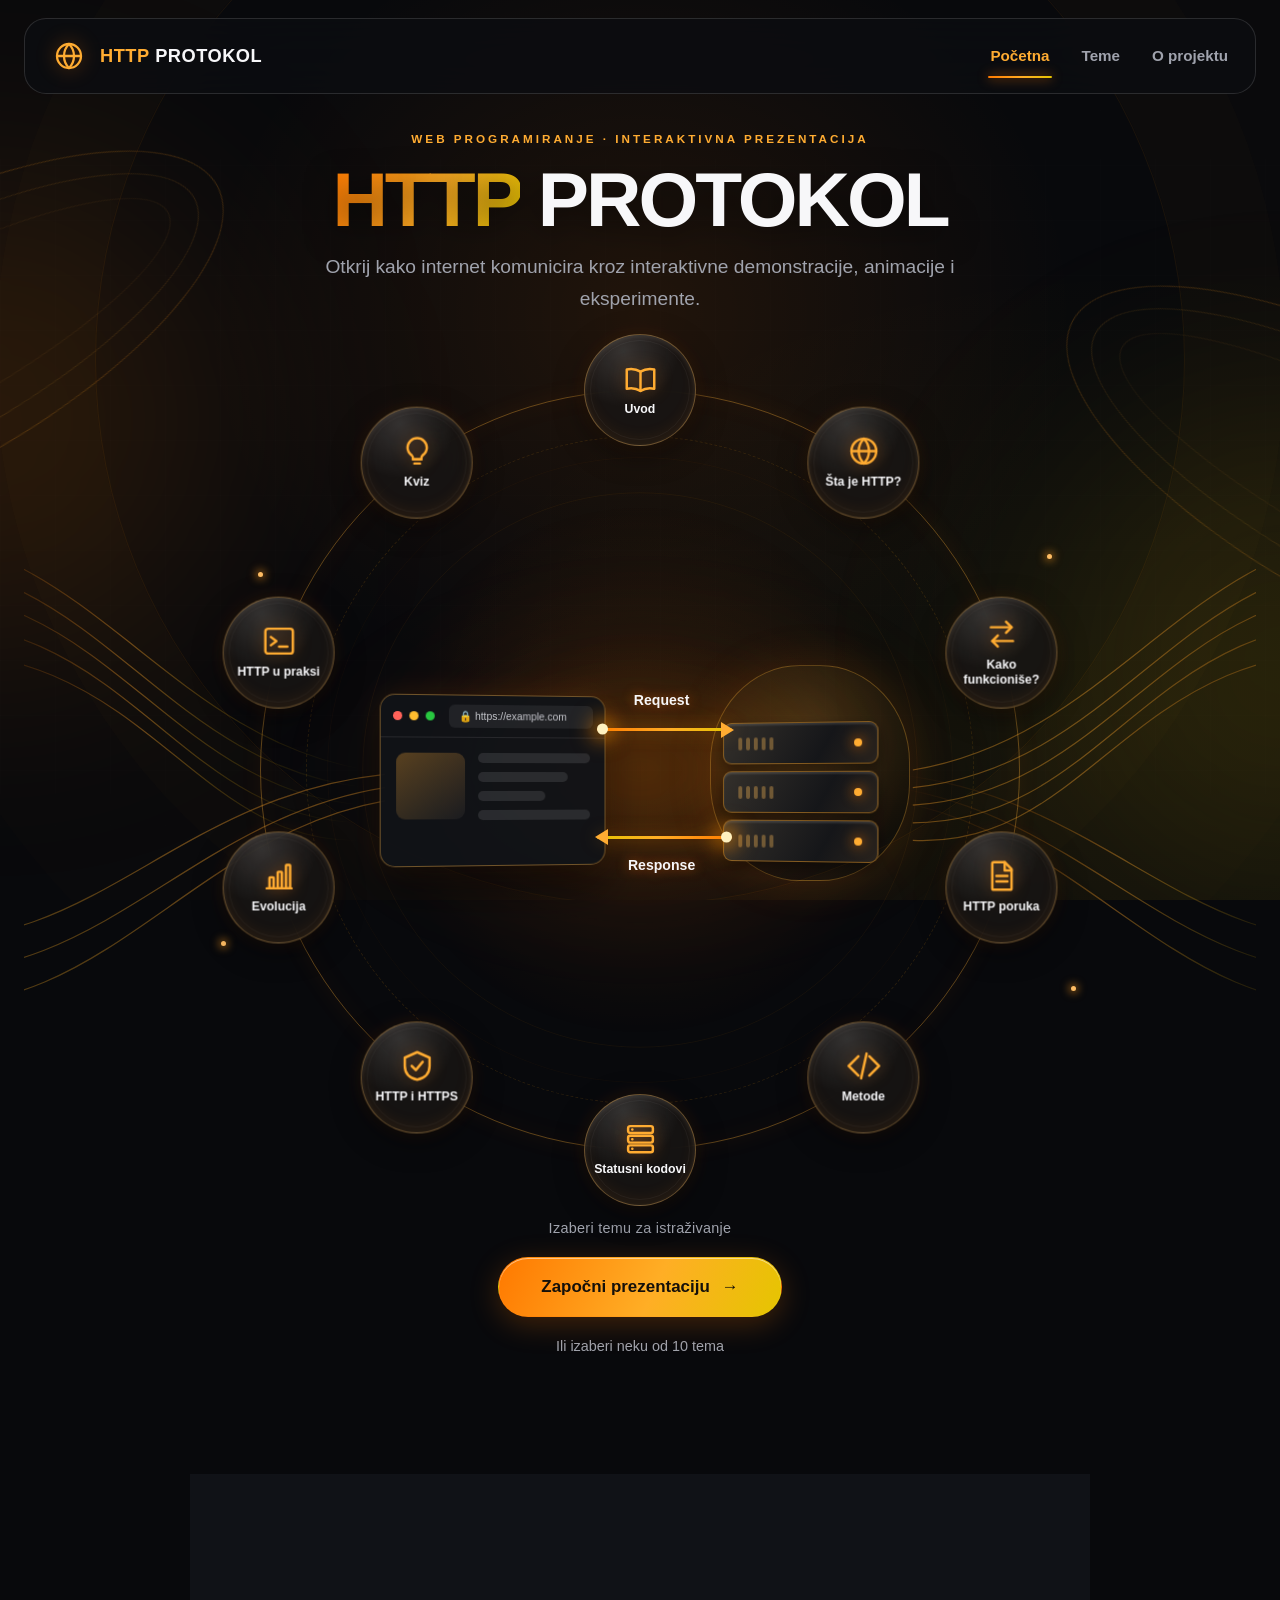
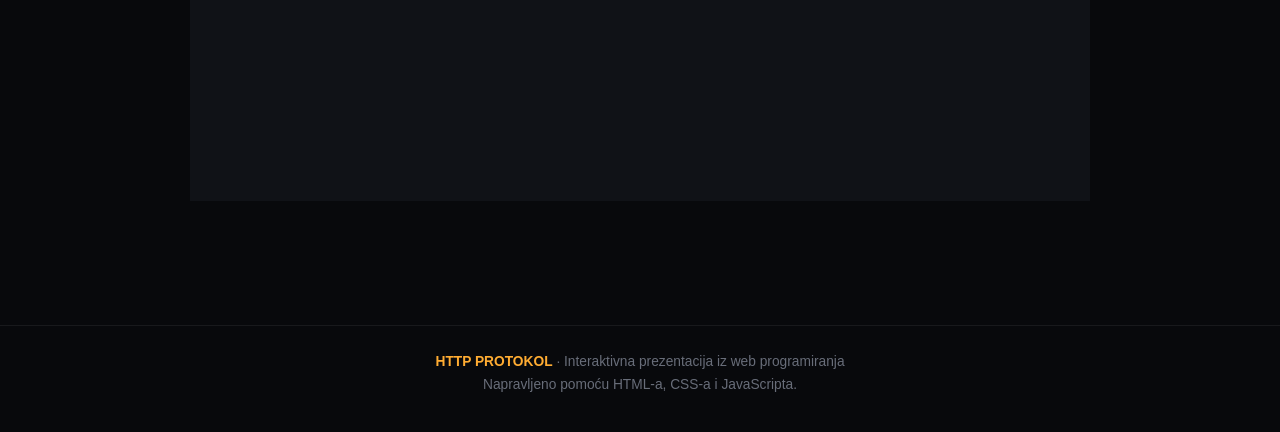
<file: index.html>
<!DOCTYPE html>
<html lang="sr">
<head>
  <meta charset="UTF-8">
  <meta name="viewport" content="width=device-width, initial-scale=1.0">
  <meta name="theme-color" content="#08090c">
  <meta name="description" content="Interaktivna prezentacija o HTTP protokolu, web komunikaciji, metodama, statusnim kodovima i HTTPS-u.">

  <title>HTTP Protokol | Interaktivna prezentacija</title>
  <link rel="icon" type="image/png" href="./slike/ikonica.png">
  

  <link rel="stylesheet" href="style.css">

  <style>
    /* Dodatni stilovi početne stranice */

    .home-main {
      position: relative;
      padding-bottom: 55px;
    }

    .home-hero {
      padding: 35px 0 5px;
    }

    .home-title {
      font-size: clamp(3rem, 6vw, 5.4rem);
    }

    .home-subtitle {
      margin-top: 12px;
    }

    .hero-eyebrow {
      margin-bottom: 12px;
      color: var(--orange-light);
      font-size: 0.73rem;
      font-weight: 750;
      letter-spacing: 3px;
      text-transform: uppercase;
    }

    .home-ambient-art {
      position: absolute;
      inset: 0;
      z-index: -1;
      width: 100%;
      height: 100%;
      pointer-events: none;
      opacity: 0.75;
    }

    .orbit-stage {
      height: calc(var(--orbit-size) + 140px);
      margin-top: 0;
      scroll-margin-top: 25px;
    }

    .orbit-node {
      text-decoration: none;
    }

    .orbit-node::after {
      content: "";
      position: absolute;
      inset: 5px;
      border-radius: inherit;
      border: 1px solid rgba(255,255,255,0.045);
      pointer-events: none;
    }

    .orbit-node:hover .node-icon,
    .orbit-node:focus-visible .node-icon {
      filter: drop-shadow(
        0 0 13px rgba(255,170,42,0.85)
      );
    }

    .orbit-caption {
      min-height: 24px;
      margin: -3px auto 16px;
      color: var(--muted);
      text-align: center;
      font-size: 0.9rem;
      letter-spacing: 0.3px;
    }

    .home-cta {
      text-align: center;
      margin-top: 0;
    }

    .home-cta .btn-primary {
      min-width: 280px;
    }

    .secondary-link {
      display: inline-block;
      margin-top: 18px;
      color: var(--muted);
      font-size: 0.9rem;
      transition: color 0.2s;
    }

    .secondary-link:hover {
      color: var(--orange-light);
    }

    .connection-core::before {
      content: "";
      position: absolute;
      inset: -65px -85px;
      z-index: -1;
      border-radius: 50%;
      background: radial-gradient(
        ellipse,
        rgba(255,121,0,0.085) 0%,
        rgba(255,121,0,0.025) 46%,
        transparent 72%
      );
      filter: blur(10px);
    }

    /* Dekorativne čestice */

    .orbit-spark {
      position: absolute;
      z-index: 0;
      width: 5px;
      height: 5px;
      border-radius: 50%;
      background: #ffbd64;
      box-shadow: 0 0 9px 2px rgba(255,155,30,0.6);
      animation: spark-pulse 3s ease-in-out infinite;
      pointer-events: none;
    }

    @keyframes spark-pulse {
      0%, 100% {
        opacity: 0.3;
        transform: scale(0.7);
      }

      50% {
        opacity: 1;
        transform: scale(1.35);
      }
    }

    /* Sekcija o projektu */

    .about-section {
      max-width: 900px;
      margin: 115px auto 35px;
      scroll-margin-top: 30px;
    }

    .about-panel {
      padding: 35px;
      text-align: center;
    }

    .about-panel h2 {
      margin: 14px 0;
      font-size: clamp(1.5rem,3vw,2.2rem);
    }

    .about-panel p {
      max-width: 650px;
      margin: auto;
      color: var(--muted);
    }

    .about-tech {
      display: flex;
      justify-content: center;
      flex-wrap: wrap;
      gap: 10px;
      margin-top: 24px;
    }

    .about-tech span {
      padding: 7px 16px;
      border-radius: 100px;
      border: 1px solid var(--glass-border);
      background: rgba(255,121,0,0.055);
      color: var(--orange-light);
      font-size: 0.82rem;
      font-weight: 650;
    }

    /* Mobilni prikaz */

    @media (max-width: 760px) {
      .home-hero {
        padding: 40px 0 15px;
      }

      .home-title {
        font-size: clamp(2.7rem,10vw,4.2rem);
      }

      .hero-eyebrow {
        font-size: 0.65rem;
        letter-spacing: 2px;
      }

      .orbit-stage {
        height: auto;
        margin-top: 25px;
      }

      .home-ambient-art,
      .orbit-spark {
        display: none;
      }

      .orbit-caption {
        margin-top: 20px;
      }

      .home-cta .btn-primary {
        width: min(100%,350px);
        min-width: 0;
      }

      .about-section {
        margin-top: 85px;
      }

      .about-panel {
        padding: 26px 18px;
      }
    }

    @media (prefers-reduced-motion: reduce) {
      .orbit-spark {
        animation: none;
      }
    }
  </style>

  <script src="script.js" defer></script>
</head>

<body>

  <!-- Globalna pozadina -->
  <div id="site-background" aria-hidden="true"></div>

  <!-- Navigacija iz script.js -->
  <div id="site-header"></div>

  <main class="page-shell home-main">

    <!-- =====================================
         HERO / NASLOV
         ===================================== -->

    <section class="home-hero fade-up"
             aria-labelledby="home-title">

      <p class="hero-eyebrow">
        Web programiranje · Interaktivna prezentacija
      </p>

      <h1 class="home-title" id="home-title">
        <span class="gradient-text">HTTP</span>
        PROTOKOL
      </h1>

      <p class="home-subtitle">
        Otkrij kako internet komunicira kroz
        interaktivne demonstracije, animacije i eksperimente.
      </p>

    </section>

    <!-- =====================================
         SVG DEFINICIJE IKONICA
         ===================================== -->

    <svg xmlns="http://www.w3.org/2000/svg"
         width="0" height="0"
         style="position:absolute;overflow:hidden"
         aria-hidden="true">

      <symbol id="icon-book" viewBox="0 0 24 24">
        <path d="M12 7c-3.2-2-6.5-2.4-10-1.6v14
                 c3.5-.8 6.8-.4 10 1.6
                 c3.2-2 6.5-2.4 10-1.6v-14
                 c-3.5-.8-6.8-.4-10 1.6Z"/>
        <path d="M12 7v14"/>
      </symbol>

      <symbol id="icon-globe" viewBox="0 0 24 24">
        <circle cx="12" cy="12" r="9"/>
        <path d="M3 12h18"/>
        <path d="M12 3c-5 5-5 13 0 18"/>
        <path d="M12 3c5 5 5 13 0 18"/>
      </symbol>

      <symbol id="icon-flow" viewBox="0 0 24 24">
        <path d="M4 7h15"/>
        <path d="m15 3 4 4-4 4"/>
        <path d="M20 17H5"/>
        <path d="m9 13-4 4 4 4"/>
      </symbol>

      <symbol id="icon-file" viewBox="0 0 24 24">
        <path d="M6 2h8l5 5v14
                 a1 1 0 0 1-1 1H6
                 a1 1 0 0 1-1-1V3
                 a1 1 0 0 1 1-1Z"/>
        <path d="M14 2v6h5"/>
        <path d="M8 12h8M8 16h8"/>
      </symbol>

      <symbol id="icon-code" viewBox="0 0 24 24">
        <path d="m8 5-7 7 7 7"/>
        <path d="m16 5 7 7-7 7"/>
        <path d="m14 3-4 18"/>
      </symbol>

      <symbol id="icon-status" viewBox="0 0 24 24">
        <rect x="3" y="3" width="18" height="5" rx="1.5"/>
        <rect x="3" y="10" width="18" height="5" rx="1.5"/>
        <rect x="3" y="17" width="18" height="5" rx="1.5"/>
        <path d="M6 5.5h.1M6 12.5h.1M6 19.5h.1"/>
      </symbol>

      <symbol id="icon-shield" viewBox="0 0 24 24">
        <path d="M12 2 21 6v6c0 6-4.1 9-9 10
                 -4.9-1-9-4-9-10V6Z"/>
        <path d="m8 12 3 3 5-6"/>
      </symbol>

      <symbol id="icon-chart" viewBox="0 0 24 24">
        <path d="M3 21h18"/>
        <rect x="5" y="13" width="3" height="8" rx="0.5"/>
        <rect x="11" y="9" width="3" height="12" rx="0.5"/>
        <rect x="17" y="4" width="3" height="17" rx="0.5"/>
      </symbol>

      <symbol id="icon-terminal" viewBox="0 0 24 24">
        <rect x="2" y="3" width="20" height="18" rx="2"/>
        <path d="m6 9 4 3-4 3"/>
        <path d="M12 16h6"/>
      </symbol>

      <symbol id="icon-lightbulb" viewBox="0 0 24 24">
        <path d="M9 18h6M10 21h4"/>
        <path d="M8 15c-1.8-1.3-3-3.2-3-5.5
                 a7 7 0 0 1 14 0
                 c0 2.3-1.2 4.2-3 5.5
                 -.8.6-1 1.2-1 3H9
                 c0-1.8-.2-2.4-1-3Z"/>
      </symbol>

    </svg>

    <!-- =====================================
         ORBITALNA MAPA TEMA
         ===================================== -->

    <nav class="orbit-stage"
         id="teme"
         aria-label="Izbor tema prezentacije">

      <!-- Pozadinske parametarske krive -->

      <svg class="home-ambient-art"
           viewBox="0 0 1400 600"
           preserveAspectRatio="xMidYMid meet"
           aria-hidden="true">

        <defs>

          <linearGradient id="parametricGradient"
                          x1="0" y1="0" x2="1" y2="1">
            <stop offset="0%" stop-color="#ff7900"
                  stop-opacity="0"/>
            <stop offset="50%" stop-color="#ffa72e"
                  stop-opacity="0.5"/>
            <stop offset="100%" stop-color="#e5c500"
                  stop-opacity="0"/>
          </linearGradient>

          <radialGradient id="centralGlow">
            <stop offset="0%" stop-color="#ff7900"
                  stop-opacity="0.15"/>
            <stop offset="100%" stop-color="#ff7900"
                  stop-opacity="0"/>
          </radialGradient>

        </defs>

        <circle cx="700" cy="300" r="310"
                fill="url(#centralGlow)"/>

        <!-- Leve parametarske linije -->

        <g fill="none"
           stroke="url(#parametricGradient)"
           stroke-width="1.4">

          <path d="M-180 30 C70 20 150 260 390 300"/>
          <path d="M-180 65 C80 40 145 295 390 320"/>
          <path d="M-180 100 C95 65 150 325 390 340"/>
          <path d="M-180 135 C120 95 160 360 390 360"/>
          <path d="M-180 170 C140 125 175 390 390 380"/>

          <path d="M-140 560 C80 600 185 375 410 335"/>
          <path d="M-140 525 C80 555 185 355 410 320"/>
          <path d="M-140 490 C75 515 170 330 410 305"/>

        </g>

        <!-- Desne parametarske linije -->

        <g fill="none"
           stroke="url(#parametricGradient)"
           stroke-width="1.4">

          <path d="M1580 30 C1330 20 1250 260 1010 300"/>
          <path d="M1580 65 C1320 40 1255 295 1010 320"/>
          <path d="M1580 100 C1305 65 1250 325 1010 340"/>
          <path d="M1580 135 C1280 95 1240 360 1010 360"/>
          <path d="M1580 170 C1260 125 1225 390 1010 380"/>

          <path d="M1540 560 C1320 600 1215 375 990 335"/>
          <path d="M1540 525 C1320 555 1215 355 990 320"/>
          <path d="M1540 490 C1325 515 1230 330 990 305"/>

        </g>

        <!-- Dekorativni kružni prstenovi -->

        <circle cx="700" cy="300" r="315"
                fill="none"
                stroke="#ff9b24"
                stroke-width="0.7"
                stroke-opacity="0.12"/>

        <circle cx="700" cy="300" r="355"
                fill="none"
                stroke="#ff9b24"
                stroke-width="0.7"
                stroke-opacity="0.08"/>

      </svg>

      <!-- Prava kružna orbitalna putanja -->

      <div class="orbit-path" aria-hidden="true"></div>

      <!-- Dekorativne čestice -->

      <span class="orbit-spark"
            style="left:19%;top:28%;"></span>

      <span class="orbit-spark"
            style="left:83%;top:26%;animation-delay:0.7s"></span>

      <span class="orbit-spark"
            style="left:16%;top:69%;animation-delay:1.3s"></span>

      <span class="orbit-spark"
            style="left:85%;top:74%;animation-delay:2s"></span>

      <span class="orbit-spark"
            style="left:48%;top:90%;animation-delay:0.4s"></span>

      <!-- =====================================
           CENTRALNA ILUSTRACIJA
           ===================================== -->

      <div class="connection-core"
           role="img"
           aria-label="Browser šalje HTTP zahtev serveru,
                       a server vraća HTTP odgovor.">

        <div class="connection-glow"></div>

        <!-- Browser -->

        <div class="browser-card">

          <div class="browser-topbar">

            <span class="browser-dot"></span>
            <span class="browser-dot"></span>
            <span class="browser-dot"></span>

            <span class="browser-url">
              &#128274; https://example.com
            </span>

          </div>

          <div class="browser-content">

            <div class="browser-image"></div>

            <div class="browser-lines">
              <span></span>
              <span></span>
              <span></span>
              <span></span>
            </div>

          </div>

        </div>

        <!-- Server -->

        <div class="server-cloud"></div>

        <div class="server-stack">

          <div class="server-unit">
            <div class="server-vents">
              <span></span><span></span><span></span>
              <span></span><span></span>
            </div>
            <span class="server-light"></span>
          </div>

          <div class="server-unit">
            <div class="server-vents">
              <span></span><span></span><span></span>
              <span></span><span></span>
            </div>
            <span class="server-light"
                  style="animation-delay:0.6s"></span>
          </div>

          <div class="server-unit">
            <div class="server-vents">
              <span></span><span></span><span></span>
              <span></span><span></span>
            </div>
            <span class="server-light"
                  style="animation-delay:1.2s"></span>
          </div>

        </div>

        <!-- HTTP zahtev -->

        <span class="flow-label request">
          Request
        </span>

        <div class="traffic-line request">
          <span class="traffic-particle"></span>
        </div>

        <!-- HTTP odgovor -->

        <span class="flow-label response">
          Response
        </span>

        <div class="traffic-line response">
          <span class="traffic-particle"
                style="animation-delay:1.2s"></span>
        </div>

      </div>

      <!-- =====================================
           KRUŽNA ORBITA — 10 TEMA
           ===================================== -->

      <div class="orbit-wheel">

        <!-- 01 — UVOD -->

        <a href="uvod.html"
           class="orbit-node"
           style="--angle:0deg;"
           data-title="01 — Uvod"
           aria-label="Otvori temu 1: Uvod">

          <span class="orbit-face">

            <span class="node-icon">
              <svg viewBox="0 0 24 24"
                   fill="none" stroke="currentColor"
                   stroke-width="1.8"
                   stroke-linecap="round"
                   stroke-linejoin="round">
                <use href="#icon-book"></use>
              </svg>
            </span>

            <span class="node-label">Uvod</span>

          </span>
        </a>

        <!-- 02 — ŠTA JE HTTP? -->

        <a href="sta_je_http.html"
           class="orbit-node"
           style="--angle:36deg;"
           data-title="02 — Šta je HTTP?"
           aria-label="Otvori temu 2: Šta je HTTP?">

          <span class="orbit-face">

            <span class="node-icon">
              <svg viewBox="0 0 24 24"
                   fill="none" stroke="currentColor"
                   stroke-width="1.8"
                   stroke-linecap="round"
                   stroke-linejoin="round">
                <use href="#icon-globe"></use>
              </svg>
            </span>

            <span class="node-label">Šta je HTTP?</span>

          </span>
        </a>

        <!-- 03 — KAKO FUNKCIONIŠE? -->

        <a href="kako_funkcionise.html"
           class="orbit-node"
           style="--angle:72deg;"
           data-title="03 — Kako HTTP funkcioniše?"
           aria-label="Otvori temu 3: Kako funkcioniše?">

          <span class="orbit-face">

            <span class="node-icon">
              <svg viewBox="0 0 24 24"
                   fill="none" stroke="currentColor"
                   stroke-width="1.8"
                   stroke-linecap="round"
                   stroke-linejoin="round">
                <use href="#icon-flow"></use>
              </svg>
            </span>

            <span class="node-label">
              Kako funkcioniše?
            </span>

          </span>
        </a>

        <!-- 04 — HTTP PORUKA -->

        <a href="http_poruka.html"
           class="orbit-node"
           style="--angle:108deg;"
           data-title="04 — Struktura HTTP poruke"
           aria-label="Otvori temu 4: HTTP poruka">

          <span class="orbit-face">

            <span class="node-icon">
              <svg viewBox="0 0 24 24"
                   fill="none" stroke="currentColor"
                   stroke-width="1.8"
                   stroke-linecap="round"
                   stroke-linejoin="round">
                <use href="#icon-file"></use>
              </svg>
            </span>

            <span class="node-label">HTTP poruka</span>

          </span>
        </a>

        <!-- 05 — HTTP METODE -->

        <a href="http_metode.html"
           class="orbit-node"
           style="--angle:144deg;"
           data-title="05 — HTTP metode"
           aria-label="Otvori temu 5: HTTP metode">

          <span class="orbit-face">

            <span class="node-icon">
              <svg viewBox="0 0 24 24"
                   fill="none" stroke="currentColor"
                   stroke-width="1.8"
                   stroke-linecap="round"
                   stroke-linejoin="round">
                <use href="#icon-code"></use>
              </svg>
            </span>

            <span class="node-label">Metode</span>

          </span>
        </a>

        <!-- 06 — STATUSNI KODOVI -->

        <a href="statusni_kodovi.html"
           class="orbit-node"
           style="--angle:180deg;"
           data-title="06 — HTTP statusni kodovi"
           aria-label="Otvori temu 6: Statusni kodovi">

          <span class="orbit-face">

            <span class="node-icon">
              <svg viewBox="0 0 24 24"
                   fill="none" stroke="currentColor"
                   stroke-width="1.8"
                   stroke-linecap="round"
                   stroke-linejoin="round">
                <use href="#icon-status"></use>
              </svg>
            </span>

            <span class="node-label">
              Statusni kodovi
            </span>

          </span>
        </a>

        <!-- 07 — HTTP I HTTPS -->

        <a href="http_https.html"
           class="orbit-node"
           style="--angle:216deg;"
           data-title="07 — HTTP i HTTPS"
           aria-label="Otvori temu 7: HTTP i HTTPS">

          <span class="orbit-face">

            <span class="node-icon">
              <svg viewBox="0 0 24 24"
                   fill="none" stroke="currentColor"
                   stroke-width="1.8"
                   stroke-linecap="round"
                   stroke-linejoin="round">
                <use href="#icon-shield"></use>
              </svg>
            </span>

            <span class="node-label">
              HTTP i HTTPS
            </span>

          </span>
        </a>

        <!-- 08 — EVOLUCIJA -->

        <a href="evolucija.html"
           class="orbit-node"
           style="--angle:252deg;"
           data-title="08 — Evolucija HTTP protokola"
           aria-label="Otvori temu 8: Evolucija HTTP-a">

          <span class="orbit-face">

            <span class="node-icon">
              <svg viewBox="0 0 24 24"
                   fill="none" stroke="currentColor"
                   stroke-width="1.8"
                   stroke-linecap="round"
                   stroke-linejoin="round">
                <use href="#icon-chart"></use>
              </svg>
            </span>

            <span class="node-label">Evolucija</span>

          </span>
        </a>

        <!-- 09 — HTTP U PRAKSI -->

        <a href="http_u_praksi.html"
           class="orbit-node"
           style="--angle:288deg;"
           data-title="09 — HTTP u praksi"
           aria-label="Otvori temu 9: HTTP u praksi">

          <span class="orbit-face">

            <span class="node-icon">
              <svg viewBox="0 0 24 24"
                   fill="none" stroke="currentColor"
                   stroke-width="1.8"
                   stroke-linecap="round"
                   stroke-linejoin="round">
                <use href="#icon-terminal"></use>
              </svg>
            </span>

            <span class="node-label">
              HTTP u praksi
            </span>

          </span>
        </a>

        <!-- 10 — KVIZ -->

        <a href="kviz.html"
           class="orbit-node"
           style="--angle:324deg;"
           data-title="10 — Kviz i zaključak"
           aria-label="Otvori temu 10: Kviz">

          <span class="orbit-face">

            <span class="node-icon">
              <svg viewBox="0 0 24 24"
                   fill="none" stroke="currentColor"
                   stroke-width="1.8"
                   stroke-linecap="round"
                   stroke-linejoin="round">
                <use href="#icon-lightbulb"></use>
              </svg>
            </span>

            <span class="node-label">Kviz</span>

          </span>
        </a>

      </div>

    </nav>

    <!-- =====================================
         POZIV NA AKCIJU
         ===================================== -->

    <p class="orbit-caption"
       id="orbit-caption"
       aria-live="polite">
      Izaberi temu za istraživanje
    </p>

    <div class="home-cta">

      <a href="uvod.html"
         class="btn btn-primary btn-large">
        Započni prezentaciju
        <span aria-hidden="true">→</span>
      </a>

      <div>
        <a href="#teme" class="secondary-link">
          Ili izaberi neku od 10 tema
        </a>
      </div>

    </div>

    <!-- =====================================
         O PROJEKTU
         ===================================== -->

    <section class="about-section"
             id="o-projektu"
             aria-labelledby="about-title">

      <div class="glass-card about-panel">

        <span class="section-label">
          O projektu
        </span>

        <h2 id="about-title">
          Internet počinje
          <span class="gradient-text">
            komunikacijom.
          </span>
        </h2>

        <p>
          Ovaj edukativni web sajt istražuje HTTP protokol
          kroz animacije, praktične primere i interaktivne
          demonstracije. Saznaj kako browser i server
          razmenjuju podatke i kako funkcioniše
          savremeni web.
        </p>

        <div class="about-tech">
          <span>HTML5</span>
          <span>CSS3</span>
          <span>JavaScript</span>
          <span>HTTP / HTTPS</span>
          <span>GitHub Pages</span>
        </div>

      </div>

    </section>

  </main>

  <!-- Footer iz script.js -->
  <div id="site-footer"></div>

</body>
</html>
</file>
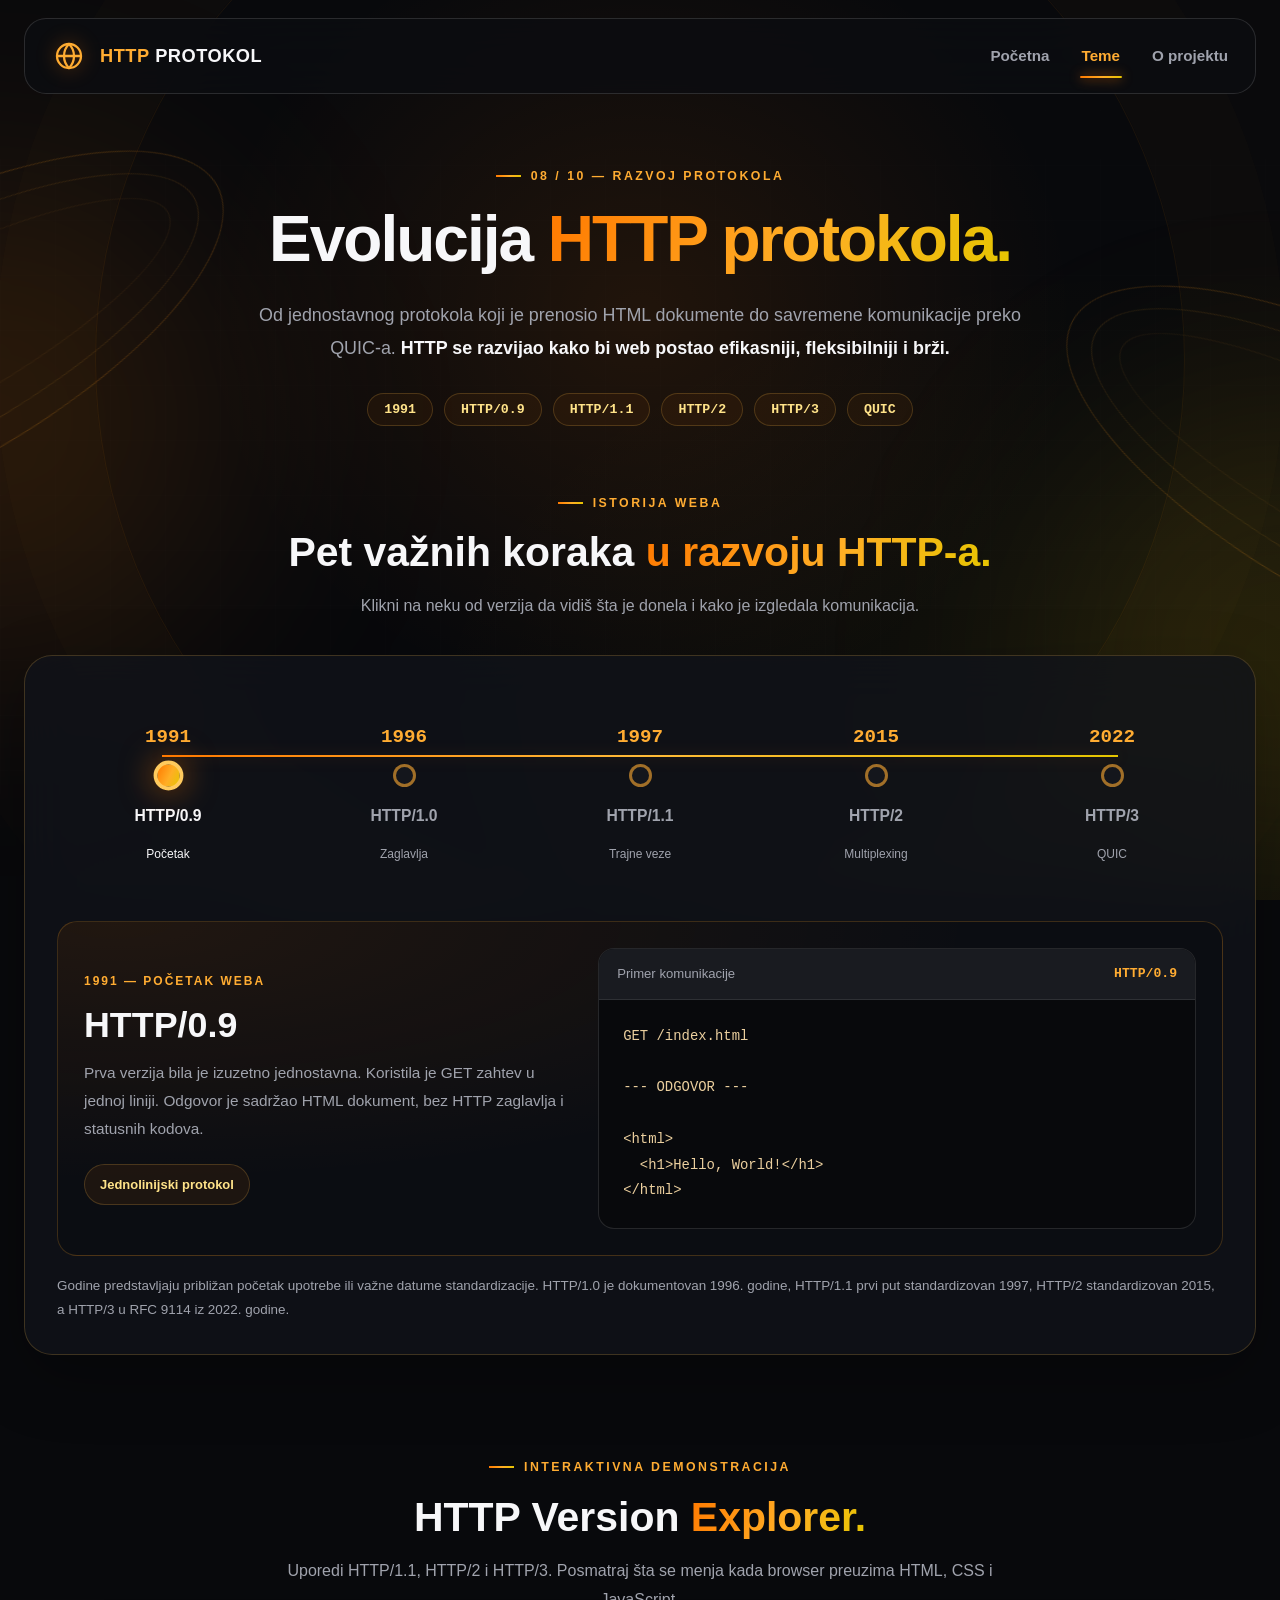
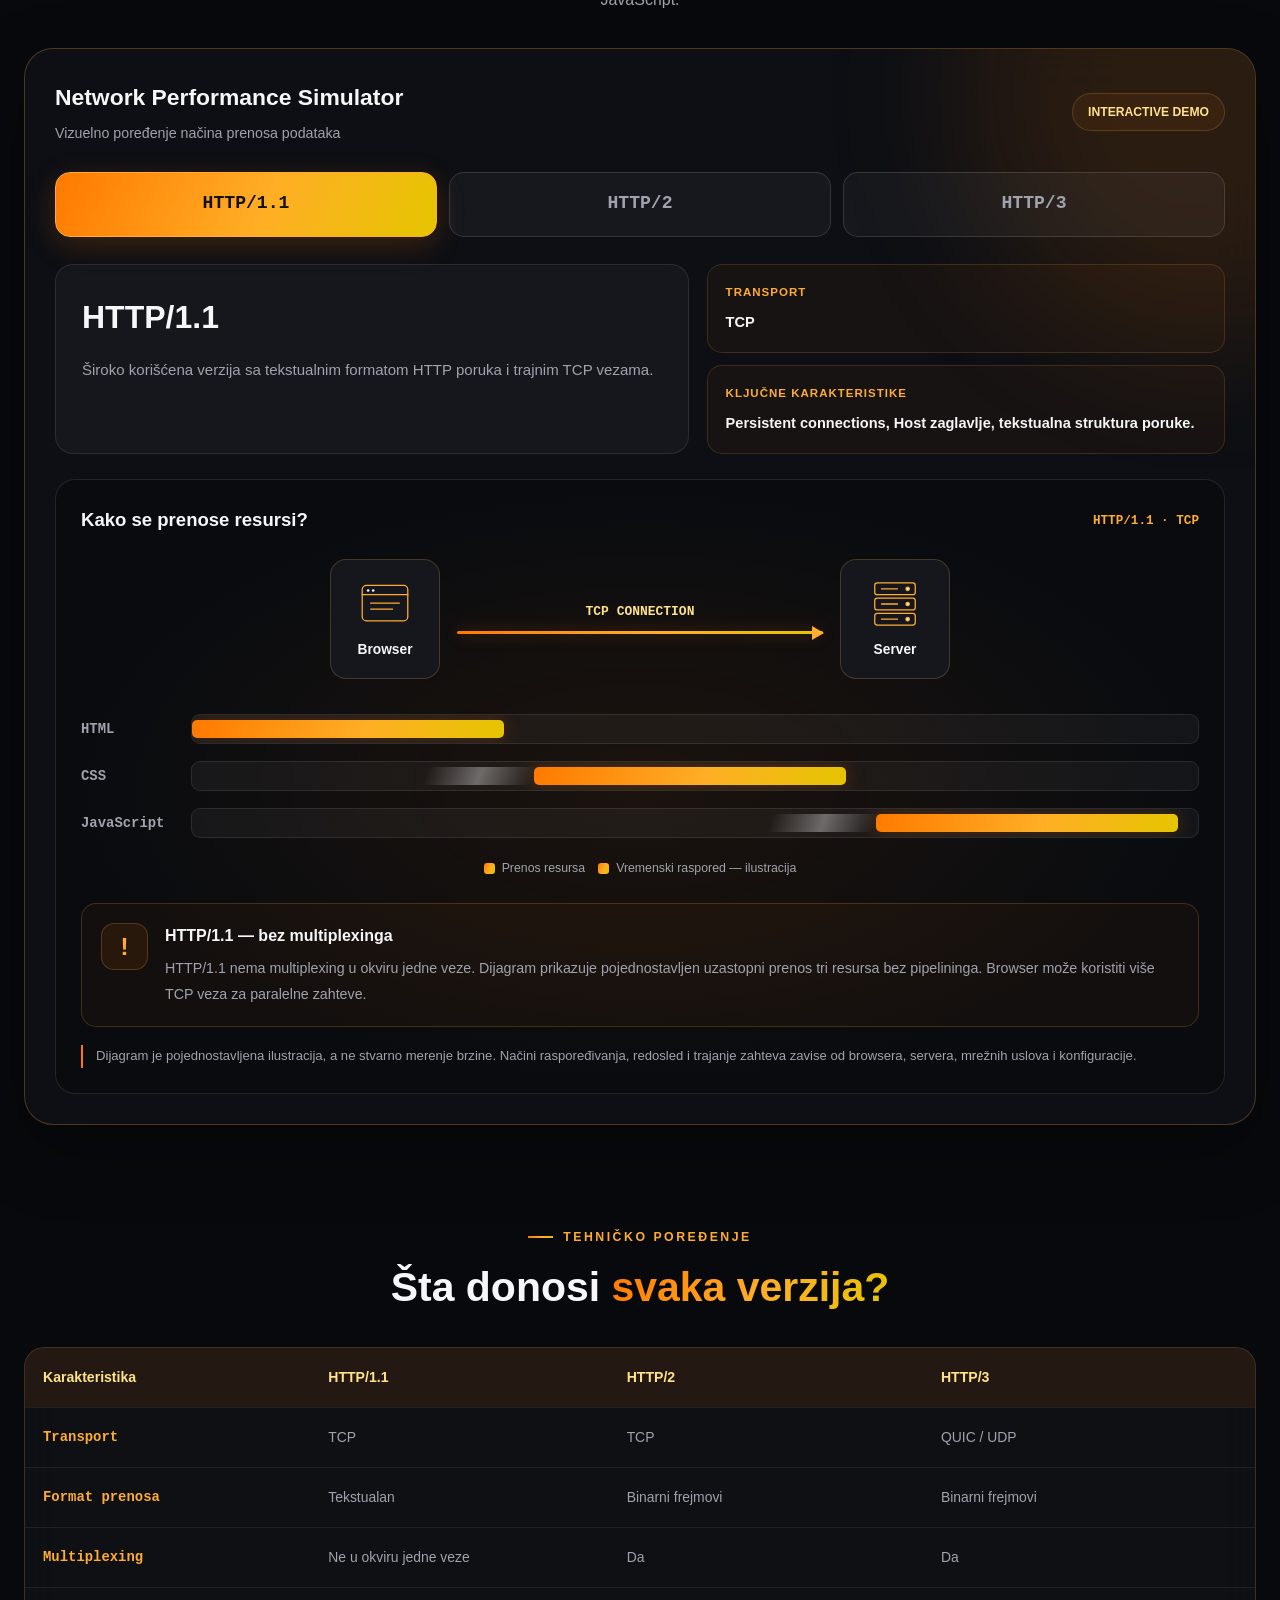
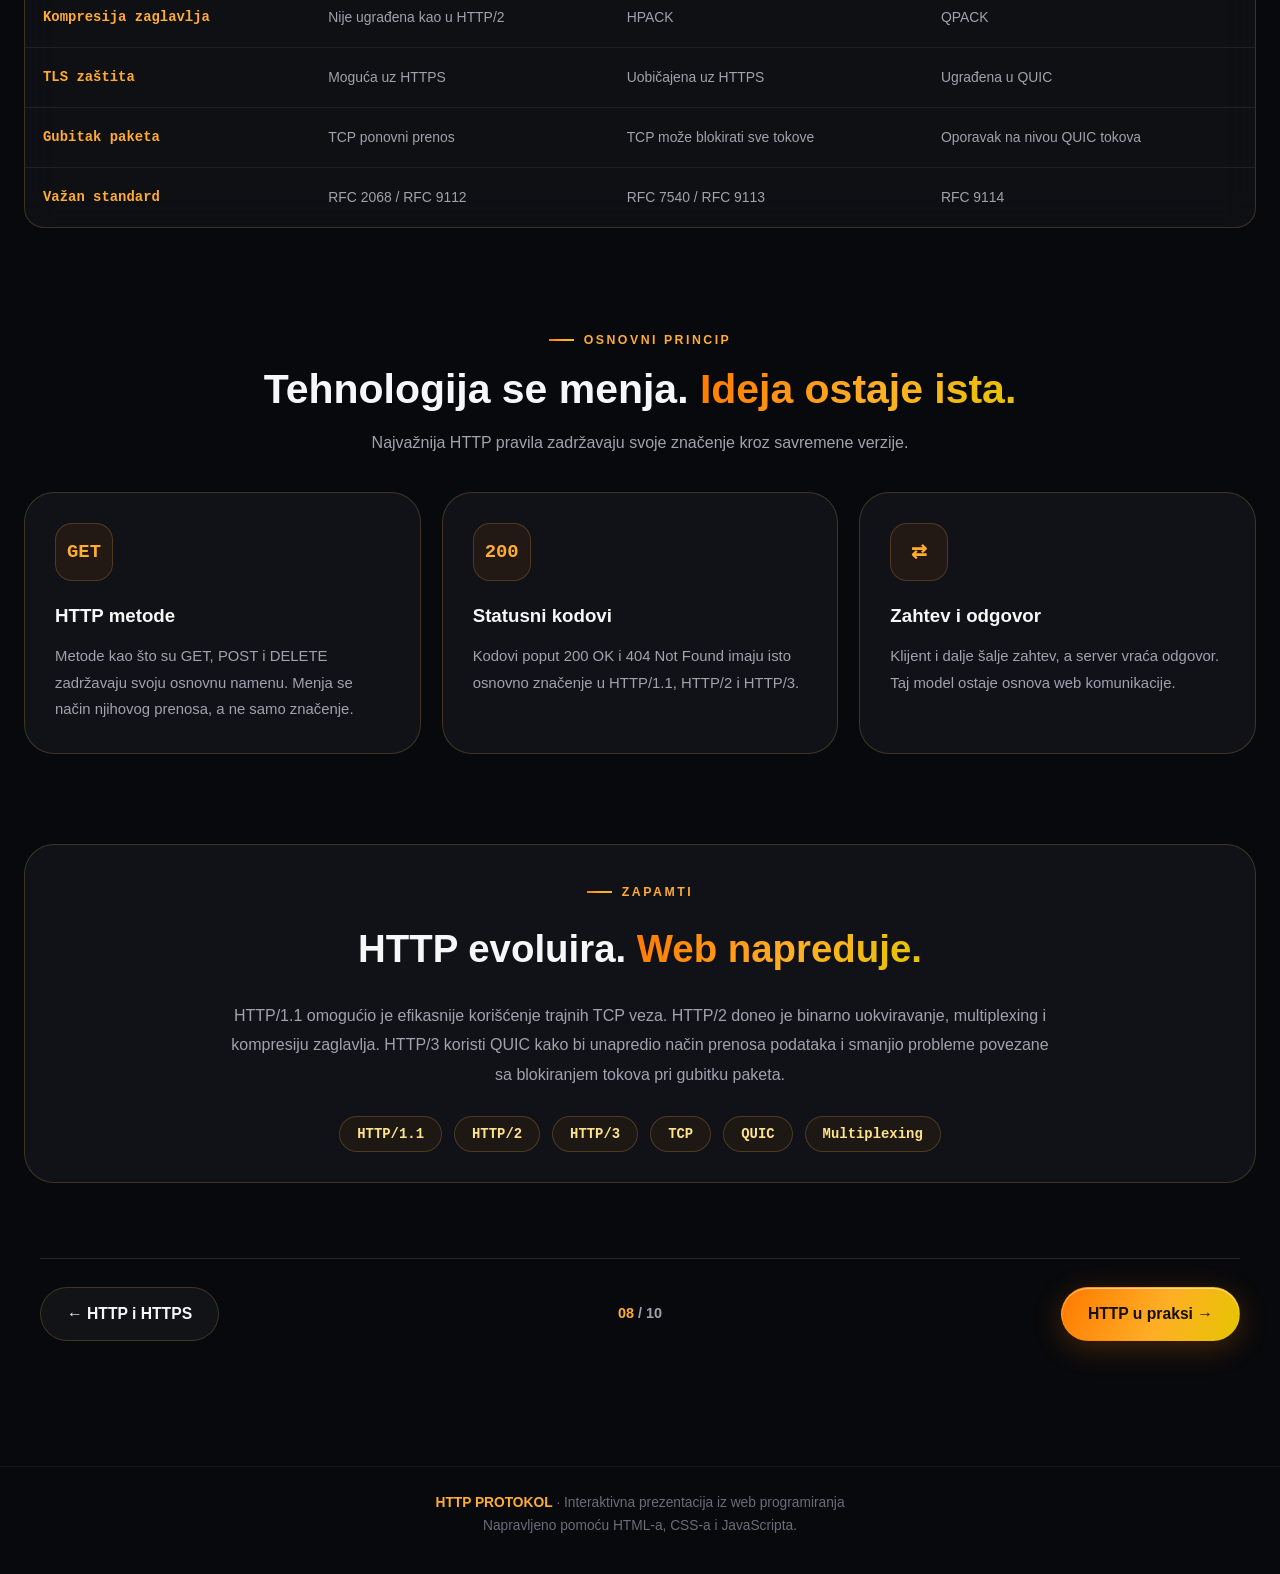
<file: evolucija.html>
<!DOCTYPE html>
<html lang="sr">
<head>
  <meta charset="UTF-8">
  <meta name="viewport"
        content="width=device-width, initial-scale=1.0">
  <meta name="theme-color" content="#08090c">

  <meta name="description"
        content="Interaktivna istorija HTTP protokola, od HTTP/0.9 do HTTP/3, sa animiranim poređenjem TCP i QUIC transporta.">

  <title>Evolucija HTTP-a | HTTP Protokol</title>
  <link rel="icon" type="image/png" href="./slike/ikonica.png">
  

  <link rel="stylesheet" href="style.css">

  <link rel="stylesheet" href="style.css">

  <style>

    /* =====================================
       01 — HERO
       ===================================== */

    .evolution-hero {
      max-width: 970px;
      margin: 0 auto 60px;
      text-align: center;
    }

    .evolution-hero h1 {
      margin: 18px 0 23px;
      font-size: clamp(2.8rem, 5vw, 5.1rem);
      font-weight: 900;
      line-height: 1.12;
      letter-spacing: -2px;
    }

    .evolution-hero p {
      max-width: 770px;
      margin: auto;
      color: var(--muted);
      font-size: 1.12rem;
      line-height: 1.85;
    }

    .evolution-hero strong {
      color: var(--white);
    }

    .evolution-labels {
      display: flex;
      justify-content: center;
      flex-wrap: wrap;
      gap: 11px;
      margin-top: 28px;
    }

    .evolution-labels span {
      padding: 8px 16px;
      border: 1px solid var(--glass-border);
      border-radius: 99px;
      background: rgba(255,121,0,0.06);
      color: var(--gold-light);
      font: 750 0.83rem Consolas, monospace;
    }

    /* =====================================
       02 — NASLOVI SEKCIJA
       ===================================== */

    .section-heading {
      text-align: center;
      margin-bottom: 34px;
    }

    .section-heading h2 {
      margin: 14px 0;
      font-size: clamp(1.9rem, 3.2vw, 2.8rem);
      line-height: 1.25;
    }

    .section-heading p {
      max-width: 750px;
      margin: auto;
      color: var(--muted);
      line-height: 1.8;
    }

    /* =====================================
       03 — INTERAKTIVNA VREMENSKA LINIJA
       ===================================== */

    .history-section {
      position: relative;
    }

    .history-panel {
      padding: 32px;
      border: 1px solid var(--glass-border);
      border-radius: 28px;
      background: rgba(17,19,25,0.80);
      backdrop-filter: blur(23px);
      box-shadow: 0 22px 65px rgba(0,0,0,0.28);
      overflow: hidden;
    }

    .history-timeline {
      position: relative;
      display: grid;
      grid-template-columns: repeat(5, minmax(0,1fr));
      gap: 14px;
      padding: 31px 0;
      margin-bottom: 20px;
    }

    .history-timeline::before {
      content: "";
      position: absolute;
      left: 9%;
      right: 9%;
      top: 67px;
      height: 2px;
      background: linear-gradient(
        90deg,
        #ff7900,
        #ffba38,
        #e5c500
      );
      box-shadow: 0 0 15px rgba(255,121,0,0.25);
      pointer-events: none;
    }

    .history-node {
      position: relative;
      z-index: 2;
      display: flex;
      flex-direction: column;
      align-items: center;
      gap: 16px;
      padding: 7px;
      border: 0;
      border-radius: 17px;
      color: var(--muted);
      background: transparent;
      text-align: center;
      transition: transform 0.25s, color 0.25s;
    }

    .history-node:hover {
      transform: translateY(-5px);
      color: var(--white);
    }

    .history-node.active {
      color: var(--white);
    }

    .history-year {
      color: var(--orange-light);
      font: 900 1.2rem Consolas, monospace;
    }

    .history-point {
      display: grid;
      place-items: center;
      width: 23px;
      height: 23px;
      background: #14161c;
      border: 3px solid rgba(255,171,49,0.60);
      border-radius: 50%;
      transition:
        background 0.3s,
        box-shadow 0.3s,
        transform 0.3s;
    }

    .history-node.active .history-point {
      background: var(--gradient);
      border-color: #ffca5d;
      transform: scale(1.3);
      box-shadow: 0 0 25px rgba(255,121,0,0.55);
    }

    .history-version {
      font-weight: 800;
      font-size: 0.98rem;
    }

    .history-small {
      font-size: 0.75rem;
      line-height: 1.5;
    }

    /* =====================================
       04 — INFORMACIJE O VERZIJI
       ===================================== */

    .history-details {
      display: grid;
      grid-template-columns: 0.9fr 1.1fr;
      gap: 25px;
      margin-top: 18px;
      padding: 26px;
      background:
        radial-gradient(
          ellipse at 5% 0%,
          rgba(255,121,0,0.09),
          transparent 55%
        ),
        #0b0d12;
      border-radius: 20px;
      border: 1px solid rgba(255,171,49,0.20);
    }

    .history-info {
      display: flex;
      flex-direction: column;
      justify-content: center;
      gap: 11px;
    }

    .history-eyebrow {
      color: var(--orange-light);
      font-size: 0.75rem;
      font-weight: 800;
      letter-spacing: 2px;
    }

    .history-info h3 {
      font-size: clamp(1.6rem, 2.8vw, 2.5rem);
      line-height: 1.25;
    }

    .history-info p {
      color: var(--muted);
      line-height: 1.85;
      font-size: 0.96rem;
    }

    .history-highlight {
      display: inline-flex;
      align-items: center;
      align-self: flex-start;
      margin-top: 9px;
      padding: 9px 15px;
      border-radius: 99px;
      border: 1px solid var(--glass-border);
      background: rgba(255,121,0,0.075);
      color: var(--gold-light);
      font-size: 0.81rem;
      font-weight: 750;
    }

    .history-example {
      min-width: 0;
      overflow: hidden;
      border: 1px solid rgba(255,255,255,0.12);
      border-radius: 16px;
      background: #08090c;
    }

    .history-example-header {
      display: flex;
      align-items: center;
      justify-content: space-between;
      flex-wrap: wrap;
      gap: 10px;
      padding: 14px 18px;
      background: #191b20;
      border-bottom: 1px solid rgba(255,255,255,0.09);
      color: var(--muted);
      font-size: 0.82rem;
    }

    .history-example-header strong {
      color: var(--orange-light);
      font-family: Consolas, monospace;
    }

    .history-example pre {
      min-height: 190px;
      padding: 24px;
      color: #ecd09f;
      font: 0.87rem/1.85 Consolas, monospace;
      white-space: pre-wrap;
      overflow-wrap: anywhere;
    }

    .history-note {
      margin-top: 18px;
      color: var(--muted);
      font-size: 0.84rem;
      line-height: 1.8;
    }

    /* =====================================
       05 — VERSION EXPLORER
       ===================================== */

    .explorer-section {
      margin-top: 95px;
    }

    .version-lab {
      position: relative;
      isolation: isolate;
      overflow: hidden;
      border-radius: 29px;
      border: 1px solid rgba(255,171,49,0.27);
      background: rgba(15,17,23,0.85);
      backdrop-filter: blur(24px);
      padding: 30px;
      box-shadow: 0 25px 70px rgba(0,0,0,0.30);
    }

    .version-lab::before {
      content: "";
      position: absolute;
      z-index: -1;
      top: -200px;
      right: -200px;
      width: 490px;
      height: 490px;
      border-radius: 50%;
      background: rgba(255,121,0,0.12);
      filter: blur(70px);
      pointer-events: none;
    }

    .lab-heading {
      display: flex;
      align-items: center;
      justify-content: space-between;
      flex-wrap: wrap;
      gap: 15px;
      margin-bottom: 26px;
    }

    .lab-heading h3 {
      font-size: 1.43rem;
      margin-bottom: 5px;
    }

    .lab-heading p {
      color: var(--muted);
      font-size: 0.89rem;
    }

    .lab-badge {
      display: inline-flex;
      align-items: center;
      gap: 8px;
      padding: 8px 15px;
      border: 1px solid var(--glass-border);
      border-radius: 99px;
      background: rgba(255,121,0,0.07);
      color: var(--gold-light);
      font-size: 0.76rem;
      font-weight: 800;
    }

    /* =====================================
       06 — VERZIJE
       ===================================== */

    .version-selector {
      display: grid;
      grid-template-columns: repeat(3,minmax(0,1fr));
      gap: 12px;
      margin-bottom: 27px;
    }

    .version-button {
      min-height: 65px;
      padding: 14px;
      background: rgba(255,255,255,0.04);
      border: 1px solid rgba(255,255,255,0.13);
      border-radius: 15px;
      color: var(--muted);
      font-family: Consolas, monospace;
      font-size: 1.13rem;
      font-weight: 850;
      transition:
        background 0.25s,
        color 0.25s,
        border-color 0.25s,
        transform 0.25s;
    }

    .version-button:hover {
      border-color: var(--orange-light);
      color: var(--white);
      transform: translateY(-2px);
    }

    .version-button.active {
      background: var(--gradient);
      border-color: var(--orange-light);
      color: #15100a;
      box-shadow: 0 8px 30px rgba(255,121,0,0.20);
    }

    /* =====================================
       07 — OPIS VERZIJE
       ===================================== */

    .version-details {
      display: grid;
      grid-template-columns: 1.1fr 0.9fr;
      gap: 18px;
      margin-bottom: 25px;
    }

    .version-info {
      padding: 26px;
      border-radius: 18px;
      background: rgba(255,255,255,0.035);
      border: 1px solid rgba(255,255,255,0.09);
    }

    .version-info h3 {
      margin-bottom: 13px;
      font-size: clamp(1.5rem,2.5vw,2rem);
    }

    .version-info p {
      color: var(--muted);
      line-height: 1.8;
      font-size: 0.94rem;
    }

    .version-properties {
      display: grid;
      gap: 12px;
    }

    .version-property {
      padding: 18px;
      border-radius: 15px;
      background: rgba(255,121,0,0.045);
      border: 1px solid rgba(255,171,49,0.16);
    }

    .version-property small {
      display: block;
      color: var(--orange-light);
      font-size: 0.72rem;
      font-weight: 800;
      letter-spacing: 1px;
      margin-bottom: 9px;
      text-transform: uppercase;
    }

    .version-property strong {
      display: block;
      color: var(--white);
      font-size: 0.91rem;
      line-height: 1.6;
    }

    /* =====================================
       08 — VIZUELNI STREAM SIMULATOR
       ===================================== */

    .stream-panel {
      padding: 25px;
      border-radius: 20px;
      background:
        radial-gradient(
          ellipse at 50% 50%,
          rgba(255,121,0,0.075),
          transparent 70%
        ),
        #090b0f;
      border: 1px solid rgba(255,255,255,0.10);
    }

    .stream-panel-title {
      display: flex;
      justify-content: space-between;
      align-items: center;
      flex-wrap: wrap;
      gap: 15px;
      margin-bottom: 23px;
    }

    .stream-panel-title h3 {
      font-size: 1.16rem;
    }

    .stream-panel-title span {
      color: var(--orange-light);
      font: 750 0.79rem Consolas,monospace;
    }

    .connection-illustration {
      display: flex;
      justify-content: space-between;
      align-items: center;
      gap: 17px;
      max-width: 620px;
      margin: 0 auto 35px;
    }

    .connection-device {
      display: flex;
      flex-direction: column;
      align-items: center;
      gap: 8px;
      padding: 17px;
      min-width: 110px;
      border-radius: 16px;
      border: 1px solid var(--glass-border);
      background: rgba(24,26,32,0.87);
      text-align: center;
    }

    .connection-device svg {
      width: 54px;
      height: 54px;
      fill: none;
      stroke: var(--orange-light);
      stroke-width: 1.5;
      stroke-linecap: round;
      stroke-linejoin: round;
    }

    .connection-device strong {
      font-size: 0.86rem;
    }

    .connection-middle {
      flex: 1;
      min-width: 55px;
      display: grid;
      gap: 12px;
      text-align: center;
    }

    .connection-middle span {
      color: var(--gold-light);
      font: 800 0.81rem Consolas,monospace;
    }

    .connection-middle .arrow {
      height: 3px;
      position: relative;
      background: var(--gradient);
      border-radius: 10px;
      box-shadow: 0 0 15px rgba(255,121,0,0.4);
    }

    .connection-middle .arrow::after {
      content: "";
      position: absolute;
      right: -1px;
      top: -5px;
      border-top: 7px solid transparent;
      border-bottom: 7px solid transparent;
      border-left: 12px solid var(--orange-light);
    }

    /* =====================================
       09 — TRI TOKA PODATAKA
       ===================================== */

    .stream-tracks {
      display: grid;
      gap: 17px;
    }

    .stream-row {
      display: grid;
      grid-template-columns: 95px minmax(0,1fr);
      align-items: center;
      gap: 15px;
    }

    .stream-name {
      color: var(--muted);
      font-family: Consolas,monospace;
      font-size: 0.87rem;
      font-weight: 750;
    }

    .stream-track {
      position: relative;
      height: 30px;
      border-radius: 9px;
      overflow: hidden;
      border: 1px solid rgba(255,255,255,0.09);
      background: rgba(255,255,255,0.045);
    }

    .stream-bar {
      position: absolute;
      top: 5px;
      bottom: 5px;
      left: 0;
      width: 30%;
      border-radius: 5px;
      background: var(--gradient);
      box-shadow: 0 0 18px rgba(255,121,0,0.25);
      transition:
        left 0.55s ease,
        width 0.55s ease;
    }

    .stream-bar::after {
      content: "";
      position: absolute;
      top: 0;
      bottom: 0;
      width: 35%;
      left: -35%;
      background: linear-gradient(
        90deg,
        transparent,
        rgba(255,255,255,0.35),
        transparent
      );
      transform: skewX(-20deg);
      animation: bar-shine 2.8s linear infinite;
    }

    @keyframes bar-shine {
      0% { left: -35%; }
      100% { left: 120%; }
    }

    /* HTTP/1.1 — pojednostavljeno uzastopno */

    .stream-panel[data-mode="1.1"]
    .stream-row:nth-child(1) .stream-bar {
      left: 0%;
      width: 31%;
    }

    .stream-panel[data-mode="1.1"]
    .stream-row:nth-child(2) .stream-bar {
      left: 34%;
      width: 31%;
    }

    .stream-panel[data-mode="1.1"]
    .stream-row:nth-child(3) .stream-bar {
      left: 68%;
      width: 30%;
    }

    /* HTTP/2 — paralelni logički tokovi */

    .stream-panel[data-mode="2"] .stream-bar {
      left: 2%;
      width: 95%;
    }

    /* HTTP/3 — nezavisni QUIC tokovi */

    .stream-panel[data-mode="3"] .stream-bar {
      left: 2%;
      width: 95%;
    }

    .stream-panel[data-mode="3"]
    .stream-row:nth-child(1) .stream-bar {
      background: linear-gradient(
        90deg,#ff7900,#ffbd39
      );
    }

    .stream-panel[data-mode="3"]
    .stream-row:nth-child(2) .stream-bar {
      background: linear-gradient(
        90deg,#d79600,#ffe389
      );
    }

    .stream-panel[data-mode="3"]
    .stream-row:nth-child(3) .stream-bar {
      background: linear-gradient(
        90deg,#c86c00,#e5c500
      );
    }

    .stream-legend {
      display: flex;
      flex-wrap: wrap;
      gap: 13px;
      justify-content: center;
      margin-top: 20px;
      font-size: 0.77rem;
      color: var(--muted);
    }

    .stream-legend span {
      display: inline-flex;
      align-items: center;
      gap: 7px;
    }

    .stream-legend span::before {
      content: "";
      width: 11px;
      height: 11px;
      border-radius: 3px;
      background: var(--gradient);
    }

    /* =====================================
       10 — PROBLEM GUBITKA PAKETA
       ===================================== */

    .loss-panel {
      display: grid;
      grid-template-columns: auto 1fr;
      gap: 17px;
      align-items: start;
      margin-top: 24px;
      padding: 19px;
      border-radius: 15px;
      border: 1px solid rgba(255,171,49,0.20);
      background: rgba(255,121,0,0.045);
    }

    .loss-icon {
      display: grid;
      place-items: center;
      width: 47px;
      height: 47px;
      border: 1px solid var(--glass-border);
      background: rgba(255,121,0,0.09);
      border-radius: 13px;
      color: var(--orange-light);
      font-size: 1.5rem;
      font-weight: 900;
    }

    .loss-panel h4 {
      margin-bottom: 7px;
      font-size: 1rem;
    }

    .loss-panel p {
      color: var(--muted);
      font-size: 0.89rem;
      line-height: 1.8;
    }

    .stream-disclaimer {
      margin-top: 18px;
      padding-left: 13px;
      border-left: 2px solid var(--orange);
      color: var(--muted);
      font-size: 0.82rem;
      line-height: 1.75;
    }

    /* =====================================
       11 — TEHNIČKO POREĐENJE
       ===================================== */

    .comparison-section {
      margin-top: 95px;
    }

    .comparison-wrapper {
      overflow-x: auto;
      border: 1px solid var(--glass-border);
      border-radius: 20px;
      background: rgba(17,19,24,0.78);
      backdrop-filter: blur(18px);
    }

    .version-table {
      width: 100%;
      min-width: 670px;
      border-collapse: collapse;
      text-align: left;
    }

    .version-table th {
      padding: 18px;
      background: rgba(255,121,0,0.09);
      color: var(--gold-light);
      font-size: 0.88rem;
    }

    .version-table td {
      padding: 18px;
      border-top: 1px solid rgba(255,255,255,0.075);
      color: var(--muted);
      font-size: 0.87rem;
    }

    .version-table td:first-child {
      color: var(--orange-light);
      font-family: Consolas,monospace;
      font-weight: 850;
    }

    .version-table tr:hover td {
      background: rgba(255,121,0,0.045);
    }

    /* =====================================
       12 — ŠTA SE NIJE PROMENILO?
       ===================================== */

    .constant-section {
      margin-top: 95px;
    }

    .constant-grid {
      display: grid;
      grid-template-columns: repeat(3,minmax(0,1fr));
      gap: 21px;
    }

    .constant-card {
      min-height: 235px;
    }

    .constant-icon {
      display: grid;
      place-items: center;
      width: 58px;
      height: 58px;
      margin-bottom: 20px;
      border: 1px solid var(--glass-border);
      border-radius: 17px;
      background: rgba(255,121,0,0.08);
      color: var(--orange-light);
      font: 900 1.18rem Consolas,monospace;
    }

    .constant-card h3 {
      margin-bottom: 11px;
      font-size: 1.17rem;
    }

    .constant-card p {
      color: var(--muted);
      font-size: 0.93rem;
      line-height: 1.8;
    }

    /* =====================================
       13 — ZAKLJUČAK
       ===================================== */

    .evolution-summary {
      margin-top: 90px;
      text-align: center;
    }

    .evolution-summary h2 {
      font-size: clamp(1.8rem,3vw,2.7rem);
      margin: 15px 0 20px;
    }

    .evolution-summary p {
      max-width: 820px;
      margin: auto;
      color: var(--muted);
      line-height: 1.85;
    }

    .summary-tags {
      display: flex;
      justify-content: center;
      flex-wrap: wrap;
      gap: 12px;
      margin-top: 27px;
    }

    .summary-tags span {
      padding: 9px 17px;
      border: 1px solid var(--glass-border);
      border-radius: 99px;
      background: rgba(255,121,0,0.06);
      color: var(--gold-light);
      font: 750 0.87rem Consolas,monospace;
    }

    /* =====================================
       14 — RESPONSIVE
       ===================================== */

    @media (max-width: 950px) {
      .history-details,
      .version-details {
        grid-template-columns: 1fr;
      }

      .constant-grid {
        grid-template-columns: repeat(2,minmax(0,1fr));
      }
    }

    @media (max-width: 700px) {
      .history-panel {
        padding: 17px;
      }

      .history-timeline {
        display: flex;
        overflow-x: auto;
        gap: 8px;
        padding: 18px 0;
        scroll-snap-type: x proximity;
      }

      .history-timeline::before {
        display: none;
      }

      .history-node {
        flex: 0 0 110px;
        padding: 12px 8px;
        border: 1px solid rgba(255,255,255,0.1);
        background: rgba(255,255,255,0.025);
        scroll-snap-align: center;
      }

      .history-node.active {
        border-color: var(--orange-light);
        background: rgba(255,121,0,0.09);
      }

      .history-details {
        padding: 19px;
      }

      .history-example pre {
        min-height: 150px;
        padding: 16px;
        font-size: 0.79rem;
      }

      .version-lab {
        padding: 17px;
        border-radius: 20px;
      }

      .version-selector {
        gap: 8px;
      }

      .version-button {
        font-size: 0.92rem;
        padding: 11px 5px;
        min-height: 55px;
      }

      .version-info,
      .stream-panel {
        padding: 18px;
      }

      .connection-device {
        min-width: 76px;
        padding: 11px 7px;
      }

      .connection-device svg {
        width: 38px;
        height: 38px;
      }

      .connection-device strong {
        font-size: 0.73rem;
      }

      .stream-row {
        grid-template-columns: 55px minmax(0,1fr);
        gap: 8px;
      }

      .stream-name {
        font-size: 0.72rem;
      }

      .loss-panel {
        grid-template-columns: 1fr;
      }

      .constant-grid {
        grid-template-columns: 1fr;
      }

      .explorer-section,
      .comparison-section,
      .constant-section,
      .evolution-summary {
        margin-top: 65px;
      }
    }

    @media (prefers-reduced-motion: reduce) {
      .stream-bar,
      .stream-bar::after {
        transition: none !important;
        animation: none !important;
      }
    }

  </style>

  <script src="script.js" defer></script>
</head>

<body>

  <div id="site-background" aria-hidden="true"></div>
  <div id="site-header"></div>

  <main class="page-shell lesson-page">

    <!-- ===================================
         01 — UVOD
         =================================== -->

    <section class="evolution-hero">

      <span class="section-label">
        08 / 10 — Razvoj protokola
      </span>

      <h1>
        Evolucija
        <span class="gradient-text">HTTP protokola.</span>
      </h1>

      <p>
        Od jednostavnog protokola koji je prenosio
        HTML dokumente do savremene komunikacije
        preko QUIC-a.

        <strong>HTTP se razvijao kako bi web postao
        efikasniji, fleksibilniji i brži.</strong>
      </p>

      <div class="evolution-labels">
        <span>1991</span>
        <span>HTTP/0.9</span>
        <span>HTTP/1.1</span>
        <span>HTTP/2</span>
        <span>HTTP/3</span>
        <span>QUIC</span>
      </div>

    </section>


    <!-- ===================================
         02 — VREMENSKA LINIJA
         =================================== -->

    <section class="history-section"
             aria-labelledby="history-title">

      <div class="section-heading">

        <span class="section-label">
          Istorija weba
        </span>

        <h2 id="history-title">
          Pet važnih koraka
          <span class="gradient-text">u razvoju HTTP-a.</span>
        </h2>

        <p>
          Klikni na neku od verzija da vidiš
          šta je donela i kako je izgledala komunikacija.
        </p>

      </div>


      <div class="history-panel">

        <div class="history-timeline"
             id="history-timeline"
             aria-label="Vremenska linija HTTP protokola">

          <!-- HTTP/0.9 -->

          <button type="button"
                  class="history-node active"
                  data-history="0.9"
                  aria-pressed="true">

            <span class="history-year">1991</span>
            <span class="history-point"></span>
            <span class="history-version">HTTP/0.9</span>
            <span class="history-small">
              Početak
            </span>

          </button>


          <!-- HTTP/1.0 -->

          <button type="button"
                  class="history-node"
                  data-history="1.0"
                  aria-pressed="false">

            <span class="history-year">1996</span>
            <span class="history-point"></span>
            <span class="history-version">HTTP/1.0</span>
            <span class="history-small">
              Zaglavlja
            </span>

          </button>


          <!-- HTTP/1.1 -->

          <button type="button"
                  class="history-node"
                  data-history="1.1"
                  aria-pressed="false">

            <span class="history-year">1997</span>
            <span class="history-point"></span>
            <span class="history-version">HTTP/1.1</span>
            <span class="history-small">
              Trajne veze
            </span>

          </button>


          <!-- HTTP/2 -->

          <button type="button"
                  class="history-node"
                  data-history="2"
                  aria-pressed="false">

            <span class="history-year">2015</span>
            <span class="history-point"></span>
            <span class="history-version">HTTP/2</span>
            <span class="history-small">
              Multiplexing
            </span>

          </button>


          <!-- HTTP/3 -->

          <button type="button"
                  class="history-node"
                  data-history="3"
                  aria-pressed="false">

            <span class="history-year">2022</span>
            <span class="history-point"></span>
            <span class="history-version">HTTP/3</span>
            <span class="history-small">
              QUIC
            </span>

          </button>

        </div>


        <!-- DETALJI ISTORIJSKE VERZIJE -->

        <div class="history-details">

          <div class="history-info"
               aria-live="polite">

            <span class="history-eyebrow"
                  id="history-year">
              1991 — POČETAK WEBA
            </span>

            <h3 id="history-title-detail">
              HTTP/0.9
            </h3>

            <p id="history-description">
              Prva verzija bila je izuzetno jednostavna.
              Koristila je GET zahtev u jednoj liniji.
              Odgovor je sadržao HTML dokument,
              bez HTTP zaglavlja i statusnih kodova.
            </p>

            <span class="history-highlight"
                  id="history-highlight">
              Jednolinijski protokol
            </span>

          </div>


          <!-- PRIMER PORUKE -->

          <div class="history-example">

            <div class="history-example-header">

              <span>Primer komunikacije</span>

              <strong id="history-example-version">
                HTTP/0.9
              </strong>

            </div>

            <pre id="history-example-code">GET /index.html

--- ODGOVOR ---

&lt;html&gt;
  &lt;h1&gt;Hello, World!&lt;/h1&gt;
&lt;/html&gt;</pre>

          </div>

        </div>

        <p class="history-note">
          Godine predstavljaju približan početak upotrebe
          ili važne datume standardizacije.
          HTTP/1.0 je dokumentovan 1996. godine,
          HTTP/1.1 prvi put standardizovan 1997,
          HTTP/2 standardizovan 2015,
          a HTTP/3 u RFC 9114 iz 2022. godine.
        </p>

      </div>

    </section>


    <!-- ===================================
         03 — VERSION EXPLORER
         =================================== -->

    <section class="explorer-section"
             aria-labelledby="explorer-title">

      <div class="section-heading">

        <span class="section-label">
          Interaktivna demonstracija
        </span>

        <h2 id="explorer-title">
          HTTP Version
          <span class="gradient-text">Explorer.</span>
        </h2>

        <p>
          Uporedi HTTP/1.1, HTTP/2 i HTTP/3.
          Posmatraj šta se menja kada browser
          preuzima HTML, CSS i JavaScript.
        </p>

      </div>


      <!-- ID aktivira postojeći script.js -->

      <div class="version-lab"
           id="version-demo">

        <div class="lab-heading">

          <div>
            <h3>Network Performance Simulator</h3>
            <p>
              Vizuelno poređenje načina prenosa podataka
            </p>
          </div>

          <span class="lab-badge">
            INTERACTIVE DEMO
          </span>

        </div>


        <!-- IZBOR VERZIJE -->

        <div class="version-selector"
             aria-label="Izaberi HTTP verziju">

          <button type="button"
                  class="version-button active"
                  data-version="1.1"
                  aria-pressed="true">
            HTTP/1.1
          </button>

          <button type="button"
                  class="version-button"
                  data-version="2"
                  aria-pressed="false">
            HTTP/2
          </button>

          <button type="button"
                  class="version-button"
                  data-version="3"
                  aria-pressed="false">
            HTTP/3
          </button>

        </div>


        <!-- OPIS I SVOJSTVA -->

        <div class="version-details">

          <div class="version-info"
               aria-live="polite">

            <h3 id="version-title">
              HTTP/1.1
            </h3>

            <p id="version-description">
              Široko korišćena verzija sa tekstualnim
              porukama i trajnim TCP vezama.
            </p>

          </div>


          <div class="version-properties">

            <div class="version-property">

              <small>Transport</small>

              <strong id="version-transport">
                TCP
              </strong>

            </div>


            <div class="version-property">

              <small>Ključne karakteristike</small>

              <strong id="version-features">
                Persistent connections, Host zaglavlje,
                tekstualni format.
              </strong>

            </div>

          </div>

        </div>


        <!-- =================================
             VIZUELNA SIMULACIJA
             ================================= -->

        <div class="stream-panel"
             id="stream-panel"
             data-mode="1.1">

          <div class="stream-panel-title">

            <h3>
              Kako se prenose resursi?
            </h3>

            <span id="stream-protocol-label">
              HTTP/1.1 · TCP
            </span>

          </div>


          <!-- BROWSER / SERVER -->

          <div class="connection-illustration">

            <div class="connection-device">

              <svg viewBox="0 0 64 64"
                   aria-hidden="true">

                <rect x="5" y="10"
                      width="54" height="42" rx="5"/>

                <path d="M5 21h54"/>

                <circle cx="12" cy="16" r="1.5"
                        fill="currentColor"
                        stroke="none"/>

                <circle cx="18" cy="16" r="1.5"
                        fill="currentColor"
                        stroke="none"/>

                <path d="M15 31h34M15 38h26"/>

              </svg>

              <strong>Browser</strong>

            </div>


            <div class="connection-middle">

              <span id="connection-transport">
                TCP CONNECTION
              </span>

              <div class="arrow"></div>

            </div>


            <div class="connection-device">

              <svg viewBox="0 0 64 64"
                   aria-hidden="true">

                <rect x="8" y="7"
                      width="48" height="14" rx="3"/>

                <rect x="8" y="25"
                      width="48" height="14" rx="3"/>

                <rect x="8" y="43"
                      width="48" height="14" rx="3"/>

                <path d="M16 14h19M16 32h19M16 50h19"/>

                <circle cx="47" cy="14" r="2"
                        fill="currentColor"/>

                <circle cx="47" cy="32" r="2"
                        fill="currentColor"/>

                <circle cx="47" cy="50" r="2"
                        fill="currentColor"/>

              </svg>

              <strong>Server</strong>

            </div>

          </div>


          <!-- TRI RESURSA -->

          <div class="stream-tracks">

            <div class="stream-row">

              <span class="stream-name">
                HTML
              </span>

              <div class="stream-track">
                <span class="stream-bar"></span>
              </div>

            </div>


            <div class="stream-row">

              <span class="stream-name">
                CSS
              </span>

              <div class="stream-track">
                <span class="stream-bar"></span>
              </div>

            </div>


            <div class="stream-row">

              <span class="stream-name">
                JavaScript
              </span>

              <div class="stream-track">
                <span class="stream-bar"></span>
              </div>

            </div>

          </div>


          <div class="stream-legend">

            <span>
              Prenos resursa
            </span>

            <span>
              Vremenski raspored — ilustracija
            </span>

          </div>


          <!-- GUBITAK PAKETA -->

          <div class="loss-panel">

            <div class="loss-icon"
                 aria-hidden="true">
              !
            </div>

            <div aria-live="polite">

              <h4 id="loss-title">
                HTTP/1.1 — bez multiplexinga
              </h4>

              <p id="loss-description">
                HTTP/1.1 podržava trajne TCP veze,
                ali ne omogućava multiplexing kao
                HTTP/2. Browser može koristiti
                više TCP veza za paralelne zahteve.
              </p>

            </div>

          </div>


          <p class="stream-disclaimer">
            Dijagram je pojednostavljena ilustracija,
            a ne stvarno merenje brzine.
            Načini raspoređivanja, redosled i trajanje
            zahteva zavise od browsera, servera,
            mrežnih uslova i konfiguracije.
          </p>

        </div>

      </div>

    </section>


    <!-- ===================================
         04 — UPOREDNA TABELA
         =================================== -->

    <section class="comparison-section"
             aria-labelledby="comparison-title">

      <div class="section-heading">

        <span class="section-label">
          Tehničko poređenje
        </span>

        <h2 id="comparison-title">
          Šta donosi
          <span class="gradient-text">svaka verzija?</span>
        </h2>

      </div>


      <div class="comparison-wrapper">

        <table class="version-table">

          <thead>
            <tr>
              <th>Karakteristika</th>
              <th>HTTP/1.1</th>
              <th>HTTP/2</th>
              <th>HTTP/3</th>
            </tr>
          </thead>

          <tbody>

            <tr>
              <td>Transport</td>
              <td>TCP</td>
              <td>TCP</td>
              <td>QUIC / UDP</td>
            </tr>

            <tr>
              <td>Format prenosa</td>
              <td>Tekstualan</td>
              <td>Binarni frejmovi</td>
              <td>Binarni frejmovi</td>
            </tr>

            <tr>
              <td>Multiplexing</td>
              <td>Ne u okviru jedne veze</td>
              <td>Da</td>
              <td>Da</td>
            </tr>

            <tr>
              <td>Kompresija zaglavlja</td>
              <td>Nije ugrađena kao u HTTP/2</td>
              <td>HPACK</td>
              <td>QPACK</td>
            </tr>

            <tr>
              <td>TLS zaštita</td>
              <td>Moguća uz HTTPS</td>
              <td>Uobičajena uz HTTPS</td>
              <td>Ugrađena u QUIC</td>
            </tr>

            <tr>
              <td>Gubitak paketa</td>
              <td>TCP ponovni prenos</td>
              <td>TCP može blokirati sve tokove</td>
              <td>Oporavak na nivou QUIC tokova</td>
            </tr>

            <tr>
              <td>Važan standard</td>
              <td>RFC 2068 / RFC 9112</td>
              <td>RFC 7540 / RFC 9113</td>
              <td>RFC 9114</td>
            </tr>

          </tbody>

        </table>

      </div>

    </section>


    <!-- ===================================
         05 — ŠTA JE OSTALO ISTO?
         =================================== -->

    <section class="constant-section"
             aria-labelledby="constant-title">

      <div class="section-heading">

        <span class="section-label">
          Osnovni princip
        </span>

        <h2 id="constant-title">
          Tehnologija se menja.
          <span class="gradient-text">Ideja ostaje ista.</span>
        </h2>

        <p>
          Najvažnija HTTP pravila zadržavaju
          svoje značenje kroz savremene verzije.
        </p>

      </div>


      <div class="constant-grid">

        <article class="glass-card constant-card">

          <div class="constant-icon">
            GET
          </div>

          <h3>HTTP metode</h3>

          <p>
            Metode kao što su GET, POST i DELETE
            zadržavaju svoju osnovnu namenu.
            Menja se način njihovog prenosa,
            a ne samo značenje.
          </p>

        </article>


        <article class="glass-card constant-card">

          <div class="constant-icon">
            200
          </div>

          <h3>Statusni kodovi</h3>

          <p>
            Kodovi poput 200 OK i 404 Not Found
            imaju isto osnovno značenje
            u HTTP/1.1, HTTP/2 i HTTP/3.
          </p>

        </article>


        <article class="glass-card constant-card">

          <div class="constant-icon">
            ⇄
          </div>

          <h3>Zahtev i odgovor</h3>

          <p>
            Klijent i dalje šalje zahtev,
            a server vraća odgovor.
            Taj model ostaje osnova web komunikacije.
          </p>

        </article>

      </div>

    </section>


    <!-- ===================================
         06 — ZAKLJUČAK
         =================================== -->

    <section class="evolution-summary">

      <div class="glass-card">

        <span class="section-label">
          Zapamti
        </span>

        <h2>
          HTTP evoluira.
          <span class="gradient-text">Web napreduje.</span>
        </h2>

        <p>
          HTTP/1.1 omogućio je efikasnije
          korišćenje trajnih TCP veza.

          HTTP/2 doneo je binarno uokviravanje,
          multiplexing i kompresiju zaglavlja.

          HTTP/3 koristi QUIC kako bi unapredio
          način prenosa podataka i smanjio
          probleme povezane sa blokiranjem tokova
          pri gubitku paketa.
        </p>

        <div class="summary-tags">
          <span>HTTP/1.1</span>
          <span>HTTP/2</span>
          <span>HTTP/3</span>
          <span>TCP</span>
          <span>QUIC</span>
          <span>Multiplexing</span>
        </div>

      </div>

    </section>


    <!-- NAVIGACIJA -->

    <div id="lesson-navigation"></div>

  </main>

  <div id="site-footer"></div>


  <!-- ===================================
       07 — JAVASCRIPT ZA STRANICU
       =================================== -->

  <script>
    (() => {
      "use strict";

      /*
       * Globalni script.js već obavlja:
       *
       * - izbor HTTP/1.1, HTTP/2 i HTTP/3
       * - promenu naziva i opisa verzije
       * - prikaz transporta i karakteristika
       *
       * Ovde dodajemo:
       * - interaktivnu istorijsku liniju
       * - primere starih HTTP poruka
       * - vizuelno poređenje tokova podataka
       * - objašnjenje gubitka paketa
       */

      /* =================================
         ISTORIJSKI PODACI
         ================================= */

      const history = {

        "0.9": {
          year: "1991 — POČETAK WEBA",
          title: "HTTP/0.9",
          description:
            "Prva verzija bila je izuzetno jednostavna. " +
            "Koristila je GET zahtev u jednoj liniji. " +
            "Odgovor je sadržao HTML dokument, " +
            "bez HTTP zaglavlja i statusnih kodova.",
          highlight: "Jednolinijski protokol",
          code:
            "GET /index.html\n\n" +
            "--- ODGOVOR ---\n\n" +
            "<html>\n" +
            "  <h1>Hello, World!</h1>\n" +
            "</html>"
        },

        "1.0": {
          year: "1996 — RFC 1945",
          title: "HTTP/1.0",
          description:
            "HTTP/1.0 uvodi verziju protokola, " +
            "zaglavlja i statusne kodove. " +
            "Omogućava prenos različitih tipova " +
            "sadržaja pomoću metapodataka.",
          highlight: "Statusi i zaglavlja",
          code:
            "GET /index.html HTTP/1.0\n" +
            "Host: example.com\n\n" +
            "--- ODGOVOR ---\n\n" +
            "HTTP/1.0 200 OK\n" +
            "Content-Type: text/html\n\n" +
            "<html>...</html>"
        },

        "1.1": {
          year: "1997 — RFC 2068",
          title: "HTTP/1.1",
          description:
            "HTTP/1.1 standardizuje značajna " +
            "poboljšanja, uključujući trajne veze " +
            "podrazumevano, Host zaglavlje " +
            "i chunked transfer encoding.",
          highlight: "Efikasnije korišćenje TCP veza",
          code:
            "GET /index.html HTTP/1.1\n" +
            "Host: example.com\n" +
            "Accept: text/html\n\n" +
            "--- ODGOVOR ---\n\n" +
            "HTTP/1.1 200 OK\n" +
            "Content-Type: text/html\n" +
            "Content-Length: 13\n\n" +
            "Hello, World!"
        },

        "2": {
          year: "2015 — RFC 7540",
          title: "HTTP/2",
          description:
            "HTTP/2 koristi binarno uokviravanje " +
            "i omogućava više istovremenih " +
            "tokova preko jedne TCP veze. " +
            "Zaglavlja se kompresuju pomoću HPACK-a.",
          highlight: "Multiplexing i binarni frejmovi",
          code:
            "HTTP/2 — SEMANTIČKI PRIKAZ\n\n" +
            ":method: GET\n" +
            ":scheme: https\n" +
            ":path: /index.html\n" +
            ":authority: example.com\n\n" +
            "Prenos: HEADERS i DATA frejmovi\n" +
            "Transport: TCP\n\n" +
            "(Nije doslovan žični format)"
        },

        "3": {
          year: "2022 — RFC 9114",
          title: "HTTP/3",
          description:
            "HTTP/3 koristi QUIC preko UDP-a " +
            "umesto TCP transporta. " +
            "QUIC pruža nezavisne tokove " +
            "i ugrađenu TLS 1.3 zaštitu.",
          highlight: "QUIC i nezavisni tokovi",
          code:
            "HTTP/3 — KONCEPTUALNI PRIKAZ\n\n" +
            "QUIC Connection\n" +
            "  Stream 0: HEADERS + DATA\n" +
            "  Stream 4: HEADERS + DATA\n" +
            "  Stream 8: HEADERS + DATA\n\n" +
            "Kompresija: QPACK\n" +
            "Transport: QUIC / UDP\n\n" +
            "(Nije doslovan žični format)"
        }

      };


      /* =================================
         ELEMENTI
         ================================= */

      const timeline = document.getElementById(
        "history-timeline"
      );

      const versionDemo = document.getElementById(
        "version-demo"
      );

      const streamPanel = document.getElementById(
        "stream-panel"
      );

      if (!timeline || !versionDemo || !streamPanel) {
        return;
      }


      function updateText(id, value) {

        const element = document.getElementById(id);

        if (element) {
          element.textContent = value;
        }

      }


      /* =================================
         PROMENA ISTORIJSKE VERZIJE
         ================================= */

      function selectHistory(version) {

        const data = history[version];

        if (!data) return;

        timeline.querySelectorAll(
          "[data-history]"
        ).forEach(button => {

          const active =
            button.dataset.history === version;

          button.classList.toggle("active", active);

          button.setAttribute(
            "aria-pressed",
            String(active)
          );

        });


        updateText(
          "history-year",
          data.year
        );

        updateText(
          "history-title-detail",
          data.title
        );

        updateText(
          "history-description",
          data.description
        );

        updateText(
          "history-highlight",
          data.highlight
        );

        updateText(
          "history-example-version",
          data.title
        );

        updateText(
          "history-example-code",
          data.code
        );

      }


      timeline.querySelectorAll(
        "[data-history]"
      ).forEach(button => {

        button.addEventListener("click", () => {

          selectHistory(
            button.dataset.history
          );

        });

      });


      /* =================================
         HTTP/1.1, HTTP/2 I HTTP/3
         ================================= */

      const streamModes = {

        "1.1": {
          label: "HTTP/1.1 · TCP",
          transport: "TCP CONNECTION",
          title: "HTTP/1.1 — bez multiplexinga",
          description:
            "HTTP/1.1 nema multiplexing u okviru " +
            "jedne veze. Dijagram prikazuje " +
            "pojednostavljen uzastopni prenos " +
            "tri resursa bez pipelininga. " +
            "Browser može koristiti više TCP veza " +
            "za paralelne zahteve."
        },

        "2": {
          label: "HTTP/2 · TCP",
          transport: "TCP + MULTIPLEXING",
          title: "HTTP/2 — više tokova, jedna TCP veza",
          description:
            "HTTP/2 istovremeno prenosi više " +
            "logičkih tokova pomoću binarnih frejmova. " +
            "Ipak, gubitak TCP paketa može privremeno " +
            "zaustaviti sve tokove unutar iste veze " +
            "dok se izgubljeni podaci ne oporave."
        },

        "3": {
          label: "HTTP/3 · QUIC",
          transport: "QUIC / UDP",
          title: "HTTP/3 — nezavisni QUIC tokovi",
          description:
            "HTTP/3 koristi QUIC, koji obezbeđuje " +
            "oporavak izgubljenih podataka po tokovima. " +
            "Gubitak u jednom toku ne zahteva " +
            "zaustavljanje isporuke podataka u drugim " +
            "tokovima. I dalje postoje zajednička " +
            "mrežna ograničenja."
        }

      };


      function updateStreamVisual(version) {

        const data = streamModes[version];

        if (!data) return;

        streamPanel.dataset.mode = version;

        updateText(
          "stream-protocol-label",
          data.label
        );

        updateText(
          "connection-transport",
          data.transport
        );

        updateText(
          "loss-title",
          data.title
        );

        updateText(
          "loss-description",
          data.description
        );

      }


      versionDemo.querySelectorAll(
        "[data-version]"
      ).forEach(button => {

        button.addEventListener("click", () => {

          updateStreamVisual(
            button.dataset.version
          );

        });

      });


      /* =================================
         POČETNO STANJE
         ================================= */

      selectHistory("0.9");
      updateStreamVisual("1.1");

    })();
  </script>

</body>
</html>
</file>
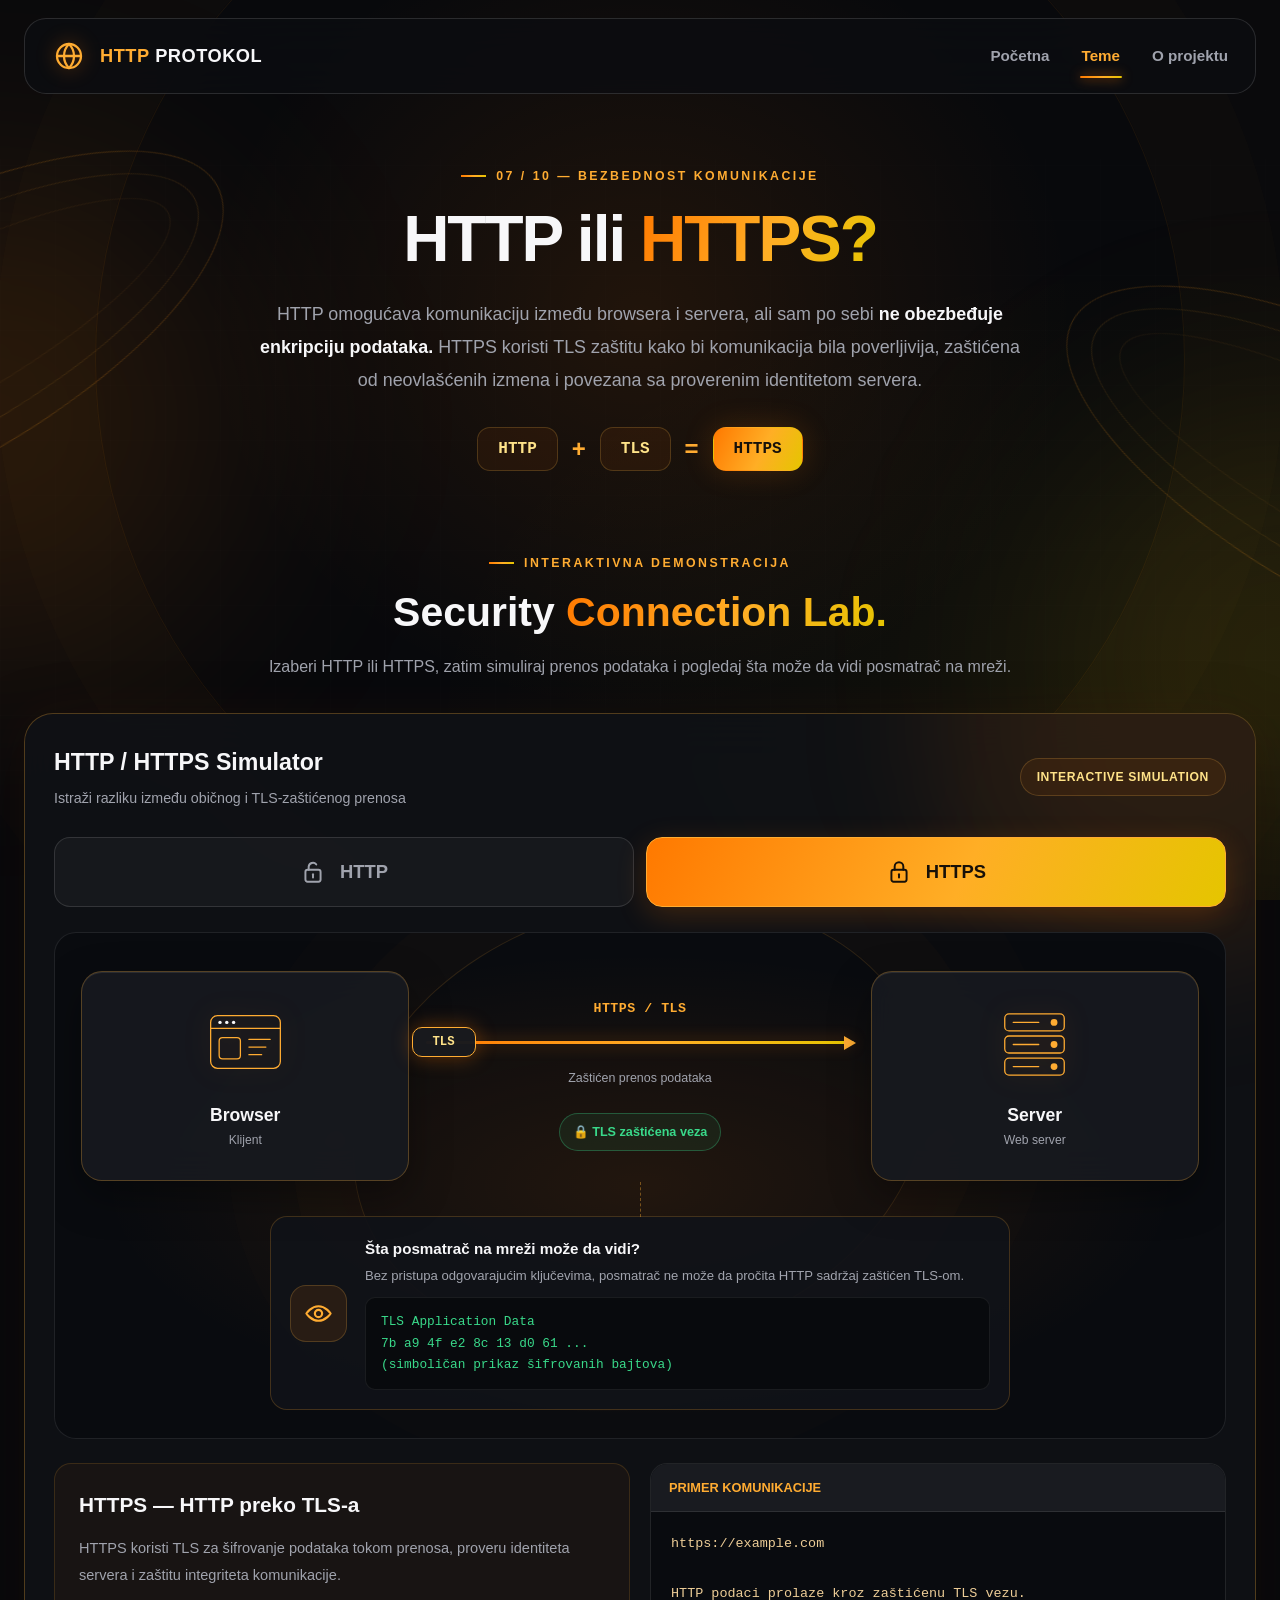
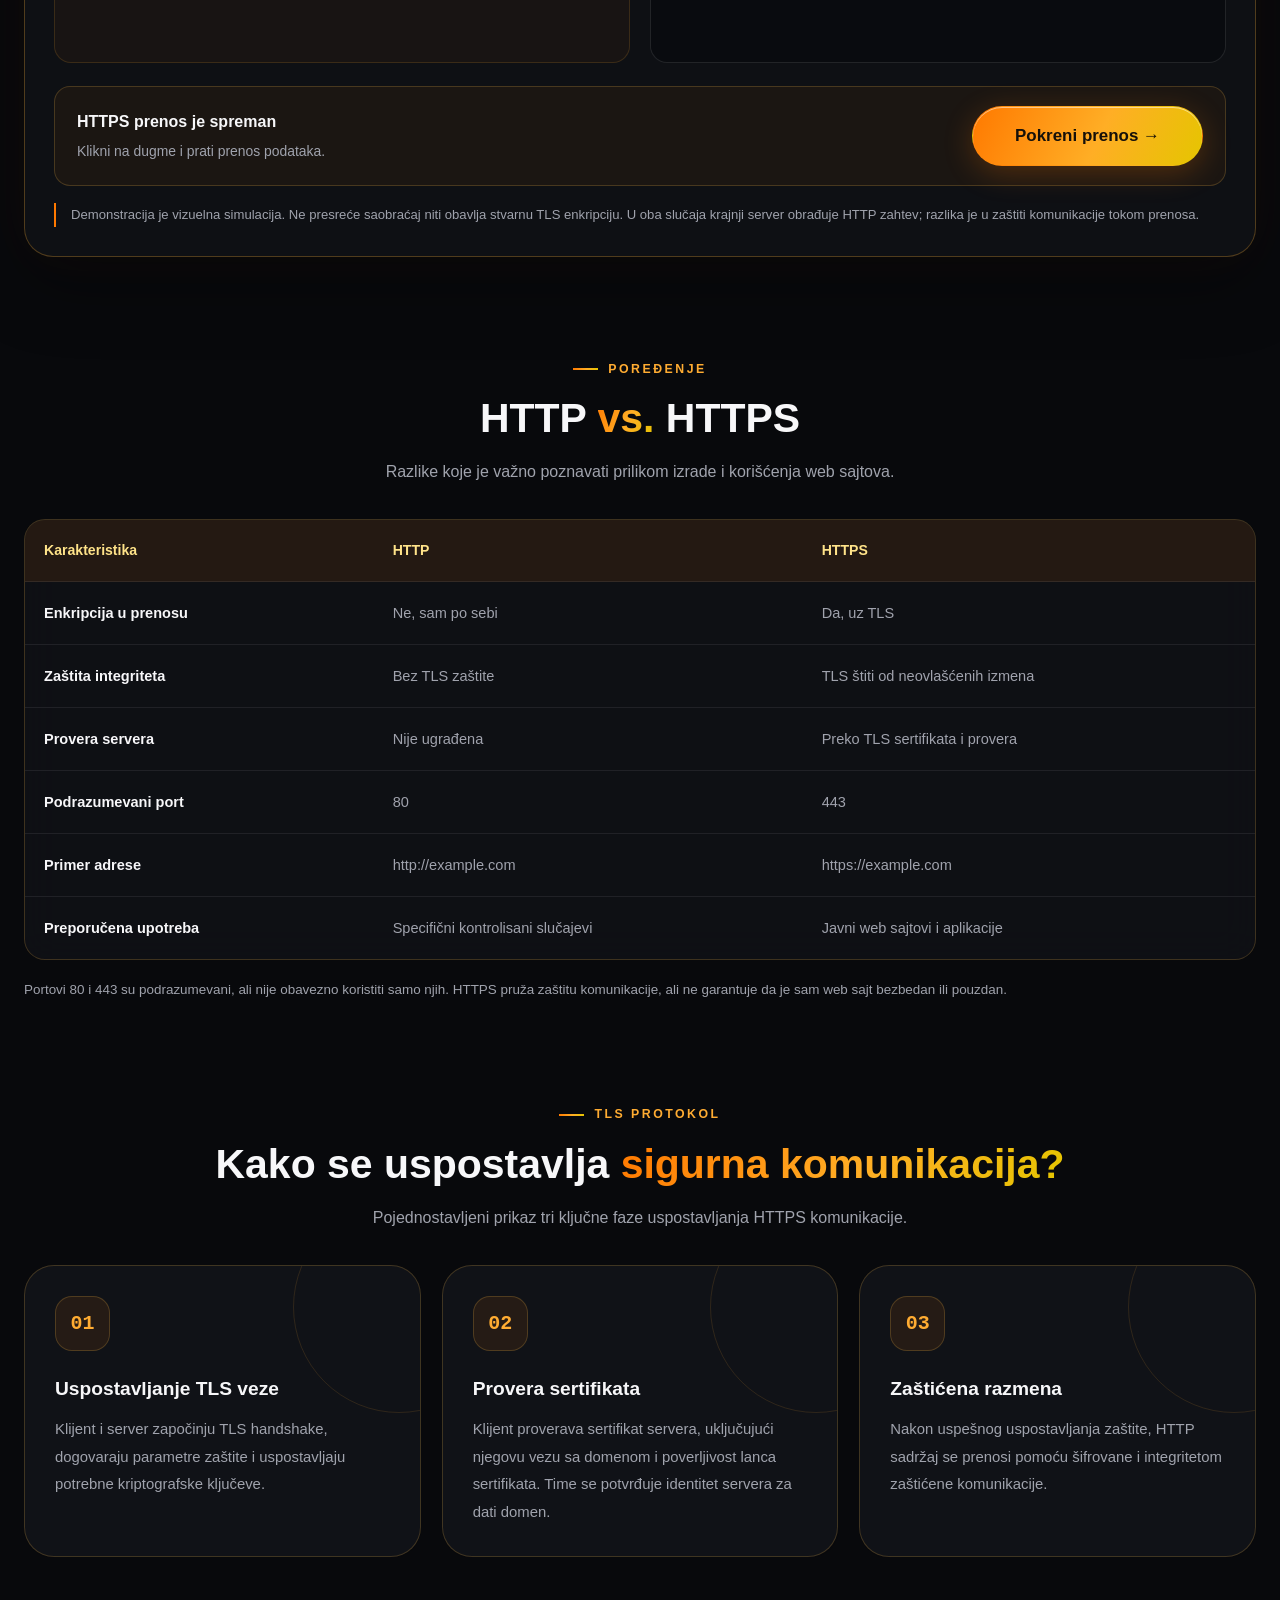
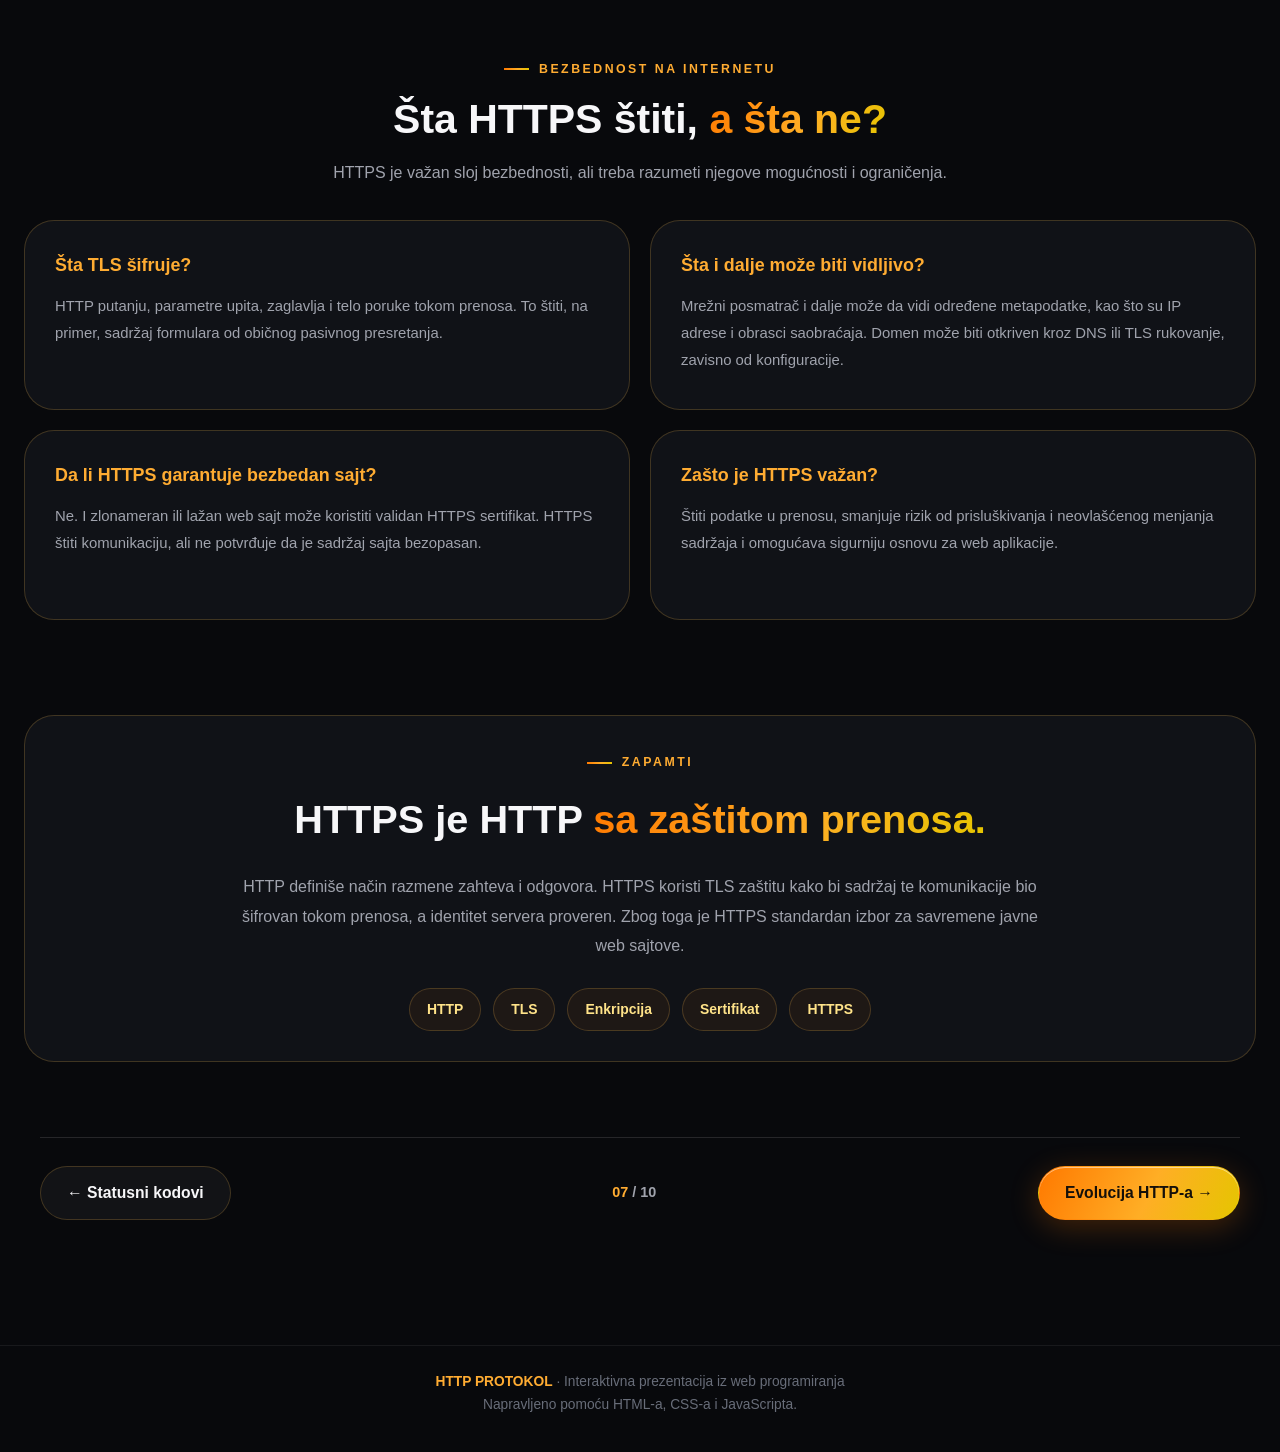
<file: http_https.html>
<!DOCTYPE html>
<html lang="sr">
<head>
  <meta charset="UTF-8">
  <meta name="viewport"
        content="width=device-width, initial-scale=1.0">
  <meta name="theme-color" content="#08090c">
  <meta name="description"
        content="Interaktivno poređenje HTTP i HTTPS protokola, TLS enkripcije i digitalnih sertifikata.">

  <title>HTTP i HTTPS | HTTP Protokol</title>
  <link rel="icon" type="image/png" href="./slike/ikonica.png">
  

  <link rel="stylesheet" href="style.css">

  <link rel="stylesheet" href="style.css">

  <style>

    /* =====================================
       01 — UVOD
       ===================================== */

    .security-hero {
      max-width: 980px;
      margin: 0 auto 55px;
      text-align: center;
    }

    .security-hero h1 {
      font-size: clamp(2.8rem, 5vw, 5.1rem);
      font-weight: 900;
      letter-spacing: -2px;
      line-height: 1.12;
      margin: 18px 0 22px;
    }

    .security-hero p {
      max-width: 760px;
      margin: auto;
      color: var(--muted);
      font-size: 1.12rem;
      line-height: 1.85;
    }

    .security-hero strong {
      color: var(--white);
    }

    .security-formula {
      display: flex;
      justify-content: center;
      align-items: center;
      flex-wrap: wrap;
      gap: 14px;
      margin-top: 30px;
    }

    .formula-block {
      padding: 12px 20px;
      border: 1px solid var(--glass-border);
      border-radius: 13px;
      background: rgba(255,121,0,0.07);
      color: var(--gold-light);
      font: 800 1rem Consolas, monospace;
    }

    .formula-operator {
      color: var(--orange-light);
      font-size: 1.5rem;
      font-weight: 900;
    }

    .formula-result {
      background: var(--gradient);
      color: #17110a;
      border-color: transparent;
      box-shadow: 0 0 30px rgba(255,121,0,0.18);
    }

    /* =====================================
       02 — NASLOVI SEKCIJA
       ===================================== */

    .section-heading {
      text-align: center;
      margin-bottom: 32px;
    }

    .section-heading h2 {
      margin: 14px 0;
      font-size: clamp(1.85rem,3.2vw,2.9rem);
      line-height: 1.25;
    }

    .section-heading p {
      max-width: 750px;
      margin: auto;
      color: var(--muted);
      line-height: 1.8;
    }

    /* =====================================
       03 — INTERAKTIVNA LABORATORIJA
       ===================================== */

    .security-section {
      margin-top: 75px;
    }

    .security-lab {
      position: relative;
      isolation: isolate;
      padding: 29px;
      overflow: hidden;
      border: 1px solid rgba(255,171,49,0.28);
      border-radius: 29px;
      background: rgba(16,18,23,0.84);
      backdrop-filter: blur(24px);
      box-shadow:
        0 25px 70px rgba(0,0,0,0.35),
        0 0 50px rgba(255,121,0,0.055);
    }

    .security-lab::before {
      content: "";
      position: absolute;
      z-index: -1;
      top: -230px;
      right: -160px;
      width: 480px;
      height: 480px;
      border-radius: 50%;
      background: rgba(255,121,0,0.10);
      filter: blur(70px);
      pointer-events: none;
    }

    .lab-header {
      display: flex;
      align-items: center;
      justify-content: space-between;
      flex-wrap: wrap;
      gap: 17px;
      margin-bottom: 27px;
    }

    .lab-header h3 {
      font-size: 1.45rem;
      margin-bottom: 5px;
    }

    .lab-header p {
      color: var(--muted);
      font-size: 0.89rem;
    }

    .lab-badge {
      padding: 8px 16px;
      border: 1px solid var(--glass-border);
      border-radius: 99px;
      background: rgba(255,121,0,0.07);
      color: var(--gold-light);
      font-size: 0.76rem;
      font-weight: 800;
      letter-spacing: 0.6px;
    }

    /* =====================================
       04 — PREKIDAČ HTTP / HTTPS
       ===================================== */

    .protocol-switch {
      display: grid;
      grid-template-columns: repeat(2,minmax(0,1fr));
      gap: 12px;
      margin-bottom: 25px;
    }

    .protocol-button {
      display: flex;
      align-items: center;
      justify-content: center;
      gap: 14px;
      min-height: 70px;
      padding: 15px;
      border-radius: 16px;
      background: rgba(255,255,255,0.035);
      border: 1px solid rgba(255,255,255,0.12);
      color: var(--muted);
      font-size: 1.15rem;
      font-weight: 850;
      transition:
        background 0.25s,
        border-color 0.25s,
        color 0.25s,
        transform 0.25s;
    }

    .protocol-button:hover {
      border-color: var(--orange-light);
      transform: translateY(-2px);
    }

    .protocol-button.active {
      color: #171008;
      background: var(--gradient);
      border-color: var(--orange-light);
      box-shadow: 0 8px 30px rgba(255,121,0,0.20);
    }

    .protocol-button svg {
      width: 26px;
      height: 26px;
      fill: none;
      stroke: currentColor;
      stroke-width: 1.8;
      stroke-linecap: round;
      stroke-linejoin: round;
    }

    /* =====================================
       05 — CENTRALNA MREŽNA ILUSTRACIJA
       ===================================== */

    .security-scene {
      position: relative;
      isolation: isolate;
      overflow: hidden;
      padding: 38px 26px 28px;
      border-radius: 22px;
      background:
        radial-gradient(
          ellipse at center,
          rgba(255,121,0,0.10),
          transparent 65%
        ),
        #090b0f;
      border: 1px solid rgba(255,255,255,0.095);
    }

    .security-scene::before {
      content: "";
      position: absolute;
      z-index: -1;
      left: 50%;
      top: 38%;
      width: 580px;
      height: 440px;
      transform: translate(-50%,-50%) rotate(-15deg);
      border: 1px solid rgba(255,171,49,0.14);
      border-radius: 50%;
      box-shadow:
        0 0 0 60px rgba(255,121,0,0.014),
        0 0 0 125px rgba(255,121,0,0.009);
      pointer-events: none;
    }

    .security-network {
      display: grid;
      grid-template-columns:
        minmax(0,1fr)
        minmax(95px,1.3fr)
        minmax(0,1fr);
      align-items: center;
      gap: 17px;
    }

    .network-endpoint {
      position: relative;
      z-index: 2;
      display: flex;
      flex-direction: column;
      align-items: center;
      justify-content: center;
      gap: 14px;
      min-width: 0;
      min-height: 210px;
      padding: 22px 13px;
      border-radius: 21px;
      background: rgba(23,25,31,0.92);
      border: 1px solid rgba(255,176,58,0.28);
      box-shadow:
        0 15px 40px rgba(0,0,0,0.35),
        inset 0 1px 0 rgba(255,255,255,0.09);
      backdrop-filter: blur(17px);
      text-align: center;
    }

    .network-endpoint svg {
      width: 85px;
      height: 85px;
      fill: none;
      stroke: var(--orange-light);
      stroke-width: 1.5;
      stroke-linecap: round;
      stroke-linejoin: round;
      filter: drop-shadow(
        0 0 13px rgba(255,121,0,0.25)
      );
    }

    .network-endpoint strong {
      display: block;
      font-size: 1.1rem;
    }

    .network-endpoint small {
      display: block;
      color: var(--muted);
      font-size: 0.76rem;
    }

    /* =====================================
       06 — PRENOS PODATAKA
       ===================================== */

    .network-channel {
      position: relative;
      display: flex;
      flex-direction: column;
      justify-content: center;
      align-items: center;
      gap: 25px;
      min-height: 195px;
    }

    .channel-title {
      text-align: center;
      color: var(--orange-light);
      font: 800 0.83rem Consolas,monospace;
      letter-spacing: 0.5px;
    }

    .channel-track {
      position: relative;
      width: 100%;
      height: 3px;
      border-radius: 9px;
      background: var(--gradient);
      box-shadow: 0 0 16px rgba(255,121,0,0.48);
    }

    .channel-track::after {
      content: "";
      position: absolute;
      top: -5px;
      right: -2px;
      border-top: 7px solid transparent;
      border-bottom: 7px solid transparent;
      border-left: 12px solid var(--orange-light);
    }

    .channel-packet {
      position: absolute;
      z-index: 3;
      left: 4%;
      top: 50%;
      min-width: 64px;
      padding: 7px 10px;
      border-radius: 10px;
      transform: translate(-50%,-50%);
      background: rgba(25,26,30,0.98);
      border: 1px solid var(--orange-light);
      box-shadow: 0 0 20px rgba(255,121,0,0.35);
      color: var(--gold-light);
      text-align: center;
      font: 800 0.77rem Consolas,monospace;
    }

    .security-scene.transmitting .channel-packet {
      animation: packet-transfer 1.65s ease-in-out both;
    }

    @keyframes packet-transfer {
      0% {
        left: 4%;
        opacity: 0.3;
      }
      12% {
        opacity: 1;
      }
      88% {
        opacity: 1;
      }
      100% {
        left: 96%;
        opacity: 0.5;
      }
    }

    .channel-subtitle {
      text-align: center;
      color: var(--muted);
      font-size: 0.78rem;
      line-height: 1.5;
    }

    .security-mode-indicator {
      display: inline-flex;
      align-items: center;
      justify-content: center;
      gap: 8px;
      padding: 8px 13px;
      border-radius: 99px;
      font-size: 0.79rem;
      font-weight: 800;
      border: 1px solid rgba(57,217,138,0.3);
      background: rgba(57,217,138,0.08);
      color: var(--success);
      text-align: center;
    }

    .security-scene[data-mode="http"]
    .security-mode-indicator {
      color: var(--danger);
      border-color: rgba(255,98,107,0.3);
      background: rgba(255,98,107,0.08);
    }

    .security-scene[data-mode="http"]
    .channel-packet {
      border-color: var(--danger);
      color: #ffc0b8;
    }

    /* =====================================
       07 — POSMATRAČ NA MREŽI
       ===================================== */

    .observer-panel {
      position: relative;
      display: grid;
      grid-template-columns: auto 1fr;
      align-items: center;
      gap: 18px;
      max-width: 740px;
      margin: 35px auto 0;
      padding: 19px;
      border-radius: 17px;
      background: rgba(17,19,24,0.92);
      border: 1px solid rgba(255,171,49,0.21);
    }

    .observer-panel::before {
      content: "";
      position: absolute;
      width: 1px;
      height: 35px;
      bottom: 100%;
      left: 50%;
      border-left: 1px dashed rgba(255,175,50,0.4);
    }

    .observer-icon {
      display: grid;
      place-items: center;
      width: 57px;
      height: 57px;
      border-radius: 16px;
      background: rgba(255,121,0,0.10);
      border: 1px solid var(--glass-border);
      color: var(--orange-light);
    }

    .observer-icon svg {
      width: 29px;
      height: 29px;
      fill: none;
      stroke: currentColor;
      stroke-width: 1.8;
      stroke-linecap: round;
      stroke-linejoin: round;
    }

    .observer-content {
      min-width: 0;
    }

    .observer-content strong {
      display: block;
      font-size: 0.95rem;
      margin-bottom: 4px;
    }

    .observer-content p {
      color: var(--muted);
      font-size: 0.82rem;
      margin-bottom: 10px;
    }

    .observer-output {
      padding: 13px 15px;
      border-radius: 10px;
      background: #080a0d;
      color: var(--success);
      border: 1px solid rgba(255,255,255,0.075);
      font: 0.8rem/1.7 Consolas,monospace;
      white-space: pre-wrap;
      overflow-wrap: anywhere;
    }

    .security-scene[data-mode="http"]
    .observer-output {
      color: #ffc0b8;
    }

    /* =====================================
       08 — OBJAŠNJENJE I KONTROLE
       ===================================== */

    .security-details {
      display: grid;
      grid-template-columns: 1fr 1fr;
      gap: 20px;
      margin-top: 24px;
    }

    .security-info {
      padding: 24px;
      border-radius: 17px;
      background: rgba(255,121,0,0.045);
      border: 1px solid rgba(255,171,49,0.15);
    }

    .security-info h3 {
      font-size: 1.3rem;
      margin-bottom: 13px;
    }

    .security-info p {
      color: var(--muted);
      font-size: 0.91rem;
      line-height: 1.85;
    }

    .security-code-box {
      overflow: hidden;
      border-radius: 17px;
      background: #090b0f;
      border: 1px solid rgba(255,255,255,0.10);
    }

    .security-code-label {
      padding: 13px 18px;
      background: #191b20;
      border-bottom: 1px solid rgba(255,255,255,0.09);
      color: var(--orange-light);
      font-size: 0.8rem;
      font-weight: 750;
    }

    .security-code-box pre {
      padding: 20px;
      min-height: 150px;
      color: #edcd97;
      font: 0.84rem/1.85 Consolas,monospace;
      white-space: pre-wrap;
      overflow-wrap: anywhere;
    }

    .security-action-bar {
      display: flex;
      align-items: center;
      justify-content: space-between;
      flex-wrap: wrap;
      gap: 15px;
      margin-top: 23px;
      padding: 19px 22px;
      border-radius: 16px;
      background: rgba(255,121,0,0.055);
      border: 1px solid var(--glass-border);
    }

    .security-action-bar strong {
      display: block;
      margin-bottom: 5px;
    }

    .security-action-bar p {
      color: var(--muted);
      font-size: 0.87rem;
    }

    .security-action-bar .btn {
      min-width: 230px;
    }

    .simulation-note {
      color: var(--muted);
      font-size: 0.82rem;
      line-height: 1.8;
      margin-top: 17px;
      padding-left: 15px;
      border-left: 2px solid var(--orange);
    }

    /* =====================================
       09 — POREĐENJE HTTP I HTTPS
       ===================================== */

    .comparison-section {
      margin-top: 95px;
    }

    .comparison-table-wrapper {
      border: 1px solid var(--glass-border);
      border-radius: 21px;
      overflow-x: auto;
      background: rgba(17,19,24,0.78);
      backdrop-filter: blur(18px);
    }

    .security-table {
      width: 100%;
      min-width: 630px;
      border-collapse: collapse;
      text-align: left;
    }

    .security-table th {
      padding: 19px;
      background: rgba(255,121,0,0.09);
      color: var(--gold-light);
      font-size: 0.88rem;
    }

    .security-table td {
      padding: 19px;
      border-top: 1px solid rgba(255,255,255,0.075);
      color: var(--muted);
      font-size: 0.91rem;
    }

    .security-table td:first-child {
      font-weight: 750;
      color: var(--white);
    }

    .security-table tr:hover td {
      background: rgba(255,121,0,0.04);
    }

    .comparison-footnote {
      color: var(--muted);
      font-size: 0.84rem;
      line-height: 1.8;
      margin-top: 18px;
    }

    /* =====================================
       10 — TLS PROCES
       ===================================== */

    .tls-section {
      margin-top: 95px;
    }

    .tls-steps {
      display: grid;
      grid-template-columns: repeat(3,minmax(0,1fr));
      gap: 21px;
    }

    .tls-card {
      position: relative;
      min-height: 275px;
      overflow: hidden;
    }

    .tls-card::after {
      content: "";
      position: absolute;
      top: -65px;
      right: -85px;
      width: 210px;
      height: 210px;
      border: 1px solid rgba(255,171,49,0.13);
      border-radius: 50%;
      pointer-events: none;
    }

    .tls-step-number {
      display: grid;
      place-items: center;
      width: 55px;
      height: 55px;
      margin-bottom: 22px;
      border-radius: 17px;
      background: rgba(255,121,0,0.09);
      border: 1px solid var(--glass-border);
      color: var(--orange-light);
      font: 900 1.25rem Consolas,monospace;
    }

    .tls-card h3 {
      font-size: 1.2rem;
      margin-bottom: 12px;
    }

    .tls-card p {
      color: var(--muted);
      line-height: 1.85;
      font-size: 0.93rem;
    }

    /* =====================================
       11 — MITOVI I ČINJENICE
       ===================================== */

    .facts-section {
      margin-top: 95px;
    }

    .facts-grid {
      display: grid;
      grid-template-columns: repeat(2,minmax(0,1fr));
      gap: 20px;
    }

    .fact-card {
      min-height: 190px;
    }

    .fact-card h3 {
      color: var(--orange-light);
      margin-bottom: 13px;
      font-size: 1.12rem;
    }

    .fact-card p {
      color: var(--muted);
      line-height: 1.8;
      font-size: 0.93rem;
    }

    /* =====================================
       12 — ZAKLJUČAK
       ===================================== */

    .security-summary {
      text-align: center;
      margin-top: 95px;
    }

    .security-summary h2 {
      font-size: clamp(1.8rem,3.1vw,2.7rem);
      margin: 14px 0 20px;
    }

    .security-summary p {
      max-width: 820px;
      margin: auto;
      color: var(--muted);
      line-height: 1.85;
    }

    .summary-tags {
      display: flex;
      flex-wrap: wrap;
      justify-content: center;
      gap: 12px;
      margin-top: 27px;
    }

    .summary-tags span {
      padding: 9px 17px;
      border: 1px solid var(--glass-border);
      border-radius: 99px;
      background: rgba(255,121,0,0.06);
      color: var(--gold-light);
      font-size: 0.87rem;
      font-weight: 750;
    }

    /* =====================================
       13 — RESPONSIVE
       ===================================== */

    @media (max-width: 950px) {

      .security-details {
        grid-template-columns: 1fr;
      }

      .tls-steps {
        grid-template-columns: 1fr;
      }

      .tls-card {
        min-height: 0;
      }

      .network-endpoint svg {
        width: 68px;
        height: 68px;
      }
    }

    @media (max-width: 700px) {

      .security-hero h1 {
        letter-spacing: -1px;
      }

      .security-lab {
        padding: 16px;
        border-radius: 20px;
      }

      .protocol-button {
        min-height: 60px;
        font-size: 1rem;
      }

      .security-network {
        grid-template-columns: repeat(2,minmax(0,1fr));
        gap: 12px;
      }

      .client-endpoint {
        grid-column: 1;
        grid-row: 1;
      }

      .server-endpoint {
        grid-column: 2;
        grid-row: 1;
      }

      .network-channel {
        grid-column: 1 / -1;
        grid-row: 2;
        min-height: 100px;
        padding: 8px 35px 12px;
        gap: 17px;
      }

      .network-endpoint {
        min-height: 155px;
      }

      .network-endpoint svg {
        width: 55px;
        height: 55px;
      }

      .security-scene {
        padding: 19px 12px;
      }

      .observer-panel {
        grid-template-columns: 1fr;
        text-align: center;
        justify-items: center;
      }

      .observer-content {
        width: 100%;
      }

      .observer-output {
        text-align: left;
      }

      .security-action-bar .btn {
        width: 100%;
      }

      .facts-grid {
        grid-template-columns: 1fr;
      }

      .comparison-section,
      .tls-section,
      .facts-section,
      .security-summary {
        margin-top: 65px;
      }
    }

    @media (prefers-reduced-motion: reduce) {
      .security-scene.transmitting .channel-packet {
        animation: none;
      }
    }

  </style>

  <script src="script.js" defer></script>
</head>

<body>

  <!-- POZADINA I NAVIGACIJA -->

  <div id="site-background" aria-hidden="true"></div>
  <div id="site-header"></div>

  <main class="page-shell lesson-page">

    <!-- ===================================
         01 — HERO
         =================================== -->

    <section class="security-hero">

      <span class="section-label">
        07 / 10 — Bezbednost komunikacije
      </span>

      <h1>
        HTTP ili
        <span class="gradient-text">HTTPS?</span>
      </h1>

      <p>
        HTTP omogućava komunikaciju između
        browsera i servera, ali sam po sebi
        <strong>ne obezbeđuje enkripciju podataka.</strong>

        HTTPS koristi TLS zaštitu kako bi
        komunikacija bila poverljivija,
        zaštićena od neovlašćenih izmena
        i povezana sa proverenim identitetom servera.
      </p>

      <div class="security-formula">

        <span class="formula-block">HTTP</span>

        <span class="formula-operator">+</span>

        <span class="formula-block">TLS</span>

        <span class="formula-operator">=</span>

        <span class="formula-block formula-result">
          HTTPS
        </span>

      </div>

    </section>


    <!-- ===================================
         02 — INTERAKTIVNA LABORATORIJA
         =================================== -->

    <section class="security-section"
             aria-labelledby="lab-title">

      <div class="section-heading">

        <span class="section-label">
          Interaktivna demonstracija
        </span>

        <h2 id="lab-title">
          Security
          <span class="gradient-text">Connection Lab.</span>
        </h2>

        <p>
          Izaberi HTTP ili HTTPS, zatim simuliraj
          prenos podataka i pogledaj šta može
          da vidi posmatrač na mreži.
        </p>

      </div>


      <!-- ID aktivira zajednički JavaScript -->

      <div class="security-lab"
           id="security-demo">

        <div class="lab-header">

          <div>
            <h3>HTTP / HTTPS Simulator</h3>

            <p>
              Istraži razliku između običnog
              i TLS-zaštićenog prenosa
            </p>
          </div>

          <span class="lab-badge">
            INTERACTIVE SIMULATION
          </span>

        </div>


        <!-- =================================
             BIRANJE PROTOKOLA
             ================================= -->

        <div class="protocol-switch"
             aria-label="Izaberi protokol">

          <button type="button"
                  class="protocol-button"
                  data-protocol="http"
                  aria-pressed="false">

            <svg viewBox="0 0 24 24"
                 aria-hidden="true">
              <rect x="5" y="10"
                    width="14" height="11" rx="2"/>
              <path d="M8 10V7a4 4 0 0 1 7-2"/>
              <path d="M12 14v3"/>
            </svg>

            HTTP

          </button>


          <button type="button"
                  class="protocol-button active"
                  data-protocol="https"
                  aria-pressed="true">

            <svg viewBox="0 0 24 24"
                 aria-hidden="true">
              <rect x="5" y="10"
                    width="14" height="11" rx="2"/>
              <path d="M8 10V7a4 4 0 0 1 8 0v3"/>
              <path d="M12 14v3"/>
            </svg>

            HTTPS

          </button>

        </div>


        <!-- =================================
             ANIMIRANA ILUSTRACIJA
             ================================= -->

        <div class="security-scene"
             id="security-scene"
             data-mode="https">

          <div class="security-network">

            <!-- BROWSER -->

            <div class="network-endpoint client-endpoint">

              <svg viewBox="0 0 100 100"
                   aria-hidden="true">

                <rect x="9" y="16"
                      width="82" height="62" rx="8"/>

                <path d="M9 31h82"/>

                <circle cx="20" cy="24" r="2"
                        fill="currentColor"
                        stroke="none"/>

                <circle cx="28" cy="24" r="2"
                        fill="currentColor"
                        stroke="none"/>

                <circle cx="36" cy="24" r="2"
                        fill="currentColor"
                        stroke="none"/>

                <rect x="19" y="42"
                      width="25" height="25" rx="4"/>

                <path d="M54 44h25M54 53h20M54 62h15"/>

              </svg>

              <div>
                <strong>Browser</strong>
                <small>Klijent</small>
              </div>

            </div>


            <!-- KOMUNIKACIONI KANAL -->

            <div class="network-channel">

              <span class="channel-title"
                    id="channel-title">
                HTTPS / TLS
              </span>

              <div class="channel-track">

                <span class="channel-packet"
                      id="channel-packet">
                  TLS
                </span>

              </div>

              <span class="channel-subtitle"
                    id="channel-subtitle">
                Zaštićen prenos podataka
              </span>

              <span class="security-mode-indicator"
                    id="mode-indicator">
                🔒 TLS zaštićena veza
              </span>

            </div>


            <!-- SERVER -->

            <div class="network-endpoint server-endpoint">

              <svg viewBox="0 0 100 100"
                   aria-hidden="true">

                <rect x="15" y="14"
                      width="70" height="20" rx="5"/>

                <rect x="15" y="40"
                      width="70" height="20" rx="5"/>

                <rect x="15" y="66"
                      width="70" height="20" rx="5"/>

                <path d="M25 24h30"/>
                <path d="M25 50h30"/>
                <path d="M25 76h30"/>

                <circle cx="73" cy="24" r="4"
                        fill="#ffac32"
                        stroke="none"/>

                <circle cx="73" cy="50" r="4"
                        fill="#ffac32"
                        stroke="none"/>

                <circle cx="73" cy="76" r="4"
                        fill="#ffac32"
                        stroke="none"/>

              </svg>

              <div>
                <strong>Server</strong>
                <small>Web server</small>
              </div>

            </div>

          </div>


          <!-- =================================
               POSMATRAČ NA MREŽI
               ================================= -->

          <div class="observer-panel">

            <div class="observer-icon">

              <svg viewBox="0 0 24 24"
                   aria-hidden="true">

                <path d="M2 12s3.8-6 10-6
                         10 6 10 6
                         -3.8 6-10 6
                         -10-6-10-6Z"/>

                <circle cx="12" cy="12" r="3"/>

              </svg>

            </div>

            <div class="observer-content">

              <strong>
                Šta posmatrač na mreži može da vidi?
              </strong>

              <p id="observer-description">
                Bez pristupa TLS ključevima,
                posmatrač ne može da pročita
                sadržaj zaštićenih HTTP poruka.
              </p>

              <pre class="observer-output"
                   id="observer-output"
                   aria-live="polite">TLS Application Data
[šifrovani bajtovi — ilustracija]</pre>

            </div>

          </div>

        </div>


        <!-- =================================
             OBJAŠNJENJE PROTOKOLA
             ================================= -->

        <div class="security-details">

          <div class="security-info"
               aria-live="polite">

            <h3 id="security-title">
              HTTPS — HTTP preko TLS-a
            </h3>

            <p id="security-explanation">
              HTTPS koristi TLS za šifrovanje
              komunikacije tokom prenosa,
              proveru identiteta servera
              i zaštitu integriteta podataka.
            </p>

          </div>


          <div class="security-code-box">

            <div class="security-code-label">
              PRIMER KOMUNIKACIJE
            </div>

            <pre id="security-example">https://example.com

HTTP podaci prolaze kroz
zaštićenu TLS vezu.</pre>

          </div>

        </div>


        <!-- =================================
             POKRETANJE ANIMACIJE
             ================================= -->

        <div class="security-action-bar">

          <div>

            <strong id="transmission-title">
              Spremno za demonstraciju
            </strong>

            <p id="transmission-description"
               aria-live="polite">
              Klikni na dugme i prati prenos podataka.
            </p>

          </div>

          <button type="button"
                  class="btn btn-primary btn-large"
                  id="transmit-button">

            Pokreni prenos →

          </button>

        </div>


        <p class="simulation-note">
          Demonstracija je vizuelna simulacija.
          Ne presreće saobraćaj niti obavlja
          stvarnu TLS enkripciju. U oba slučaja
          krajnji server obrađuje HTTP zahtev;
          razlika je u zaštiti komunikacije tokom prenosa.
        </p>

      </div>

    </section>


    <!-- ===================================
         03 — UPOREDNA TABELA
         =================================== -->

    <section class="comparison-section"
             aria-labelledby="comparison-title">

      <div class="section-heading">

        <span class="section-label">
          Poređenje
        </span>

        <h2 id="comparison-title">
          HTTP
          <span class="gradient-text">vs.</span>
          HTTPS
        </h2>

        <p>
          Razlike koje je važno poznavati
          prilikom izrade i korišćenja web sajtova.
        </p>

      </div>


      <div class="comparison-table-wrapper">

        <table class="security-table">

          <thead>
            <tr>
              <th>Karakteristika</th>
              <th>HTTP</th>
              <th>HTTPS</th>
            </tr>
          </thead>

          <tbody>

            <tr>
              <td>Enkripcija u prenosu</td>
              <td>Ne, sam po sebi</td>
              <td>Da, uz TLS</td>
            </tr>

            <tr>
              <td>Zaštita integriteta</td>
              <td>Bez TLS zaštite</td>
              <td>TLS štiti od neovlašćenih izmena</td>
            </tr>

            <tr>
              <td>Provera servera</td>
              <td>Nije ugrađena</td>
              <td>Preko TLS sertifikata i provera</td>
            </tr>

            <tr>
              <td>Podrazumevani port</td>
              <td>80</td>
              <td>443</td>
            </tr>

            <tr>
              <td>Primer adrese</td>
              <td>http://example.com</td>
              <td>https://example.com</td>
            </tr>

            <tr>
              <td>Preporučena upotreba</td>
              <td>Specifični kontrolisani slučajevi</td>
              <td>Javni web sajtovi i aplikacije</td>
            </tr>

          </tbody>

        </table>

      </div>

      <p class="comparison-footnote">
        Portovi 80 i 443 su podrazumevani, ali nije
        obavezno koristiti samo njih. HTTPS pruža
        zaštitu komunikacije, ali ne garantuje
        da je sam web sajt bezbedan ili pouzdan.
      </p>

    </section>


    <!-- ===================================
         04 — KAKO RADI TLS?
         =================================== -->

    <section class="tls-section"
             aria-labelledby="tls-title">

      <div class="section-heading">

        <span class="section-label">
          TLS protokol
        </span>

        <h2 id="tls-title">
          Kako se uspostavlja
          <span class="gradient-text">sigurna komunikacija?</span>
        </h2>

        <p>
          Pojednostavljeni prikaz tri ključne faze
          uspostavljanja HTTPS komunikacije.
        </p>

      </div>


      <div class="tls-steps">

        <!-- KORAK 1 -->

        <article class="glass-card tls-card">

          <div class="tls-step-number">
            01
          </div>

          <h3>Uspostavljanje TLS veze</h3>

          <p>
            Klijent i server započinju TLS
            handshake, dogovaraju parametre
            zaštite i uspostavljaju potrebne
            kriptografske ključeve.
          </p>

        </article>


        <!-- KORAK 2 -->

        <article class="glass-card tls-card">

          <div class="tls-step-number">
            02
          </div>

          <h3>Provera sertifikata</h3>

          <p>
            Klijent proverava sertifikat servera,
            uključujući njegovu vezu sa domenom
            i poverljivost lanca sertifikata.
            Time se potvrđuje identitet
            servera za dati domen.
          </p>

        </article>


        <!-- KORAK 3 -->

        <article class="glass-card tls-card">

          <div class="tls-step-number">
            03
          </div>

          <h3>Zaštićena razmena</h3>

          <p>
            Nakon uspešnog uspostavljanja zaštite,
            HTTP sadržaj se prenosi pomoću
            šifrovane i integritetom zaštićene
            komunikacije.
          </p>

        </article>

      </div>

    </section>


    <!-- ===================================
         05 — VAŽNE ČINJENICE
         =================================== -->

    <section class="facts-section"
             aria-labelledby="facts-title">

      <div class="section-heading">

        <span class="section-label">
          Bezbednost na internetu
        </span>

        <h2 id="facts-title">
          Šta HTTPS štiti,
          <span class="gradient-text">a šta ne?</span>
        </h2>

        <p>
          HTTPS je važan sloj bezbednosti,
          ali treba razumeti njegove mogućnosti
          i ograničenja.
        </p>

      </div>


      <div class="facts-grid">

        <article class="glass-card fact-card">

          <h3>Šta TLS šifruje?</h3>

          <p>
            HTTP putanju, parametre upita,
            zaglavlja i telo poruke tokom prenosa.
            To štiti, na primer, sadržaj formulara
            od običnog pasivnog presretanja.
          </p>

        </article>


        <article class="glass-card fact-card">

          <h3>Šta i dalje može biti vidljivo?</h3>

          <p>
            Mrežni posmatrač i dalje može da vidi
            određene metapodatke, kao što su
            IP adrese i obrasci saobraćaja.
            Domen može biti otkriven kroz DNS
            ili TLS rukovanje, zavisno od konfiguracije.
          </p>

        </article>


        <article class="glass-card fact-card">

          <h3>Da li HTTPS garantuje bezbedan sajt?</h3>

          <p>
            Ne. I zlonameran ili lažan web sajt
            može koristiti validan HTTPS sertifikat.
            HTTPS štiti komunikaciju, ali ne
            potvrđuje da je sadržaj sajta bezopasan.
          </p>

        </article>


        <article class="glass-card fact-card">

          <h3>Zašto je HTTPS važan?</h3>

          <p>
            Štiti podatke u prenosu, smanjuje
            rizik od prisluškivanja i neovlašćenog
            menjanja sadržaja i omogućava
            sigurniju osnovu za web aplikacije.
          </p>

        </article>

      </div>

    </section>


    <!-- ===================================
         06 — ZAKLJUČAK
         =================================== -->

    <section class="security-summary">

      <div class="glass-card">

        <span class="section-label">
          Zapamti
        </span>

        <h2>
          HTTPS je HTTP
          <span class="gradient-text">sa zaštitom prenosa.</span>
        </h2>

        <p>
          HTTP definiše način razmene zahteva
          i odgovora. HTTPS koristi TLS zaštitu
          kako bi sadržaj te komunikacije
          bio šifrovan tokom prenosa,
          a identitet servera proveren.

          Zbog toga je HTTPS standardan izbor
          za savremene javne web sajtove.
        </p>

        <div class="summary-tags">

          <span>HTTP</span>
          <span>TLS</span>
          <span>Enkripcija</span>
          <span>Sertifikat</span>
          <span>HTTPS</span>

        </div>

      </div>

    </section>


    <!-- NAVIGACIJA -->

    <div id="lesson-navigation"></div>

  </main>

  <div id="site-footer"></div>


  <!-- ===================================
       07 — INTERAKTIVNA LOGIKA STRANICE
       =================================== -->

  <script>
    (() => {
      "use strict";

      /*
       * Zajednički script.js već obrađuje
       * promenu HTTP / HTTPS opcija i ažurira:
       *
       * security-title
       * security-explanation
       * security-example
       *
       * Ovaj skript ažurira animirani
       * dijagram i prikaz mrežnog posmatrača.
       */

      const scene =
        document.getElementById("security-scene");

      const lab =
        document.getElementById("security-demo");

      const transmitButton =
        document.getElementById("transmit-button");

      if (!scene || !lab || !transmitButton) {
        return;
      }


      const modes = {

        http: {
          channel: "HTTP",
          subtitle: "Prenos bez TLS zaštite",
          packet: "GET",
          indicator: "⚠ Bez TLS zaštite",

          observerDescription:
            "Ako nema druge zaštite, posmatrač " +
            "koji može da vidi ovaj HTTP saobraćaj " +
            "može pročitati njegov sadržaj.",

          observerOutput:
            "GET /profil?tema=HTTP HTTP/1.1\n" +
            "Host: example.com\n" +
            "Accept: text/html",

          title: "HTTP prenos je spreman",

          finished:
            "Simulirani zahtev je prenet bez TLS zaštite. " +
            "Njegov sadržaj je čitljiv posmatraču."
        },

        https: {
          channel: "HTTPS / TLS",
          subtitle: "Zaštićen prenos podataka",
          packet: "TLS",
          indicator: "🔒 TLS zaštićena veza",

          observerDescription:
            "Bez pristupa odgovarajućim ključevima, " +
            "posmatrač ne može da pročita " +
            "HTTP sadržaj zaštićen TLS-om.",

          observerOutput:
            "TLS Application Data\n" +
            "7b a9 4f e2 8c 13 d0 61 ...\n" +
            "(simboličan prikaz šifrovanih bajtova)",

          title: "HTTPS prenos je spreman",

          finished:
            "Simulirani zahtev je prenet kroz " +
            "zaštićenu vezu. HTTP sadržaj " +
            "nije čitljiv mrežnom posmatraču."
        }

      };


      let currentMode = "https";
      let animationTimeout = null;


      /* ------------------------------------
         POMOĆNA FUNKCIJA
         ------------------------------------ */

      function updateText(id, value) {

        const element = document.getElementById(id);

        if (element) {
          element.textContent = value;
        }

      }


      /* ------------------------------------
         PROMENA REŽIMA
         ------------------------------------ */

      function changeMode(mode) {

        const data = modes[mode];

        if (!data) return;

        currentMode = mode;

        if (animationTimeout !== null) {
          clearTimeout(animationTimeout);
          animationTimeout = null;
        }

        scene.classList.remove("transmitting");

        scene.dataset.mode = mode;

        updateText(
          "channel-title",
          data.channel
        );

        updateText(
          "channel-subtitle",
          data.subtitle
        );

        updateText(
          "channel-packet",
          data.packet
        );

        updateText(
          "mode-indicator",
          data.indicator
        );

        updateText(
          "observer-description",
          data.observerDescription
        );

        updateText(
          "observer-output",
          data.observerOutput
        );

        updateText(
          "transmission-title",
          data.title
        );

        updateText(
          "transmission-description",
          "Klikni na dugme i prati prenos podataka."
        );

        transmitButton.disabled = false;

        transmitButton.textContent =
          "Pokreni prenos →";

      }


      /* ------------------------------------
         IZBOR HTTP I HTTPS
         ------------------------------------ */

      lab.querySelectorAll(
        "[data-protocol]"
      ).forEach(button => {

        button.addEventListener("click", () => {

          changeMode(
            button.dataset.protocol
          );

        });

      });


      /* ------------------------------------
         ANIMIRANI PRENOS
         ------------------------------------ */

      transmitButton.addEventListener("click", () => {

        const data = modes[currentMode];

        if (!data) return;

        if (animationTimeout !== null) {
          clearTimeout(animationTimeout);
        }

        scene.classList.remove("transmitting");

        /* Ponovno pokretanje CSS animacije */

        void scene.offsetWidth;

        scene.classList.add("transmitting");

        transmitButton.disabled = true;
        transmitButton.textContent = "Prenos u toku...";

        updateText(
          "transmission-title",
          "Slanje zahteva"
        );

        updateText(
          "transmission-description",
          currentMode === "https"
            ? "Ilustrujemo prenos HTTP podataka kroz TLS."
            : "Ilustrujemo prenos čitljivog HTTP zahteva."
        );

        const reducedMotion = window.matchMedia(
          "(prefers-reduced-motion: reduce)"
        ).matches;

        const duration = reducedMotion ? 50 : 1750;

        animationTimeout = window.setTimeout(() => {

          scene.classList.remove("transmitting");

          updateText(
            "transmission-title",
            "Simulirani prenos je završen"
          );

          updateText(
            "transmission-description",
            data.finished
          );

          transmitButton.disabled = false;

          transmitButton.textContent =
            "Pokreni ponovo ↻";

          animationTimeout = null;

        }, duration);

      });


      /* ------------------------------------
         POČETNO STANJE
         ------------------------------------ */

      changeMode("https");

    })();
  </script>

</body>
</html>
</file>
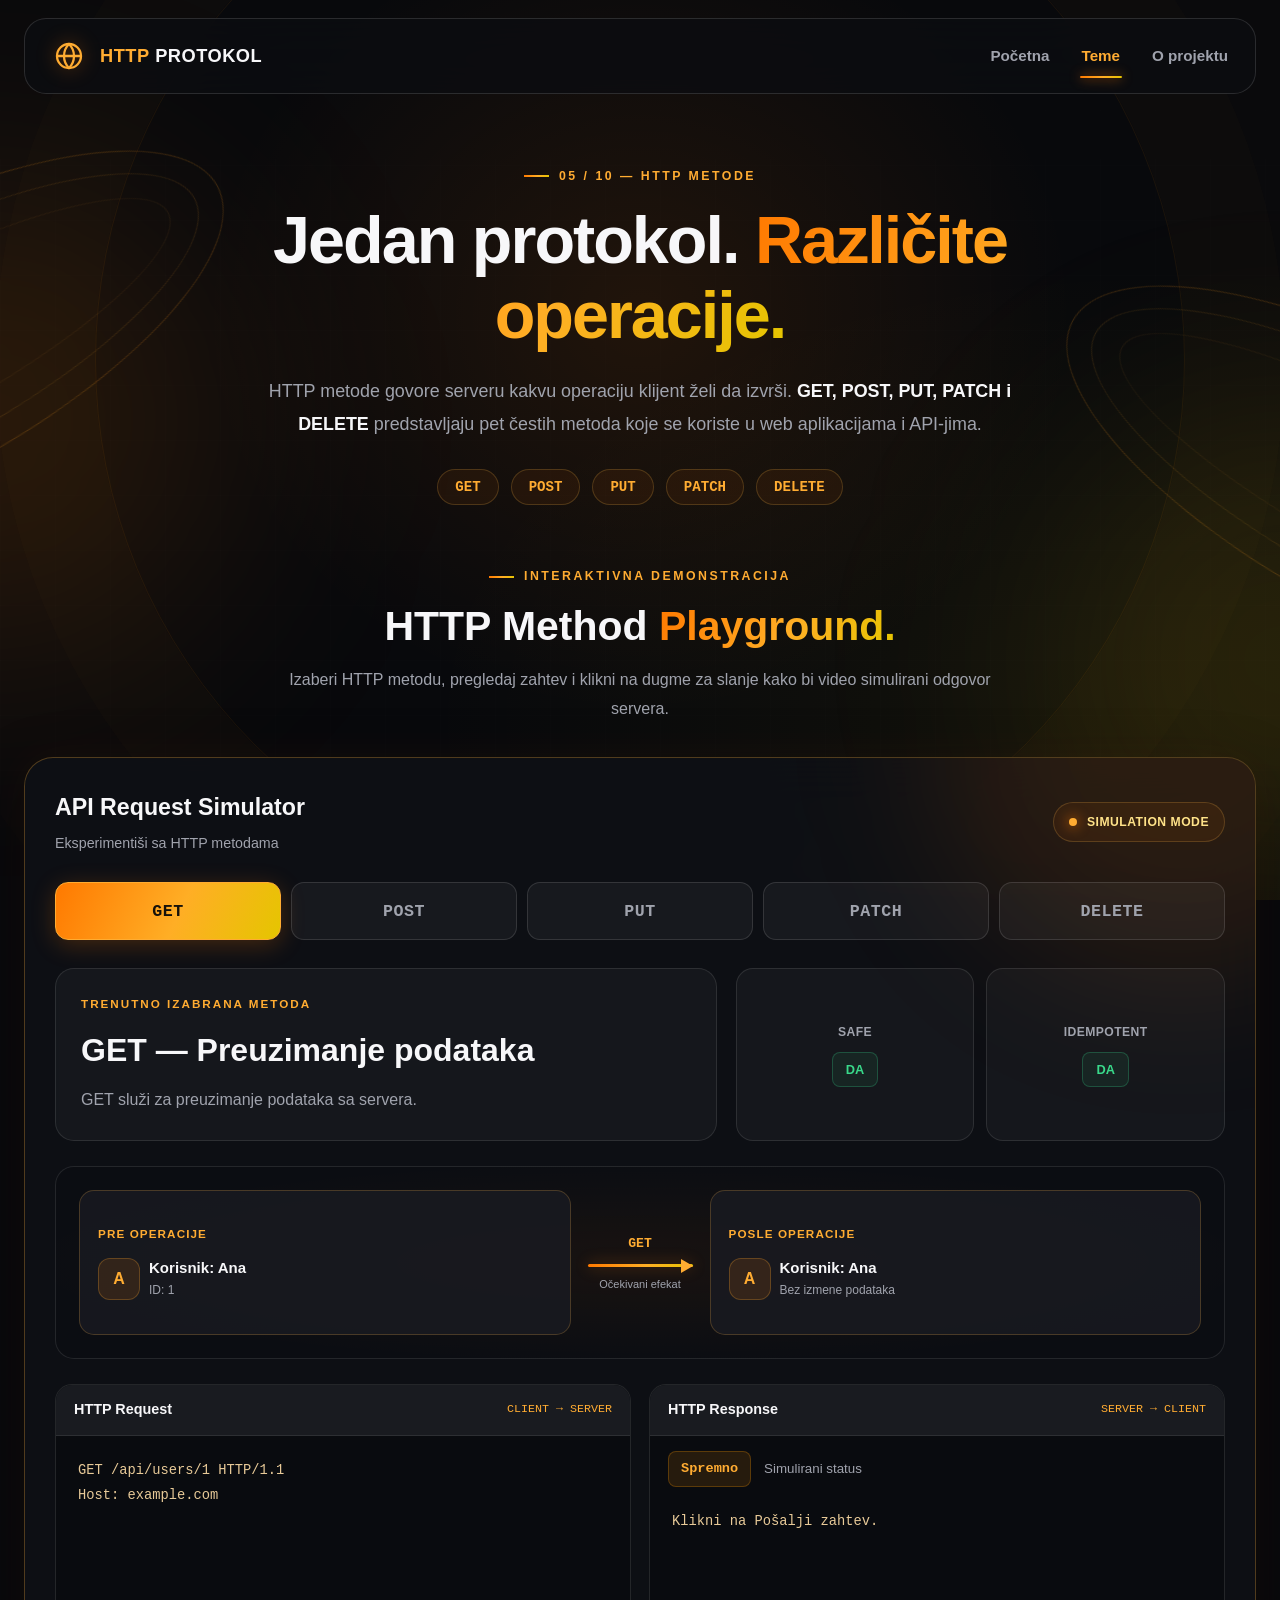
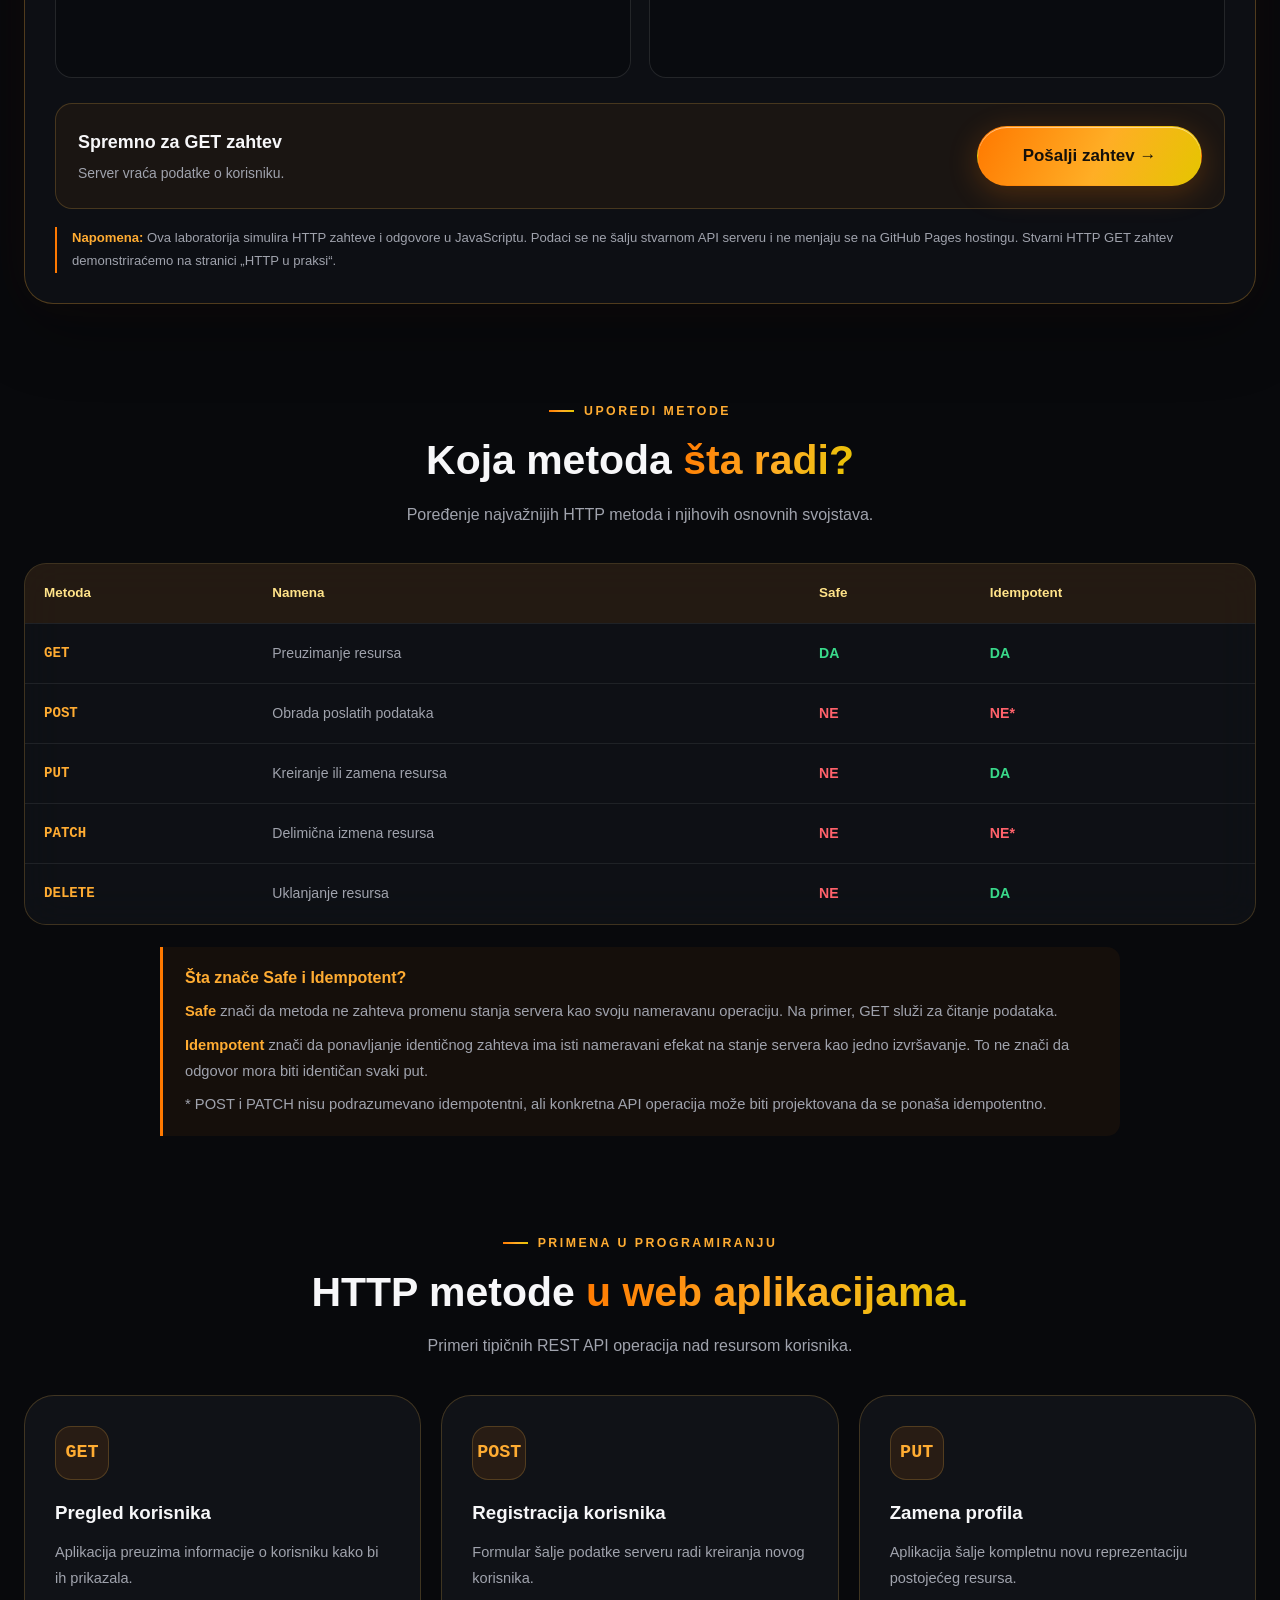
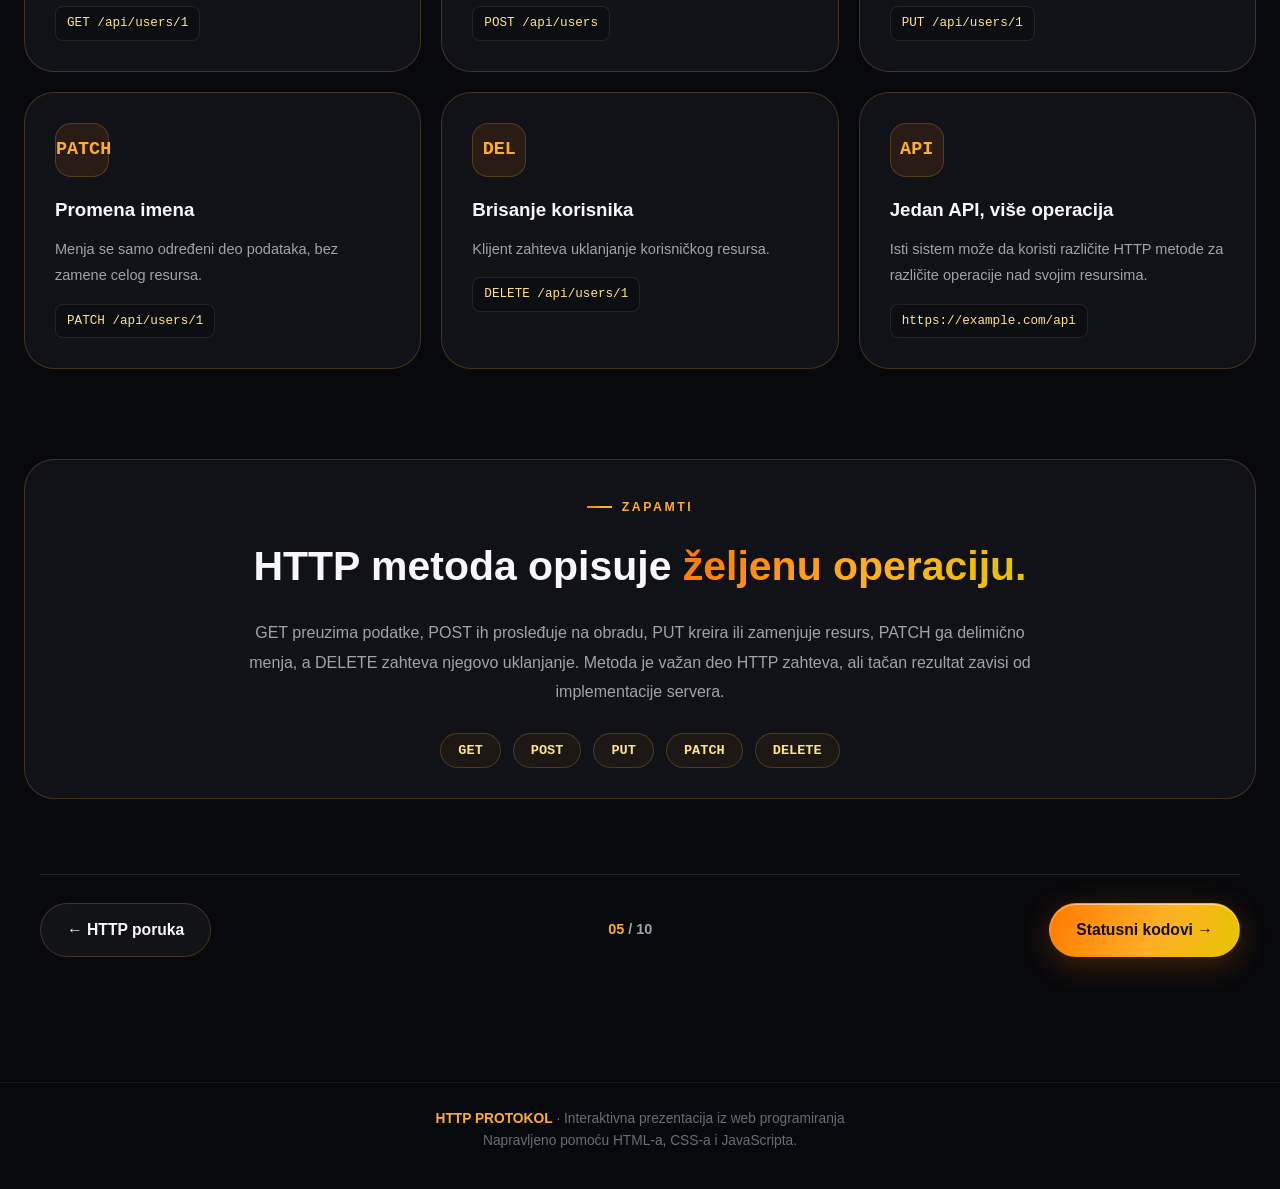
<file: http_metode.html>
<!DOCTYPE html>
<html lang="sr">
<head>
  <meta charset="UTF-8">
  <meta name="viewport"
        content="width=device-width, initial-scale=1.0">
  <meta name="theme-color" content="#08090c">
  <meta name="description"
        content="Interaktivna HTTP laboratorija: GET, POST, PUT, PATCH i DELETE metode.">

  <title>HTTP metode | HTTP Protokol</title>
  <link rel="icon" type="image/png" href="./slike/ikonica.png">
  

  <link rel="stylesheet" href="style.css">

  <link rel="stylesheet" href="style.css">

  <style>

    /* =====================================
       01 — HERO
       ===================================== */

    .methods-hero {
      max-width: 960px;
      margin: 0 auto 55px;
      text-align: center;
    }

    .methods-hero h1 {
      font-size: clamp(2.8rem, 5.2vw, 5.2rem);
      font-weight: 900;
      line-height: 1.12;
      letter-spacing: -2px;
      margin: 17px 0 23px;
    }

    .methods-hero p {
      max-width: 750px;
      margin: auto;
      color: var(--muted);
      font-size: 1.12rem;
      line-height: 1.85;
    }

    .methods-hero strong {
      color: var(--white);
    }

    .hero-methods {
      display: flex;
      flex-wrap: wrap;
      justify-content: center;
      gap: 12px;
      margin-top: 27px;
    }

    .hero-methods span {
      padding: 9px 17px;
      border-radius: 99px;
      border: 1px solid var(--glass-border);
      background: rgba(255,121,0,0.07);
      color: var(--orange-light);
      font: 800 0.88rem Consolas, monospace;
    }

    /* =====================================
       02 — SECTION HEADING
       ===================================== */

    .section-heading {
      text-align: center;
      margin-bottom: 34px;
    }

    .section-heading h2 {
      font-size: clamp(1.9rem,3.2vw,2.9rem);
      line-height: 1.25;
      margin: 14px 0;
    }

    .section-heading p {
      max-width: 730px;
      margin: auto;
      color: var(--muted);
      line-height: 1.8;
    }

    /* =====================================
       03 — LABORATORIJA
       ===================================== */

    .method-lab {
      position: relative;
      isolation: isolate;
      overflow: hidden;
      padding: 30px;
      border-radius: 29px;
      border: 1px solid rgba(255,175,53,0.28);
      background: rgba(15,17,23,0.86);
      backdrop-filter: blur(24px);
      box-shadow:
        0 25px 70px rgba(0,0,0,0.32),
        0 0 45px rgba(255,121,0,0.055);
    }

    .method-lab::before {
      content: "";
      position: absolute;
      z-index: -1;
      width: 490px;
      height: 490px;
      top: -270px;
      right: -170px;
      border-radius: 50%;
      background: rgba(255,121,0,0.11);
      filter: blur(75px);
      pointer-events: none;
    }

    .lab-heading {
      display: flex;
      align-items: center;
      justify-content: space-between;
      gap: 20px;
      flex-wrap: wrap;
      margin-bottom: 27px;
    }

    .lab-heading h2 {
      font-size: 1.45rem;
      margin-bottom: 5px;
    }

    .lab-heading p {
      color: var(--muted);
      font-size: 0.89rem;
    }

    .lab-badge {
      display: inline-flex;
      align-items: center;
      gap: 10px;
      padding: 9px 15px;
      border: 1px solid var(--glass-border);
      border-radius: 99px;
      background: rgba(255,121,0,0.07);
      color: var(--gold-light);
      font-size: 0.76rem;
      font-weight: 750;
      letter-spacing: 0.5px;
    }

    .lab-badge::before {
      content: "";
      width: 8px;
      height: 8px;
      border-radius: 50%;
      background: var(--orange-light);
      box-shadow: 0 0 13px var(--orange);
      animation: pulse 2.2s infinite;
    }

    /* =====================================
       04 — METHOD BUTTONS
       ===================================== */

    .method-selector {
      display: grid;
      grid-template-columns: repeat(5,minmax(0,1fr));
      gap: 10px;
      margin-bottom: 28px;
    }

    .method-selector .method-tab {
      position: relative;
      min-width: 0;
      min-height: 58px;
      margin: 0;
      padding: 14px 10px;
      border-radius: 13px;
      font-family: Consolas,monospace;
      font-size: 1.04rem;
      letter-spacing: 0.5px;
    }

    .method-selector .method-tab.active {
      box-shadow: 0 5px 24px rgba(255,121,0,0.23);
    }

    /* =====================================
       05 — METODA I SVOJSTVA
       ===================================== */

    .method-details {
      display: grid;
      grid-template-columns: 1.15fr 0.85fr;
      gap: 19px;
      margin-bottom: 25px;
    }

    .method-info {
      min-width: 0;
      padding: 25px;
      border-radius: 19px;
      background: rgba(255,255,255,0.035);
      border: 1px solid rgba(255,255,255,0.10);
    }

    .method-info-label {
      display: block;
      color: var(--orange-light);
      font-size: 0.73rem;
      font-weight: 800;
      letter-spacing: 2px;
      text-transform: uppercase;
      margin-bottom: 10px;
    }

    .method-info h3 {
      font-size: clamp(1.4rem,2.5vw,2rem);
      margin-bottom: 10px;
    }

    .method-info p {
      max-width: 560px;
      color: var(--muted);
      line-height: 1.8;
    }

    .method-properties {
      display: grid;
      grid-template-columns: 1fr 1fr;
      gap: 12px;
    }

    .property-card {
      min-width: 0;
      display: flex;
      flex-direction: column;
      justify-content: center;
      align-items: center;
      gap: 10px;
      padding: 17px 10px;
      border-radius: 17px;
      background: rgba(255,255,255,0.035);
      border: 1px solid rgba(255,255,255,0.10);
      text-align: center;
    }

    .property-card small {
      color: var(--muted);
      font-size: 0.76rem;
      font-weight: 750;
      letter-spacing: 0.4px;
    }

    .property-value {
      padding: 6px 13px;
      border-radius: 8px;
      font-size: 0.8rem;
      font-weight: 850;
      white-space: nowrap;
    }

    .property-value.yes {
      color: var(--success);
      border: 1px solid rgba(57,217,138,0.25);
      background: rgba(57,217,138,0.075);
    }

    .property-value.no {
      color: var(--danger);
      border: 1px solid rgba(255,98,107,0.25);
      background: rgba(255,98,107,0.075);
    }

    /* =====================================
       06 — VIZUELNI MODEL PODATAKA
       ===================================== */

    .method-visual {
      display: grid;
      grid-template-columns: 1fr auto 1fr;
      gap: 17px;
      align-items: center;
      padding: 23px;
      margin-bottom: 25px;
      background:
        radial-gradient(
          ellipse at center,
          rgba(255,121,0,0.055),
          transparent 75%
        ),
        #0b0d12;
      border: 1px solid rgba(255,255,255,0.10);
      border-radius: 19px;
    }

    .resource-box {
      min-width: 0;
      min-height: 145px;
      padding: 18px;
      border-radius: 15px;
      background: rgba(25,27,34,0.85);
      border: 1px solid rgba(255,180,70,0.22);
      display: flex;
      flex-direction: column;
      justify-content: center;
      gap: 13px;
    }

    .resource-label {
      font-size: 0.73rem;
      font-weight: 800;
      letter-spacing: 1.1px;
      color: var(--orange-light);
      text-transform: uppercase;
    }

    .resource-icon-row {
      display: flex;
      gap: 9px;
      align-items: center;
    }

    .resource-avatar {
      display: grid;
      place-items: center;
      width: 42px;
      height: 42px;
      flex: 0 0 42px;
      border-radius: 12px;
      background: rgba(255,121,0,0.12);
      border: 1px solid rgba(255,171,49,0.25);
      color: var(--orange-light);
      font-weight: 900;
      font-size: 1rem;
    }

    .resource-content {
      min-width: 0;
    }

    .resource-content strong {
      display: block;
      font-size: 0.94rem;
      overflow-wrap: anywhere;
    }

    .resource-content small {
      display: block;
      color: var(--muted);
      font-size: 0.75rem;
    }

    .resource-flow {
      display: flex;
      flex-direction: column;
      align-items: center;
      gap: 10px;
      width: 105px;
    }

    .resource-method {
      color: var(--orange-light);
      font-family: Consolas,monospace;
      font-size: 0.82rem;
      font-weight: 850;
    }

    .resource-arrow {
      width: 100%;
      height: 3px;
      position: relative;
      background: var(--gradient);
      border-radius: 10px;
      box-shadow: 0 0 15px rgba(255,121,0,0.45);
    }

    .resource-arrow::after {
      content: "";
      position: absolute;
      right: 0;
      top: -5px;
      border-top: 7px solid transparent;
      border-bottom: 7px solid transparent;
      border-left: 12px solid var(--orange-light);
    }

    .resource-flow small {
      color: var(--muted);
      text-align: center;
      line-height: 1.35;
      font-size: 0.69rem;
    }

    /* =====================================
       07 — REQUEST / RESPONSE TERMINALI
       ===================================== */

    .method-terminal-grid {
      display: grid;
      grid-template-columns: repeat(2,minmax(0,1fr));
      gap: 18px;
      margin-bottom: 25px;
    }

    .method-terminal {
      min-width: 0;
      overflow: hidden;
      border-radius: 17px;
      background: #090b0f;
      border: 1px solid rgba(255,255,255,0.11);
    }

    .method-terminal-bar {
      display: flex;
      justify-content: space-between;
      align-items: center;
      gap: 12px;
      flex-wrap: wrap;
      padding: 13px 18px;
      background: #191b20;
      border-bottom: 1px solid rgba(255,255,255,0.085);
    }

    .method-terminal-bar strong {
      font-size: 0.9rem;
    }

    .terminal-direction {
      color: var(--orange-light);
      font-family: Consolas,monospace;
      font-size: 0.73rem;
    }

    .method-terminal pre {
      min-height: 190px;
      max-height: 320px;
      overflow: auto;
      padding: 22px;
      white-space: pre-wrap;
      overflow-wrap: anywhere;
      color: #e8ca98;
      font: 0.86rem/1.85 Consolas,"Courier New",monospace;
    }

    .response-header-row {
      display: flex;
      align-items: center;
      gap: 13px;
      padding: 15px 18px 0;
    }

    .response-header-row small {
      color: var(--muted);
    }

    /* =====================================
       08 — SLANJE ZAHTEVA
       ===================================== */

    .send-section {
      display: flex;
      justify-content: space-between;
      align-items: center;
      gap: 22px;
      flex-wrap: wrap;
      padding: 22px;
      border-radius: 17px;
      background: rgba(255,121,0,0.055);
      border: 1px solid var(--glass-border);
    }

    .send-section h3 {
      font-size: 1.12rem;
      margin-bottom: 5px;
    }

    .send-section p {
      color: var(--muted);
      font-size: 0.87rem;
    }

    .send-section .btn {
      min-width: 225px;
    }

    .simulation-disclaimer {
      margin-top: 18px;
      color: var(--muted);
      font-size: 0.82rem;
      line-height: 1.75;
      padding-left: 15px;
      border-left: 2px solid var(--orange);
    }

    .simulation-disclaimer strong {
      color: var(--orange-light);
    }

    /* =====================================
       09 — POREĐENJE METODA
       ===================================== */

    .compare-section {
      margin-top: 90px;
    }

    .comparison-wrapper {
      overflow-x: auto;
      border-radius: 22px;
      border: 1px solid var(--glass-border);
      background: rgba(17,19,25,0.75);
      backdrop-filter: blur(20px);
    }

    .comparison-table {
      width: 100%;
      min-width: 650px;
      border-collapse: collapse;
      text-align: left;
    }

    .comparison-table th {
      padding: 18px 19px;
      background: rgba(255,121,0,0.09);
      color: var(--gold-light);
      font-size: 0.84rem;
      font-weight: 800;
    }

    .comparison-table td {
      padding: 18px 19px;
      color: var(--muted);
      font-size: 0.88rem;
      border-top: 1px solid rgba(255,255,255,0.075);
    }

    .comparison-table tr:hover td {
      background: rgba(255,121,0,0.045);
    }

    .comparison-table td:first-child {
      color: var(--orange-light);
      font-family: Consolas,monospace;
      font-weight: 850;
    }

    .table-yes {
      color: var(--success);
      font-weight: 800;
    }

    .table-no {
      color: var(--danger);
      font-weight: 800;
    }

    .compare-note {
      max-width: 960px;
      margin: 22px auto 0;
      padding: 18px 22px;
      background: rgba(255,121,0,0.055);
      border-left: 3px solid var(--orange);
      border-radius: 0 13px 13px 0;
    }

    .compare-note strong {
      color: var(--orange-light);
    }

    .compare-note p {
      color: var(--muted);
      margin-top: 7px;
      line-height: 1.8;
      font-size: 0.92rem;
    }

    /* =====================================
       10 — PRAKTIČNI PRIMERI
       ===================================== */

    .examples-section {
      margin-top: 90px;
    }

    .examples-grid {
      display: grid;
      grid-template-columns: repeat(3,minmax(0,1fr));
      gap: 20px;
    }

    .example-card {
      min-height: 220px;
    }

    .example-icon {
      width: 54px;
      height: 54px;
      display: grid;
      place-items: center;
      margin-bottom: 18px;
      border-radius: 16px;
      background: rgba(255,121,0,0.10);
      border: 1px solid var(--glass-border);
      color: var(--orange-light);
      font-family: Consolas,monospace;
      font-weight: 900;
      font-size: 1.15rem;
    }

    .example-card h3 {
      font-size: 1.17rem;
      margin-bottom: 10px;
    }

    .example-card p {
      font-size: 0.91rem;
      line-height: 1.8;
      color: var(--muted);
    }

    .example-card code {
      display: inline-block;
      margin-top: 15px;
      padding: 6px 11px;
      border-radius: 8px;
      color: var(--gold-light);
      background: #0c0e12;
      border: 1px solid rgba(255,255,255,0.09);
      font-size: 0.79rem;
      overflow-wrap: anywhere;
    }

    /* =====================================
       11 — ZAKLJUČAK
       ===================================== */

    .methods-summary {
      margin-top: 90px;
      text-align: center;
    }

    .methods-summary h2 {
      margin: 15px 0 18px;
      font-size: clamp(1.8rem,3.2vw,2.7rem);
    }

    .methods-summary p {
      max-width: 800px;
      margin: auto;
      color: var(--muted);
      line-height: 1.85;
    }

    .methods-summary-tags {
      display: flex;
      flex-wrap: wrap;
      justify-content: center;
      gap: 12px;
      margin-top: 26px;
    }

    .methods-summary-tags span {
      padding: 9px 17px;
      border-radius: 99px;
      border: 1px solid var(--glass-border);
      background: rgba(255,121,0,0.06);
      color: var(--gold-light);
      font: 800 0.85rem Consolas,monospace;
    }

    /* =====================================
       12 — RESPONSIVE
       ===================================== */

    @media (max-width: 950px) {

      .method-details {
        grid-template-columns: 1fr;
      }

      .method-properties {
        min-height: 110px;
      }

      .examples-grid {
        grid-template-columns: repeat(2,minmax(0,1fr));
      }
    }

    @media (max-width: 700px) {

      .methods-hero h1 {
        letter-spacing: -1px;
      }

      .method-lab {
        padding: 17px;
        border-radius: 20px;
      }

      .method-selector {
        grid-template-columns: repeat(3,minmax(0,1fr));
        gap: 8px;
      }

      .method-selector .method-tab {
        min-height: 49px;
        font-size: 0.88rem;
      }

      .method-info {
        padding: 21px;
      }

      .method-visual {
        grid-template-columns: 1fr;
        gap: 12px;
        padding: 17px;
      }

      .resource-flow {
        width: 75px;
        margin: 0 auto;
        transform: rotate(90deg);
      }

      .resource-flow .resource-method,
      .resource-flow small {
        display: none;
      }

      .resource-box {
        min-height: 100px;
      }

      .method-terminal-grid {
        grid-template-columns: 1fr;
      }

      .method-terminal pre {
        min-height: 135px;
      }

      .send-section .btn {
        width: 100%;
      }

      .examples-grid {
        grid-template-columns: 1fr;
      }

      .compare-section,
      .examples-section,
      .methods-summary {
        margin-top: 65px;
      }
    }

    @media (prefers-reduced-motion: reduce) {
      .lab-badge::before {
        animation: none;
      }
    }

  </style>

  <script src="script.js" defer></script>
</head>

<body>

  <!-- GLOBALNA POZADINA I HEADER -->

  <div id="site-background" aria-hidden="true"></div>
  <div id="site-header"></div>

  <main class="page-shell lesson-page">

    <!-- ===================================
         01 — UVOD
         =================================== -->

    <section class="methods-hero">

      <span class="section-label">
        05 / 10 — HTTP metode
      </span>

      <h1>
        Jedan protokol.
        <span class="gradient-text">Različite operacije.</span>
      </h1>

      <p>
        HTTP metode govore serveru kakvu
        operaciju klijent želi da izvrši.

        <strong>GET, POST, PUT, PATCH i DELETE</strong>
        predstavljaju pet čestih metoda
        koje se koriste u web aplikacijama i API-jima.
      </p>

      <div class="hero-methods">
        <span>GET</span>
        <span>POST</span>
        <span>PUT</span>
        <span>PATCH</span>
        <span>DELETE</span>
      </div>

    </section>


    <!-- ===================================
         02 — HTTP LABORATORIJA
         =================================== -->

    <section aria-labelledby="laboratory-title">

      <div class="section-heading">

        <span class="section-label">
          Interaktivna demonstracija
        </span>

        <h2 id="laboratory-title">
          HTTP Method
          <span class="gradient-text">Playground.</span>
        </h2>

        <p>
          Izaberi HTTP metodu, pregledaj zahtev
          i klikni na dugme za slanje kako bi
          video simulirani odgovor servera.
        </p>

      </div>


      <div class="method-lab">

        <!-- ZAGLAVLJE LABORATORIJE -->

        <div class="lab-heading">

          <div>
            <h2>API Request Simulator</h2>
            <p>Eksperimentiši sa HTTP metodama</p>
          </div>

          <span class="lab-badge">
            SIMULATION MODE
          </span>

        </div>


        <!-- =============================
             IZBOR HTTP METODE
             ============================= -->

        <div class="method-selector"
             id="method-tabs"
             aria-label="Izbor HTTP metode">

          <button type="button"
                  class="method-tab active"
                  data-method="GET"
                  aria-pressed="true">
            GET
          </button>

          <button type="button"
                  class="method-tab"
                  data-method="POST"
                  aria-pressed="false">
            POST
          </button>

          <button type="button"
                  class="method-tab"
                  data-method="PUT"
                  aria-pressed="false">
            PUT
          </button>

          <button type="button"
                  class="method-tab"
                  data-method="PATCH"
                  aria-pressed="false">
            PATCH
          </button>

          <button type="button"
                  class="method-tab"
                  data-method="DELETE"
                  aria-pressed="false">
            DELETE
          </button>

        </div>


        <!-- =============================
             INFORMACIJE O METODI
             ============================= -->

        <div class="method-details">

          <div class="method-info">

            <span class="method-info-label">
              Trenutno izabrana metoda
            </span>

            <h3 id="method-title">
              GET — Preuzimanje podataka
            </h3>

            <!-- Ažurira globalni script.js -->

            <p id="method-description">
              GET služi za preuzimanje
              podataka sa servera.
            </p>

          </div>


          <!-- SAFE / IDEMPOTENT -->

          <div class="method-properties">

            <div class="property-card">

              <small>SAFE</small>

              <span class="property-value yes"
                    id="method-safe">
                DA
              </span>

            </div>


            <div class="property-card">

              <small>IDEMPOTENT</small>

              <span class="property-value yes"
                    id="method-idempotent">
                DA
              </span>

            </div>

          </div>

        </div>


        <!-- =============================
             ILUSTRACIJA UTICAJA METODE
             ============================= -->

        <div class="method-visual"
             aria-label="Ilustracija efekta HTTP metode">

          <!-- POČETNO STANJE -->

          <div class="resource-box">

            <span class="resource-label">
              Pre operacije
            </span>

            <div class="resource-icon-row">

              <div class="resource-avatar"
                   id="resource-before-icon">
                A
              </div>

              <div class="resource-content">

                <strong id="resource-before-title">
                  Korisnik: Ana
                </strong>

                <small id="resource-before-subtitle">
                  ID: 1
                </small>

              </div>

            </div>

          </div>


          <!-- STRELICA -->

          <div class="resource-flow">

            <span class="resource-method"
                  id="resource-operation">
              GET
            </span>

            <span class="resource-arrow"></span>

            <small>Očekivani efekat</small>

          </div>


          <!-- REZULTAT -->

          <div class="resource-box">

            <span class="resource-label">
              Posle operacije
            </span>

            <div class="resource-icon-row">

              <div class="resource-avatar"
                   id="resource-after-icon">
                A
              </div>

              <div class="resource-content">

                <strong id="resource-after-title">
                  Korisnik: Ana
                </strong>

                <small id="resource-after-subtitle">
                  Bez izmene podataka
                </small>

              </div>

            </div>

          </div>

        </div>


        <!-- =============================
             HTTP REQUEST / RESPONSE
             ============================= -->

        <div class="method-terminal-grid">

          <!-- REQUEST -->

          <div class="method-terminal">

            <div class="method-terminal-bar">

              <strong>HTTP Request</strong>

              <span class="terminal-direction">
                CLIENT → SERVER
              </span>

            </div>

            <pre id="method-request">GET /api/users/1 HTTP/1.1
Host: example.com</pre>

          </div>


          <!-- RESPONSE -->

          <div class="method-terminal">

            <div class="method-terminal-bar">

              <strong>HTTP Response</strong>

              <span class="terminal-direction">
                SERVER → CLIENT
              </span>

            </div>

            <div class="response-header-row">

              <span class="status-badge"
                    id="method-status"
                    aria-live="polite">
                Spremno
              </span>

              <small>Simulirani status</small>

            </div>

            <pre id="method-response"
                 aria-live="polite">Klikni na Pošalji zahtev.</pre>

          </div>

        </div>


        <!-- =============================
             KONTROLE
             ============================= -->

        <div class="send-section">

          <div>

            <h3 id="method-action-title">
              Spremno za GET zahtev
            </h3>

            <p id="method-action-description">
              Klikni na dugme da vidiš odgovor.
            </p>

          </div>

          <button type="button"
                  class="btn btn-primary btn-large"
                  id="method-send">

            Pošalji zahtev →

          </button>

        </div>


        <p class="simulation-disclaimer">
          <strong>Napomena:</strong>
          Ova laboratorija simulira HTTP zahteve i odgovore
          u JavaScriptu. Podaci se ne šalju stvarnom API serveru
          i ne menjaju se na GitHub Pages hostingu.
          Stvarni HTTP GET zahtev demonstriraćemo
          na stranici „HTTP u praksi“.
        </p>

      </div>

    </section>


    <!-- ===================================
         03 — POREĐENJE METODA
         =================================== -->

    <section class="compare-section"
             aria-labelledby="compare-title">

      <div class="section-heading">

        <span class="section-label">
          Uporedi metode
        </span>

        <h2 id="compare-title">
          Koja metoda
          <span class="gradient-text">šta radi?</span>
        </h2>

        <p>
          Poređenje najvažnijih HTTP metoda
          i njihovih osnovnih svojstava.
        </p>

      </div>


      <div class="comparison-wrapper">

        <table class="comparison-table">

          <thead>
            <tr>
              <th>Metoda</th>
              <th>Namena</th>
              <th>Safe</th>
              <th>Idempotent</th>
            </tr>
          </thead>

          <tbody>

            <tr>
              <td>GET</td>
              <td>Preuzimanje resursa</td>
              <td><span class="table-yes">DA</span></td>
              <td><span class="table-yes">DA</span></td>
            </tr>

            <tr>
              <td>POST</td>
              <td>Obrada poslatih podataka</td>
              <td><span class="table-no">NE</span></td>
              <td><span class="table-no">NE*</span></td>
            </tr>

            <tr>
              <td>PUT</td>
              <td>Kreiranje ili zamena resursa</td>
              <td><span class="table-no">NE</span></td>
              <td><span class="table-yes">DA</span></td>
            </tr>

            <tr>
              <td>PATCH</td>
              <td>Delimična izmena resursa</td>
              <td><span class="table-no">NE</span></td>
              <td><span class="table-no">NE*</span></td>
            </tr>

            <tr>
              <td>DELETE</td>
              <td>Uklanjanje resursa</td>
              <td><span class="table-no">NE</span></td>
              <td><span class="table-yes">DA</span></td>
            </tr>

          </tbody>

        </table>

      </div>


      <div class="compare-note">

        <strong>
          Šta znače Safe i Idempotent?
        </strong>

        <p>
          <strong>Safe</strong> znači da metoda ne zahteva
          promenu stanja servera kao svoju nameravanu operaciju.
          Na primer, GET služi za čitanje podataka.
        </p>

        <p>
          <strong>Idempotent</strong> znači da ponavljanje
          identičnog zahteva ima isti nameravani efekat
          na stanje servera kao jedno izvršavanje.
          To ne znači da odgovor mora biti identičan svaki put.
        </p>

        <p>
          * POST i PATCH nisu podrazumevano idempotentni,
          ali konkretna API operacija može biti projektovana
          da se ponaša idempotentno.
        </p>

      </div>

    </section>


    <!-- ===================================
         04 — PRIMERI IZ PRAKSE
         =================================== -->

    <section class="examples-section"
             aria-labelledby="examples-title">

      <div class="section-heading">

        <span class="section-label">
          Primena u programiranju
        </span>

        <h2 id="examples-title">
          HTTP metode
          <span class="gradient-text">u web aplikacijama.</span>
        </h2>

        <p>
          Primeri tipičnih REST API operacija
          nad resursom korisnika.
        </p>

      </div>


      <div class="examples-grid">

        <article class="glass-card example-card">

          <div class="example-icon">GET</div>

          <h3>Pregled korisnika</h3>

          <p>
            Aplikacija preuzima informacije
            o korisniku kako bi ih prikazala.
          </p>

          <code>GET /api/users/1</code>

        </article>


        <article class="glass-card example-card">

          <div class="example-icon">POST</div>

          <h3>Registracija korisnika</h3>

          <p>
            Formular šalje podatke serveru
            radi kreiranja novog korisnika.
          </p>

          <code>POST /api/users</code>

        </article>


        <article class="glass-card example-card">

          <div class="example-icon">PUT</div>

          <h3>Zamena profila</h3>

          <p>
            Aplikacija šalje kompletnu novu
            reprezentaciju postojećeg resursa.
          </p>

          <code>PUT /api/users/1</code>

        </article>


        <article class="glass-card example-card">

          <div class="example-icon">PATCH</div>

          <h3>Promena imena</h3>

          <p>
            Menja se samo određeni deo podataka,
            bez zamene celog resursa.
          </p>

          <code>PATCH /api/users/1</code>

        </article>


        <article class="glass-card example-card">

          <div class="example-icon">DEL</div>

          <h3>Brisanje korisnika</h3>

          <p>
            Klijent zahteva uklanjanje
            korisničkog resursa.
          </p>

          <code>DELETE /api/users/1</code>

        </article>


        <article class="glass-card example-card">

          <div class="example-icon">API</div>

          <h3>Jedan API, više operacija</h3>

          <p>
            Isti sistem može da koristi različite
            HTTP metode za različite operacije
            nad svojim resursima.
          </p>

          <code>https://example.com/api</code>

        </article>

      </div>

    </section>


    <!-- ===================================
         05 — ZAKLJUČAK
         =================================== -->

    <section class="methods-summary">

      <div class="glass-card">

        <span class="section-label">
          Zapamti
        </span>

        <h2>
          HTTP metoda opisuje
          <span class="gradient-text">željenu operaciju.</span>
        </h2>

        <p>
          GET preuzima podatke, POST ih prosleđuje
          na obradu, PUT kreira ili zamenjuje resurs,
          PATCH ga delimično menja, a DELETE
          zahteva njegovo uklanjanje.

          Metoda je važan deo HTTP zahteva,
          ali tačan rezultat zavisi od implementacije servera.
        </p>

        <div class="methods-summary-tags">

          <span>GET</span>
          <span>POST</span>
          <span>PUT</span>
          <span>PATCH</span>
          <span>DELETE</span>

        </div>

      </div>

    </section>


    <!-- NAVIGACIJA -->

    <div id="lesson-navigation"></div>

  </main>

  <div id="site-footer"></div>


  <!-- ===================================
       06 — JAVASCRIPT ZA VIZUELNI DEO
       =================================== -->

  <script>
    (() => {
      "use strict";

      /*
       * Glavni script.js već upravlja:
       *
       * - izborom GET / POST / PUT / PATCH / DELETE
       * - prikazom HTTP zahteva
       * - simuliranim HTTP odgovorom
       * - statusnim kodom
       *
       * Ovaj deo dodaje vizuelno objašnjenje
       * svojstava i očekivanog efekta metode.
       */

      const methodDetails = {

        GET: {
          title: "GET — Preuzimanje podataka",
          safe: true,
          idempotent: true,
          beforeIcon: "A",
          beforeTitle: "Korisnik: Ana",
          beforeSubtitle: "ID: 1",
          afterIcon: "A",
          afterTitle: "Korisnik: Ana",
          afterSubtitle: "Bez izmene podataka",
          action: "Spremno za GET zahtev",
          note: "Server vraća podatke o korisniku."
        },

        POST: {
          title: "POST — Slanje podataka",
          safe: false,
          idempotent: false,
          beforeIcon: "＋",
          beforeTitle: "Lista korisnika",
          beforeSubtitle: "Korisnik Marko ne postoji",
          afterIcon: "M",
          afterTitle: "Korisnik: Marko",
          afterSubtitle: "Novi resurs, ID: 3",
          action: "Spremno za POST zahtev",
          note: "Simuliramo kreiranje novog korisnika."
        },

        PUT: {
          title: "PUT — Zamena resursa",
          safe: false,
          idempotent: true,
          beforeIcon: "A",
          beforeTitle: "Korisnik: Ana",
          beforeSubtitle: "ID: 1",
          afterIcon: "N",
          afterTitle: "Korisnik: Nikola",
          afterSubtitle: "Zamenjena reprezentacija",
          action: "Spremno za PUT zahtev",
          note: "Simuliramo zamenu podataka korisnika."
        },

        PATCH: {
          title: "PATCH — Delimična izmena",
          safe: false,
          idempotent: false,
          beforeIcon: "N",
          beforeTitle: "Korisnik: Nikola",
          beforeSubtitle: "ID: 1",
          afterIcon: "J",
          afterTitle: "Korisnik: Jovana",
          afterSubtitle: "Promenjeno samo ime",
          action: "Spremno za PATCH zahtev",
          note: "Simuliramo izmenu jednog polja."
        },

        DELETE: {
          title: "DELETE — Brisanje resursa",
          safe: false,
          idempotent: true,
          beforeIcon: "A",
          beforeTitle: "Korisnik: Ana",
          beforeSubtitle: "ID: 1",
          afterIcon: "×",
          afterTitle: "Resurs je uklonjen",
          afterSubtitle: "Nema podataka korisnika",
          action: "Spremno za DELETE zahtev",
          note: "Simuliramo uklanjanje resursa."
        }

      };


      const selector = document.getElementById(
        "method-tabs"
      );

      const sendButton = document.getElementById(
        "method-send"
      );

      if (!selector || !sendButton) return;


      /* ---------------------------------
         POMOĆNE FUNKCIJE
         --------------------------------- */

      function updateText(id, value) {

        const element = document.getElementById(id);

        if (element) {
          element.textContent = value;
        }

      }


      function updateProperty(id, value) {

        const element = document.getElementById(id);

        if (!element) return;

        element.textContent = value ? "DA" : "NE";

        element.classList.toggle("yes", value);
        element.classList.toggle("no", !value);

      }


      /* ---------------------------------
         PROMENA METODE
         --------------------------------- */

      function updateMethod(method) {

        const data = methodDetails[method];

        if (!data) return;

        updateText(
          "method-title",
          data.title
        );

        updateProperty(
          "method-safe",
          data.safe
        );

        updateProperty(
          "method-idempotent",
          data.idempotent
        );

        updateText(
          "resource-operation",
          method
        );

        updateText(
          "resource-before-icon",
          data.beforeIcon
        );

        updateText(
          "resource-before-title",
          data.beforeTitle
        );

        updateText(
          "resource-before-subtitle",
          data.beforeSubtitle
        );

        updateText(
          "resource-after-icon",
          data.afterIcon
        );

        updateText(
          "resource-after-title",
          data.afterTitle
        );

        updateText(
          "resource-after-subtitle",
          data.afterSubtitle
        );

        updateText(
          "method-action-title",
          data.action
        );

        updateText(
          "method-action-description",
          data.note
        );

      }


      /* ---------------------------------
         POVEZIVANJE DUGMADI
         --------------------------------- */

      selector.querySelectorAll(
        "[data-method]"
      ).forEach(button => {

        button.addEventListener("click", () => {

          updateMethod(
            button.dataset.method
          );

        });

      });


      /* ---------------------------------
         VIZUELNA POTVRDA SLANJA
         --------------------------------- */

      sendButton.addEventListener("click", () => {

        const activeButton = selector.querySelector(
          ".method-tab.active"
        );

        const method = activeButton
          ? activeButton.dataset.method
          : "GET";

        const data = methodDetails[method];

        if (!data) return;

        updateText(
          "method-action-title",
          "Simulacija je izvršena"
        );

        updateText(
          "method-action-description",
          data.note
        );

      });


      /* ---------------------------------
         POČETNO STANJE
         --------------------------------- */

      updateMethod("GET");

    })();
  </script>

</body>
</html>
</file>
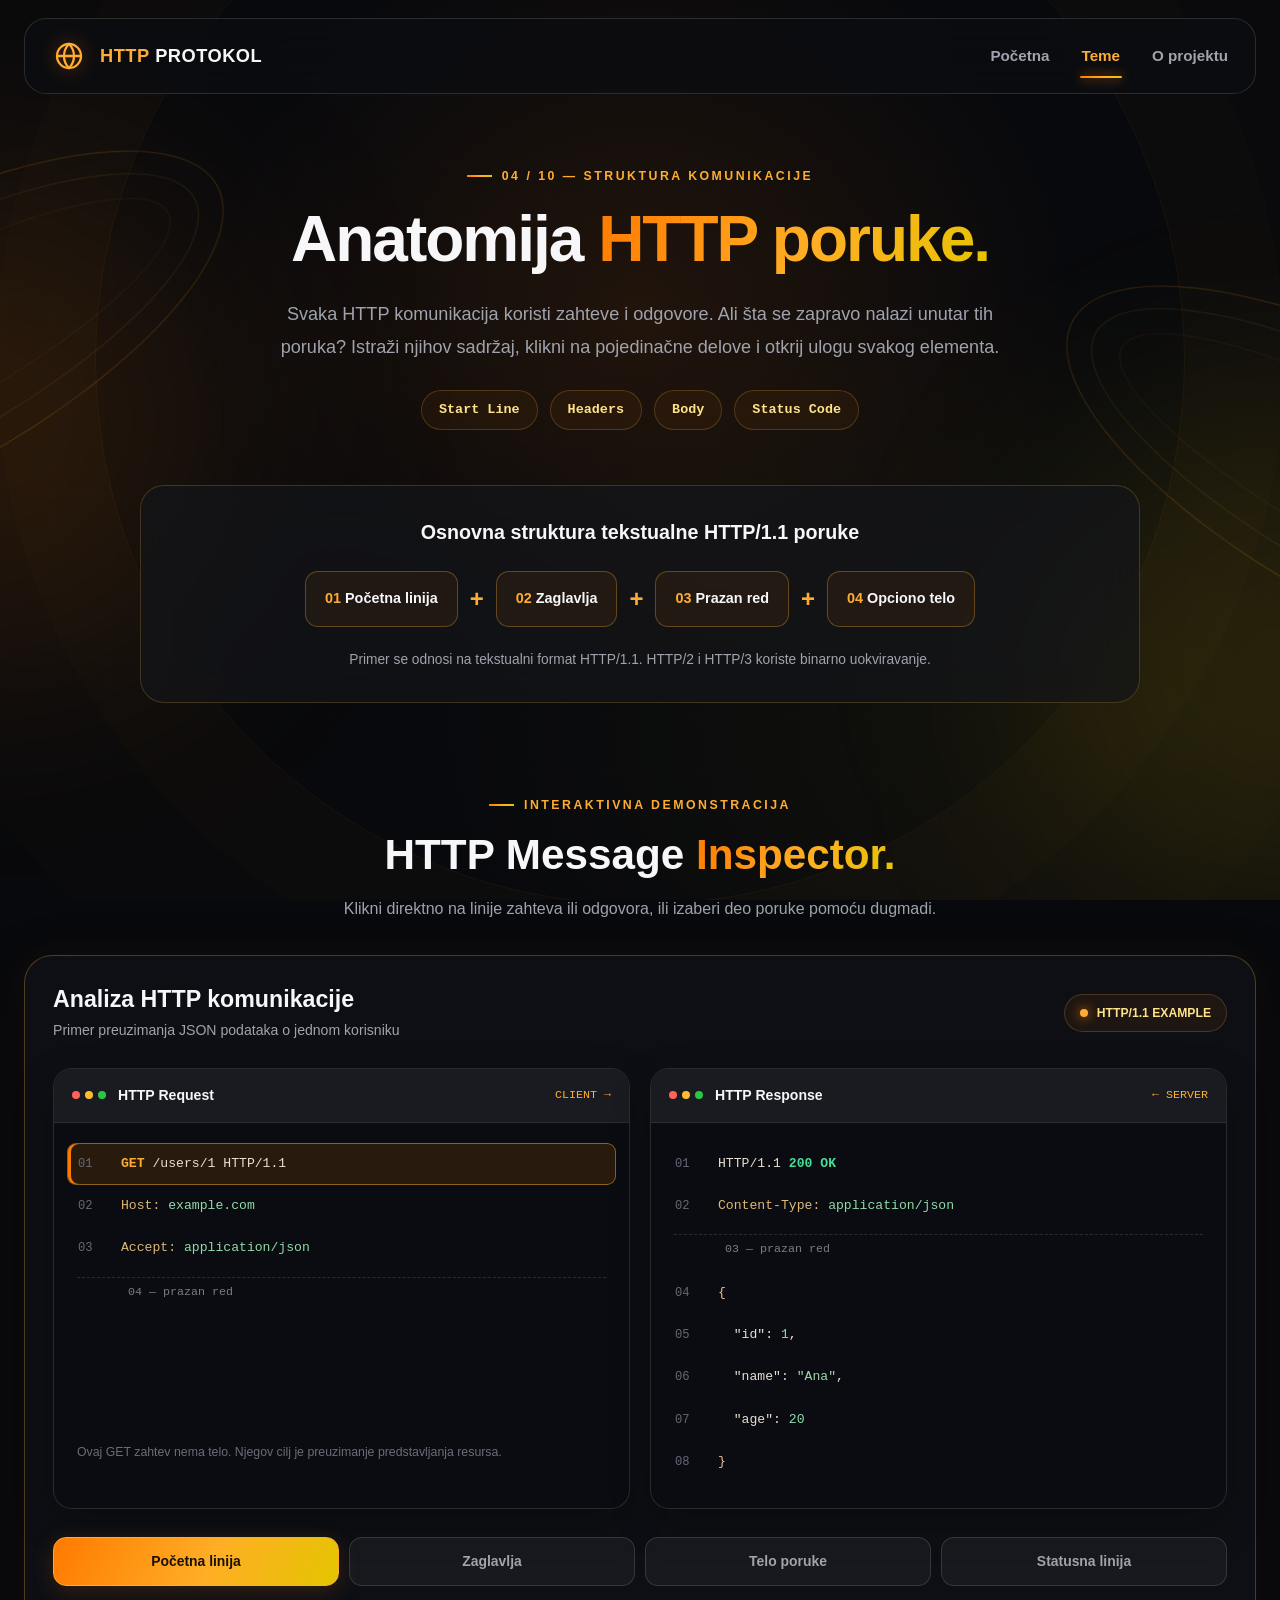
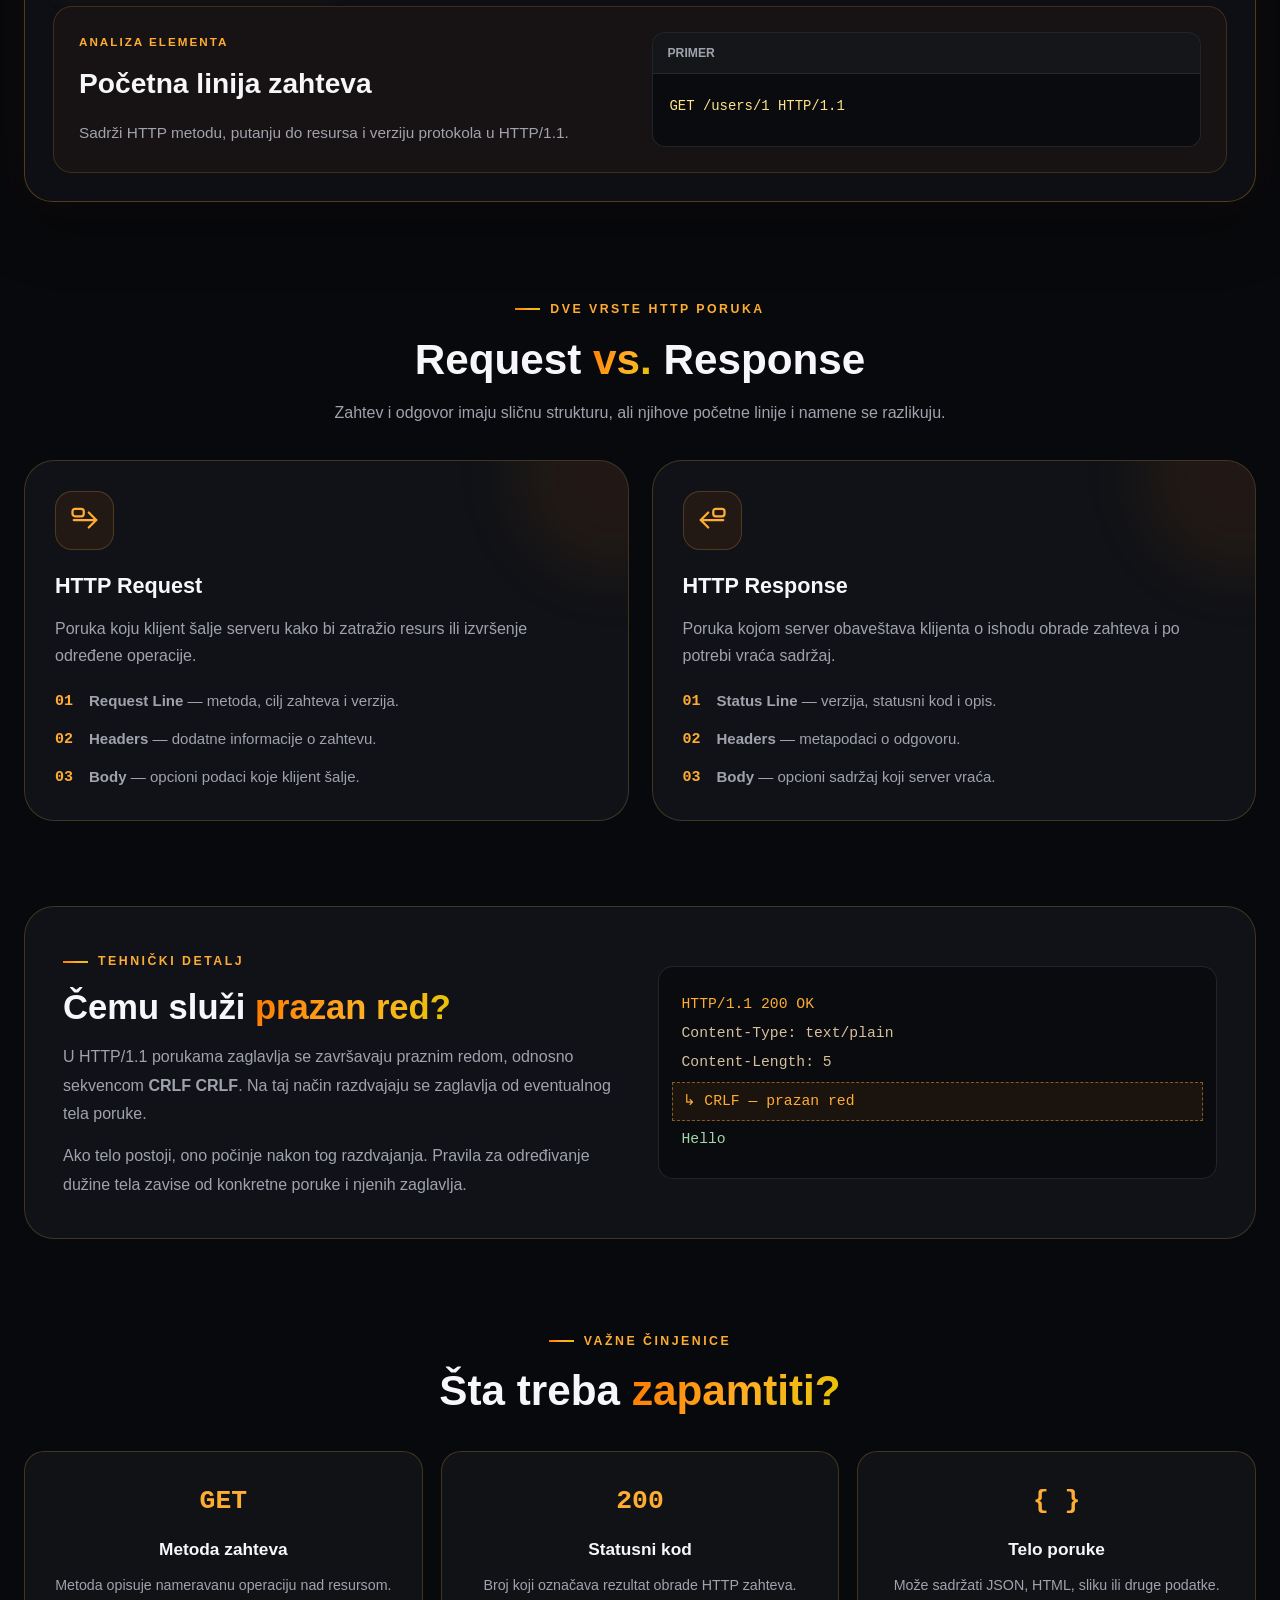
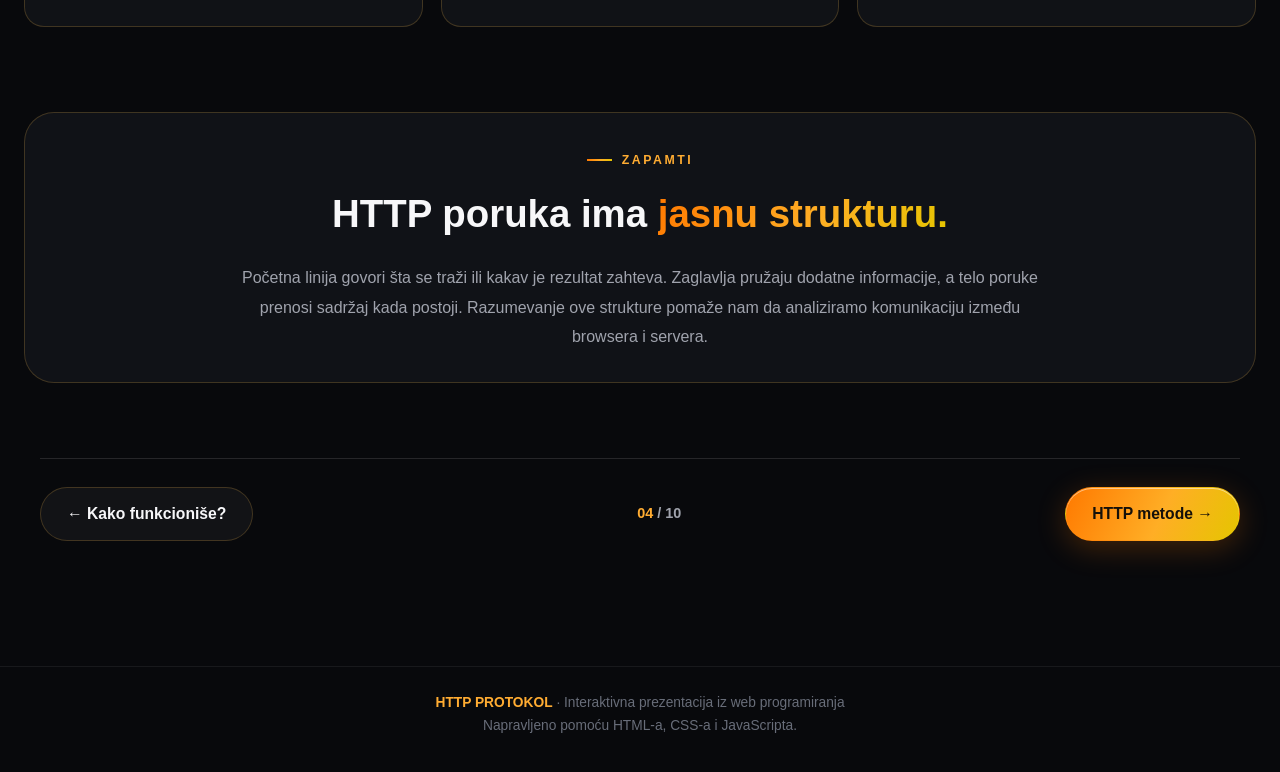
<file: http_poruka.html>
<!DOCTYPE html>
<html lang="sr">
<head>
  <meta charset="UTF-8">
  <meta name="viewport"
        content="width=device-width, initial-scale=1.0">

  <meta name="theme-color" content="#08090c">

  <meta name="description"
        content="Interaktivna anatomija HTTP zahteva i odgovora. Istraži početnu liniju, zaglavlja, statusne kodove i telo HTTP poruke.">

  <title>HTTP poruka | HTTP Protokol</title>
  <link rel="icon" type="image/png" href="./slike/ikonica.png">
  

  <link rel="stylesheet" href="style.css">

  <link rel="stylesheet" href="style.css">

  <style>

    /* =====================================
       01 — NASLOV I UVOD
       ===================================== */

    .message-hero {
      max-width: 950px;
      margin: 0 auto 55px;
      text-align: center;
    }

    .message-hero h1 {
      font-size: clamp(2.7rem, 5vw, 5rem);
      line-height: 1.12;
      letter-spacing: -2px;
      margin: 18px 0 22px;
      font-weight: 900;
    }

    .message-hero p {
      max-width: 740px;
      margin: auto;
      color: var(--muted);
      font-size: 1.13rem;
      line-height: 1.85;
    }

    .hero-tags {
      display: flex;
      justify-content: center;
      flex-wrap: wrap;
      gap: 12px;
      margin-top: 25px;
    }

    .hero-tag {
      padding: 8px 17px;
      border-radius: 99px;
      border: 1px solid var(--glass-border);
      background: rgba(255, 121, 0, 0.06);
      color: var(--gold-light);
      font-family: Consolas, monospace;
      font-size: 0.84rem;
      font-weight: 700;
    }

    /* =====================================
       02 — OSNOVNI PRINCIP
       ===================================== */

    .message-formula {
      max-width: 1000px;
      margin: 0 auto 85px;
      padding: 30px;
      border-radius: 24px;
      border: 1px solid var(--glass-border);
      background: rgba(20, 21, 26, 0.72);
      backdrop-filter: blur(20px);
      text-align: center;
    }

    .message-formula h2 {
      font-size: 1.23rem;
      margin-bottom: 23px;
    }

    .formula-parts {
      display: flex;
      align-items: center;
      justify-content: center;
      flex-wrap: wrap;
      gap: 12px;
    }

    .formula-part {
      padding: 15px 19px;
      border: 1px solid rgba(255, 178, 65, 0.3);
      border-radius: 13px;
      background: rgba(255, 121, 0, 0.065);
      color: var(--white);
      font-size: 0.9rem;
      font-weight: 750;
    }

    .formula-part strong {
      color: var(--orange-light);
    }

    .formula-symbol {
      color: var(--orange-light);
      font-size: 1.5rem;
      font-weight: 800;
    }

    .formula-note {
      margin-top: 22px;
      color: var(--muted);
      font-size: 0.86rem;
    }

    /* =====================================
       03 — NASLOVI SEKCIJA
       ===================================== */

    .section-heading {
      text-align: center;
      margin-bottom: 33px;
    }

    .section-heading h2 {
      margin: 14px 0;
      font-size: clamp(1.8rem, 3.3vw, 2.8rem);
      line-height: 1.25;
    }

    .section-heading p {
      max-width: 720px;
      margin: auto;
      color: var(--muted);
    }

    /* =====================================
       04 — MESSAGE INSPECTOR
       ===================================== */

    .inspector-container {
      padding: 28px;
      border-radius: 28px;
      border: 1px solid rgba(255, 176, 50, 0.28);
      background: rgba(15, 17, 23, 0.83);
      backdrop-filter: blur(24px);
      box-shadow:
        0 24px 65px rgba(0, 0, 0, 0.3),
        0 0 45px rgba(255, 121, 0, 0.055);
    }

    .inspector-header {
      display: flex;
      align-items: center;
      justify-content: space-between;
      flex-wrap: wrap;
      gap: 14px;
      margin-bottom: 25px;
    }

    .inspector-header h3 {
      font-size: 1.45rem;
      line-height: 1.3;
    }

    .inspector-header p {
      font-size: 0.88rem;
      color: var(--muted);
      margin-top: 5px;
    }

    .inspector-badge {
      display: inline-flex;
      align-items: center;
      gap: 9px;
      color: var(--gold-light);
      border: 1px solid var(--glass-border);
      background: rgba(255, 121, 0, 0.065);
      border-radius: 99px;
      padding: 8px 15px;
      font-size: 0.76rem;
      font-weight: 750;
    }

    .inspector-badge::before {
      content: "";
      width: 8px;
      height: 8px;
      border-radius: 50%;
      background: var(--orange-light);
      box-shadow: 0 0 12px var(--orange);
    }

    /* =====================================
       05 — DVA HTTP TERMINALA
       ===================================== */

    .http-messages {
      display: grid;
      grid-template-columns: repeat(2, minmax(0, 1fr));
      gap: 20px;
    }

    .http-terminal {
      min-width: 0;
      overflow: hidden;
      background: #0a0c11;
      border: 1px solid rgba(255, 255, 255, 0.12);
      border-radius: 19px;
      box-shadow: 0 15px 40px rgba(0, 0, 0, 0.22);
    }

    .terminal-bar {
      display: flex;
      justify-content: space-between;
      align-items: center;
      gap: 12px;
      padding: 15px 18px;
      background: #191b21;
      border-bottom: 1px solid rgba(255, 255, 255, 0.08);
    }

    .terminal-heading {
      display: flex;
      align-items: center;
      gap: 12px;
    }

    .terminal-dots {
      display: flex;
      align-items: center;
      gap: 5px;
    }

    .terminal-dots span {
      width: 8px;
      height: 8px;
      border-radius: 50%;
    }

    .terminal-dots span:nth-child(1) {
      background: #ff6259;
    }

    .terminal-dots span:nth-child(2) {
      background: #ffbd2e;
    }

    .terminal-dots span:nth-child(3) {
      background: #28c840;
    }

    .terminal-heading strong {
      font-size: 0.88rem;
    }

    .terminal-label {
      color: var(--orange-light);
      font-family: Consolas, monospace;
      font-size: 0.73rem;
      white-space: nowrap;
    }

    .terminal-content {
      min-height: 365px;
      padding: 20px 13px 25px;
      display: flex;
      flex-direction: column;
      align-items: stretch;
    }

    .wire-line {
      display: grid;
      grid-template-columns: 35px minmax(0, 1fr);
      align-items: baseline;
      gap: 8px;
      width: 100%;
      padding: 9px 10px;
      border: 1px solid transparent;
      border-radius: 9px;
      background: transparent;
      text-align: left;
      color: #e9dfd1;
      cursor: pointer;
      transition:
        background 0.25s,
        border-color 0.25s,
        color 0.25s;
    }

    .wire-line:hover {
      background: rgba(255, 121, 0, 0.085);
      border-color: rgba(255, 171, 45, 0.17);
    }

    .wire-line.selected {
      background: rgba(255, 121, 0, 0.13);
      border-color: rgba(255, 171, 45, 0.48);
      box-shadow: inset 3px 0 0 var(--orange);
    }

    .line-number {
      color: #646976;
      font-family: Consolas, monospace;
      font-size: 0.76rem;
      user-select: none;
    }

    .line-content {
      min-width: 0;
      font-family: Consolas, "Courier New", monospace;
      font-size: 0.82rem;
      line-height: 1.7;
      overflow-wrap: anywhere;
    }

    .syntax-method {
      color: #ffac32;
      font-weight: 800;
    }

    .syntax-header {
      color: #deb875;
    }

    .syntax-value {
      color: #91dba9;
    }

    .syntax-status {
      color: #47db98;
      font-weight: 800;
    }

    .syntax-json {
      color: #ecc49a;
    }

    .syntax-string {
      color: #a0d8a8;
    }

    .wire-separator {
      margin: 7px 10px;
      padding: 5px 10px 5px 51px;
      border-top: 1px dashed rgba(255, 255, 255, 0.13);
      color: #787d88;
      font-family: Consolas, monospace;
      font-size: 0.73rem;
    }

    .terminal-caption {
      margin-top: auto;
      padding: 20px 10px 0;
      color: var(--dim);
      font-size: 0.77rem;
      line-height: 1.6;
    }

    /* =====================================
       06 — IZBOR DELA PORUKE
       ===================================== */

    .inspector-tabs {
      display: flex;
      flex-wrap: wrap;
      gap: 10px;
      margin: 28px 0 20px;
    }

    .inspector-tab {
      flex: 1;
      min-width: 150px;
      min-height: 49px;
      padding: 11px 13px;
      border: 1px solid rgba(255, 255, 255, 0.13);
      border-radius: 13px;
      background: rgba(255, 255, 255, 0.045);
      color: var(--muted);
      font-weight: 750;
      font-size: 0.87rem;
      transition:
        color 0.25s,
        border-color 0.25s,
        background 0.25s;
    }

    .inspector-tab:hover {
      color: var(--white);
      border-color: var(--orange-light);
    }

    .inspector-tab.active {
      color: #181008;
      background: var(--gradient);
      border-color: var(--orange-light);
      box-shadow: 0 5px 22px rgba(255, 121, 0, 0.17);
    }

    /* =====================================
       07 — PANEL SA OBJAŠNJENJEM
       ===================================== */

    .inspect-details {
      display: grid;
      grid-template-columns: 1fr 1fr;
      gap: 23px;
      align-items: stretch;
      padding: 25px;
      border-radius: 19px;
      background: rgba(255, 121, 0, 0.045);
      border: 1px solid rgba(255, 171, 45, 0.18);
    }

    .details-eyebrow {
      display: block;
      color: var(--orange-light);
      font-size: 0.73rem;
      font-weight: 800;
      letter-spacing: 2px;
      text-transform: uppercase;
      margin-bottom: 9px;
    }

    .details-text h3 {
      font-size: clamp(1.3rem, 2.2vw, 1.9rem);
      margin-bottom: 12px;
    }

    .details-text p {
      color: var(--muted);
      line-height: 1.85;
      font-size: 0.96rem;
    }

    .details-example {
      min-width: 0;
      background: #090b0f;
      border: 1px solid rgba(255, 255, 255, 0.10);
      border-radius: 13px;
      overflow: hidden;
    }

    .details-example-label {
      padding: 10px 15px;
      background: rgba(255, 255, 255, 0.045);
      color: var(--muted);
      border-bottom: 1px solid rgba(255, 255, 255, 0.08);
      font-size: 0.76rem;
      font-weight: 750;
    }

    .details-example pre {
      padding: 20px 17px;
      font-family: Consolas, "Courier New", monospace;
      font-size: 0.87rem;
      line-height: 1.8;
      color: var(--gold-light);
      white-space: pre-wrap;
      overflow-wrap: anywhere;
    }

    /* =====================================
       08 — POREĐENJE REQUEST / RESPONSE
       ===================================== */

    .anatomy-section {
      margin-top: 90px;
    }

    .anatomy-grid {
      display: grid;
      grid-template-columns: repeat(2, minmax(0, 1fr));
      gap: 23px;
    }

    .anatomy-card {
      position: relative;
      overflow: hidden;
      min-height: 290px;
    }

    .anatomy-card::after {
      content: "";
      position: absolute;
      top: -85px;
      right: -85px;
      width: 200px;
      height: 200px;
      border-radius: 50%;
      background: rgba(255, 121, 0, 0.07);
      filter: blur(30px);
      pointer-events: none;
    }

    .anatomy-icon {
      width: 59px;
      height: 59px;
      margin-bottom: 18px;
      display: grid;
      place-items: center;
      border-radius: 17px;
      border: 1px solid var(--glass-border);
      background: rgba(255, 121, 0, 0.08);
      color: var(--orange-light);
    }

    .anatomy-icon svg {
      width: 30px;
      height: 30px;
      fill: none;
      stroke: currentColor;
      stroke-width: 1.8;
      stroke-linecap: round;
      stroke-linejoin: round;
    }

    .anatomy-card h3 {
      font-size: 1.35rem;
      margin-bottom: 13px;
    }

    .anatomy-list {
      display: grid;
      gap: 13px;
      margin-top: 20px;
    }

    .anatomy-item {
      display: flex;
      align-items: flex-start;
      gap: 12px;
      color: var(--muted);
      font-size: 0.94rem;
    }

    .anatomy-item span:first-child {
      color: var(--orange-light);
      font-weight: 800;
      font-family: Consolas, monospace;
      flex: 0 0 22px;
    }

    /* =====================================
       09 — PRAZAN RED
       ===================================== */

    .separator-section {
      margin-top: 85px;
    }

    .separator-card {
      padding: 38px;
      display: grid;
      grid-template-columns: 1fr 1fr;
      gap: 35px;
      align-items: center;
    }

    .separator-card h2 {
      font-size: clamp(1.6rem, 2.7vw, 2.5rem);
      line-height: 1.25;
      margin: 14px 0;
    }

    .separator-card p {
      color: var(--muted);
      line-height: 1.8;
    }

    .separator-code {
      padding: 23px;
      border-radius: 15px;
      background: #090b0f;
      border: 1px solid rgba(255, 255, 255, 0.10);
      font: 0.92rem/2 Consolas, "Courier New", monospace;
    }

    .separator-code .line {
      display: block;
      overflow-wrap: anywhere;
    }

    .separator-code .emphasis {
      display: block;
      padding: 4px 10px;
      margin: 4px -10px;
      border: 1px dashed rgba(255, 172, 49, 0.48);
      background: rgba(255, 121, 0, 0.075);
      color: var(--orange-light);
    }

    /* =====================================
       10 — KLJUČNE ČINJENICE
       ===================================== */

    .facts-section {
      margin-top: 85px;
    }

    .facts-grid {
      display: grid;
      grid-template-columns: repeat(3, minmax(0, 1fr));
      gap: 18px;
    }

    .fact-card {
      text-align: center;
      padding: 28px 22px;
      background: rgba(22, 24, 29, 0.68);
      border: 1px solid var(--glass-border);
      border-radius: 20px;
    }

    .fact-number {
      display: block;
      margin-bottom: 12px;
      color: var(--orange-light);
      font-family: Consolas, monospace;
      font-size: 1.65rem;
      font-weight: 900;
    }

    .fact-card h3 {
      font-size: 1.08rem;
      margin-bottom: 9px;
    }

    .fact-card p {
      color: var(--muted);
      font-size: 0.89rem;
      line-height: 1.75;
    }

    /* =====================================
       11 — ZAKLJUČAK
       ===================================== */

    .message-summary {
      margin-top: 85px;
      text-align: center;
    }

    .message-summary h2 {
      font-size: clamp(1.7rem, 3vw, 2.6rem);
      margin: 12px 0 18px;
    }

    .message-summary p {
      max-width: 820px;
      margin: auto;
      color: var(--muted);
      line-height: 1.85;
    }

    /* =====================================
       12 — RESPONSIVE
       ===================================== */

    @media (max-width: 950px) {

      .http-messages,
      .inspect-details,
      .separator-card {
        grid-template-columns: 1fr;
      }

      .terminal-content {
        min-height: 270px;
      }

      .facts-grid {
        grid-template-columns: 1fr 1fr;
      }
    }

    @media (max-width: 680px) {

      .message-hero h1 {
        letter-spacing: -1px;
      }

      .message-formula {
        padding: 24px 17px;
        margin-bottom: 65px;
      }

      .inspector-container {
        padding: 16px;
        border-radius: 20px;
      }

      .inspector-tabs {
        display: grid;
        grid-template-columns: repeat(2, minmax(0, 1fr));
      }

      .inspector-tab {
        min-width: 0;
        font-size: 0.79rem;
        padding: 11px 8px;
      }

      .terminal-content {
        padding: 12px 5px 20px;
      }

      .wire-line {
        grid-template-columns: 25px minmax(0, 1fr);
        gap: 5px;
        padding: 8px 6px;
      }

      .line-content {
        font-size: 0.73rem;
      }

      .wire-separator {
        padding-left: 35px;
      }

      .inspect-details {
        padding: 20px 15px;
      }

      .anatomy-grid,
      .facts-grid {
        grid-template-columns: 1fr;
      }

      .separator-card {
        padding: 24px 18px;
      }

      .anatomy-section,
      .separator-section,
      .facts-section,
      .message-summary {
        margin-top: 65px;
      }
    }

  </style>

  <script src="script.js" defer></script>
</head>

<body>

  <!-- GLOBALNA POZADINA I HEADER -->

  <div id="site-background" aria-hidden="true"></div>
  <div id="site-header"></div>

  <main class="page-shell lesson-page">

    <!-- =================================
         01 — HERO
         ================================= -->

    <section class="message-hero">

      <span class="section-label">
        04 / 10 — Struktura komunikacije
      </span>

      <h1>
        Anatomija
        <span class="gradient-text">HTTP poruke.</span>
      </h1>

      <p>
        Svaka HTTP komunikacija koristi zahteve
        i odgovore. Ali šta se zapravo nalazi
        unutar tih poruka?

        Istraži njihov sadržaj, klikni na pojedinačne
        delove i otkrij ulogu svakog elementa.
      </p>

      <div class="hero-tags">
        <span class="hero-tag">Start Line</span>
        <span class="hero-tag">Headers</span>
        <span class="hero-tag">Body</span>
        <span class="hero-tag">Status Code</span>
      </div>

    </section>


    <!-- =================================
         02 — FORMULA HTTP PORUKE
         ================================= -->

    <section class="message-formula"
             aria-labelledby="formula-title">

      <h2 id="formula-title">
        Osnovna struktura tekstualne HTTP/1.1 poruke
      </h2>

      <div class="formula-parts">

        <div class="formula-part">
          <strong>01</strong> Početna linija
        </div>

        <span class="formula-symbol">+</span>

        <div class="formula-part">
          <strong>02</strong> Zaglavlja
        </div>

        <span class="formula-symbol">+</span>

        <div class="formula-part">
          <strong>03</strong> Prazan red
        </div>

        <span class="formula-symbol">+</span>

        <div class="formula-part">
          <strong>04</strong> Opciono telo
        </div>

      </div>

      <p class="formula-note">
        Primer se odnosi na tekstualni format HTTP/1.1.
        HTTP/2 i HTTP/3 koriste binarno uokviravanje.
      </p>

    </section>


    <!-- =================================
         03 — INTERAKTIVNI INSPEKTOR
         ================================= -->

    <section aria-labelledby="inspector-title">

      <div class="section-heading">

        <span class="section-label">
          Interaktivna demonstracija
        </span>

        <h2 id="inspector-title">
          HTTP Message
          <span class="gradient-text">Inspector.</span>
        </h2>

        <p>
          Klikni direktno na linije zahteva ili odgovora,
          ili izaberi deo poruke pomoću dugmadi.
        </p>

      </div>


      <div class="inspector-container">

        <div class="inspector-header">

          <div>
            <h3>Analiza HTTP komunikacije</h3>
            <p>
              Primer preuzimanja JSON podataka
              o jednom korisniku
            </p>
          </div>

          <span class="inspector-badge">
            HTTP/1.1 EXAMPLE
          </span>

        </div>


        <!-- =============================
             DVA TERMINALA
             ============================= -->

        <div class="http-messages">

          <!-- HTTP REQUEST -->

          <div class="http-terminal">

            <div class="terminal-bar">

              <div class="terminal-heading">

                <div class="terminal-dots"
                     aria-hidden="true">
                  <span></span>
                  <span></span>
                  <span></span>
                </div>

                <strong>HTTP Request</strong>

              </div>

              <span class="terminal-label">
                CLIENT →
              </span>

            </div>


            <div class="terminal-content">

              <!-- Početna linija -->

              <button type="button"
                      class="wire-line selected"
                      data-inspect="request-line">

                <span class="line-number">01</span>

                <span class="line-content">
                  <span class="syntax-method">GET</span>
                  /users/1 HTTP/1.1
                </span>

              </button>


              <!-- HTTP zaglavlja -->

              <button type="button"
                      class="wire-line"
                      data-inspect="headers">

                <span class="line-number">02</span>

                <span class="line-content">
                  <span class="syntax-header">Host:</span>
                  <span class="syntax-value">example.com</span>
                </span>

              </button>


              <button type="button"
                      class="wire-line"
                      data-inspect="headers">

                <span class="line-number">03</span>

                <span class="line-content">
                  <span class="syntax-header">Accept:</span>
                  <span class="syntax-value">application/json</span>
                </span>

              </button>


              <!-- Razdvajanje -->

              <div class="wire-separator">
                04 — prazan red
              </div>


              <p class="terminal-caption">
                Ovaj GET zahtev nema telo.
                Njegov cilj je preuzimanje
                predstavljanja resursa.
              </p>

            </div>

          </div>


          <!-- HTTP RESPONSE -->

          <div class="http-terminal">

            <div class="terminal-bar">

              <div class="terminal-heading">

                <div class="terminal-dots"
                     aria-hidden="true">
                  <span></span>
                  <span></span>
                  <span></span>
                </div>

                <strong>HTTP Response</strong>

              </div>

              <span class="terminal-label">
                ← SERVER
              </span>

            </div>


            <div class="terminal-content">

              <!-- Status line -->

              <button type="button"
                      class="wire-line"
                      data-inspect="status-line">

                <span class="line-number">01</span>

                <span class="line-content">
                  HTTP/1.1
                  <span class="syntax-status">200 OK</span>
                </span>

              </button>


              <!-- Header -->

              <button type="button"
                      class="wire-line"
                      data-inspect="headers">

                <span class="line-number">02</span>

                <span class="line-content">
                  <span class="syntax-header">
                    Content-Type:
                  </span>
                  <span class="syntax-value">
                    application/json
                  </span>
                </span>

              </button>


              <!-- Razdvajanje -->

              <div class="wire-separator">
                03 — prazan red
              </div>


              <!-- JSON telo -->

              <button type="button"
                      class="wire-line"
                      data-inspect="body">

                <span class="line-number">04</span>

                <span class="line-content syntax-json">
                  {
                </span>

              </button>


              <button type="button"
                      class="wire-line"
                      data-inspect="body">

                <span class="line-number">05</span>

                <span class="line-content">
                  &nbsp;&nbsp;"id":
                  <span class="syntax-value">1</span>,
                </span>

              </button>


              <button type="button"
                      class="wire-line"
                      data-inspect="body">

                <span class="line-number">06</span>

                <span class="line-content">
                  &nbsp;&nbsp;"name":
                  <span class="syntax-string">"Ana"</span>,
                </span>

              </button>


              <button type="button"
                      class="wire-line"
                      data-inspect="body">

                <span class="line-number">07</span>

                <span class="line-content">
                  &nbsp;&nbsp;"age":
                  <span class="syntax-value">20</span>
                </span>

              </button>


              <button type="button"
                      class="wire-line"
                      data-inspect="body">

                <span class="line-number">08</span>

                <span class="line-content syntax-json">
                  }
                </span>

              </button>

            </div>

          </div>

        </div>


        <!-- =============================
             DUGMAD ZA IZBOR
             ============================= -->

        <div class="inspector-tabs"
             id="part-tabs"
             aria-label="Izaberi deo HTTP poruke">

          <button type="button"
                  class="inspector-tab active"
                  data-part="request-line"
                  aria-pressed="true">

            Početna linija

          </button>


          <button type="button"
                  class="inspector-tab"
                  data-part="headers"
                  aria-pressed="false">

            Zaglavlja

          </button>


          <button type="button"
                  class="inspector-tab"
                  data-part="body"
                  aria-pressed="false">

            Telo poruke

          </button>


          <button type="button"
                  class="inspector-tab"
                  data-part="status-line"
                  aria-pressed="false">

            Statusna linija

          </button>

        </div>


        <!-- =============================
             DINAMIČKO OBJAŠNJENJE
             ============================= -->

        <div class="inspect-details">

          <div class="details-text"
               aria-live="polite">

            <span class="details-eyebrow">
              Analiza elementa
            </span>

            <h3 id="part-title">
              Početna linija zahteva
            </h3>

            <p id="part-description">
              Sadrži HTTP metodu, putanju do resursa
              i verziju protokola.
            </p>

          </div>


          <div class="details-example">

            <div class="details-example-label">
              PRIMER
            </div>

            <pre id="part-example">GET /users/1 HTTP/1.1</pre>

          </div>

        </div>

      </div>

    </section>


    <!-- =================================
         04 — REQUEST I RESPONSE
         ================================= -->

    <section class="anatomy-section"
             aria-labelledby="anatomy-title">

      <div class="section-heading">

        <span class="section-label">
          Dve vrste HTTP poruka
        </span>

        <h2 id="anatomy-title">
          Request
          <span class="gradient-text">vs.</span>
          Response
        </h2>

        <p>
          Zahtev i odgovor imaju sličnu strukturu,
          ali njihove početne linije
          i namene se razlikuju.
        </p>

      </div>


      <div class="anatomy-grid">

        <!-- HTTP REQUEST -->

        <article class="glass-card anatomy-card">

          <div class="anatomy-icon">

            <svg viewBox="0 0 24 24"
                 aria-hidden="true">
              <path d="M3 12h18"/>
              <path d="m15 6 6 6-6 6"/>
              <rect x="2" y="3" width="9"
                    height="6" rx="2"/>
            </svg>

          </div>

          <h3>HTTP Request</h3>

          <p>
            Poruka koju klijent šalje serveru
            kako bi zatražio resurs ili izvršenje
            određene operacije.
          </p>

          <div class="anatomy-list">

            <div class="anatomy-item">
              <span>01</span>
              <div>
                <strong>Request Line</strong>
                — metoda, cilj zahteva i verzija.
              </div>
            </div>

            <div class="anatomy-item">
              <span>02</span>
              <div>
                <strong>Headers</strong>
                — dodatne informacije o zahtevu.
              </div>
            </div>

            <div class="anatomy-item">
              <span>03</span>
              <div>
                <strong>Body</strong>
                — opcioni podaci koje klijent šalje.
              </div>
            </div>

          </div>

        </article>


        <!-- HTTP RESPONSE -->

        <article class="glass-card anatomy-card">

          <div class="anatomy-icon">

            <svg viewBox="0 0 24 24"
                 aria-hidden="true">
              <path d="M21 12H3"/>
              <path d="m9 6-6 6 6 6"/>
              <rect x="13" y="3" width="9"
                    height="6" rx="2"/>
            </svg>

          </div>

          <h3>HTTP Response</h3>

          <p>
            Poruka kojom server obaveštava
            klijenta o ishodu obrade zahteva
            i po potrebi vraća sadržaj.
          </p>

          <div class="anatomy-list">

            <div class="anatomy-item">
              <span>01</span>
              <div>
                <strong>Status Line</strong>
                — verzija, statusni kod i opis.
              </div>
            </div>

            <div class="anatomy-item">
              <span>02</span>
              <div>
                <strong>Headers</strong>
                — metapodaci o odgovoru.
              </div>
            </div>

            <div class="anatomy-item">
              <span>03</span>
              <div>
                <strong>Body</strong>
                — opcioni sadržaj koji server vraća.
              </div>
            </div>

          </div>

        </article>

      </div>

    </section>


    <!-- =================================
         05 — ZAŠTO POSTOJI PRAZAN RED
         ================================= -->

    <section class="separator-section"
             aria-labelledby="separator-title">

      <div class="glass-card separator-card">

        <div>

          <span class="section-label">
            Tehnički detalj
          </span>

          <h2 id="separator-title">
            Čemu služi
            <span class="gradient-text">prazan red?</span>
          </h2>

          <p>
            U HTTP/1.1 porukama zaglavlja se
            završavaju praznim redom, odnosno
            sekvencom <strong>CRLF CRLF</strong>.

            Na taj način razdvajaju se zaglavlja
            od eventualnog tela poruke.
          </p>

          <p style="margin-top:13px">
            Ako telo postoji, ono počinje nakon
            tog razdvajanja. Pravila za određivanje
            dužine tela zavise od konkretne poruke
            i njenih zaglavlja.
          </p>

        </div>


        <div class="separator-code"
             aria-label="Primer HTTP poruke sa razdvajanjem zaglavlja i tela">

          <span class="line" style="color:#ffac32">
            HTTP/1.1 200 OK
          </span>

          <span class="line" style="color:#d8c09b">
            Content-Type: text/plain
          </span>

          <span class="line" style="color:#d8c09b">
            Content-Length: 5
          </span>

          <span class="emphasis">
            ↳ CRLF — prazan red
          </span>

          <span class="line" style="color:#a0d8a8">
            Hello
          </span>

        </div>

      </div>

    </section>


    <!-- =================================
         06 — VAŽNE INFORMACIJE
         ================================= -->

    <section class="facts-section"
             aria-labelledby="facts-title">

      <div class="section-heading">

        <span class="section-label">
          Važne činjenice
        </span>

        <h2 id="facts-title">
          Šta treba
          <span class="gradient-text">zapamtiti?</span>
        </h2>

      </div>


      <div class="facts-grid">

        <article class="fact-card">

          <span class="fact-number">GET</span>

          <h3>Metoda zahteva</h3>

          <p>
            Metoda opisuje nameravanu
            operaciju nad resursom.
          </p>

        </article>


        <article class="fact-card">

          <span class="fact-number">200</span>

          <h3>Statusni kod</h3>

          <p>
            Broj koji označava
            rezultat obrade HTTP zahteva.
          </p>

        </article>


        <article class="fact-card">

          <span class="fact-number">{ }</span>

          <h3>Telo poruke</h3>

          <p>
            Može sadržati JSON, HTML,
            sliku ili druge podatke.
          </p>

        </article>

      </div>

    </section>


    <!-- =================================
         07 — ZAKLJUČAK
         ================================= -->

    <section class="message-summary">

      <div class="glass-card">

        <span class="section-label">
          Zapamti
        </span>

        <h2>
          HTTP poruka ima
          <span class="gradient-text">jasnu strukturu.</span>
        </h2>

        <p>
          Početna linija govori šta se traži
          ili kakav je rezultat zahteva.

          Zaglavlja pružaju dodatne informacije,
          a telo poruke prenosi sadržaj kada postoji.

          Razumevanje ove strukture pomaže nam da
          analiziramo komunikaciju između browsera
          i servera.
        </p>

      </div>

    </section>


    <!-- NAVIGACIJA -->

    <div id="lesson-navigation"></div>

  </main>

  <div id="site-footer"></div>


  <!-- =================================
       08 — DODATNA INTERAKCIJA
       ================================= -->

  <script>
    (() => {
      "use strict";

      const tabs = document.getElementById("part-tabs");

      if (!tabs) return;

      const lines = document.querySelectorAll(
        ".wire-line[data-inspect]"
      );

      /*
       * Zajednički script.js već ažurira
       * naziv, objašnjenje i primer poruke.
       *
       * Ova funkcija dodatno osvetljava
       * odgovarajuće linije u terminalima.
       */

      function highlightPart(part) {

        lines.forEach(line => {

          const selected =
            line.dataset.inspect === part;

          line.classList.toggle(
            "selected",
            selected
          );

          line.setAttribute(
            "aria-pressed",
            String(selected)
          );

        });

      }

      /*
       * Klik na dugme:
       * - globalni JS ažurira objašnjenje
       * - ovaj JS ažurira osvetljenje
       */

      tabs.addEventListener("click", event => {

        const button = event.target.closest(
          "[data-part]"
        );

        if (!button) return;

        highlightPart(button.dataset.part);

      });

      /*
       * Klik direktno na red HTTP poruke
       * aktivira odgovarajuću karticu.
       */

      lines.forEach(line => {

        line.addEventListener("click", () => {

          const part = line.dataset.inspect;

          const tab = Array.from(
            tabs.querySelectorAll("[data-part]")
          ).find(button => {
            return button.dataset.part === part;
          });

          if (tab) {
            tab.click();
          }

        });

      });

      highlightPart("request-line");

    })();
  </script>

</body>
</html>
</file>
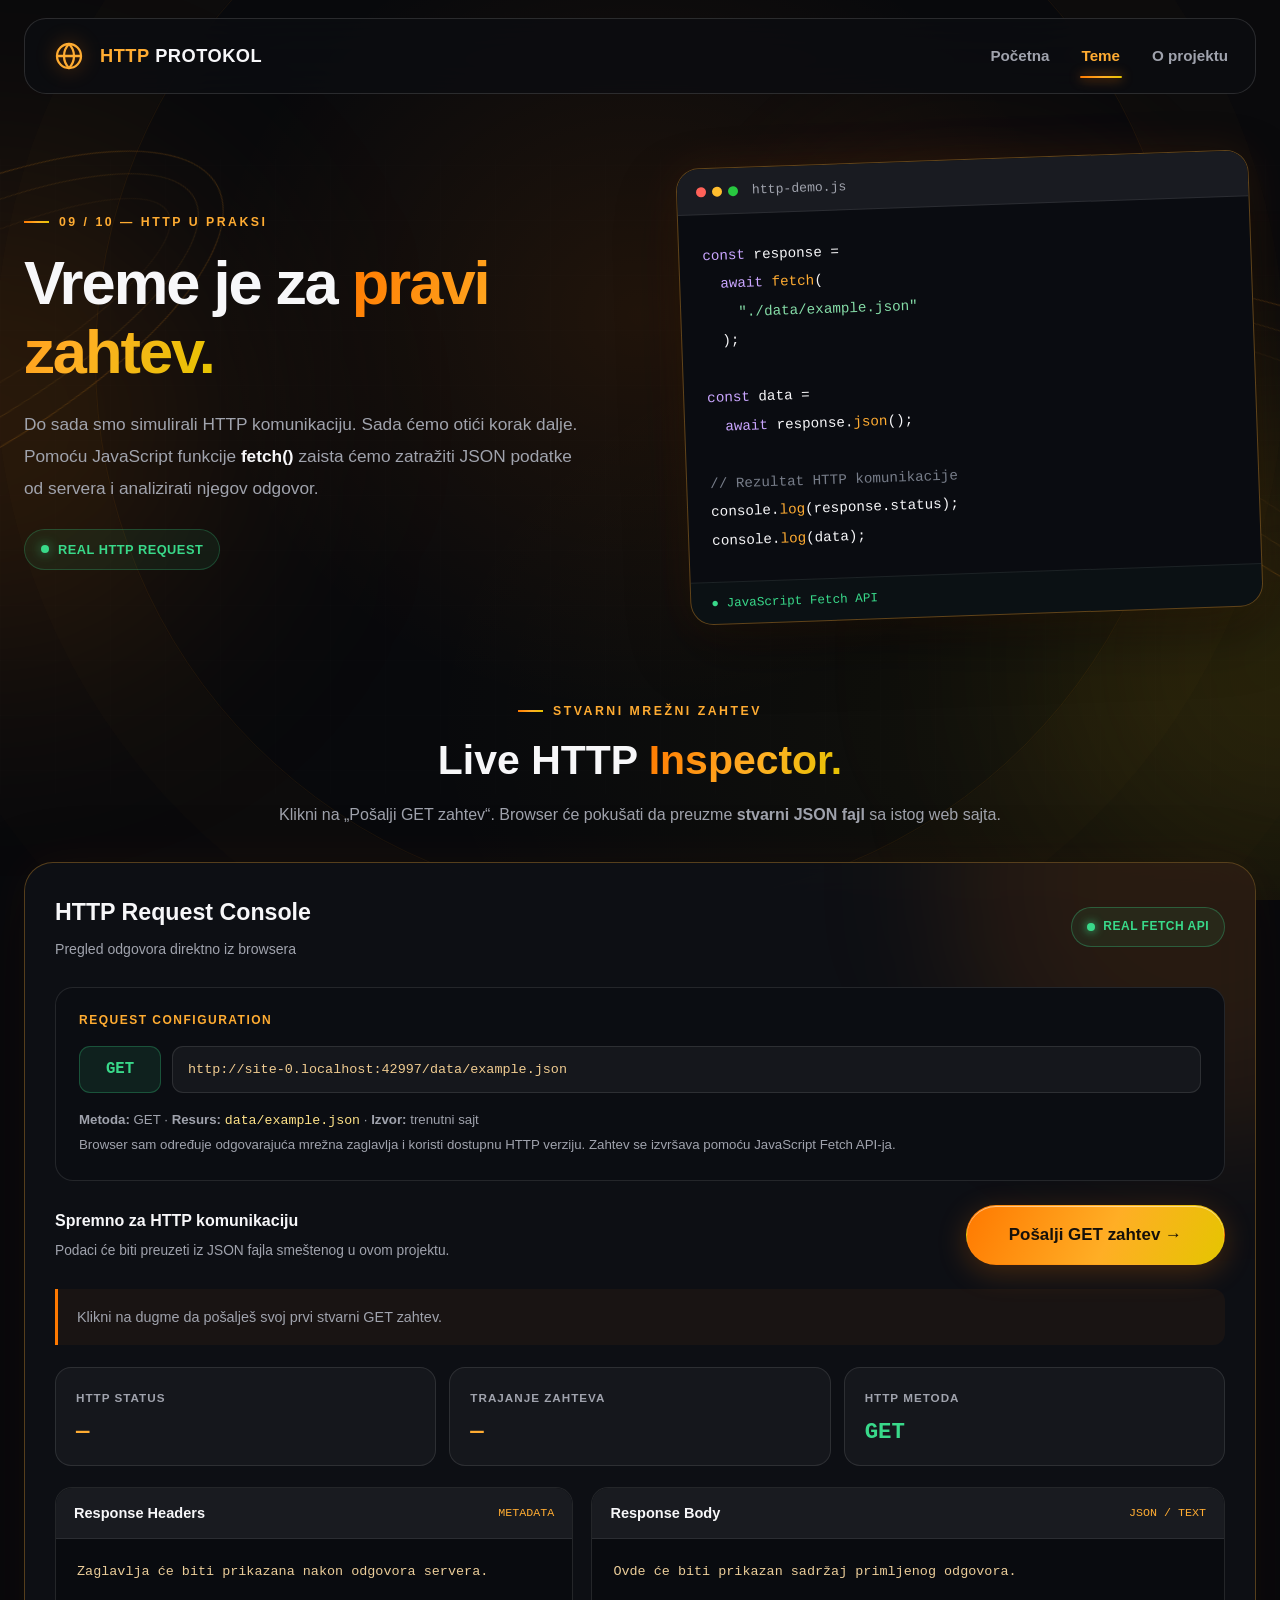
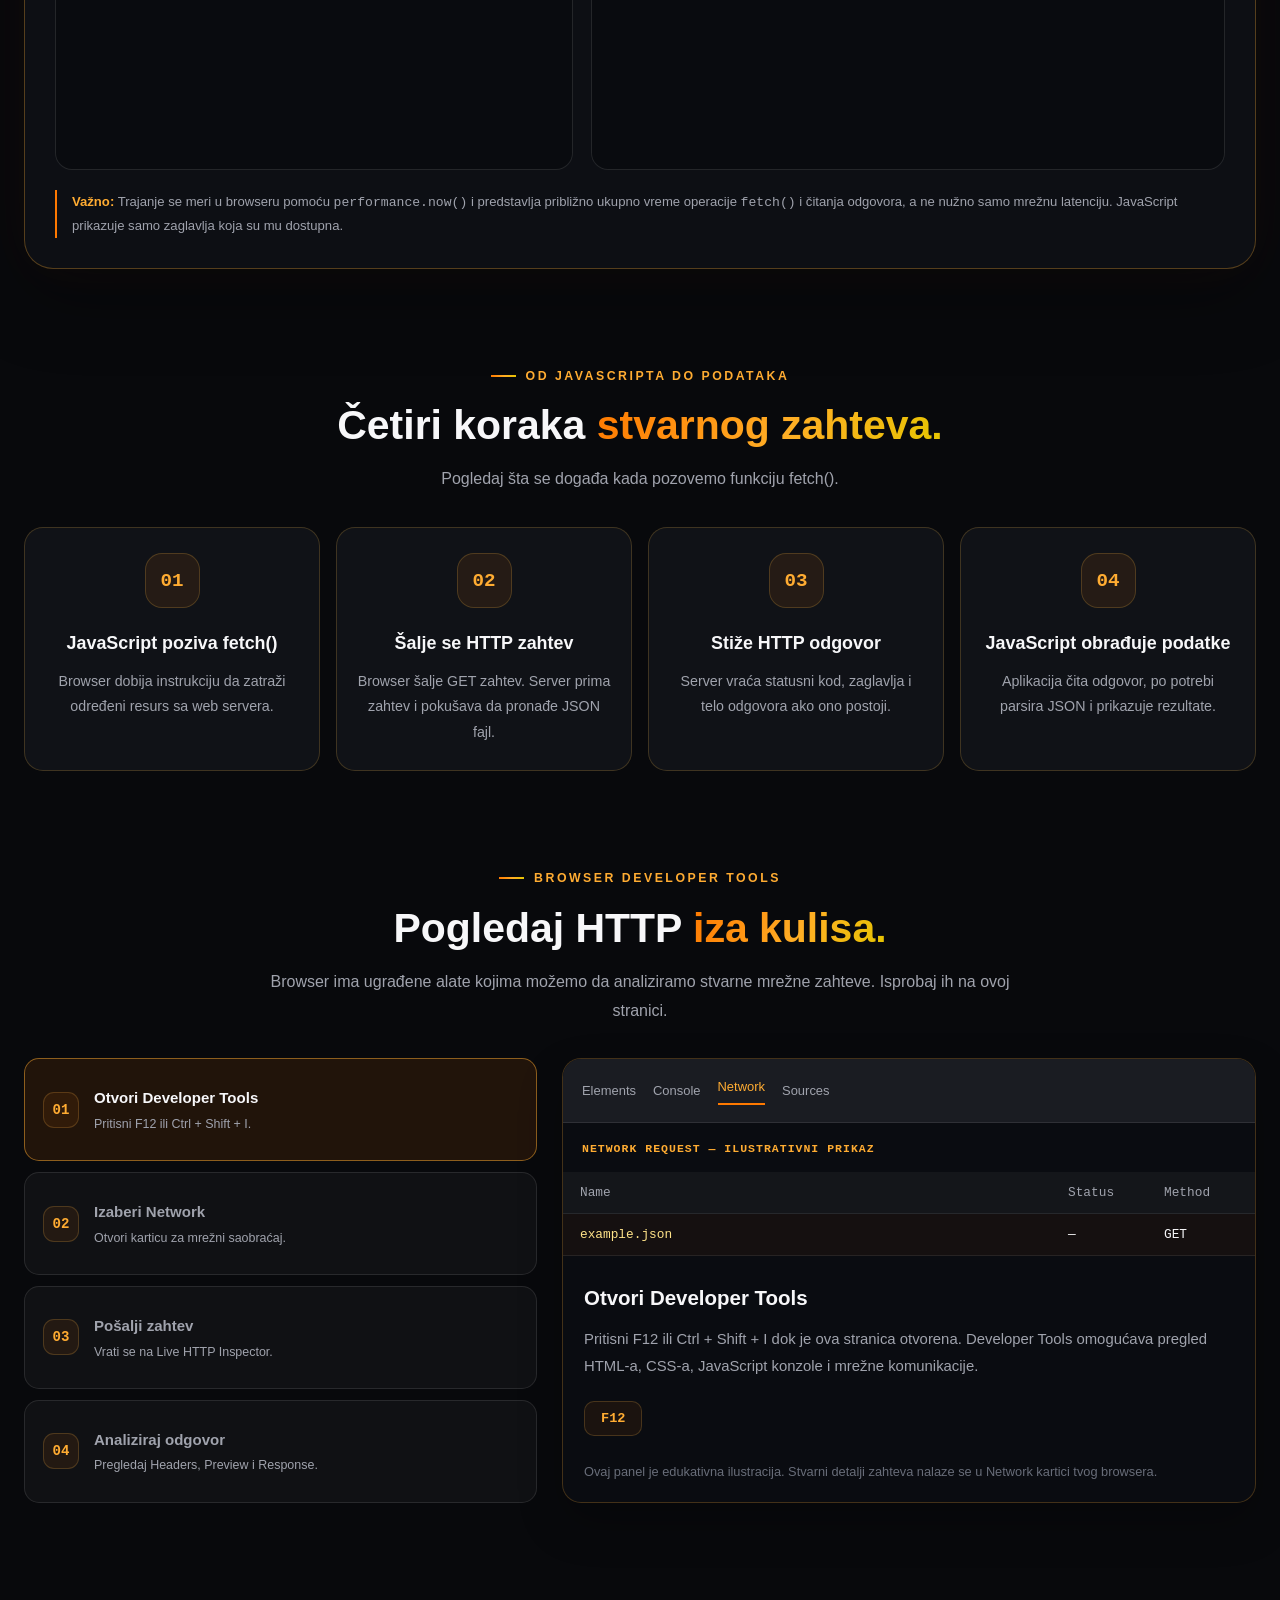
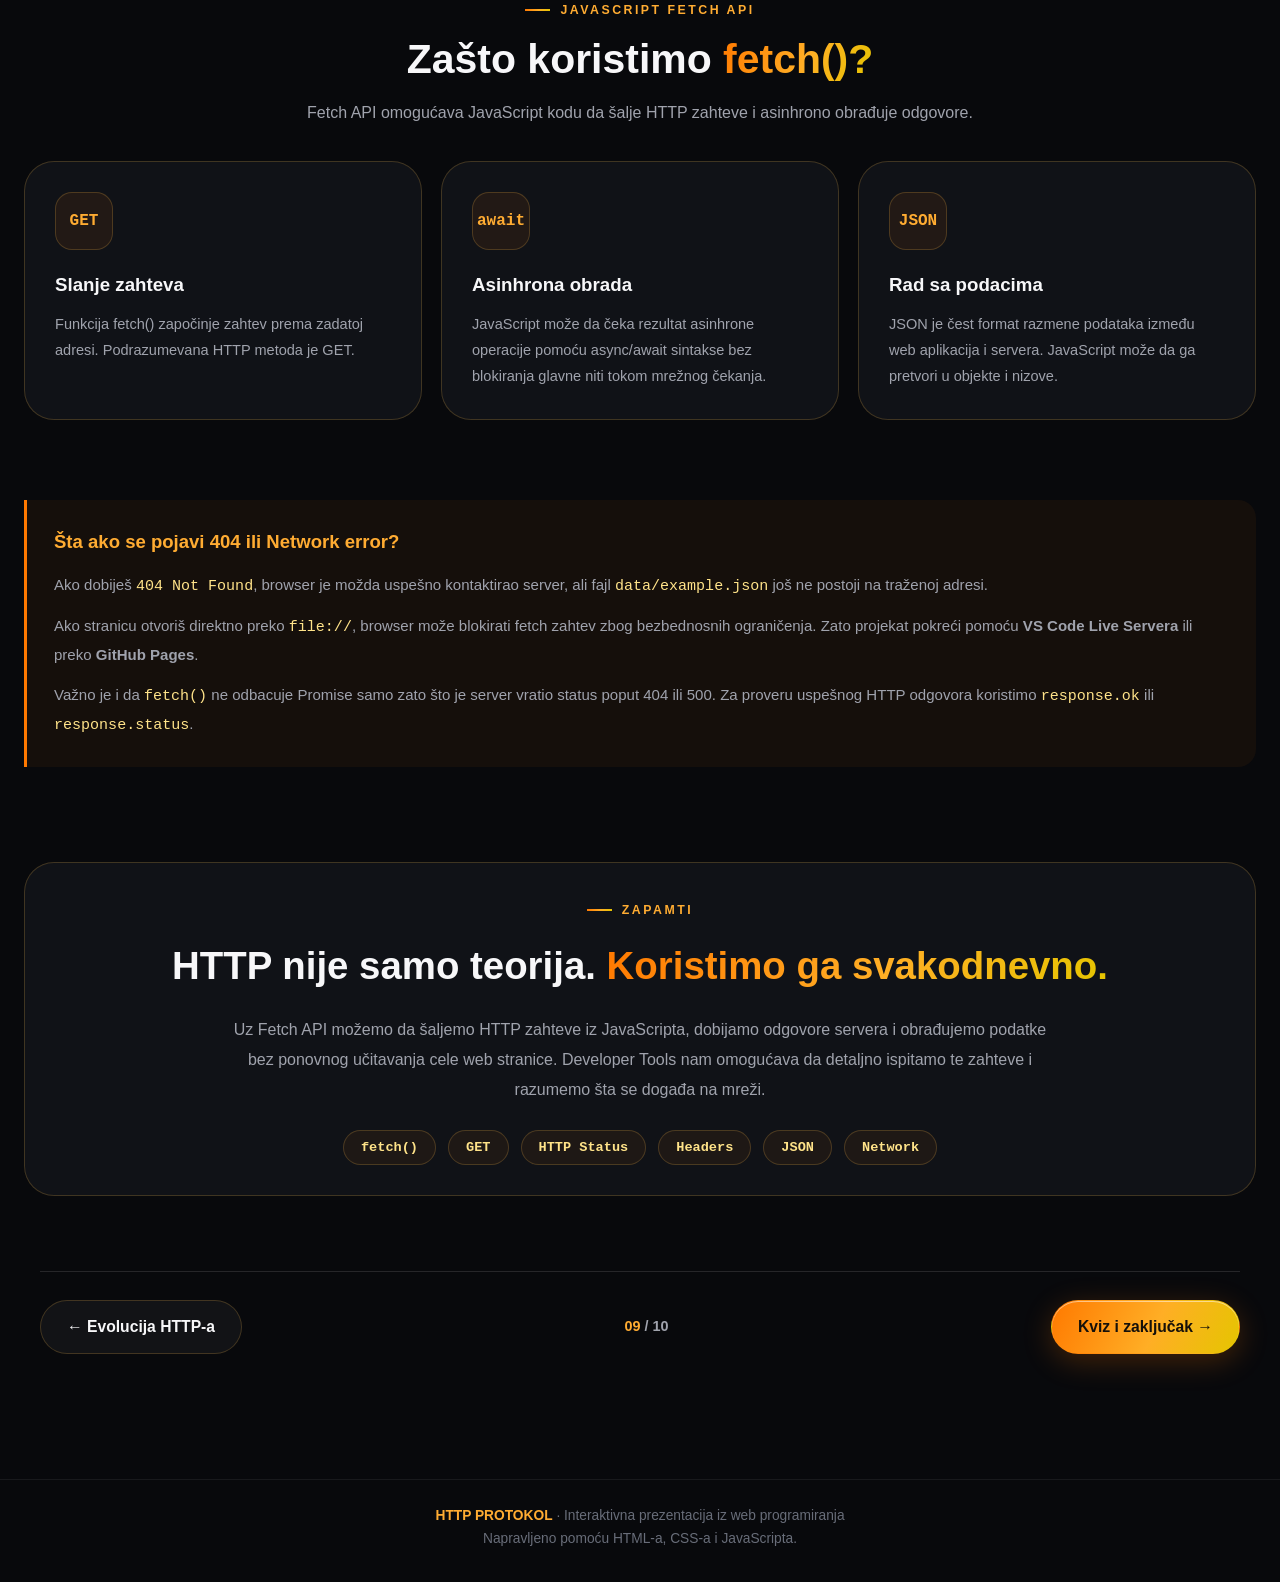
<file: http_u_praksi.html>
<!DOCTYPE html>
<html lang="sr">
<head>
  <meta charset="UTF-8">
  <meta name="viewport"
        content="width=device-width, initial-scale=1.0">
  <meta name="theme-color" content="#08090c">

  <meta name="description"
        content="HTTP u praksi: stvarni GET zahtev pomoću JavaScript fetch API-ja, pregled odgovora i Developer Tools Network kartice.">

  <title>HTTP u praksi | HTTP Protokol</title>
  <link rel="icon" type="image/png" href="./slike/ikonica.png">
  

  <link rel="stylesheet" href="style.css">

  <link rel="stylesheet" href="style.css">

  <style>

    /* =====================================
       01 — UVODNA SEKCIJA
       ===================================== */

    .practice-hero {
      display: grid;
      grid-template-columns: 1fr 0.95fr;
      gap: 55px;
      align-items: center;
      min-height: 390px;
      margin-bottom: 78px;
    }

    .practice-hero h1 {
      margin: 17px 0 22px;
      font-size: clamp(2.8rem, 4.8vw, 5rem);
      line-height: 1.12;
      letter-spacing: -2px;
      font-weight: 900;
    }

    .practice-hero p {
      max-width: 560px;
      color: var(--muted);
      font-size: 1.08rem;
      line-height: 1.85;
    }

    .practice-hero strong {
      color: var(--white);
    }

    .live-indicator {
      display: inline-flex;
      align-items: center;
      gap: 9px;
      margin-top: 24px;
      padding: 9px 16px;
      border-radius: 99px;
      background: rgba(57,217,138,0.075);
      border: 1px solid rgba(57,217,138,0.24);
      color: var(--success);
      font-size: 0.8rem;
      font-weight: 800;
      letter-spacing: 0.5px;
    }

    .live-indicator::before {
      content: "";
      width: 8px;
      height: 8px;
      border-radius: 50%;
      background: var(--success);
      box-shadow: 0 0 12px rgba(57,217,138,0.7);
      animation: pulse 2s infinite;
    }

    /* =====================================
       02 — HERO CODE WINDOW
       ===================================== */

    .hero-code-wrap {
      position: relative;
      isolation: isolate;
    }

    .hero-code-wrap::before {
      content: "";
      position: absolute;
      z-index: -1;
      width: 110%;
      aspect-ratio: 1;
      left: -5%;
      top: -30%;
      border-radius: 50%;
      background: radial-gradient(
        circle,
        rgba(255,121,0,0.17),
        rgba(255,121,0,0.035) 43%,
        transparent 70%
      );
      filter: blur(20px);
      pointer-events: none;
    }

    .hero-code-window {
      overflow: hidden;
      border-radius: 23px;
      border: 1px solid rgba(255,173,47,0.35);
      background: #0a0c11;
      box-shadow:
        0 25px 60px rgba(0,0,0,0.36),
        0 0 45px rgba(255,121,0,0.10);
      transform: rotate(-2deg);
      transition: transform 0.35s;
    }

    .hero-code-window:hover {
      transform: rotate(0deg);
    }

    .hero-code-bar {
      display: flex;
      align-items: center;
      gap: 14px;
      padding: 15px 19px;
      background: #191b21;
      border-bottom: 1px solid rgba(255,255,255,0.08);
    }

    .hero-dots {
      display: flex;
      gap: 6px;
    }

    .hero-dots span {
      width: 10px;
      height: 10px;
      border-radius: 50%;
    }

    .hero-dots span:nth-child(1) {
      background: #ff6259;
    }

    .hero-dots span:nth-child(2) {
      background: #ffbd2e;
    }

    .hero-dots span:nth-child(3) {
      background: #28c840;
    }

    .hero-filename {
      color: var(--muted);
      font: 0.82rem Consolas,monospace;
    }

    .hero-code-content {
      padding: 27px 23px;
      font: 0.89rem/2 Consolas,"Courier New",monospace;
      white-space: pre-wrap;
      overflow-wrap: anywhere;
    }

    .syntax-purple {
      color: #caa6ff;
    }

    .syntax-orange {
      color: var(--orange-light);
    }

    .syntax-green {
      color: #85dca7;
    }

    .syntax-muted {
      color: #777d89;
    }

    .hero-code-footer {
      display: flex;
      align-items: center;
      gap: 9px;
      padding: 13px 20px;
      border-top: 1px solid rgba(255,255,255,0.075);
      color: var(--success);
      background: rgba(57,217,138,0.025);
      font: 0.79rem Consolas,monospace;
    }

    /* =====================================
       03 — SECTION HEADING
       ===================================== */

    .section-heading {
      text-align: center;
      margin-bottom: 33px;
    }

    .section-heading h2 {
      margin: 14px 0;
      font-size: clamp(1.85rem,3.2vw,2.85rem);
      line-height: 1.25;
    }

    .section-heading p {
      max-width: 750px;
      margin: auto;
      color: var(--muted);
      line-height: 1.8;
    }

    /* =====================================
       04 — LIVE HTTP LAB
       ===================================== */

    .live-lab {
      position: relative;
      isolation: isolate;
      padding: 30px;
      border-radius: 29px;
      background: rgba(15,17,23,0.85);
      border: 1px solid rgba(255,173,47,0.30);
      backdrop-filter: blur(24px);
      box-shadow:
        0 25px 75px rgba(0,0,0,0.34),
        0 0 50px rgba(255,121,0,0.055);
      overflow: hidden;
    }

    .live-lab::before {
      content: "";
      position: absolute;
      z-index: -1;
      top: -230px;
      right: -200px;
      width: 500px;
      height: 500px;
      border-radius: 50%;
      background: rgba(255,121,0,0.11);
      filter: blur(70px);
      pointer-events: none;
    }

    .lab-header {
      display: flex;
      justify-content: space-between;
      align-items: center;
      flex-wrap: wrap;
      gap: 16px;
      margin-bottom: 26px;
    }

    .lab-header h3 {
      font-size: 1.45rem;
      margin-bottom: 6px;
    }

    .lab-header p {
      color: var(--muted);
      font-size: 0.88rem;
    }

    .lab-badge {
      display: inline-flex;
      align-items: center;
      gap: 8px;
      border-radius: 99px;
      padding: 9px 15px;
      border: 1px solid rgba(57,217,138,0.30);
      background: rgba(57,217,138,0.07);
      color: var(--success);
      font-size: 0.75rem;
      font-weight: 850;
      letter-spacing: 0.5px;
    }

    .lab-badge::before {
      content: "";
      width: 8px;
      height: 8px;
      background: var(--success);
      border-radius: 50%;
      box-shadow: 0 0 10px var(--success);
    }

    /* =====================================
       05 — ZAHTEV
       ===================================== */

    .request-config {
      padding: 23px;
      border-radius: 18px;
      background: #0b0d12;
      border: 1px solid rgba(255,255,255,0.10);
    }

    .config-label {
      display: block;
      color: var(--orange-light);
      font-weight: 800;
      font-size: 0.75rem;
      letter-spacing: 1.5px;
      text-transform: uppercase;
      margin-bottom: 15px;
    }

    .request-method-row {
      display: flex;
      align-items: stretch;
      gap: 11px;
      margin-bottom: 15px;
    }

    .get-badge {
      display: flex;
      align-items: center;
      justify-content: center;
      min-width: 82px;
      padding: 12px;
      border-radius: 11px;
      background: rgba(57,217,138,0.10);
      border: 1px solid rgba(57,217,138,0.27);
      color: var(--success);
      font: 900 0.98rem Consolas,monospace;
    }

    .request-url {
      display: flex;
      align-items: center;
      flex: 1;
      min-width: 0;
      padding: 12px 15px;
      border-radius: 11px;
      background: rgba(255,255,255,0.045);
      border: 1px solid rgba(255,255,255,0.10);
      color: #f0cc91;
      font: 0.84rem/1.6 Consolas,monospace;
      overflow-wrap: anywhere;
      user-select: all;
    }

    .request-config-note {
      color: var(--muted);
      font-size: 0.83rem;
      line-height: 1.8;
    }

    .request-config-note code {
      color: var(--gold-light);
    }

    /* =====================================
       06 — SLANJE ZAHTEVA
       ===================================== */

    .request-actions {
      display: flex;
      align-items: center;
      justify-content: space-between;
      gap: 20px;
      flex-wrap: wrap;
      margin: 24px 0;
    }

    .request-action-info {
      min-width: 0;
    }

    .request-action-info strong {
      display: block;
      font-size: 1rem;
      margin-bottom: 5px;
    }

    .request-action-info p {
      color: var(--muted);
      font-size: 0.86rem;
      line-height: 1.6;
    }

    .request-actions .btn {
      min-width: 240px;
    }

    .request-actions .btn:disabled {
      opacity: 0.65;
      cursor: not-allowed;
    }

    .lab-message {
      padding: 16px 19px;
      margin-bottom: 22px;
      border-left: 3px solid var(--orange);
      border-radius: 0 12px 12px 0;
      background: rgba(255,121,0,0.05);
      color: var(--muted);
      font-size: 0.9rem;
      line-height: 1.7;
    }

    /* =====================================
       07 — REZULTATI STATUS / VREME / METODA
       ===================================== */

    .response-metrics {
      display: grid;
      grid-template-columns: repeat(3,minmax(0,1fr));
      gap: 13px;
      margin-bottom: 21px;
    }

    .metric-card {
      min-width: 0;
      padding: 20px;
      border-radius: 16px;
      border: 1px solid rgba(255,255,255,0.10);
      background: rgba(255,255,255,0.035);
    }

    .metric-card small {
      display: block;
      margin-bottom: 11px;
      color: var(--muted);
      font-size: 0.73rem;
      font-weight: 800;
      letter-spacing: 1px;
      text-transform: uppercase;
    }

    .metric-card strong {
      display: block;
      color: var(--orange-light);
      font: 850 clamp(1rem,1.8vw,1.4rem) Consolas,monospace;
      overflow-wrap: anywhere;
    }

    .metric-card .metric-green {
      color: var(--success);
    }

    .status-result[data-state="success"] strong {
      color: var(--success);
    }

    .status-result[data-state="error"] strong {
      color: var(--danger);
    }

    .status-result[data-state="loading"] strong {
      color: var(--gold-light);
    }

    /* =====================================
       08 — LIVE RESPONSE TERMINALI
       ===================================== */

    .response-panels {
      display: grid;
      grid-template-columns: 0.9fr 1.1fr;
      gap: 18px;
    }

    .response-terminal {
      min-width: 0;
      border-radius: 17px;
      overflow: hidden;
      border: 1px solid rgba(255,255,255,0.11);
      background: #090b0f;
    }

    .response-terminal-header {
      display: flex;
      align-items: center;
      justify-content: space-between;
      flex-wrap: wrap;
      gap: 9px;
      padding: 13px 18px;
      border-bottom: 1px solid rgba(255,255,255,0.08);
      background: #191b20;
    }

    .response-terminal-header strong {
      font-size: 0.91rem;
    }

    .response-terminal-header span {
      color: var(--orange-light);
      font: 0.73rem Consolas,monospace;
    }

    .response-terminal pre {
      padding: 21px;
      min-height: 230px;
      max-height: 390px;
      overflow: auto;
      color: #ebcd99;
      white-space: pre-wrap;
      overflow-wrap: anywhere;
      font: 0.84rem/1.85 Consolas,"Courier New",monospace;
    }

    .lab-footer-note {
      margin-top: 20px;
      padding-left: 15px;
      border-left: 2px solid var(--orange);
      color: var(--muted);
      font-size: 0.82rem;
      line-height: 1.8;
    }

    .lab-footer-note strong {
      color: var(--orange-light);
    }

    /* =====================================
       09 — HTTP TOK
       ===================================== */

    .pipeline-section {
      margin-top: 90px;
    }

    .pipeline {
      display: grid;
      grid-template-columns: repeat(4,minmax(0,1fr));
      gap: 16px;
    }

    .pipeline-card {
      min-height: 225px;
      padding: 25px 19px;
      text-align: center;
      background: rgba(20,22,28,0.73);
      border-radius: 19px;
      border: 1px solid var(--glass-border);
    }

    .pipeline-index {
      display: grid;
      place-items: center;
      width: 55px;
      height: 55px;
      margin: 0 auto 21px;
      border: 1px solid var(--glass-border);
      border-radius: 17px;
      background: rgba(255,121,0,0.09);
      color: var(--orange-light);
      font: 900 1.2rem Consolas,monospace;
    }

    .pipeline-card h3 {
      font-size: 1.12rem;
      margin-bottom: 10px;
    }

    .pipeline-card p {
      font-size: 0.89rem;
      color: var(--muted);
      line-height: 1.8;
    }

    /* =====================================
       10 — DEVELOPER TOOLS
       ===================================== */

    .devtools-section {
      margin-top: 90px;
    }

    .devtools-layout {
      display: grid;
      grid-template-columns: 0.85fr 1.15fr;
      gap: 25px;
      align-items: stretch;
    }

    .devtools-steps {
      display: grid;
      gap: 11px;
    }

    .devtools-step {
      width: 100%;
      display: flex;
      align-items: center;
      gap: 15px;
      padding: 18px;
      border: 1px solid rgba(255,255,255,0.10);
      border-radius: 15px;
      background: rgba(255,255,255,0.035);
      color: var(--muted);
      text-align: left;
      transition:
        border-color 0.25s,
        background 0.25s,
        color 0.25s;
    }

    .devtools-step:hover {
      border-color: var(--orange-light);
      color: var(--white);
    }

    .devtools-step.active {
      background: rgba(255,121,0,0.10);
      border-color: rgba(255,171,49,0.49);
      color: var(--white);
    }

    .devtools-step-number {
      display: grid;
      place-items: center;
      width: 36px;
      height: 36px;
      flex: 0 0 36px;
      border-radius: 11px;
      border: 1px solid var(--glass-border);
      background: rgba(255,121,0,0.08);
      color: var(--orange-light);
      font: 900 0.88rem Consolas,monospace;
    }

    .devtools-step strong {
      display: block;
      margin-bottom: 4px;
      font-size: 0.94rem;
    }

    .devtools-step small {
      display: block;
      color: var(--muted);
      font-size: 0.78rem;
      line-height: 1.5;
    }

    /* =====================================
       11 — DEVELOPER TOOLS PREVIEW
       ===================================== */

    .devtools-display {
      min-width: 0;
      overflow: hidden;
      border-radius: 19px;
      background: #0a0c11;
      border: 1px solid rgba(255,171,49,0.23);
      box-shadow: 0 20px 45px rgba(0,0,0,0.24);
    }

    .devtools-bar {
      display: flex;
      gap: 17px;
      align-items: center;
      padding: 17px 19px;
      background: #1a1c22;
      border-bottom: 1px solid rgba(255,255,255,0.09);
      color: var(--muted);
      font-size: 0.81rem;
    }

    .devtools-bar .active {
      color: var(--orange-light);
      border-bottom: 2px solid var(--orange);
      padding-bottom: 5px;
    }

    .devtools-caption {
      color: var(--orange-light);
      font: 800 0.72rem Consolas,monospace;
      letter-spacing: 1px;
      padding: 19px 19px 0;
    }

    .devtools-table-header,
    .devtools-table-row {
      display: grid;
      grid-template-columns:
        minmax(0,1fr) 85px 74px;
      gap: 11px;
      align-items: center;
      padding: 13px 17px;
      border-bottom: 1px solid rgba(255,255,255,0.08);
      font: 0.8rem Consolas,monospace;
    }

    .devtools-table-header {
      margin-top: 17px;
      background: rgba(255,255,255,0.04);
      color: var(--muted);
    }

    .devtools-table-row {
      background: rgba(255,121,0,0.045);
      color: var(--white);
    }

    .devtools-table-row span {
      min-width: 0;
      overflow-wrap: anywhere;
    }

    .devtools-table-row .request-name {
      color: var(--gold-light);
    }

    .devtools-detail {
      padding: 25px 21px;
    }

    .devtools-detail h3 {
      font-size: 1.28rem;
      margin-bottom: 11px;
    }

    .devtools-detail p {
      color: var(--muted);
      line-height: 1.85;
      font-size: 0.93rem;
    }

    .devtools-shortcut {
      display: inline-block;
      margin-top: 20px;
      padding: 9px 16px;
      border: 1px solid var(--glass-border);
      border-radius: 10px;
      background: rgba(255,121,0,0.07);
      color: var(--orange-light);
      font: 800 0.85rem Consolas,monospace;
    }

    .devtools-footnote {
      padding: 0 21px 20px;
      color: var(--dim);
      font-size: 0.8rem;
      line-height: 1.65;
    }

    /* =====================================
       12 — ASINHRONI JS
       ===================================== */

    .async-section {
      margin-top: 90px;
    }

    .async-grid {
      display: grid;
      grid-template-columns: repeat(3,minmax(0,1fr));
      gap: 19px;
    }

    .async-card {
      min-height: 225px;
    }

    .async-icon {
      display: grid;
      place-items: center;
      width: 58px;
      height: 58px;
      margin-bottom: 20px;
      border-radius: 17px;
      border: 1px solid var(--glass-border);
      background: rgba(255,121,0,0.08);
      color: var(--orange-light);
      font: 900 1rem Consolas,monospace;
    }

    .async-card h3 {
      margin-bottom: 10px;
      font-size: 1.17rem;
    }

    .async-card p {
      color: var(--muted);
      line-height: 1.8;
      font-size: 0.91rem;
    }

    /* =====================================
       13 — KORISNE NAPOMENE
       ===================================== */

    .important-section {
      margin-top: 80px;
    }

    .important-box {
      padding: 27px;
      border-left: 3px solid var(--orange);
      border-radius: 0 18px 18px 0;
      background: rgba(255,121,0,0.055);
    }

    .important-box h3 {
      color: var(--orange-light);
      font-size: 1.16rem;
      margin-bottom: 13px;
    }

    .important-box p {
      color: var(--muted);
      line-height: 1.9;
      font-size: 0.94rem;
    }

    .important-box code {
      color: var(--gold-light);
      font-family: Consolas,monospace;
    }

    .important-box p + p {
      margin-top: 11px;
    }

    /* =====================================
       14 — ZAKLJUČAK
       ===================================== */

    .practice-summary {
      margin-top: 95px;
      text-align: center;
    }

    .practice-summary h2 {
      font-size: clamp(1.8rem,3vw,2.7rem);
      margin: 14px 0 18px;
    }

    .practice-summary p {
      max-width: 820px;
      margin: auto;
      color: var(--muted);
      line-height: 1.85;
    }

    .summary-tags {
      display: flex;
      flex-wrap: wrap;
      justify-content: center;
      gap: 12px;
      margin-top: 26px;
    }

    .summary-tags span {
      padding: 9px 17px;
      border-radius: 99px;
      border: 1px solid var(--glass-border);
      background: rgba(255,121,0,0.06);
      color: var(--gold-light);
      font: 800 0.85rem Consolas,monospace;
    }

    /* =====================================
       15 — RESPONSIVE
       ===================================== */

    @media (max-width: 1000px) {
      .practice-hero {
        grid-template-columns: 1fr;
        gap: 35px;
        text-align: center;
      }

      .practice-hero p {
        margin-inline: auto;
      }

      .hero-code-wrap {
        max-width: 650px;
        margin-inline: auto;
        width: 100%;
      }

      .response-panels,
      .devtools-layout {
        grid-template-columns: 1fr;
      }

      .pipeline {
        grid-template-columns: repeat(2,minmax(0,1fr));
      }
    }

    @media (max-width: 700px) {
      .practice-hero h1 {
        letter-spacing: -1px;
      }

      .hero-code-window {
        transform: none;
      }

      .hero-code-content {
        padding: 19px 15px;
        font-size: 0.78rem;
      }

      .live-lab {
        padding: 17px;
        border-radius: 21px;
      }

      .request-config {
        padding: 16px;
      }

      .request-method-row {
        flex-direction: column;
      }

      .get-badge {
        align-self: flex-start;
      }

      .response-metrics {
        grid-template-columns: repeat(2,minmax(0,1fr));
      }

      .response-metrics .metric-card:last-child {
        grid-column: 1 / -1;
      }

      .metric-card {
        padding: 15px;
      }

      .metric-card strong {
        font-size: 1rem;
      }

      .request-actions .btn {
        width: 100%;
      }

      .response-terminal pre {
        padding: 16px;
        min-height: 155px;
        font-size: 0.76rem;
      }

      .pipeline {
        grid-template-columns: 1fr;
      }

      .pipeline-card {
        min-height: 0;
      }

      .async-grid {
        grid-template-columns: 1fr;
      }

      .devtools-bar {
        gap: 10px;
        padding-inline: 11px;
        font-size: 0.73rem;
      }

      .devtools-table-header,
      .devtools-table-row {
        grid-template-columns: minmax(0,1fr) 65px 57px;
        gap: 6px;
        padding: 12px 10px;
        font-size: 0.69rem;
      }

      .pipeline-section,
      .devtools-section,
      .async-section,
      .practice-summary {
        margin-top: 65px;
      }
    }

    @media (prefers-reduced-motion: reduce) {
      .live-indicator::before {
        animation: none;
      }

      .hero-code-window {
        transition: none;
      }
    }

  </style>

  <script src="script.js" defer></script>
</head>

<body>

  <!-- POZADINA I NAVIGACIJA -->

  <div id="site-background" aria-hidden="true"></div>
  <div id="site-header"></div>

  <main class="page-shell lesson-page">

    <!-- ===================================
         01 — HERO
         =================================== -->

    <section class="practice-hero">

      <div class="fade-up">

        <span class="section-label">
          09 / 10 — HTTP u praksi
        </span>

        <h1>
          Vreme je za
          <span class="gradient-text">pravi zahtev.</span>
        </h1>

        <p>
          Do sada smo simulirali HTTP komunikaciju.
          Sada ćemo otići korak dalje.

          Pomoću JavaScript funkcije
          <strong>fetch()</strong> zaista ćemo
          zatražiti JSON podatke od servera
          i analizirati njegov odgovor.
        </p>

        <span class="live-indicator">
          REAL HTTP REQUEST
        </span>

      </div>


      <!-- ILUSTRACIJA JAVASCRIPT KODA -->

      <div class="hero-code-wrap">

        <div class="hero-code-window">

          <div class="hero-code-bar">

            <div class="hero-dots"
                 aria-hidden="true">
              <span></span>
              <span></span>
              <span></span>
            </div>

            <span class="hero-filename">
              http-demo.js
            </span>

          </div>

          <div class="hero-code-content"><span class="syntax-purple">const</span> response =
  <span class="syntax-purple">await</span> <span class="syntax-orange">fetch</span>(
    <span class="syntax-green">"./data/example.json"</span>
  );

<span class="syntax-purple">const</span> data =
  <span class="syntax-purple">await</span> response.<span class="syntax-orange">json</span>();

<span class="syntax-muted">// Rezultat HTTP komunikacije</span>
console.<span class="syntax-orange">log</span>(response.status);
console.<span class="syntax-orange">log</span>(data);</div>

          <div class="hero-code-footer">
            ● JavaScript Fetch API
          </div>

        </div>

      </div>

    </section>


    <!-- ===================================
         02 — LIVE HTTP INSPECTOR
         =================================== -->

    <section aria-labelledby="inspector-title">

      <div class="section-heading">

        <span class="section-label">
          Stvarni mrežni zahtev
        </span>

        <h2 id="inspector-title">
          Live HTTP
          <span class="gradient-text">Inspector.</span>
        </h2>

        <p>
          Klikni na „Pošalji GET zahtev“.
          Browser će pokušati da preuzme
          <strong>stvarni JSON fajl</strong>
          sa istog web sajta.
        </p>

      </div>


      <!--
        ID fetch-demo aktivira
        initFetchDemo() u script.js.
      -->

      <div class="live-lab"
           id="fetch-demo">

        <!-- ZAGLAVLJE -->

        <div class="lab-header">

          <div>
            <h3>HTTP Request Console</h3>

            <p>
              Pregled odgovora direktno iz browsera
            </p>
          </div>

          <span class="lab-badge">
            REAL FETCH API
          </span>

        </div>


        <!-- =============================
             KONFIGURACIJA ZAHTEVA
             ============================= -->

        <div class="request-config">

          <span class="config-label">
            Request Configuration
          </span>

          <div class="request-method-row">

            <span class="get-badge">
              GET
            </span>

            <div class="request-url"
                 id="fetch-url">
              ./data/example.json
            </div>

          </div>

          <p class="request-config-note">
            <strong>Metoda:</strong> GET
            · <strong>Resurs:</strong>
            <code>data/example.json</code>
            · <strong>Izvor:</strong> trenutni sajt
          </p>

          <p class="request-config-note">
            Browser sam određuje odgovarajuća
            mrežna zaglavlja i koristi dostupnu
            HTTP verziju. Zahtev se izvršava
            pomoću JavaScript Fetch API-ja.
          </p>

        </div>


        <!-- =============================
             DUGME ZA SLANJE
             ============================= -->

        <div class="request-actions">

          <div class="request-action-info">

            <strong>
              Spremno za HTTP komunikaciju
            </strong>

            <p>
              Podaci će biti preuzeti iz JSON fajla
              smeštenog u ovom projektu.
            </p>

          </div>

          <button type="button"
                  class="btn btn-primary btn-large"
                  id="fetch-button">

            Pošalji GET zahtev →

          </button>

        </div>


        <!-- PORUKE O TRENUTNOM STANJU -->

        <div class="lab-message"
             id="fetch-message"
             aria-live="polite"
             role="status">

          Klikni na dugme da pošalješ
          svoj prvi stvarni GET zahtev.

        </div>


        <!-- =============================
             REZULTATI ZAHTEVA
             ============================= -->

        <div class="response-metrics">

          <!-- HTTP STATUS -->

          <div class="metric-card status-result"
               id="fetch-status-card"
               data-state="idle">

            <small>HTTP status</small>

            <strong id="fetch-status"
                    aria-live="polite">
              —
            </strong>

          </div>


          <!-- VREME -->

          <div class="metric-card">

            <small>Trajanje zahteva</small>

            <strong id="fetch-time">
              —
            </strong>

          </div>


          <!-- METODA -->

          <div class="metric-card">

            <small>HTTP metoda</small>

            <strong class="metric-green">
              GET
            </strong>

          </div>

        </div>


        <!-- =============================
             RESPONSE HEADERS / BODY
             ============================= -->

        <div class="response-panels">

          <!-- ZAGLAVLJA -->

          <div class="response-terminal">

            <div class="response-terminal-header">

              <strong>
                Response Headers
              </strong>

              <span>
                METADATA
              </span>

            </div>

            <pre id="fetch-headers">Zaglavlja će biti prikazana nakon odgovora servera.</pre>

          </div>


          <!-- TELO ODGOVORA -->

          <div class="response-terminal">

            <div class="response-terminal-header">

              <strong>
                Response Body
              </strong>

              <span>
                JSON / TEXT
              </span>

            </div>

            <pre id="fetch-body">Ovde će biti prikazan sadržaj primljenog odgovora.</pre>

          </div>

        </div>


        <p class="lab-footer-note">
          <strong>Važno:</strong>
          Trajanje se meri u browseru pomoću
          <code>performance.now()</code> i predstavlja
          približno ukupno vreme operacije
          <code>fetch()</code> i čitanja odgovora,
          a ne nužno samo mrežnu latenciju.
          JavaScript prikazuje samo zaglavlja
          koja su mu dostupna.
        </p>

      </div>

    </section>


    <!-- ===================================
         03 — ŠTA SE DOGAĐA?
         =================================== -->

    <section class="pipeline-section"
             aria-labelledby="pipeline-title">

      <div class="section-heading">

        <span class="section-label">
          Od JavaScripta do podataka
        </span>

        <h2 id="pipeline-title">
          Četiri koraka
          <span class="gradient-text">stvarnog zahteva.</span>
        </h2>

        <p>
          Pogledaj šta se događa kada
          pozovemo funkciju fetch().
        </p>

      </div>


      <div class="pipeline">

        <article class="pipeline-card">

          <div class="pipeline-index">
            01
          </div>

          <h3>JavaScript poziva fetch()</h3>

          <p>
            Browser dobija instrukciju
            da zatraži određeni resurs
            sa web servera.
          </p>

        </article>


        <article class="pipeline-card">

          <div class="pipeline-index">
            02
          </div>

          <h3>Šalje se HTTP zahtev</h3>

          <p>
            Browser šalje GET zahtev.
            Server prima zahtev i pokušava
            da pronađe JSON fajl.
          </p>

        </article>


        <article class="pipeline-card">

          <div class="pipeline-index">
            03
          </div>

          <h3>Stiže HTTP odgovor</h3>

          <p>
            Server vraća statusni kod,
            zaglavlja i telo odgovora
            ako ono postoji.
          </p>

        </article>


        <article class="pipeline-card">

          <div class="pipeline-index">
            04
          </div>

          <h3>JavaScript obrađuje podatke</h3>

          <p>
            Aplikacija čita odgovor,
            po potrebi parsira JSON
            i prikazuje rezultate.
          </p>

        </article>

      </div>

    </section>


    <!-- ===================================
         04 — DEVELOPER TOOLS
         =================================== -->

    <section class="devtools-section"
             aria-labelledby="devtools-title">

      <div class="section-heading">

        <span class="section-label">
          Browser Developer Tools
        </span>

        <h2 id="devtools-title">
          Pogledaj HTTP
          <span class="gradient-text">iza kulisa.</span>
        </h2>

        <p>
          Browser ima ugrađene alate kojima
          možemo da analiziramo stvarne
          mrežne zahteve. Isprobaj ih na ovoj stranici.
        </p>

      </div>


      <div class="devtools-layout">

        <!-- INTERAKTIVNI KORACI -->

        <div class="devtools-steps"
             id="devtools-steps">

          <button type="button"
                  class="devtools-step active"
                  data-devtools-step="0"
                  aria-pressed="true">

            <span class="devtools-step-number">
              01
            </span>

            <span>
              <strong>Otvori Developer Tools</strong>
              <small>Pritisni F12 ili Ctrl + Shift + I.</small>
            </span>

          </button>


          <button type="button"
                  class="devtools-step"
                  data-devtools-step="1"
                  aria-pressed="false">

            <span class="devtools-step-number">
              02
            </span>

            <span>
              <strong>Izaberi Network</strong>
              <small>Otvori karticu za mrežni saobraćaj.</small>
            </span>

          </button>


          <button type="button"
                  class="devtools-step"
                  data-devtools-step="2"
                  aria-pressed="false">

            <span class="devtools-step-number">
              03
            </span>

            <span>
              <strong>Pošalji zahtev</strong>
              <small>Vrati se na Live HTTP Inspector.</small>
            </span>

          </button>


          <button type="button"
                  class="devtools-step"
                  data-devtools-step="3"
                  aria-pressed="false">

            <span class="devtools-step-number">
              04
            </span>

            <span>
              <strong>Analiziraj odgovor</strong>
              <small>Pregledaj Headers, Preview i Response.</small>
            </span>

          </button>

        </div>


        <!-- VIZUELNI PRIKAZ NETWORK KARTICE -->

        <div class="devtools-display">

          <div class="devtools-bar">

            <span>Elements</span>
            <span>Console</span>
            <span class="active">Network</span>
            <span>Sources</span>

          </div>

          <div class="devtools-caption">
            NETWORK REQUEST — ILUSTRATIVNI PRIKAZ
          </div>

          <div class="devtools-table-header">

            <span>Name</span>
            <span>Status</span>
            <span>Method</span>

          </div>

          <div class="devtools-table-row">

            <span class="request-name">
              example.json
            </span>

            <span id="network-demo-status">
              —
            </span>

            <span>
              GET
            </span>

          </div>


          <div class="devtools-detail"
               aria-live="polite">

            <h3 id="devtools-step-title">
              Otvori Developer Tools
            </h3>

            <p id="devtools-step-description">
              Pritisni F12 ili Ctrl + Shift + I
              dok je ova stranica otvorena.
              Developer Tools omogućava pregled
              elemenata stranice, JavaScript konzole
              i mrežne komunikacije.
            </p>

            <span class="devtools-shortcut"
                  id="devtools-step-shortcut">
              F12
            </span>

          </div>


          <p class="devtools-footnote">
            Ovaj panel je edukativna ilustracija.
            Stvarni detalji zahteva nalaze se
            u Network kartici tvog browsera.
          </p>

        </div>

      </div>

    </section>


    <!-- ===================================
         05 — JAVASCRIPT I HTTP
         =================================== -->

    <section class="async-section"
             aria-labelledby="async-title">

      <div class="section-heading">

        <span class="section-label">
          JavaScript Fetch API
        </span>

        <h2 id="async-title">
          Zašto koristimo
          <span class="gradient-text">fetch()?</span>
        </h2>

        <p>
          Fetch API omogućava JavaScript kodu
          da šalje HTTP zahteve
          i asinhrono obrađuje odgovore.
        </p>

      </div>


      <div class="async-grid">

        <article class="glass-card async-card">

          <div class="async-icon">
            GET
          </div>

          <h3>Slanje zahteva</h3>

          <p>
            Funkcija fetch() započinje
            zahtev prema zadatoj adresi.
            Podrazumevana HTTP metoda je GET.
          </p>

        </article>


        <article class="glass-card async-card">

          <div class="async-icon">
            await
          </div>

          <h3>Asinhrona obrada</h3>

          <p>
            JavaScript može da čeka rezultat
            asinhrone operacije pomoću
            async/await sintakse bez blokiranja
            glavne niti tokom mrežnog čekanja.
          </p>

        </article>


        <article class="glass-card async-card">

          <div class="async-icon">
            JSON
          </div>

          <h3>Rad sa podacima</h3>

          <p>
            JSON je čest format razmene podataka
            između web aplikacija i servera.
            JavaScript može da ga pretvori
            u objekte i nizove.
          </p>

        </article>

      </div>

    </section>


    <!-- ===================================
         06 — VAŽNA NAPOMENA
         =================================== -->

    <section class="important-section">

      <div class="important-box">

        <h3>
          Šta ako se pojavi 404 ili Network error?
        </h3>

        <p>
          Ako dobiješ <code>404 Not Found</code>,
          browser je možda uspešno kontaktirao
          server, ali fajl
          <code>data/example.json</code>
          još ne postoji na traženoj adresi.
        </p>

        <p>
          Ako stranicu otvoriš direktno preko
          <code>file://</code>, browser može blokirati
          fetch zahtev zbog bezbednosnih ograničenja.
          Zato projekat pokreći pomoću
          <strong>VS Code Live Servera</strong>
          ili preko <strong>GitHub Pages</strong>.
        </p>

        <p>
          Važno je i da <code>fetch()</code> ne odbacuje
          Promise samo zato što je server vratio
          status poput 404 ili 500.
          Za proveru uspešnog HTTP odgovora
          koristimo <code>response.ok</code>
          ili <code>response.status</code>.
        </p>

      </div>

    </section>


    <!-- ===================================
         07 — ZAKLJUČAK
         =================================== -->

    <section class="practice-summary">

      <div class="glass-card">

        <span class="section-label">
          Zapamti
        </span>

        <h2>
          HTTP nije samo teorija.
          <span class="gradient-text">Koristimo ga svakodnevno.</span>
        </h2>

        <p>
          Uz Fetch API možemo da šaljemo
          HTTP zahteve iz JavaScripta,
          dobijamo odgovore servera
          i obrađujemo podatke bez ponovnog
          učitavanja cele web stranice.

          Developer Tools nam omogućava da
          detaljno ispitamo te zahteve
          i razumemo šta se događa na mreži.
        </p>

        <div class="summary-tags">

          <span>fetch()</span>
          <span>GET</span>
          <span>HTTP Status</span>
          <span>Headers</span>
          <span>JSON</span>
          <span>Network</span>

        </div>

      </div>

    </section>


    <!-- NAVIGACIJA -->

    <div id="lesson-navigation"></div>

  </main>

  <div id="site-footer"></div>


  <!-- ===================================
       08 — DODATNI JAVASCRIPT
       =================================== -->

  <script>
    (() => {
      "use strict";

      /*
       * Zajednički script.js već obavlja
       * stvarni fetch() zahtev i ažurira:
       *
       * fetch-status
       * fetch-time
       * fetch-headers
       * fetch-body
       * fetch-message
       *
       * Zato ovde NE šaljemo drugi zahtev.
       *
       * Dodajemo samo:
       * - prikaz pune URL adrese
       * - bojenje dobijenog statusa
       * - interaktivni DevTools vodič
       * - sinhronizaciju statusa u ilustraciji
       */


      /* ---------------------------------
         STVARNA ADRESA JSON RESURSA
         --------------------------------- */

      const urlElement =
        document.getElementById("fetch-url");

      if (urlElement) {

        const resourceURL = new URL(
          "./data/example.json",
          window.location.href
        );

        urlElement.textContent = resourceURL.href;

      }


      /* ---------------------------------
         PRIKAZ HTTP STATUSA
         --------------------------------- */

      const statusElement =
        document.getElementById("fetch-status");

      const statusCard =
        document.getElementById("fetch-status-card");

      const demoStatus =
        document.getElementById("network-demo-status");


      function updateStatusAppearance() {

        if (!statusElement || !statusCard) {
          return;
        }

        const value = statusElement.textContent.trim();

        let state = "idle";

        if (value === "Čekanje...") {

          state = "loading";

        } else if (value === "Network error") {

          state = "error";

        } else {

          const match = value.match(/^(\d{3})\b/);

          if (match) {

            const code = Number(match[1]);

            if (code >= 200 && code < 300) {

              state = "success";

            } else if (code >= 400) {

              state = "error";

            }

          }

        }

        statusCard.dataset.state = state;

        if (demoStatus) {
          demoStatus.textContent = value;
        }

      }


      if (statusElement) {

        const observer = new MutationObserver(
          updateStatusAppearance
        );

        observer.observe(statusElement, {
          childList: true,
          characterData: true,
          subtree: true
        });

        updateStatusAppearance();

      }


      /* ---------------------------------
         INTERAKTIVNI DEVTOOLS VODIČ
         --------------------------------- */

      const steps = [

        {
          title: "Otvori Developer Tools",

          description:
            "Pritisni F12 ili Ctrl + Shift + I " +
            "dok je ova stranica otvorena. " +
            "Developer Tools omogućava pregled " +
            "HTML-a, CSS-a, JavaScript konzole " +
            "i mrežne komunikacije.",

          shortcut: "F12"
        },

        {
          title: "Pronađi karticu Network",

          description:
            "U Developer Tools prozoru izaberi " +
            "Network. Ako želiš da vidiš samo " +
            "zahteve koji koriste Fetch API, " +
            "možeš koristiti filter Fetch/XHR.",

          shortcut: "Network"
        },

        {
          title: "Pošalji GET zahtev",

          description:
            "Dok je Network kartica otvorena, " +
            "vrati se na Live HTTP Inspector " +
            "i klikni na Pošalji GET zahtev. " +
            "Potraži zahtev za example.json " +
            "u spisku mrežnih aktivnosti.",

          shortcut: "example.json"
        },

        {
          title: "Pročitaj detalje zahteva",

          description:
            "Klikni na zahtev example.json. " +
            "Kartica Headers prikazuje informacije " +
            "o zahtevu i odgovoru. Response prikazuje " +
            "sadržaj odgovora, a Preview može " +
            "prikazati strukturirane JSON podatke.",

          shortcut: "Headers / Response"
        }

      ];


      const stepsContainer =
        document.getElementById("devtools-steps");


      function setText(id, value) {

        const element = document.getElementById(id);

        if (element) {
          element.textContent = value;
        }

      }


      function selectStep(index) {

        const step = steps[index];

        if (!step || !stepsContainer) return;

        stepsContainer
          .querySelectorAll("[data-devtools-step]")
          .forEach(button => {

            const active =
              Number(button.dataset.devtoolsStep) === index;

            button.classList.toggle(
              "active",
              active
            );

            button.setAttribute(
              "aria-pressed",
              String(active)
            );

          });


        setText(
          "devtools-step-title",
          step.title
        );

        setText(
          "devtools-step-description",
          step.description
        );

        setText(
          "devtools-step-shortcut",
          step.shortcut
        );

      }


      if (stepsContainer) {

        stepsContainer
          .querySelectorAll("[data-devtools-step]")
          .forEach(button => {

            button.addEventListener("click", () => {

              selectStep(
                Number(button.dataset.devtoolsStep)
              );

            });

          });

        selectStep(0);

      }

    })();
  </script>

</body>
</html>
</file>
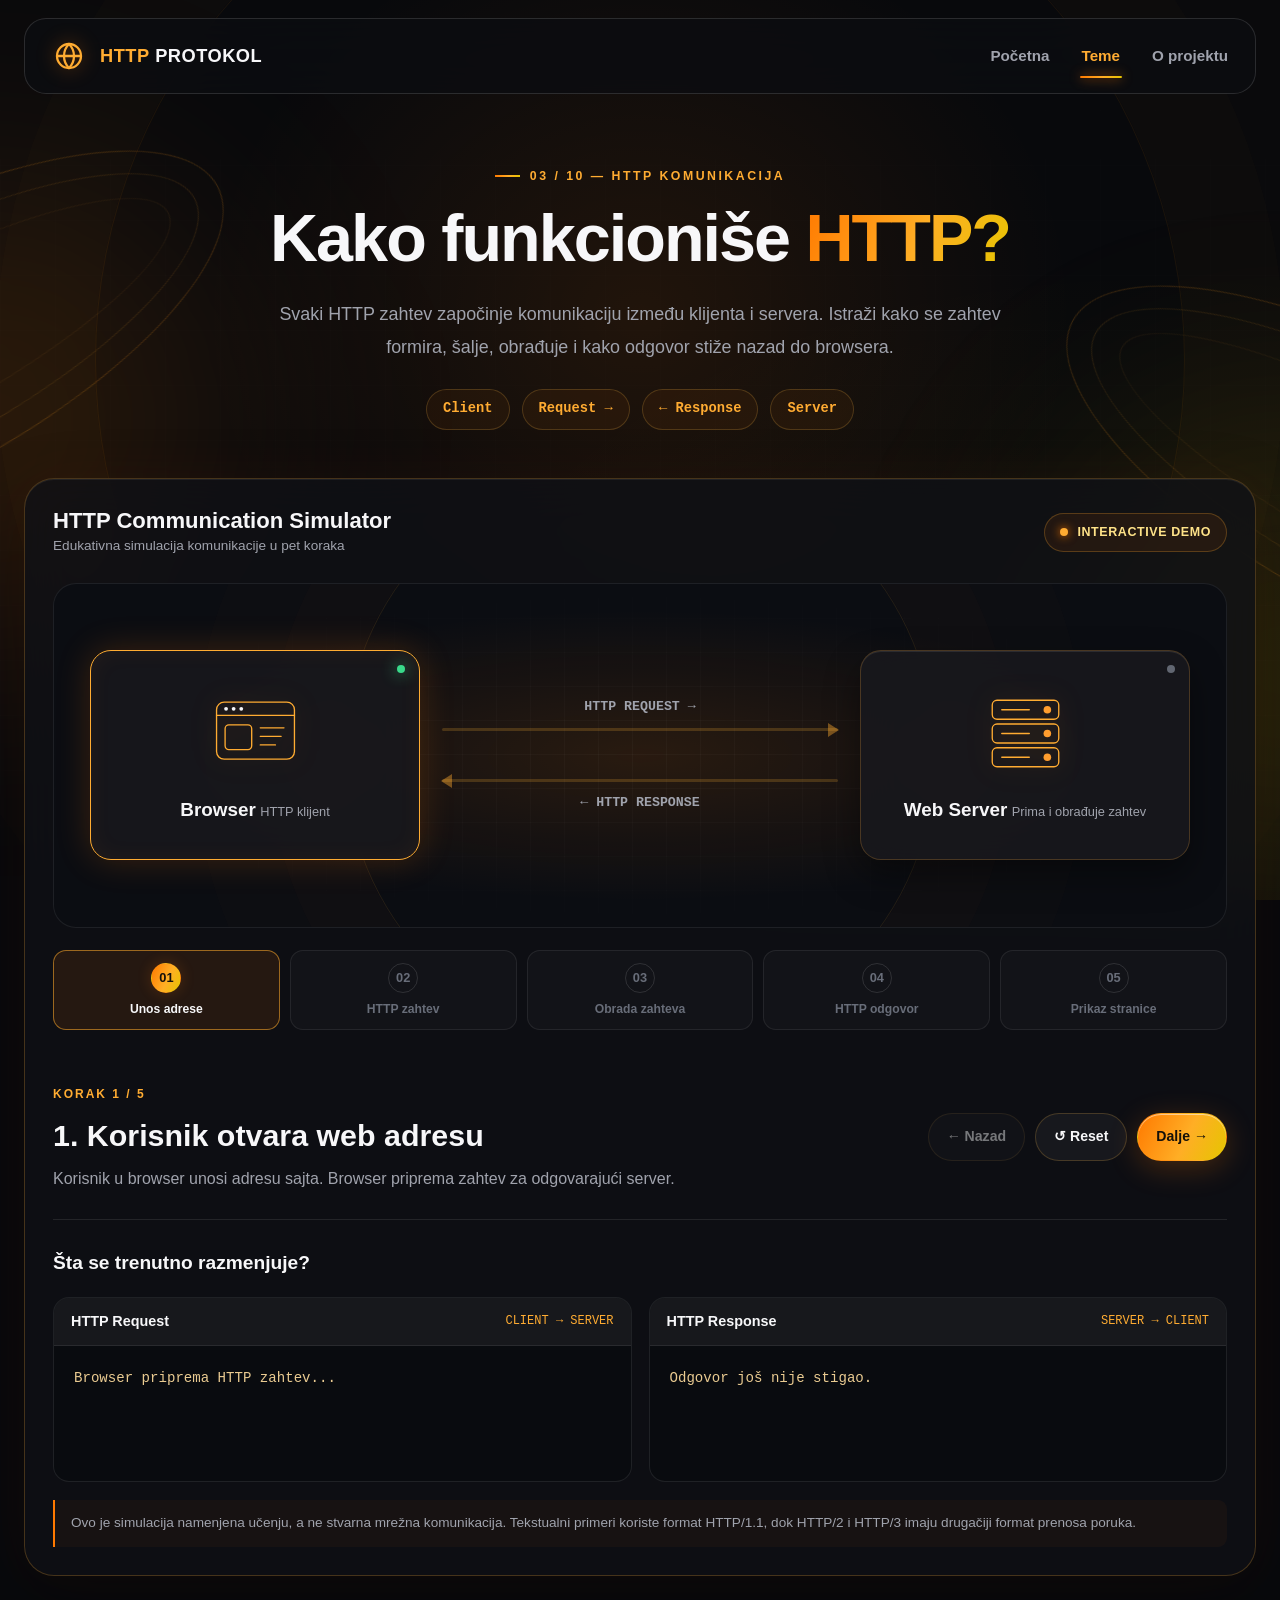
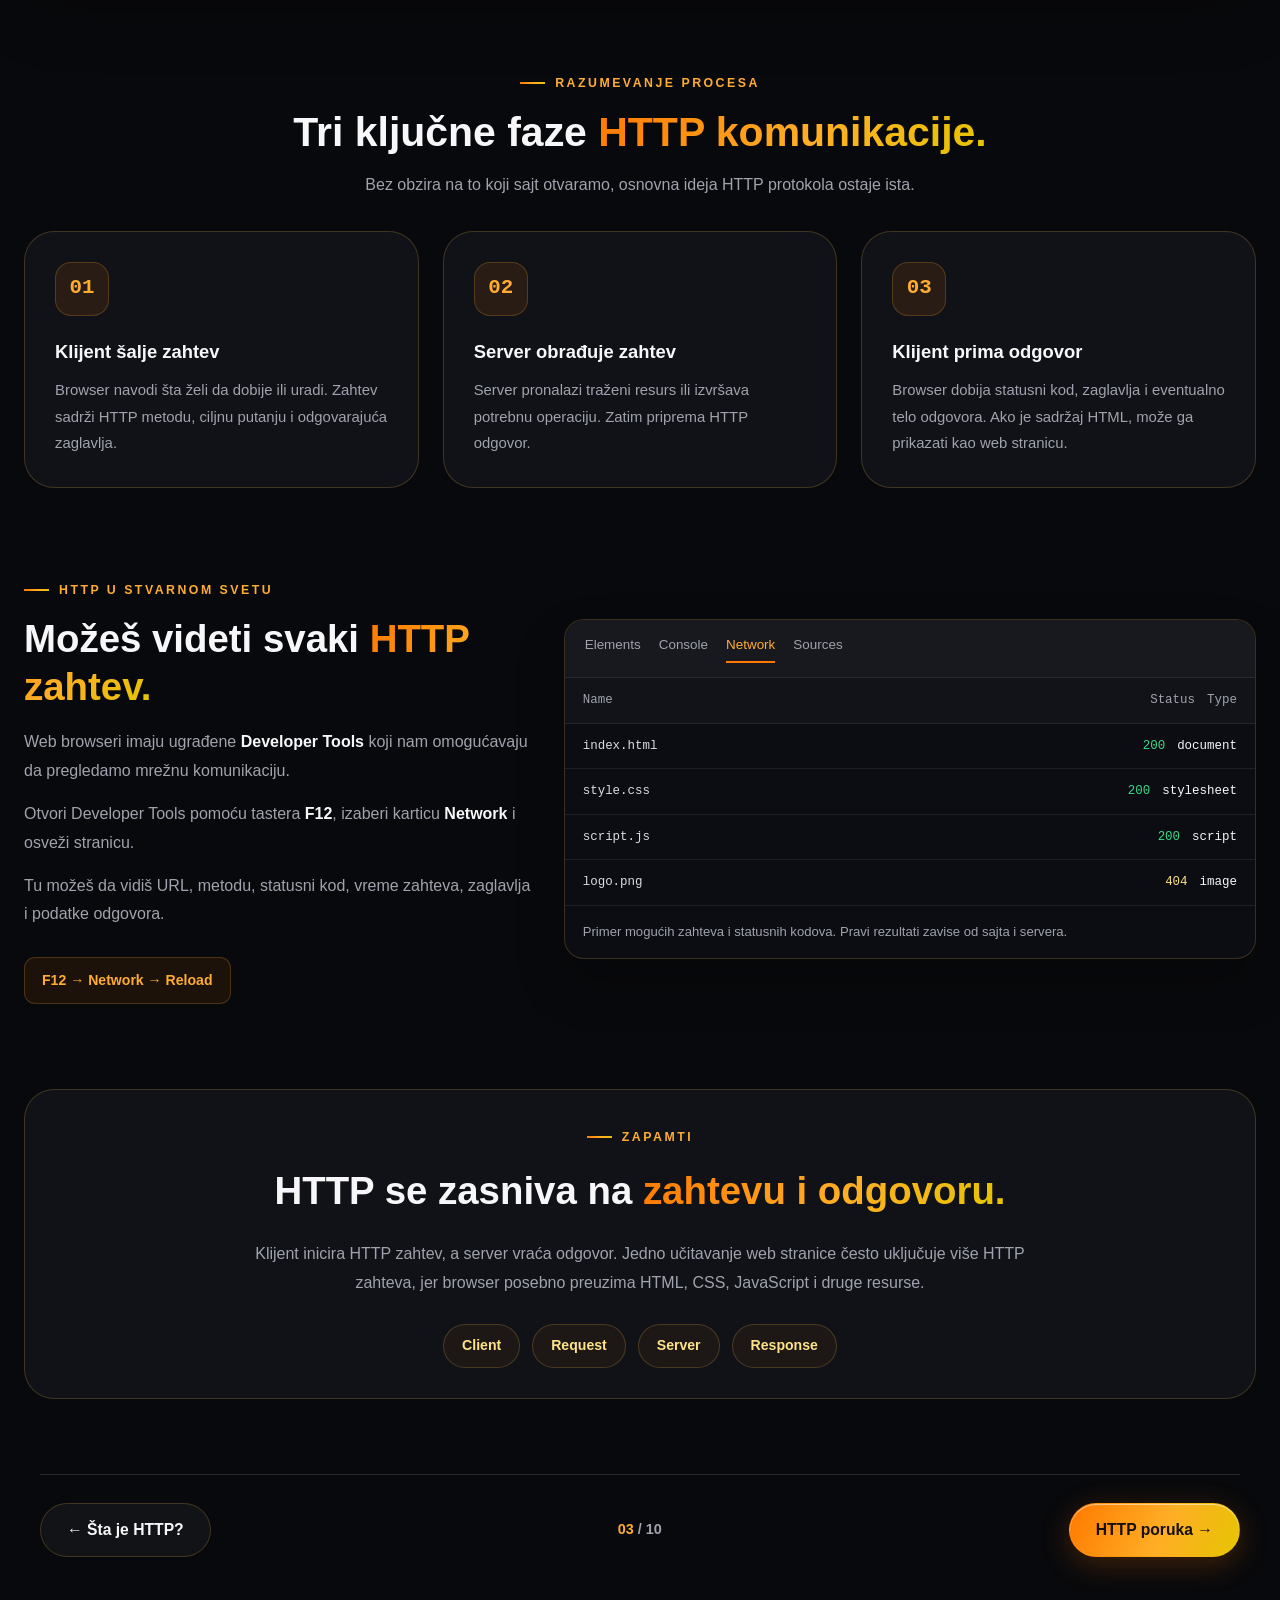
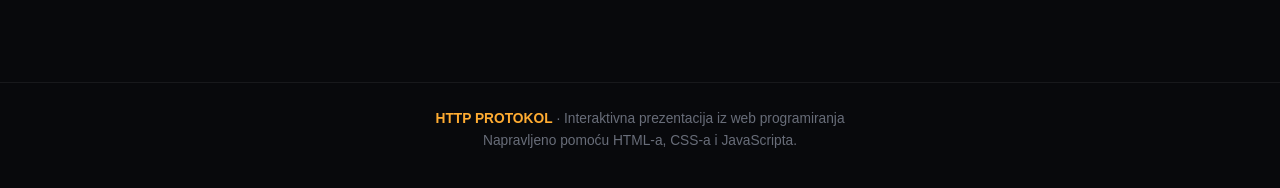
<file: kako_funkcionise.html>
<!DOCTYPE html>
<html lang="sr">
<head>
  <meta charset="UTF-8">
  <meta name="viewport"
        content="width=device-width, initial-scale=1.0">
  <meta name="theme-color" content="#08090c">
  <meta name="description"
        content="Interaktivna demonstracija HTTP komunikacije između browsera i servera.">

  <title>Kako funkcioniše HTTP? | HTTP Protokol</title>
  <link rel="icon" type="image/png" href="./slike/ikonica.png">
  

  <link rel="stylesheet" href="style.css">

  <link rel="stylesheet" href="style.css">

  <style>
    /* =======================================
       01 — UVOD U STRANICU
       ======================================= */

    .process-hero {
      text-align: center;
      max-width: 950px;
      margin: 0 auto 48px;
    }

    .process-hero h1 {
      margin: 15px 0 22px;
      font-size: clamp(2.8rem, 5.2vw, 5.2rem);
      font-weight: 900;
      line-height: 1.12;
      letter-spacing: -2px;
    }

    .process-hero p {
      max-width: 760px;
      margin: auto;
      color: var(--muted);
      font-size: 1.12rem;
      line-height: 1.85;
    }

    .process-tags {
      margin-top: 25px;
      display: flex;
      justify-content: center;
      flex-wrap: wrap;
      gap: 12px;
    }

    .process-tag {
      padding: 8px 16px;
      border-radius: 99px;
      border: 1px solid var(--glass-border);
      background: rgba(255, 121, 0, 0.06);
      color: var(--orange-light);
      font-family: Consolas, monospace;
      font-size: 0.86rem;
      font-weight: 700;
    }

    /* =======================================
       02 — GLAVNI INTERAKTIVNI PANEL
       ======================================= */

    .flow-experience {
      padding: 28px;
      border-radius: 30px;
      background: rgba(15, 17, 22, 0.8);
      border: 1px solid rgba(255, 174, 52, 0.23);
      box-shadow:
        inset 0 1px 0 rgba(255,255,255,0.07),
        0 25px 70px rgba(0,0,0,0.3),
        0 0 55px rgba(255,121,0,0.06);
      backdrop-filter: blur(24px);
    }

    .flow-panel-heading {
      display: flex;
      justify-content: space-between;
      align-items: center;
      flex-wrap: wrap;
      gap: 16px;
      margin-bottom: 25px;
    }

    .flow-panel-heading h2 {
      font-size: 1.38rem;
      line-height: 1.3;
    }

    .flow-panel-heading p {
      color: var(--muted);
      font-size: 0.85rem;
    }

    .simulation-badge {
      display: inline-flex;
      align-items: center;
      gap: 9px;
      padding: 8px 15px;
      border: 1px solid rgba(255, 169, 50, 0.25);
      border-radius: 99px;
      background: rgba(255, 121, 0, 0.08);
      color: var(--gold-light);
      font-size: 0.78rem;
      font-weight: 750;
      letter-spacing: 0.6px;
    }

    .simulation-badge::before {
      content: "";
      width: 8px;
      height: 8px;
      border-radius: 50%;
      background: var(--orange-light);
      box-shadow: 0 0 10px var(--orange);
      animation: pulse 2s infinite;
    }

    /* =======================================
       03 — DIJAGRAM BROWSER / SERVER
       ======================================= */

    .flow-diagram {
      position: relative;
      isolation: isolate;
      display: grid;
      grid-template-columns:
        minmax(0, 1fr)
        minmax(110px, 1.2fr)
        minmax(0, 1fr);
      gap: 22px;
      align-items: center;
      min-height: 345px;
      padding: 36px;
      overflow: hidden;
      border-radius: 23px;
      background:
        radial-gradient(
          ellipse at 50% 50%,
          rgba(255,121,0,0.12),
          transparent 60%
        ),
        #0b0d12;
      border: 1px solid rgba(255,255,255,0.08);
    }

    .flow-diagram::before {
      content: "";
      position: absolute;
      z-index: -1;
      width: 590px;
      height: 590px;
      left: 50%;
      top: 50%;
      transform: translate(-50%, -50%);
      border: 1px solid rgba(255,171,49,0.10);
      border-radius: 50%;
      box-shadow:
        0 0 0 75px rgba(255,121,0,0.012),
        0 0 0 150px rgba(255,121,0,0.009);
      pointer-events: none;
    }

    .flow-diagram::after {
      content: "";
      position: absolute;
      inset: 0;
      z-index: -1;
      background-image:
        linear-gradient(
          rgba(255,255,255,0.027) 1px,
          transparent 1px
        ),
        linear-gradient(
          90deg,
          rgba(255,255,255,0.027) 1px,
          transparent 1px
        );
      background-size: 34px 34px;
      mask-image: radial-gradient(
        ellipse,
        black,
        transparent 83%
      );
      pointer-events: none;
    }

    .flow-endpoint {
      position: relative;
      z-index: 2;
      min-width: 0;
      min-height: 210px;
      padding: 20px 14px;
      border-radius: 21px;
      border: 1px solid rgba(255, 175, 60, 0.22);
      background: rgba(25, 25, 29, 0.88);
      box-shadow:
        inset 0 1px 0 rgba(255,255,255,0.09),
        0 15px 35px rgba(0,0,0,0.4);
      backdrop-filter: blur(20px);
      display: flex;
      flex-direction: column;
      align-items: center;
      justify-content: center;
      gap: 13px;
      text-align: center;
      transition:
        border-color 0.35s,
        box-shadow 0.35s,
        transform 0.35s;
    }

    .flow-endpoint svg {
      width: 95px;
      height: 95px;
      fill: none;
      stroke: var(--orange-light);
      stroke-width: 1.4;
      stroke-linecap: round;
      stroke-linejoin: round;
      filter: drop-shadow(
        0 0 13px rgba(255,121,0,0.25)
      );
    }

    .flow-endpoint strong {
      font-size: 1.18rem;
    }

    .flow-endpoint small {
      color: var(--muted);
      font-size: 0.8rem;
    }

    .endpoint-indicator {
      width: 8px;
      height: 8px;
      position: absolute;
      top: 14px;
      right: 14px;
      border-radius: 50%;
      background: #616671;
      transition: background 0.3s, box-shadow 0.3s;
    }

    /* =======================================
       04 — LINIJE PRENOSA PODATAKA
       ======================================= */

    .connection-lanes {
      position: relative;
      display: flex;
      flex-direction: column;
      justify-content: center;
      gap: 48px;
    }

    .connection-lane {
      position: relative;
      min-width: 0;
      height: 3px;
      background: rgba(255, 178, 50, 0.20);
      border-radius: 10px;
      transition: background 0.3s, box-shadow 0.3s;
    }

    .connection-lane::after {
      content: "";
      position: absolute;
      right: -1px;
      top: -5px;
      width: 0;
      height: 0;
      border-top: 7px solid transparent;
      border-bottom: 7px solid transparent;
      border-left: 11px solid rgba(255,171,49,0.42);
    }

    .connection-lane.response-lane::after {
      right: auto;
      left: -1px;
      transform: rotate(180deg);
    }

    .lane-label {
      position: absolute;
      left: 50%;
      bottom: 13px;
      transform: translateX(-50%);
      white-space: nowrap;
      color: var(--muted);
      font-family: Consolas, monospace;
      font-weight: 750;
      font-size: 0.83rem;
    }

    .response-lane .lane-label {
      bottom: auto;
      top: 13px;
    }

    .data-packet {
      position: absolute;
      top: 50%;
      left: 0;
      width: 13px;
      height: 13px;
      border-radius: 50%;
      transform: translateY(-50%);
      background: #ffe7a5;
      box-shadow:
        0 0 14px 5px rgba(255,148,0,0.5);
      opacity: 0;
      pointer-events: none;
    }

    @keyframes send-packet {
      0% {
        left: 0;
        opacity: 0;
      }
      12%, 85% {
        opacity: 1;
      }
      100% {
        left: calc(100% - 13px);
        opacity: 0;
      }
    }

    @keyframes return-packet {
      0% {
        left: calc(100% - 13px);
        opacity: 0;
      }
      12%, 85% {
        opacity: 1;
      }
      100% {
        left: 0;
        opacity: 0;
      }
    }

    /* =======================================
       05 — REAKCIJA DIJAGRAMA NA KORAK
       ======================================= */

    .flow-experience[data-step="0"] .client-device,
    .flow-experience[data-step="1"] .client-device,
    .flow-experience[data-step="4"] .client-device {
      border-color: var(--orange-light);
      box-shadow:
        0 0 35px rgba(255,121,0,0.20),
        inset 0 0 25px rgba(255,121,0,0.055);
    }

    .flow-experience[data-step="2"] .server-device,
    .flow-experience[data-step="3"] .server-device {
      border-color: var(--orange-light);
      box-shadow:
        0 0 40px rgba(255,121,0,0.25),
        inset 0 0 25px rgba(255,121,0,0.055);
    }

    .flow-experience[data-step="1"] .request-lane,
    .flow-experience[data-step="2"] .request-lane,
    .flow-experience[data-step="3"] .response-lane,
    .flow-experience[data-step="4"] .response-lane {
      background: var(--gradient);
      box-shadow: 0 0 17px rgba(255,145,0,0.48);
    }

    .flow-experience[data-step="1"] .request-lane .data-packet {
      animation: send-packet 2s linear infinite;
    }

    .flow-experience[data-step="3"] .response-lane .data-packet {
      animation: return-packet 2s linear infinite;
    }

    .flow-experience[data-step="1"] .request-lane .lane-label,
    .flow-experience[data-step="2"] .request-lane .lane-label,
    .flow-experience[data-step="3"] .response-lane .lane-label,
    .flow-experience[data-step="4"] .response-lane .lane-label {
      color: var(--gold-light);
      text-shadow: 0 0 15px rgba(255,121,0,0.65);
    }

    .flow-experience[data-step="0"] .client-device .endpoint-indicator,
    .flow-experience[data-step="1"] .client-device .endpoint-indicator,
    .flow-experience[data-step="2"] .server-device .endpoint-indicator,
    .flow-experience[data-step="3"] .server-device .endpoint-indicator,
    .flow-experience[data-step="4"] .client-device .endpoint-indicator {
      background: var(--success);
      box-shadow: 0 0 15px var(--success);
    }

    /* =======================================
       06 — INDIKATOR PET KORAKA
       ======================================= */

    .flow-progress {
      display: grid;
      grid-template-columns: repeat(5, minmax(0, 1fr));
      gap: 10px;
      margin: 22px 0 28px;
    }

    .progress-stage {
      min-width: 0;
      padding: 12px 9px;
      text-align: center;
      border-radius: 13px;
      border: 1px solid rgba(255,255,255,0.075);
      background: rgba(255,255,255,0.025);
      color: var(--dim);
      transition: all 0.3s ease;
    }

    .progress-stage-number {
      display: grid;
      place-items: center;
      width: 30px;
      height: 30px;
      margin: 0 auto 8px;
      border-radius: 50%;
      border: 1px solid rgba(255,255,255,0.12);
      font-weight: 800;
      font-size: 0.8rem;
    }

    .progress-stage span:last-child {
      display: block;
      line-height: 1.35;
      font-size: 0.76rem;
      font-weight: 650;
    }

    .flow-experience[data-step="0"] .progress-stage:nth-child(1),
    .flow-experience[data-step="1"] .progress-stage:nth-child(2),
    .flow-experience[data-step="2"] .progress-stage:nth-child(3),
    .flow-experience[data-step="3"] .progress-stage:nth-child(4),
    .flow-experience[data-step="4"] .progress-stage:nth-child(5) {
      background: rgba(255,121,0,0.10);
      border-color: rgba(255,172,45,0.55);
      color: var(--white);
    }

    .flow-experience[data-step="0"] .progress-stage:nth-child(1) .progress-stage-number,
    .flow-experience[data-step="1"] .progress-stage:nth-child(2) .progress-stage-number,
    .flow-experience[data-step="2"] .progress-stage:nth-child(3) .progress-stage-number,
    .flow-experience[data-step="3"] .progress-stage:nth-child(4) .progress-stage-number,
    .flow-experience[data-step="4"] .progress-stage:nth-child(5) .progress-stage-number {
      color: #15100b;
      background: var(--gradient);
      border-color: transparent;
      box-shadow: 0 0 15px rgba(255,121,0,0.20);
    }

    /* =======================================
       07 — OBJAŠNJENJE KORAKA
       ======================================= */

    .flow-explanation {
      display: grid;
      grid-template-columns: 1fr auto;
      align-items: center;
      gap: 26px;
      padding: 22px 0 25px;
      border-bottom: 1px solid rgba(255,255,255,0.09);
    }

    .flow-step-label {
      color: var(--orange-light);
      font-size: 0.75rem;
      font-weight: 800;
      letter-spacing: 2px;
      text-transform: uppercase;
    }

    .flow-explanation h3 {
      margin: 9px 0 10px;
      font-size: clamp(1.3rem, 2.5vw, 1.9rem);
      line-height: 1.3;
    }

    .flow-explanation p {
      color: var(--muted);
      max-width: 680px;
      line-height: 1.8;
    }

    .flow-controls {
      display: flex;
      flex-wrap: wrap;
      gap: 10px;
    }

    .flow-controls .btn {
      padding: 11px 18px;
      font-size: 0.88rem;
      min-height: 45px;
    }

    /* =======================================
       08 — HTTP PORUKE UŽIVO
       ======================================= */

    .message-section-title {
      margin: 27px 0 18px;
      font-size: 1.2rem;
    }

    .message-grid {
      display: grid;
      grid-template-columns: repeat(2, minmax(0, 1fr));
      gap: 17px;
    }

    .message-window {
      min-width: 0;
      overflow: hidden;
      border-radius: 16px;
      background: #090b0f;
      border: 1px solid rgba(255,255,255,0.09);
    }

    .message-window-header {
      display: flex;
      justify-content: space-between;
      align-items: center;
      flex-wrap: wrap;
      gap: 8px;
      padding: 12px 17px;
      background: rgba(255,255,255,0.055);
      border-bottom: 1px solid rgba(255,255,255,0.08);
    }

    .message-window-header strong {
      font-size: 0.9rem;
    }

    .message-direction {
      color: var(--orange-light);
      font-family: Consolas, monospace;
      font-size: 0.75rem;
    }

    .message-window pre {
      min-height: 135px;
      padding: 20px;
      overflow-x: auto;
      white-space: pre-wrap;
      overflow-wrap: anywhere;
      font-family: Consolas, "Courier New", monospace;
      font-size: 0.88rem;
      line-height: 1.8;
      color: #eacb91;
    }

    .flow-disclaimer {
      margin-top: 18px;
      padding: 12px 16px;
      border-left: 2px solid var(--orange);
      border-radius: 0 9px 9px 0;
      background: rgba(255,121,0,0.045);
      color: var(--muted);
      font-size: 0.85rem;
    }

    /* =======================================
       09 — DODATNO OBJAŠNJENJE
       ======================================= */

    .mechanics-section {
      margin-top: 90px;
    }

    .section-heading {
      text-align: center;
      margin-bottom: 32px;
    }

    .section-heading h2 {
      font-size: clamp(1.8rem, 3.2vw, 2.8rem);
      margin: 14px 0;
      line-height: 1.25;
    }

    .section-heading p {
      max-width: 720px;
      margin: auto;
      color: var(--muted);
    }

    .mechanics-card {
      min-height: 235px;
    }

    .mechanics-card h3 {
      font-size: 1.15rem;
      margin-bottom: 10px;
    }

    .mechanics-card p {
      color: var(--muted);
      font-size: 0.93rem;
      line-height: 1.8;
    }

    .mechanics-number {
      display: grid;
      place-items: center;
      width: 54px;
      height: 54px;
      margin-bottom: 21px;
      border-radius: 16px;
      background: rgba(255,121,0,0.10);
      color: var(--orange-light);
      border: 1px solid rgba(255,171,49,0.22);
      font-family: Consolas, monospace;
      font-size: 1.3rem;
      font-weight: 800;
    }

    /* =======================================
       10 — DEVTOOLS DEO
       ======================================= */

    .devtools-section {
      margin-top: 85px;
    }

    .devtools-layout {
      display: grid;
      grid-template-columns: 0.85fr 1.15fr;
      gap: 28px;
      align-items: center;
    }

    .devtools-content h2 {
      font-size: clamp(1.8rem, 3vw, 2.6rem);
      line-height: 1.25;
      margin: 15px 0 17px;
    }

    .devtools-content p {
      color: var(--muted);
      line-height: 1.8;
      margin-bottom: 14px;
    }

    .devtools-content strong {
      color: var(--white);
    }

    .devtools-tip {
      display: inline-block;
      margin-top: 14px;
      padding: 11px 17px;
      border-radius: 11px;
      background: rgba(255,121,0,0.085);
      border: 1px solid var(--glass-border);
      color: var(--orange-light);
      font-size: 0.88rem;
      font-weight: 700;
    }

    .devtools-preview {
      border: 1px solid var(--glass-border);
      background: #0b0d12;
      border-radius: 20px;
      overflow: hidden;
      box-shadow: 0 25px 50px rgba(0,0,0,0.22);
    }

    .devtools-topbar {
      display: flex;
      gap: 18px;
      padding: 14px 20px;
      background: #17191e;
      border-bottom: 1px solid rgba(255,255,255,0.08);
      color: var(--muted);
      font-size: 0.84rem;
    }

    .devtools-topbar .selected {
      color: var(--orange-light);
      border-bottom: 2px solid var(--orange);
      padding-bottom: 5px;
    }

    .devtools-columns {
      display: grid;
      grid-template-columns: 1fr auto auto;
      gap: 12px;
      padding: 12px 18px;
      border-bottom: 1px solid rgba(255,255,255,0.08);
      font-family: Consolas, monospace;
      font-size: 0.78rem;
    }

    .devtools-columns.header {
      color: var(--muted);
      background: rgba(255,255,255,0.025);
    }

    .devtools-columns .success {
      color: var(--success);
    }

    .devtools-columns .pending {
      color: var(--gold-light);
    }

    .devtools-url {
      overflow-wrap: anywhere;
      color: #dbdce2;
    }

    .devtools-bottom {
      padding: 15px 18px;
      font-size: 0.82rem;
      color: var(--muted);
    }

    /* =======================================
       11 — ZAKLJUČAK
       ======================================= */

    .flow-summary {
      margin-top: 85px;
      text-align: center;
    }

    .flow-summary h2 {
      margin: 12px auto 17px;
      font-size: clamp(1.8rem, 3vw, 2.7rem);
    }

    .flow-summary p {
      max-width: 820px;
      margin: auto;
      color: var(--muted);
      line-height: 1.8;
    }

    .summary-tags {
      display: flex;
      justify-content: center;
      flex-wrap: wrap;
      gap: 12px;
      margin-top: 27px;
    }

    .summary-tags span {
      padding: 9px 18px;
      border-radius: 99px;
      color: var(--gold-light);
      border: 1px solid var(--glass-border);
      background: rgba(255,121,0,0.055);
      font-weight: 750;
      font-size: 0.88rem;
    }

    /* =======================================
       12 — TABLET
       ======================================= */

    @media (max-width: 980px) {
      .flow-diagram {
        gap: 13px;
        padding: 25px;
      }

      .flow-endpoint {
        min-height: 180px;
      }

      .flow-endpoint svg {
        width: 72px;
        height: 72px;
      }

      .flow-explanation {
        grid-template-columns: 1fr;
      }

      .devtools-layout {
        grid-template-columns: 1fr;
      }
    }

    /* =======================================
       13 — MOBILNI UREĐAJI
       ======================================= */

    @media (max-width: 680px) {
      .flow-experience {
        padding: 16px;
        border-radius: 20px;
      }

      .flow-diagram {
        grid-template-columns: repeat(2, minmax(0, 1fr));
        gap: 12px;
        padding: 20px 12px;
        min-height: 0;
      }

      .flow-endpoint {
        min-height: 150px;
        padding: 14px 8px;
      }

      .flow-endpoint svg {
        width: 62px;
        height: 62px;
      }

      .flow-endpoint strong {
        font-size: 0.96rem;
      }

      .flow-endpoint small {
        font-size: 0.71rem;
      }

      .client-device {
        grid-column: 1;
        grid-row: 1;
      }

      .server-device {
        grid-column: 2;
        grid-row: 1;
      }

      .connection-lanes {
        grid-column: 1 / -1;
        grid-row: 2;
        padding: 25px 25px 22px;
        gap: 42px;
      }

      .lane-label {
        font-size: 0.75rem;
      }

      .flow-progress {
        display: flex;
        overflow-x: auto;
        padding-bottom: 8px;
        scroll-snap-type: x proximity;
      }

      .progress-stage {
        flex: 0 0 125px;
        scroll-snap-align: start;
      }

      .flow-controls {
        width: 100%;
      }

      .flow-controls .btn {
        flex: 1;
        min-width: 110px;
      }

      .message-grid {
        grid-template-columns: 1fr;
      }

      .message-window pre {
        min-height: 115px;
        font-size: 0.78rem;
      }

      .mechanics-section,
      .devtools-section,
      .flow-summary {
        margin-top: 65px;
      }

      .devtools-topbar {
        gap: 10px;
        padding-inline: 12px;
        font-size: 0.72rem;
      }

      .devtools-columns {
        gap: 8px;
        padding-inline: 10px;
        font-size: 0.68rem;
      }
    }

    @media (prefers-reduced-motion: reduce) {
      .data-packet,
      .simulation-badge::before {
        animation: none !important;
      }
    }

  </style>

  <script src="script.js" defer></script>
</head>

<body>

  <!-- Globalna pozadina i navigacija -->

  <div id="site-background" aria-hidden="true"></div>
  <div id="site-header"></div>

  <main class="page-shell lesson-page">

    <!-- ===================================
         01 — UVOD
         =================================== -->

    <section class="process-hero">

      <span class="section-label">
        03 / 10 — HTTP komunikacija
      </span>

      <h1>
        Kako funkcioniše
        <span class="gradient-text">HTTP?</span>
      </h1>

      <p>
        Svaki HTTP zahtev započinje komunikaciju
        između klijenta i servera.

        Istraži kako se zahtev formira, šalje,
        obrađuje i kako odgovor stiže nazad
        do browsera.
      </p>

      <div class="process-tags">
        <span class="process-tag">Client</span>
        <span class="process-tag">Request →</span>
        <span class="process-tag">← Response</span>
        <span class="process-tag">Server</span>
      </div>

    </section>


    <!-- ===================================
         02 — INTERAKTIVNA SIMULACIJA
         =================================== -->

    <section aria-labelledby="flow-title">

      <!-- ID flow-demo aktivira postojeći JS -->

      <div class="flow-experience glass"
           id="flow-demo"
           data-step="0">

        <div class="flow-panel-heading">

          <div>
            <h2 id="flow-title">
              HTTP Communication Simulator
            </h2>

            <p>
              Edukativna simulacija komunikacije
              u pet koraka
            </p>
          </div>

          <span class="simulation-badge">
            INTERACTIVE DEMO
          </span>

        </div>


        <!-- ===================================
             ANIMIRANI DIJAGRAM
             =================================== -->

        <div class="flow-diagram">

          <!-- BROWSER -->

          <div class="flow-endpoint client-device">

            <span class="endpoint-indicator"
                  aria-hidden="true"></span>

            <svg viewBox="0 0 100 100"
                 aria-hidden="true">

              <rect x="9" y="17"
                    width="82" height="60" rx="8"/>

              <path d="M9 31h82"/>

              <circle cx="19" cy="24" r="2"
                      fill="currentColor"
                      stroke="none"/>

              <circle cx="27" cy="24" r="2"
                      fill="currentColor"
                      stroke="none"/>

              <circle cx="35" cy="24" r="2"
                      fill="currentColor"
                      stroke="none"/>

              <rect x="18" y="41"
                    width="28" height="26" rx="4"/>

              <path d="M55 44h25M55 53h22M55 62h16"/>

            </svg>

            <div>
              <strong>Browser</strong>
              <small>HTTP klijent</small>
            </div>

          </div>


          <!-- REQUEST / RESPONSE LINIJE -->

          <div class="connection-lanes"
               aria-label="HTTP zahtev i odgovor">

            <div class="connection-lane request-lane">

              <span class="lane-label">
                HTTP REQUEST →
              </span>

              <span class="data-packet"
                    aria-hidden="true"></span>

            </div>

            <div class="connection-lane response-lane">

              <span class="lane-label">
                ← HTTP RESPONSE
              </span>

              <span class="data-packet"
                    aria-hidden="true"></span>

            </div>

          </div>


          <!-- SERVER -->

          <div class="flow-endpoint server-device">

            <span class="endpoint-indicator"
                  aria-hidden="true"></span>

            <svg viewBox="0 0 100 100"
                 aria-hidden="true">

              <rect x="15" y="15"
                    width="70" height="20" rx="5"/>

              <rect x="15" y="40"
                    width="70" height="20" rx="5"/>

              <rect x="15" y="65"
                    width="70" height="20" rx="5"/>

              <path d="M25 25h29M25 50h29M25 75h29"/>

              <circle cx="73" cy="25" r="4"
                      fill="#ff9d2e"
                      stroke="none"/>

              <circle cx="73" cy="50" r="4"
                      fill="#ff9d2e"
                      stroke="none"/>

              <circle cx="73" cy="75" r="4"
                      fill="#ff9d2e"
                      stroke="none"/>

            </svg>

            <div>
              <strong>Web Server</strong>
              <small>Prima i obrađuje zahtev</small>
            </div>

          </div>

        </div>


        <!-- ===================================
             INDIKATORI KORAKA
             =================================== -->

        <div class="flow-progress"
             aria-label="Pet koraka HTTP komunikacije">

          <div class="progress-stage">
            <span class="progress-stage-number">01</span>
            <span>Unos adrese</span>
          </div>

          <div class="progress-stage">
            <span class="progress-stage-number">02</span>
            <span>HTTP zahtev</span>
          </div>

          <div class="progress-stage">
            <span class="progress-stage-number">03</span>
            <span>Obrada zahteva</span>
          </div>

          <div class="progress-stage">
            <span class="progress-stage-number">04</span>
            <span>HTTP odgovor</span>
          </div>

          <div class="progress-stage">
            <span class="progress-stage-number">05</span>
            <span>Prikaz stranice</span>
          </div>

        </div>


        <!-- ===================================
             TEKST I KONTROLE
             =================================== -->

        <div class="flow-explanation">

          <div aria-live="polite" aria-atomic="true">

            <span class="flow-step-label">
              KORAK
              <span id="flow-step-number">1 / 5</span>
            </span>

            <h3 id="flow-step-title">
              1. Korisnik otvara web adresu
            </h3>

            <p id="flow-step-description">
              Browser priprema zahtev za server.
            </p>

          </div>


          <div class="flow-controls">

            <button type="button"
                    class="btn btn-secondary"
                    id="flow-prev"
                    disabled>
              ← Nazad
            </button>

            <button type="button"
                    class="btn btn-secondary"
                    id="flow-reset">
              ↺ Reset
            </button>

            <button type="button"
                    class="btn btn-primary"
                    id="flow-next">
              Dalje →
            </button>

          </div>

        </div>


        <!-- ===================================
             PRIKAZ HTTP PORUKA
             =================================== -->

        <h3 class="message-section-title">
          Šta se trenutno razmenjuje?
        </h3>

        <div class="message-grid">

          <!-- HTTP zahtev -->

          <div class="message-window">

            <div class="message-window-header">
              <strong>HTTP Request</strong>

              <span class="message-direction">
                CLIENT → SERVER
              </span>
            </div>

            <pre id="flow-request">Browser priprema HTTP zahtev...</pre>

          </div>


          <!-- HTTP odgovor -->

          <div class="message-window">

            <div class="message-window-header">
              <strong>HTTP Response</strong>

              <span class="message-direction">
                SERVER → CLIENT
              </span>
            </div>

            <pre id="flow-response">Odgovor još nije stigao.</pre>

          </div>

        </div>


        <p class="flow-disclaimer">
          Ovo je simulacija namenjena učenju, a ne stvarna
          mrežna komunikacija. Tekstualni primeri koriste
          format HTTP/1.1, dok HTTP/2 i HTTP/3 imaju
          drugačiji format prenosa poruka.
        </p>

      </div>

    </section>


    <!-- ===================================
         03 — TRI OSNOVNE FAZE
         =================================== -->

    <section class="mechanics-section"
             aria-labelledby="mechanics-title">

      <div class="section-heading">

        <span class="section-label">
          Razumevanje procesa
        </span>

        <h2 id="mechanics-title">
          Tri ključne faze
          <span class="gradient-text">HTTP komunikacije.</span>
        </h2>

        <p>
          Bez obzira na to koji sajt otvaramo,
          osnovna ideja HTTP protokola ostaje ista.
        </p>

      </div>


      <div class="lesson-grid three">

        <article class="glass-card mechanics-card">

          <div class="mechanics-number">
            01
          </div>

          <h3>Klijent šalje zahtev</h3>

          <p>
            Browser navodi šta želi da dobije
            ili uradi. Zahtev sadrži HTTP metodu,
            ciljnu putanju i odgovarajuća zaglavlja.
          </p>

        </article>


        <article class="glass-card mechanics-card">

          <div class="mechanics-number">
            02
          </div>

          <h3>Server obrađuje zahtev</h3>

          <p>
            Server pronalazi traženi resurs
            ili izvršava potrebnu operaciju.
            Zatim priprema HTTP odgovor.
          </p>

        </article>


        <article class="glass-card mechanics-card">

          <div class="mechanics-number">
            03
          </div>

          <h3>Klijent prima odgovor</h3>

          <p>
            Browser dobija statusni kod,
            zaglavlja i eventualno telo odgovora.
            Ako je sadržaj HTML, može ga prikazati
            kao web stranicu.
          </p>

        </article>

      </div>

    </section>


    <!-- ===================================
         04 — BROWSER DEVELOPER TOOLS
         =================================== -->

    <section class="devtools-section"
             aria-labelledby="devtools-title">

      <div class="devtools-layout">

        <div class="devtools-content">

          <span class="section-label">
            HTTP u stvarnom svetu
          </span>

          <h2 id="devtools-title">
            Možeš videti svaki
            <span class="gradient-text">HTTP zahtev.</span>
          </h2>

          <p>
            Web browseri imaju ugrađene
            <strong>Developer Tools</strong> koji nam
            omogućavaju da pregledamo mrežnu
            komunikaciju.
          </p>

          <p>
            Otvori Developer Tools pomoću tastera
            <strong>F12</strong>, izaberi karticu
            <strong>Network</strong> i osveži stranicu.
          </p>

          <p>
            Tu možeš da vidiš URL, metodu,
            statusni kod, vreme zahteva,
            zaglavlja i podatke odgovora.
          </p>

          <span class="devtools-tip">
            F12 → Network → Reload
          </span>

        </div>


        <!-- Ilustracija Network kartice -->

        <div class="devtools-preview"
             role="img"
             aria-label="Ilustrativni prikaz Network kartice browsera">

          <div class="devtools-topbar">
            <span>Elements</span>
            <span>Console</span>
            <span class="selected">Network</span>
            <span>Sources</span>
          </div>

          <div class="devtools-columns header">
            <span>Name</span>
            <span>Status</span>
            <span>Type</span>
          </div>

          <div class="devtools-columns">
            <span class="devtools-url">index.html</span>
            <span class="success">200</span>
            <span>document</span>
          </div>

          <div class="devtools-columns">
            <span class="devtools-url">style.css</span>
            <span class="success">200</span>
            <span>stylesheet</span>
          </div>

          <div class="devtools-columns">
            <span class="devtools-url">script.js</span>
            <span class="success">200</span>
            <span>script</span>
          </div>

          <div class="devtools-columns">
            <span class="devtools-url">logo.png</span>
            <span class="pending">404</span>
            <span>image</span>
          </div>

          <div class="devtools-bottom">
            Primer mogućih zahteva i statusnih kodova.
            Pravi rezultati zavise od sajta i servera.
          </div>

        </div>

      </div>

    </section>


    <!-- ===================================
         05 — ZAKLJUČAK
         =================================== -->

    <section class="flow-summary">

      <div class="glass-card">

        <span class="section-label">
          Zapamti
        </span>

        <h2>
          HTTP se zasniva na
          <span class="gradient-text">zahtevu i odgovoru.</span>
        </h2>

        <p>
          Klijent inicira HTTP zahtev, a server
          vraća odgovor. Jedno učitavanje web stranice
          često uključuje više HTTP zahteva,
          jer browser posebno preuzima HTML,
          CSS, JavaScript i druge resurse.
        </p>

        <div class="summary-tags">
          <span>Client</span>
          <span>Request</span>
          <span>Server</span>
          <span>Response</span>
        </div>

      </div>

    </section>


    <!-- ===================================
         06 — NAVIGACIJA
         =================================== -->

    <div id="lesson-navigation"></div>

  </main>

  <div id="site-footer"></div>

</body>
</html>
</file>
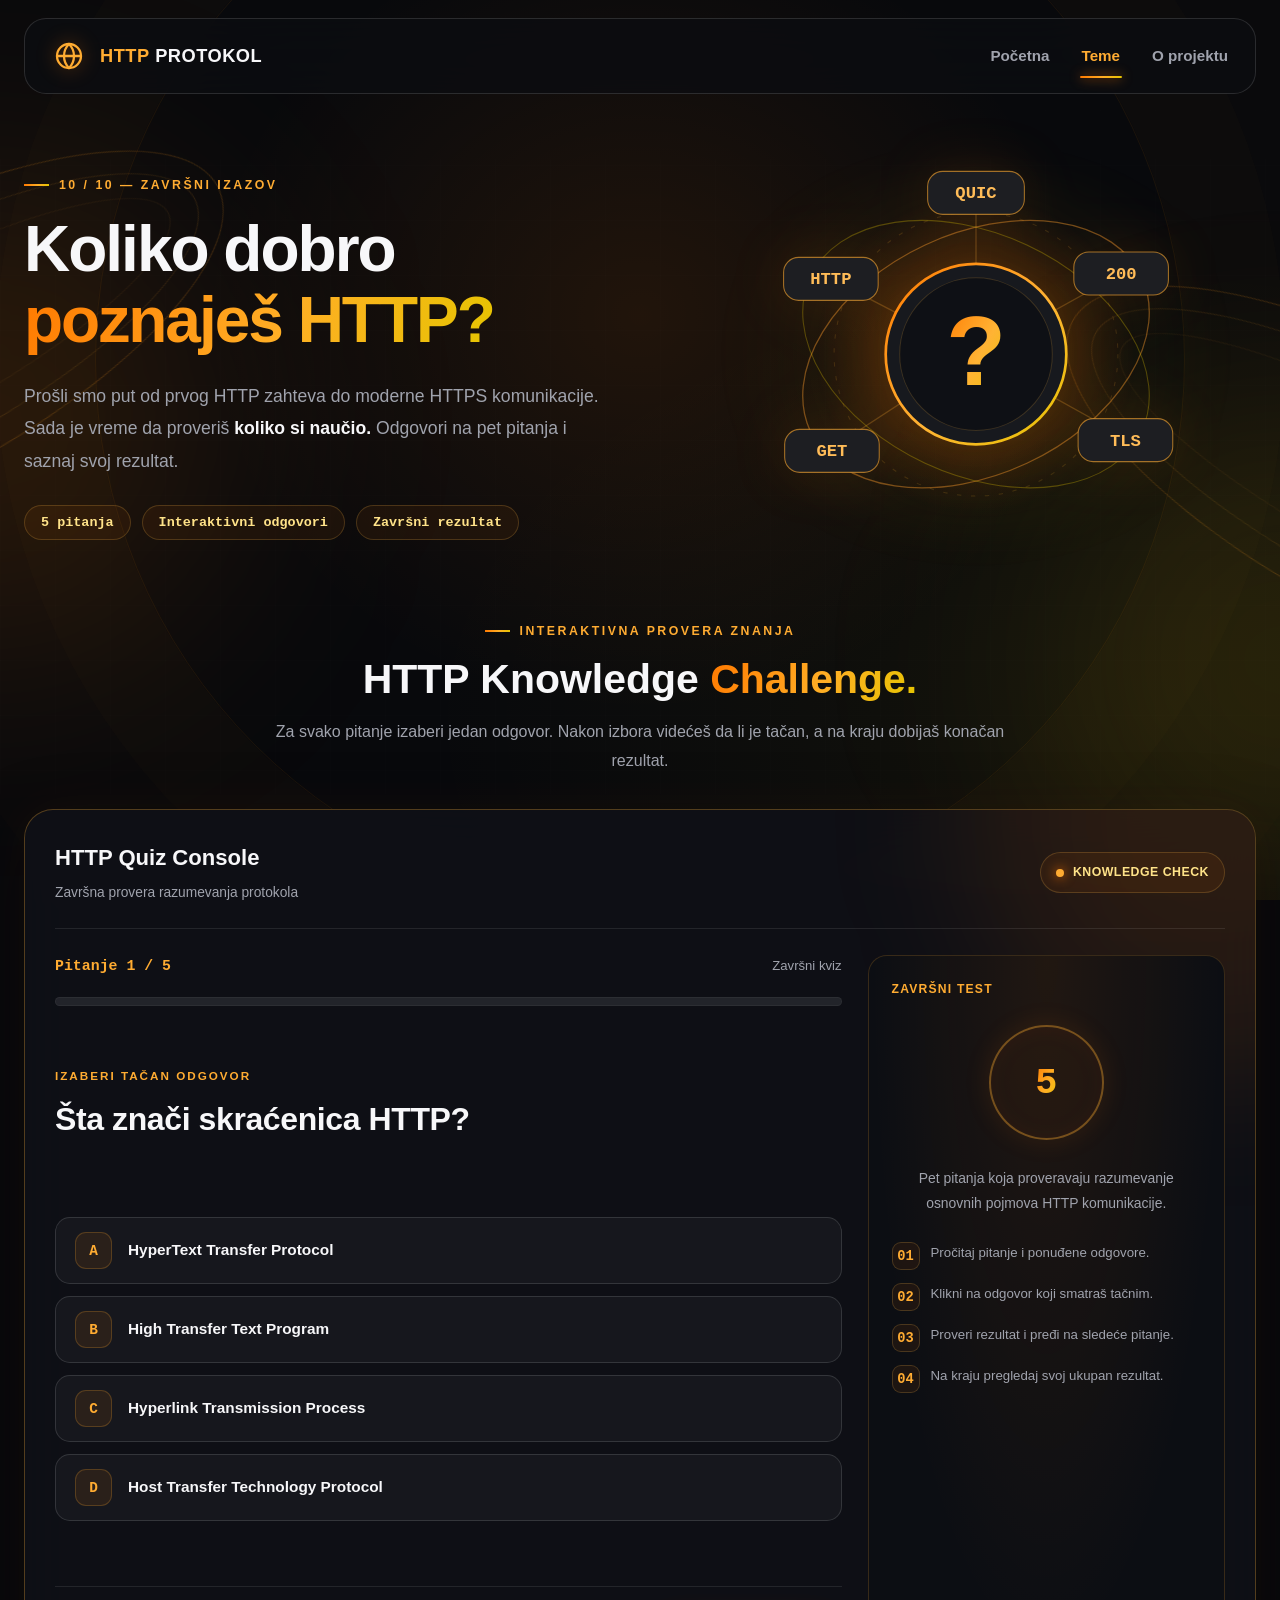
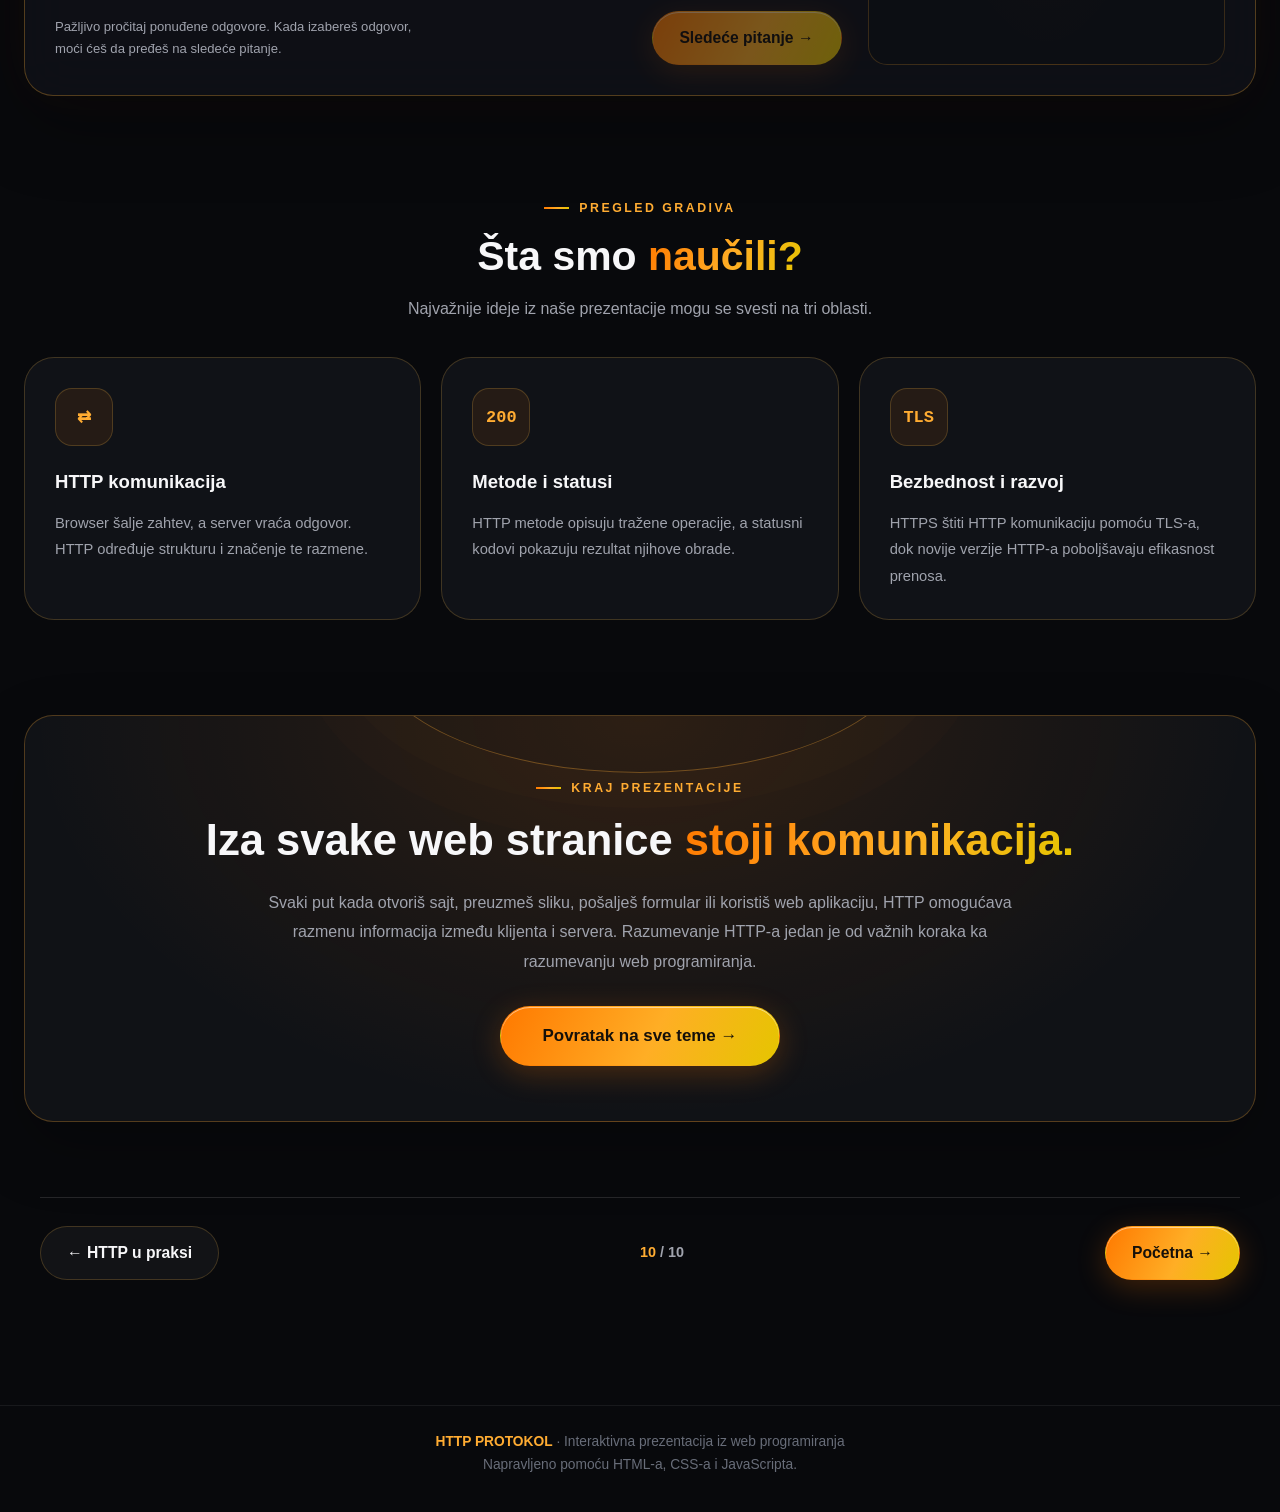
<file: kviz.html>
<!DOCTYPE html>
<html lang="sr">
<head>
  <meta charset="UTF-8">
  <meta name="viewport"
        content="width=device-width, initial-scale=1.0">
  <meta name="theme-color" content="#08090c">

  <meta name="description"
        content="Završni interaktivni kviz iz HTTP protokola. Proveri znanje o HTTP metodama, statusnim kodovima i HTTPS-u.">

  <title>Kviz | HTTP Protokol</title>
  <link rel="icon" type="image/png" href="./slike/ikonica.png">
  

  <link rel="stylesheet" href="style.css">

  <link rel="stylesheet" href="style.css">

  <style>

    /* =====================================
       01 — HERO
       ===================================== */

    .quiz-hero {
      display: grid;
      grid-template-columns: 1fr 0.9fr;
      gap: 50px;
      align-items: center;
      min-height: 390px;
      margin-bottom: 65px;
    }

    .quiz-hero h1 {
      margin: 18px 0 23px;
      font-size: clamp(2.8rem, 5vw, 5.1rem);
      line-height: 1.12;
      font-weight: 900;
      letter-spacing: -2px;
    }

    .quiz-hero p {
      max-width: 580px;
      color: var(--muted);
      font-size: 1.1rem;
      line-height: 1.85;
    }

    .quiz-hero strong {
      color: var(--white);
    }

    .quiz-hero-tags {
      display: flex;
      flex-wrap: wrap;
      gap: 11px;
      margin-top: 27px;
    }

    .quiz-hero-tag {
      padding: 9px 16px;
      border: 1px solid var(--glass-border);
      border-radius: 99px;
      background: rgba(255,121,0,0.065);
      color: var(--gold-light);
      font: 750 0.84rem Consolas,monospace;
    }

    /* =====================================
       02 — HERO ILUSTRACIJA
       ===================================== */

    .quiz-hero-visual {
      position: relative;
      display: grid;
      place-items: center;
      min-height: 350px;
      isolation: isolate;
    }

    .quiz-hero-visual::before {
      content: "";
      position: absolute;
      z-index: -1;
      inset: 0;
      border-radius: 50%;
      background: radial-gradient(
        circle,
        rgba(255,121,0,0.15),
        rgba(229,197,0,0.035) 43%,
        transparent 75%
      );
      filter: blur(18px);
    }

    .quiz-hero-visual svg {
      width: min(100%, 430px);
      height: auto;
      overflow: visible;
      filter: drop-shadow(
        0 0 28px rgba(255,121,0,0.12)
      );
    }

    .quiz-orbit-ring {
      transform-origin: 200px 175px;
      animation: quiz-orbit-turn 40s linear infinite;
    }

    @keyframes quiz-orbit-turn {
      from {
        transform: rotate(0deg);
      }
      to {
        transform: rotate(360deg);
      }
    }

    /* =====================================
       03 — NASLOVI SEKCIJA
       ===================================== */

    .section-heading {
      text-align: center;
      margin-bottom: 33px;
    }

    .section-heading h2 {
      margin: 13px 0;
      font-size: clamp(1.9rem,3.2vw,2.8rem);
      line-height: 1.25;
    }

    .section-heading p {
      max-width: 730px;
      margin: auto;
      color: var(--muted);
      line-height: 1.8;
    }

    /* =====================================
       04 — GLAVNI KVIZ
       ===================================== */

    .quiz-section {
      margin-top: 35px;
    }

    #quiz-app {
      position: relative;
      isolation: isolate;
      overflow: hidden;
      border: 1px solid rgba(255,175,50,0.29);
      border-radius: 29px;
      padding: 30px;
      background: rgba(15,17,23,0.87);
      backdrop-filter: blur(24px);
      box-shadow:
        0 25px 75px rgba(0,0,0,0.35),
        0 0 50px rgba(255,121,0,0.055);
    }

    #quiz-app::before {
      content: "";
      position: absolute;
      z-index: -1;
      top: -240px;
      right: -220px;
      width: 500px;
      height: 500px;
      border-radius: 50%;
      background: rgba(255,121,0,0.11);
      filter: blur(75px);
      pointer-events: none;
    }

    .quiz-panel-heading {
      display: flex;
      justify-content: space-between;
      align-items: center;
      flex-wrap: wrap;
      gap: 15px;
      padding-bottom: 23px;
      margin-bottom: 26px;
      border-bottom: 1px solid rgba(255,255,255,0.09);
    }

    .quiz-panel-heading h3 {
      font-size: 1.38rem;
      margin-bottom: 6px;
    }

    .quiz-panel-heading p {
      color: var(--muted);
      font-size: 0.86rem;
    }

    .quiz-live-badge {
      display: inline-flex;
      align-items: center;
      gap: 9px;
      padding: 9px 15px;
      border: 1px solid var(--glass-border);
      border-radius: 99px;
      background: rgba(255,121,0,0.07);
      color: var(--gold-light);
      font-size: 0.77rem;
      font-weight: 800;
      letter-spacing: 0.5px;
    }

    .quiz-live-badge::before {
      content: "";
      width: 8px;
      height: 8px;
      border-radius: 50%;
      background: var(--orange-light);
      box-shadow: 0 0 12px var(--orange);
    }

    /* =====================================
       05 — RASPORED
       ===================================== */

    .quiz-main-layout {
      display: grid;
      grid-template-columns: minmax(0,1.65fr) minmax(230px,0.75fr);
      gap: 26px;
    }

    .quiz-question-area {
      min-width: 0;
    }

    .quiz-side-panel {
      display: flex;
      flex-direction: column;
      gap: 19px;
      padding: 23px;
      border-radius: 19px;
      border: 1px solid rgba(255,171,49,0.18);
      background:
        radial-gradient(
          ellipse at top,
          rgba(255,121,0,0.085),
          transparent 70%
        ),
        #0c0e13;
    }

    .side-panel-title {
      color: var(--orange-light);
      font-weight: 850;
      letter-spacing: 1.2px;
      font-size: 0.76rem;
      text-transform: uppercase;
    }

    .side-circle {
      display: grid;
      place-items: center;
      width: 115px;
      height: 115px;
      margin: 7px auto;
      border: 2px solid rgba(255,173,49,0.38);
      border-radius: 50%;
      box-shadow:
        0 0 28px rgba(255,121,0,0.10),
        inset 0 0 24px rgba(255,121,0,0.05);
      background: rgba(255,121,0,0.035);
    }

    .side-circle span {
      font: 900 2.3rem Consolas,monospace;
      background: var(--gradient);
      background-clip: text;
      -webkit-background-clip: text;
      color: transparent;
    }

    .side-panel-text {
      color: var(--muted);
      font-size: 0.87rem;
      line-height: 1.8;
      text-align: center;
    }

    .quiz-tips {
      display: grid;
      gap: 13px;
      margin-top: 7px;
    }

    .quiz-tip {
      display: flex;
      align-items: flex-start;
      gap: 11px;
      color: var(--muted);
      font-size: 0.83rem;
      line-height: 1.6;
    }

    .quiz-tip-icon {
      display: grid;
      place-items: center;
      flex: 0 0 28px;
      width: 28px;
      height: 28px;
      border-radius: 9px;
      border: 1px solid var(--glass-border);
      background: rgba(255,121,0,0.07);
      color: var(--orange-light);
      font: 800 0.86rem Consolas,monospace;
    }

    /* =====================================
       06 — NAPREDAK
       ===================================== */

    .quiz-progress-header {
      display: flex;
      align-items: center;
      justify-content: space-between;
      flex-wrap: wrap;
      gap: 12px;
      margin-bottom: 14px;
    }

    .quiz-progress-header strong {
      color: var(--orange-light);
      font: 850 0.93rem Consolas,monospace;
    }

    .quiz-progress-header span:last-child {
      color: var(--muted);
      font-size: 0.82rem;
    }

    #quiz-app .quiz-progress {
      height: 9px;
      width: 100%;
      border-radius: 99px;
      overflow: hidden;
      background: rgba(255,255,255,0.09);
      border: 1px solid rgba(255,255,255,0.045);
    }

    #quiz-app .quiz-progress-fill {
      height: 100%;
      width: 0%;
      border-radius: inherit;
      background: var(--gradient);
      box-shadow: 0 0 16px rgba(255,121,0,0.5);
      transition: width 0.4s ease;
    }

    /* =====================================
       07 — PITANJE
       ===================================== */

    .quiz-question-block {
      padding: 30px 0 10px;
    }

    .question-eyebrow {
      display: block;
      margin-bottom: 12px;
      color: var(--orange-light);
      font-size: 0.73rem;
      font-weight: 800;
      letter-spacing: 2px;
      text-transform: uppercase;
    }

    #quiz-app .quiz-question {
      min-height: 90px;
      margin: 0;
      font-size: clamp(1.4rem,2.5vw,2rem);
      font-weight: 800;
      line-height: 1.38;
      letter-spacing: -0.4px;
    }

    /* =====================================
       08 — ODGOVORI
       ===================================== */

    #quiz-app .quiz-options {
      display: grid;
      gap: 12px;
      margin: 20px 0 0;
      padding: 0;
      counter-reset: answer-index;
    }

    #quiz-app .quiz-option {
      counter-increment: answer-index;
      display: flex;
      align-items: center;
      width: 100%;
      min-height: 65px;
      gap: 16px;
      padding: 14px 19px;
      border-radius: 15px;
      border: 1px solid rgba(255,255,255,0.13);
      background: rgba(255,255,255,0.035);
      color: var(--white);
      text-align: left;
      font-size: 0.96rem;
      font-weight: 600;
      line-height: 1.6;
      cursor: pointer;
      transition:
        transform 0.2s,
        border-color 0.2s,
        background 0.2s,
        box-shadow 0.2s;
    }

    #quiz-app .quiz-option::before {
      content: counter(answer-index, upper-alpha);
      display: grid;
      place-items: center;
      flex: 0 0 35px;
      width: 35px;
      height: 35px;
      border-radius: 11px;
      background: rgba(255,121,0,0.09);
      border: 1px solid rgba(255,171,49,0.22);
      color: var(--orange-light);
      font: 850 0.9rem Consolas,monospace;
    }

    #quiz-app .quiz-option:hover:not(:disabled) {
      transform: translateX(4px);
      border-color: rgba(255,171,49,0.60);
      background: rgba(255,121,0,0.09);
    }

    #quiz-app .quiz-option:focus-visible {
      outline: 2px solid var(--orange-light);
      outline-offset: 3px;
    }

    #quiz-app .quiz-option.correct {
      border-color: rgba(57,217,138,0.65);
      background: rgba(57,217,138,0.10);
      color: #e2ffed;
      box-shadow: inset 3px 0 0 var(--success);
    }

    #quiz-app .quiz-option.correct::before {
      background: rgba(57,217,138,0.16);
      border-color: rgba(57,217,138,0.42);
      color: var(--success);
    }

    #quiz-app .quiz-option.incorrect {
      border-color: rgba(255,98,107,0.62);
      background: rgba(255,98,107,0.11);
      color: #ffe0e2;
      box-shadow: inset 3px 0 0 var(--danger);
    }

    #quiz-app .quiz-option.incorrect::before {
      background: rgba(255,98,107,0.15);
      border-color: rgba(255,98,107,0.42);
      color: var(--danger);
    }

    #quiz-app .quiz-option:disabled {
      cursor: default;
    }

    /* =====================================
       09 — POVRATNA INFORMACIJA
       ===================================== */

    #quiz-app .quiz-feedback {
      min-height: 25px;
      margin-top: 21px;
      color: var(--gold-light);
      font-size: 0.94rem;
      line-height: 1.75;
    }

    .quiz-action-row {
      display: flex;
      justify-content: space-between;
      align-items: center;
      flex-wrap: wrap;
      gap: 18px;
      padding-top: 24px;
      margin-top: 19px;
      border-top: 1px solid rgba(255,255,255,0.09);
    }

    .quiz-action-row p {
      max-width: 365px;
      color: var(--muted);
      font-size: 0.82rem;
      line-height: 1.7;
    }

    #quiz-next {
      min-width: 190px;
    }

    /* =====================================
       10 — ZAVRŠNI REZULTAT
       ===================================== */

    #quiz-app .quiz-result {
      max-width: 850px;
      margin: 0 auto;
      padding: 25px 12px 15px;
      text-align: center;
    }

    .result-eyebrow {
      display: block;
      color: var(--orange-light);
      font-size: 0.78rem;
      font-weight: 850;
      letter-spacing: 2px;
      text-transform: uppercase;
    }

    .score-circle {
      position: relative;
      display: flex;
      flex-direction: column;
      justify-content: center;
      align-items: center;
      gap: 4px;
      width: 235px;
      height: 235px;
      margin: 28px auto;
      border-radius: 50%;
      background:
        radial-gradient(
          circle at center,
          #15171c 57%,
          transparent 59%
        ),
        conic-gradient(
          #ff7900,
          #ffb839,
          #e5c500,
          #ff7900
        );
      box-shadow: 0 0 60px rgba(255,121,0,0.16);
    }

    .score-circle::after {
      content: "";
      position: absolute;
      inset: -15px;
      border: 1px dashed rgba(255,171,49,0.32);
      border-radius: 50%;
      pointer-events: none;
    }

    #quiz-score {
      font: 900 clamp(2.6rem,5vw,4rem) Consolas,monospace;
      color: var(--white);
      letter-spacing: -2px;
    }

    .score-label {
      color: var(--orange-light);
      font-size: 0.75rem;
      font-weight: 850;
      letter-spacing: 2px;
      text-transform: uppercase;
    }

    .result-heading {
      font-size: clamp(1.9rem,3.5vw,2.9rem);
      margin: 33px 0 16px;
    }

    .result-description {
      max-width: 625px;
      margin: auto;
      color: var(--muted);
      font-size: 1.02rem;
      line-height: 1.85;
    }

    .result-buttons {
      display: flex;
      justify-content: center;
      flex-wrap: wrap;
      gap: 13px;
      margin-top: 30px;
    }

    .result-buttons .btn {
      min-width: 195px;
    }

    /* =====================================
       11 — ZAVRŠNI PREGLED ZNANJA
       ===================================== */

    .recap-section {
      margin-top: 95px;
    }

    .recap-grid {
      display: grid;
      grid-template-columns: repeat(3,minmax(0,1fr));
      gap: 20px;
    }

    .recap-card {
      min-height: 230px;
    }

    .recap-icon {
      display: grid;
      place-items: center;
      width: 58px;
      height: 58px;
      margin-bottom: 21px;
      border-radius: 17px;
      background: rgba(255,121,0,0.09);
      border: 1px solid var(--glass-border);
      color: var(--orange-light);
      font: 900 1.06rem Consolas,monospace;
    }

    .recap-card h3 {
      margin-bottom: 12px;
      font-size: 1.16rem;
    }

    .recap-card p {
      color: var(--muted);
      font-size: 0.92rem;
      line-height: 1.8;
    }

    /* =====================================
       12 — ZAVRŠNI PANEL
       ===================================== */

    .final-section {
      margin-top: 95px;
    }

    .final-panel {
      position: relative;
      isolation: isolate;
      overflow: hidden;
      text-align: center;
      padding: 55px 35px;
      border: 1px solid rgba(255,171,49,0.27);
      border-radius: 29px;
      background:
        radial-gradient(
          ellipse at top,
          rgba(255,121,0,0.12),
          transparent 70%
        ),
        rgba(18,20,25,0.85);
      box-shadow: 0 25px 65px rgba(0,0,0,0.25);
    }

    .final-panel::before {
      content: "";
      position: absolute;
      z-index: -1;
      width: 540px;
      height: 250px;
      top: -195px;
      left: 50%;
      transform: translateX(-50%);
      border: 1px solid rgba(255,171,49,0.35);
      border-radius: 50%;
      box-shadow:
        0 0 0 35px rgba(255,121,0,0.015),
        0 0 0 70px rgba(255,121,0,0.012);
    }

    .final-panel h2 {
      margin: 15px 0 20px;
      font-size: clamp(1.9rem,3.4vw,3rem);
      line-height: 1.25;
    }

    .final-panel p {
      max-width: 760px;
      margin: auto;
      color: var(--muted);
      font-size: 1rem;
      line-height: 1.85;
    }

    .final-panel .btn {
      margin-top: 30px;
    }

    /* =====================================
       13 — RESPONSIVE
       ===================================== */

    @media (max-width: 1000px) {

      .quiz-hero {
        grid-template-columns: 1fr;
        gap: 20px;
        text-align: center;
      }

      .quiz-hero p {
        margin-inline: auto;
      }

      .quiz-hero-tags {
        justify-content: center;
      }

      .quiz-hero-visual {
        min-height: 280px;
      }

      .quiz-hero-visual svg {
        max-width: 340px;
      }

      .quiz-main-layout {
        grid-template-columns: 1fr;
      }

      .quiz-side-panel {
        display: none;
      }
    }

    @media (max-width: 750px) {

      .recap-grid {
        grid-template-columns: 1fr;
      }

      .recap-card {
        min-height: 0;
      }

      #quiz-app {
        padding: 19px;
        border-radius: 21px;
      }

      #quiz-app .quiz-question {
        min-height: 0;
      }

      #quiz-app .quiz-option {
        min-height: 60px;
        padding: 13px 12px;
        gap: 12px;
        font-size: 0.88rem;
      }

      #quiz-app .quiz-option::before {
        flex-basis: 31px;
        width: 31px;
        height: 31px;
      }

      .quiz-action-row .btn {
        width: 100%;
      }

      .final-panel {
        padding: 38px 20px;
      }

      .recap-section,
      .final-section {
        margin-top: 65px;
      }
    }

    @media (max-width: 480px) {

      .quiz-hero h1 {
        letter-spacing: -1px;
      }

      .quiz-hero-visual svg {
        max-width: 285px;
      }

      .quiz-panel-heading h3 {
        font-size: 1.15rem;
      }

      .quiz-progress-header {
        font-size: 0.84rem;
      }

      .score-circle {
        width: 205px;
        height: 205px;
      }

      .result-buttons .btn {
        width: 100%;
      }
    }

    @media (prefers-reduced-motion: reduce) {

      .quiz-orbit-ring {
        animation: none;
      }

      #quiz-app .quiz-progress-fill,
      #quiz-app .quiz-option {
        transition: none;
      }
    }

  </style>

  <script src="script.js" defer></script>
</head>

<body>

  <!-- GLOBALNA POZADINA I HEADER -->

  <div id="site-background" aria-hidden="true"></div>
  <div id="site-header"></div>

  <main class="page-shell lesson-page">

    <!-- ===================================
         01 — HERO
         =================================== -->

    <section class="quiz-hero"
             aria-labelledby="quiz-page-title">

      <div class="fade-up">

        <span class="section-label">
          10 / 10 — Završni izazov
        </span>

        <h1 id="quiz-page-title">
          Koliko dobro
          <span class="gradient-text">poznaješ HTTP?</span>
        </h1>

        <p>
          Prošli smo put od prvog HTTP zahteva
          do moderne HTTPS komunikacije.

          Sada je vreme da proveriš
          <strong>koliko si naučio.</strong>

          Odgovori na pet pitanja i saznaj svoj rezultat.
        </p>

        <div class="quiz-hero-tags">

          <span class="quiz-hero-tag">
            5 pitanja
          </span>

          <span class="quiz-hero-tag">
            Interaktivni odgovori
          </span>

          <span class="quiz-hero-tag">
            Završni rezultat
          </span>

        </div>

      </div>


      <!-- =================================
           SVG ORBITALNA ILUSTRACIJA
           ================================= -->

      <div class="quiz-hero-visual">

        <svg viewBox="0 0 400 350"
             xmlns="http://www.w3.org/2000/svg"
             aria-hidden="true">

          <defs>

            <linearGradient id="quiz-glow-gradient"
                            x1="0" y1="0" x2="1" y2="1">

              <stop offset="0%"
                    stop-color="#ff7900"/>

              <stop offset="55%"
                    stop-color="#ffb334"/>

              <stop offset="100%"
                    stop-color="#e5c500"/>

            </linearGradient>

            <radialGradient id="quiz-center-glow">

              <stop offset="0%"
                    stop-color="#ff7900"
                    stop-opacity="0.24"/>

              <stop offset="100%"
                    stop-color="#ff7900"
                    stop-opacity="0"/>

            </radialGradient>

          </defs>

          <!-- Centralni sjaj -->

          <circle cx="200" cy="175"
                  r="150"
                  fill="url(#quiz-center-glow)"/>

          <!-- Spoljašnje putanje -->

          <g class="quiz-orbit-ring"
             fill="none">

            <ellipse cx="200" cy="175"
                     rx="170" ry="112"
                     transform="rotate(-25 200 175)"
                     stroke="#ff9d2b"
                     stroke-width="1.2"
                     stroke-opacity="0.42"/>

            <ellipse cx="200" cy="175"
                     rx="170" ry="112"
                     transform="rotate(25 200 175)"
                     stroke="#e5c500"
                     stroke-width="1"
                     stroke-opacity="0.3"/>

            <circle cx="200" cy="175"
                    r="132"
                    stroke="#ffac32"
                    stroke-width="1"
                    stroke-opacity="0.15"
                    stroke-dasharray="4 9"/>

          </g>

          <!-- Veze sa centralnim čvorom -->

          <g stroke="#ffac32"
             stroke-opacity="0.25"
             stroke-width="1.2">

            <path d="M200 175 65 105"/>
            <path d="M200 175 335 100"/>
            <path d="M200 175 342 254"/>
            <path d="M200 175 65 263"/>
            <path d="M200 175 200 24"/>

          </g>

          <!-- Centralni krug -->

          <circle cx="200" cy="175"
                  r="84"
                  fill="#17191e"
                  stroke="url(#quiz-glow-gradient)"
                  stroke-width="2.5"/>

          <circle cx="200" cy="175"
                  r="71"
                  fill="#0e1015"
                  stroke="#ffb642"
                  stroke-opacity="0.17"/>

          <text x="200" y="204"
                text-anchor="middle"
                font-size="91"
                font-family="Arial, sans-serif"
                font-weight="700"
                fill="url(#quiz-glow-gradient)">
            ?
          </text>


          <!-- HTTP -->

          <g>
            <rect x="21" y="85"
                  width="88" height="40"
                  rx="14"
                  fill="#1d1e22"
                  stroke="#ffac32"
                  stroke-opacity="0.6"/>

            <text x="65" y="110"
                  text-anchor="middle"
                  fill="#ffbc58"
                  font-family="Consolas, monospace"
                  font-size="16"
                  font-weight="700">
              HTTP
            </text>
          </g>


          <!-- 200 -->

          <g>
            <rect x="291" y="80"
                  width="88" height="40"
                  rx="14"
                  fill="#1d1e22"
                  stroke="#ffac32"
                  stroke-opacity="0.6"/>

            <text x="335" y="105"
                  text-anchor="middle"
                  fill="#ffbc58"
                  font-family="Consolas, monospace"
                  font-size="16"
                  font-weight="700">
              200
            </text>
          </g>


          <!-- TLS -->

          <g>
            <rect x="295" y="235"
                  width="88" height="40"
                  rx="14"
                  fill="#1d1e22"
                  stroke="#ffac32"
                  stroke-opacity="0.6"/>

            <text x="339" y="260"
                  text-anchor="middle"
                  fill="#ffbc58"
                  font-family="Consolas, monospace"
                  font-size="16"
                  font-weight="700">
              TLS
            </text>
          </g>


          <!-- GET -->

          <g>
            <rect x="22" y="245"
                  width="88" height="40"
                  rx="14"
                  fill="#1d1e22"
                  stroke="#ffac32"
                  stroke-opacity="0.6"/>

            <text x="66" y="270"
                  text-anchor="middle"
                  fill="#ffbc58"
                  font-family="Consolas, monospace"
                  font-size="16"
                  font-weight="700">
              GET
            </text>
          </g>


          <!-- QUIC -->

          <g>
            <rect x="155" y="5"
                  width="90" height="40"
                  rx="14"
                  fill="#1d1e22"
                  stroke="#ffac32"
                  stroke-opacity="0.6"/>

            <text x="200" y="30"
                  text-anchor="middle"
                  fill="#ffbc58"
                  font-family="Consolas, monospace"
                  font-size="16"
                  font-weight="700">
              QUIC
            </text>
          </g>

        </svg>

      </div>

    </section>


    <!-- ===================================
         02 — KVIZ
         =================================== -->

    <section class="quiz-section"
             aria-labelledby="quiz-section-title">

      <div class="section-heading">

        <span class="section-label">
          Interaktivna provera znanja
        </span>

        <h2 id="quiz-section-title">
          HTTP Knowledge
          <span class="gradient-text">Challenge.</span>
        </h2>

        <p>
          Za svako pitanje izaberi jedan odgovor.
          Nakon izbora videćeš da li je tačan,
          a na kraju dobijaš konačan rezultat.
        </p>

      </div>


      <!--
        Zajednički script.js automatski
        aktivira kviz kada postoji #quiz-app.
      -->

      <div id="quiz-app">

        <!-- ZAGLAVLJE KVIZA -->

        <div class="quiz-panel-heading">

          <div>

            <h3>
              HTTP Quiz Console
            </h3>

            <p>
              Završna provera razumevanja protokola
            </p>

          </div>

          <span class="quiz-live-badge">
            KNOWLEDGE CHECK
          </span>

        </div>


        <!-- =================================
             SADRŽAJ PITANJA
             ================================= -->

        <div id="quiz-content">

          <div class="quiz-main-layout">

            <!-- LEVA STRANA: PITANJA -->

            <div class="quiz-question-area">

              <!-- NAPREDAK -->

              <div class="quiz-progress-header">

                <strong id="quiz-counter"
                        aria-live="polite">
                  Pitanje 1 od 5
                </strong>

                <span>
                  Završni kviz
                </span>

              </div>


              <div class="quiz-progress"
                   role="progressbar"
                   aria-label="Napredak kroz kviz">

                <div class="quiz-progress-fill"
                     id="quiz-progress-fill">
                </div>

              </div>


              <!-- PITANJE -->

              <div class="quiz-question-block">

                <span class="question-eyebrow">
                  Izaberi tačan odgovor
                </span>

                <h2 class="quiz-question"
                    id="quiz-question"
                    aria-live="polite"
                    aria-atomic="true">

                  Učitavanje pitanja...

                </h2>

              </div>


              <!-- ODGOVORI KOJE GENERIŠE JS -->

              <div class="quiz-options"
                   id="quiz-options"
                   aria-label="Ponuđeni odgovori">

              </div>


              <!-- OBJAŠNJENJE ODGOVORA -->

              <div class="quiz-feedback"
                   id="quiz-feedback"
                   role="status"
                   aria-live="polite">

              </div>


              <!-- DUGME ZA NASTAVAK -->

              <div class="quiz-action-row">

                <p>
                  Pažljivo pročitaj ponuđene odgovore.
                  Kada izabereš odgovor, moći ćeš
                  da pređeš na sledeće pitanje.
                </p>

                <button type="button"
                        class="btn btn-primary"
                        id="quiz-next">

                  Sledeće pitanje →

                </button>

              </div>

            </div>


            <!-- DESNA STRANA: INSTRUKCIJE -->

            <aside class="quiz-side-panel">

              <span class="side-panel-title">
                Završni test
              </span>

              <div class="side-circle">
                <span>5</span>
              </div>

              <p class="side-panel-text">
                Pet pitanja koja proveravaju
                razumevanje osnovnih pojmova
                HTTP komunikacije.
              </p>

              <div class="quiz-tips">

                <div class="quiz-tip">

                  <span class="quiz-tip-icon">
                    01
                  </span>

                  <span>
                    Pročitaj pitanje i ponuđene odgovore.
                  </span>

                </div>


                <div class="quiz-tip">

                  <span class="quiz-tip-icon">
                    02
                  </span>

                  <span>
                    Klikni na odgovor koji smatraš tačnim.
                  </span>

                </div>


                <div class="quiz-tip">

                  <span class="quiz-tip-icon">
                    03
                  </span>

                  <span>
                    Proveri rezultat i pređi na sledeće pitanje.
                  </span>

                </div>


                <div class="quiz-tip">

                  <span class="quiz-tip-icon">
                    04
                  </span>

                  <span>
                    Na kraju pregledaj svoj ukupan rezultat.
                  </span>

                </div>

              </div>

            </aside>

          </div>

        </div>


        <!-- =================================
             ZAVRŠNI REZULTAT
             ================================= -->

        <div id="quiz-result"
             class="quiz-result hidden"
             aria-live="polite">

          <span class="result-eyebrow">
            Kviz je završen
          </span>


          <!-- KRUŽNI PRIKAZ REZULTATA -->

          <div class="score-circle">

            <span id="quiz-score">
              0 / 5
            </span>

            <span class="score-label">
              TAČNI ODGOVORI
            </span>

          </div>


          <h2 class="result-heading">
            Završio si
            <span class="gradient-text">
              HTTP izazov!
            </span>
          </h2>

          <p class="result-description">
            Ovaj rezultat pokazuje koliko si
            uspešno odgovorio na pet pitanja.

            Ako želiš da proveriš znanje ponovo,
            možeš odmah da ponoviš kviz ili da
            se vratiš na neku od prethodnih lekcija.
          </p>


          <div class="result-buttons">

            <button type="button"
                    class="btn btn-primary btn-large"
                    id="quiz-restart">

              ↻ Ponovi kviz

            </button>


            <a href="index.html"
               class="btn btn-secondary btn-large">

              ← Početna stranica

            </a>

          </div>

        </div>

      </div>

    </section>


    <!-- ===================================
         03 — PREGLED NAUČENOG
         =================================== -->

    <section class="recap-section"
             aria-labelledby="recap-title">

      <div class="section-heading">

        <span class="section-label">
          Pregled gradiva
        </span>

        <h2 id="recap-title">
          Šta smo
          <span class="gradient-text">naučili?</span>
        </h2>

        <p>
          Najvažnije ideje iz naše prezentacije
          mogu se svesti na tri oblasti.
        </p>

      </div>


      <div class="recap-grid">

        <article class="glass-card recap-card">

          <div class="recap-icon">
            ⇄
          </div>

          <h3>HTTP komunikacija</h3>

          <p>
            Browser šalje zahtev, a server vraća
            odgovor. HTTP određuje strukturu
            i značenje te razmene.
          </p>

        </article>


        <article class="glass-card recap-card">

          <div class="recap-icon">
            200
          </div>

          <h3>Metode i statusi</h3>

          <p>
            HTTP metode opisuju tražene operacije,
            a statusni kodovi pokazuju
            rezultat njihove obrade.
          </p>

        </article>


        <article class="glass-card recap-card">

          <div class="recap-icon">
            TLS
          </div>

          <h3>Bezbednost i razvoj</h3>

          <p>
            HTTPS štiti HTTP komunikaciju pomoću
            TLS-a, dok novije verzije HTTP-a
            poboljšavaju efikasnost prenosa.
          </p>

        </article>

      </div>

    </section>


    <!-- ===================================
         04 — ZAVRŠNA PORUKA
         =================================== -->

    <section class="final-section"
             aria-labelledby="final-title">

      <div class="final-panel">

        <span class="section-label">
          Kraj prezentacije
        </span>

        <h2 id="final-title">
          Iza svake web stranice
          <span class="gradient-text">
            stoji komunikacija.
          </span>
        </h2>

        <p>
          Svaki put kada otvoriš sajt, preuzmeš sliku,
          pošalješ formular ili koristiš web aplikaciju,
          HTTP omogućava razmenu informacija
          između klijenta i servera.

          Razumevanje HTTP-a jedan je od važnih
          koraka ka razumevanju web programiranja.
        </p>

        <a href="index.html"
           class="btn btn-primary btn-large">

          Povratak na sve teme →

        </a>

      </div>

    </section>


    <!-- NAVIGACIJA -->

    <div id="lesson-navigation"></div>

  </main>

  <div id="site-footer"></div>

</body>
</html>
</file>
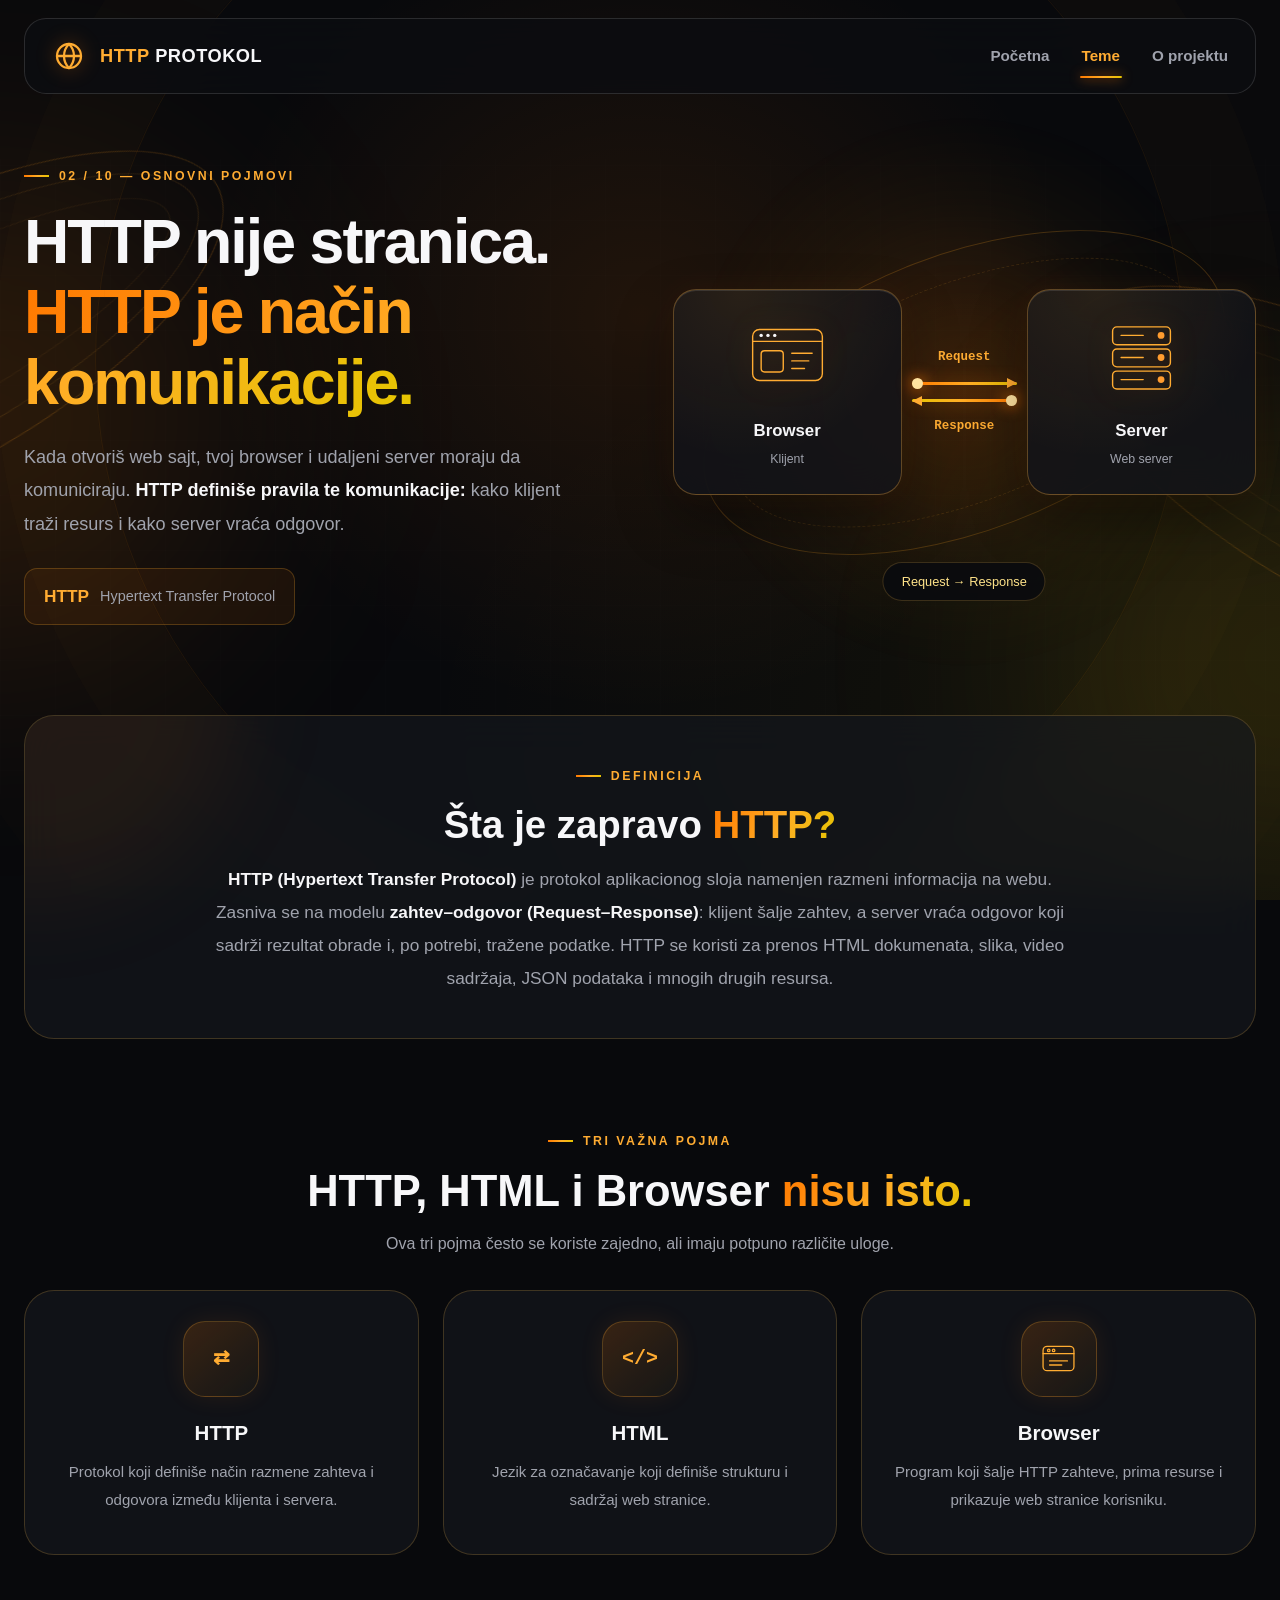
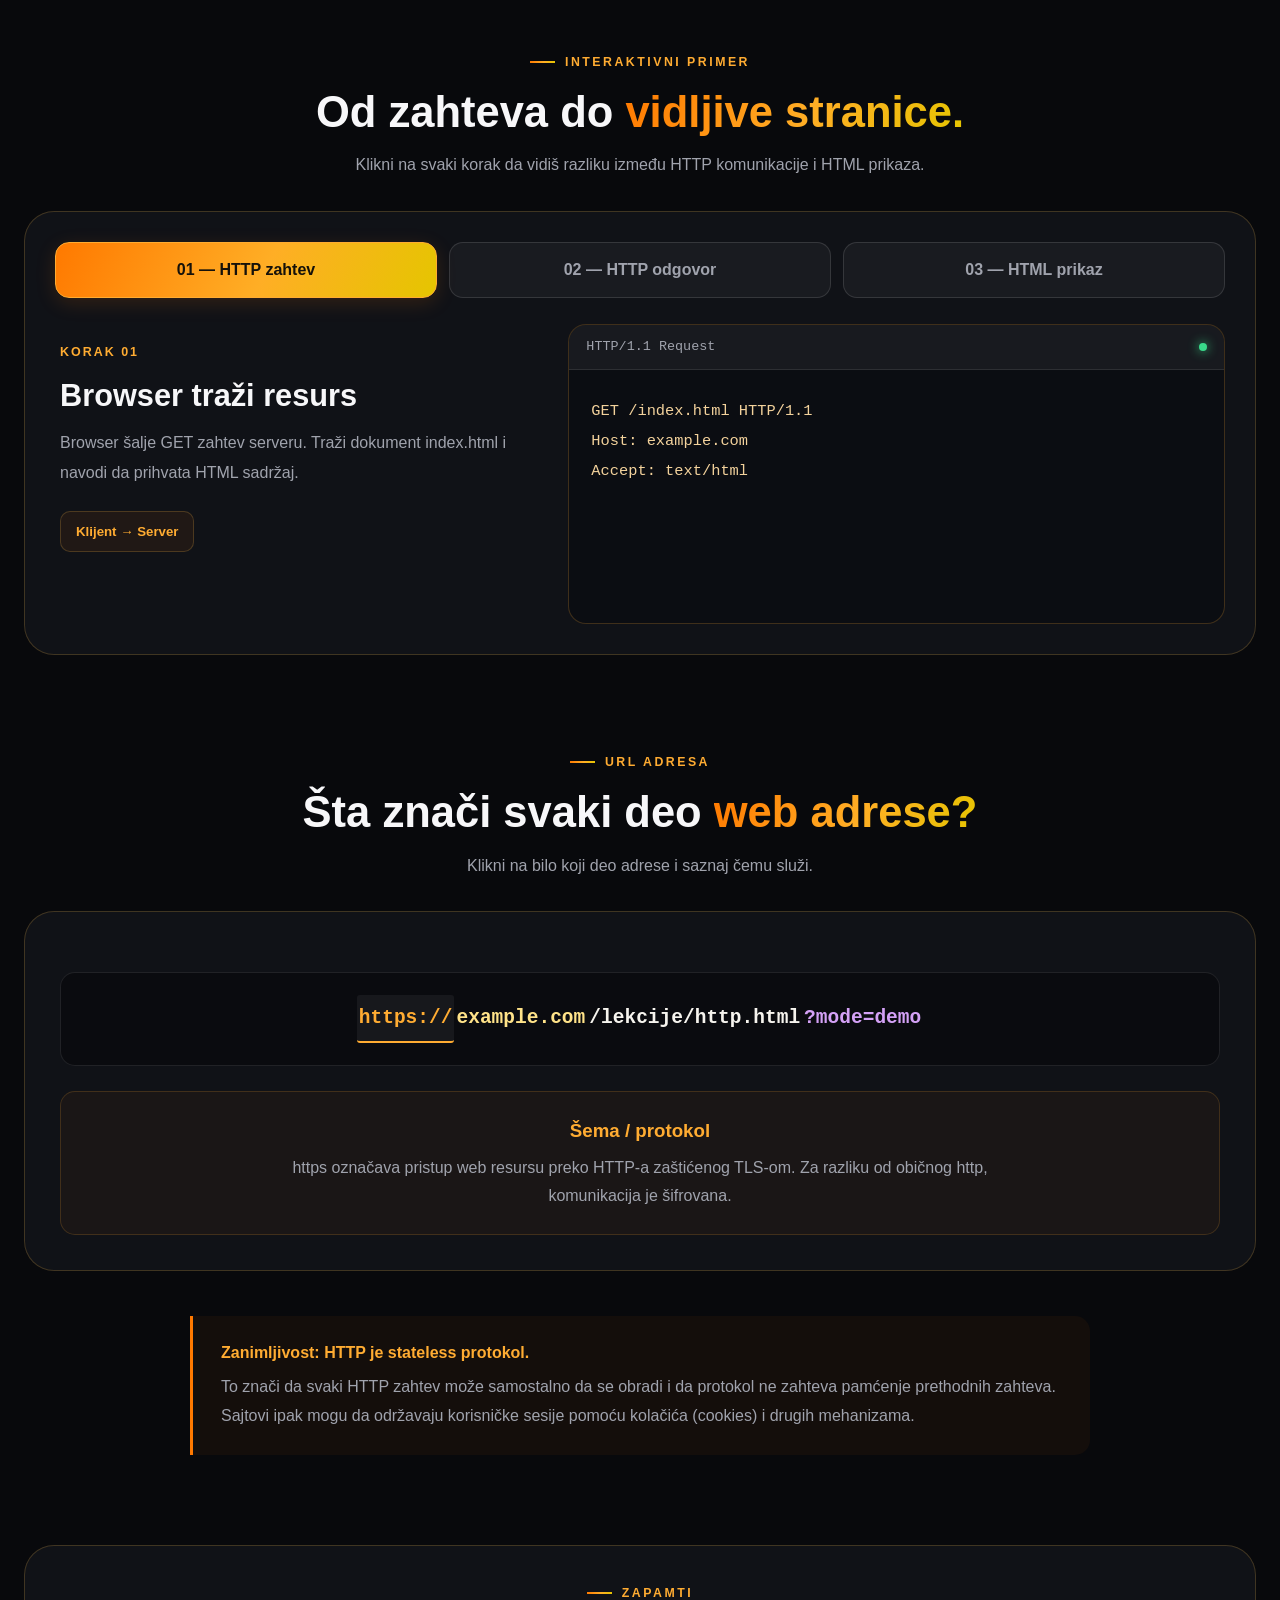
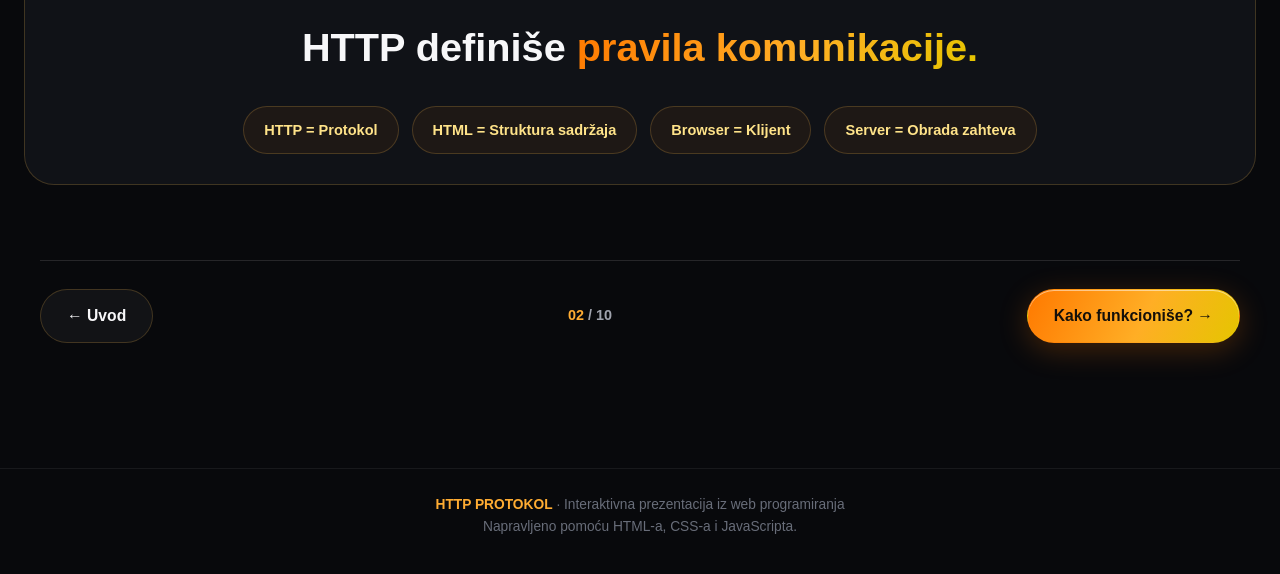
<file: sta_je_http.html>
<!DOCTYPE html>
<html lang="sr">
<head>
  <meta charset="UTF-8">
  <meta name="viewport" content="width=device-width, initial-scale=1.0">
  <meta name="theme-color" content="#08090c">
  <meta name="description" content="Šta je HTTP protokol? Interaktivno objašnjenje HTTP-a, HTML-a, browsera i URL adresa.">

  <title>Šta je HTTP? | HTTP Protokol</title>
  <link rel="icon" type="image/png" href="./slike/ikonica.png">
  

  <link rel="stylesheet" href="style.css">

  <link rel="stylesheet" href="style.css">

  <style>
    /* ==========================================
       ŠTA JE HTTP — DIZAJN STRANICE
       ========================================== */

    .what-hero {
      display: grid;
      grid-template-columns: 1fr 1fr;
      gap: 65px;
      align-items: center;
      min-height: 430px;
    }

    .what-heading {
      font-size: clamp(2.8rem, 4.9vw, 5rem);
      font-weight: 900;
      line-height: 1.12;
      letter-spacing: -2px;
      margin: 20px 0 24px;
    }

    .what-lead {
      font-size: 1.13rem;
      color: var(--muted);
      max-width: 550px;
      line-height: 1.85;
    }

    .what-lead strong {
      color: var(--white);
    }

    .what-definition {
      margin-top: 27px;
      display: inline-flex;
      flex-wrap: wrap;
      gap: 11px;
      align-items: center;
      padding: 13px 19px;
      border-radius: 13px;
      background: rgba(255,121,0,0.075);
      border: 1px solid rgba(255,171,49,0.24);
    }

    .what-definition strong {
      color: var(--orange-light);
      font-size: 1.08rem;
    }

    .what-definition span {
      color: var(--muted);
      font-size: 0.9rem;
    }

    /* ==========================================
       HERO — KLIJENT I SERVER
       ========================================== */

    .network-visual {
      position: relative;
      min-height: 350px;
      display: grid;
      place-items: center;
      isolation: isolate;
    }

    .network-visual::before {
      content: "";
      position: absolute;
      z-index: -1;
      width: 95%;
      aspect-ratio: 1;
      border-radius: 50%;
      background: radial-gradient(
        circle,
        rgba(255,121,0,0.19),
        rgba(255,155,0,0.035) 48%,
        transparent 70%
      );
      filter: blur(12px);
    }

    .network-orbit {
      position: absolute;
      width: 94%;
      height: 79%;
      border: 1px solid rgba(255,165,35,0.21);
      border-radius: 50%;
      transform: rotate(-21deg);
      pointer-events: none;
    }

    .network-orbit::before {
      content: "";
      position: absolute;
      inset: 28px;
      border: 1px dashed rgba(255,171,49,0.13);
      border-radius: 50%;
    }

    .network-layout {
      position: relative;
      display: grid;
      grid-template-columns: minmax(0,1fr) 105px minmax(0,1fr);
      gap: 10px;
      align-items: center;
      width: 100%;
    }

    .network-device {
      min-width: 0;
      padding: 25px 15px;
      min-height: 205px;
      border-radius: 23px;
      background:
        radial-gradient(circle at 30% 0%, rgba(255,170,40,0.09), transparent 65%),
        rgba(18,20,26,0.84);
      border: 1px solid rgba(255,177,65,0.32);
      box-shadow:
        0 25px 55px rgba(0,0,0,0.34),
        inset 0 1px 0 rgba(255,255,255,0.11),
        0 0 30px rgba(255,121,0,0.07);
      backdrop-filter: blur(20px);
      text-align: center;
    }

    .network-device svg {
      display: block;
      width: 85px;
      height: 85px;
      margin: 0 auto 17px;
      fill: none;
      stroke: var(--orange-light);
      stroke-width: 1.65;
      stroke-linecap: round;
      stroke-linejoin: round;
      filter: drop-shadow(0 0 15px rgba(255,121,0,0.24));
    }

    .network-device strong {
      display: block;
      font-size: 1.05rem;
    }

    .network-device small {
      display: block;
      color: var(--muted);
      margin-top: 4px;
      font-size: 0.77rem;
    }

    .network-transfer {
      display: flex;
      flex-direction: column;
      align-items: center;
      gap: 14px;
    }

    .transfer-label {
      color: var(--orange-light);
      font-family: Consolas, monospace;
      font-size: 0.78rem;
      font-weight: 750;
      white-space: nowrap;
    }

    .transfer-arrow {
      position: relative;
      width: 100%;
      height: 3px;
      border-radius: 10px;
      background: var(--gradient);
      box-shadow: 0 0 16px rgba(255,121,0,0.45);
    }

    .transfer-arrow::before {
      content: "";
      position: absolute;
      top: -4px;
      right: 0;
      border-top: 5px solid transparent;
      border-bottom: 5px solid transparent;
      border-left: 10px solid var(--orange-light);
    }

    .transfer-arrow::after {
      content: "";
      position: absolute;
      top: -4px;
      left: 0;
      width: 11px;
      height: 11px;
      background: #ffe3a0;
      border-radius: 50%;
      box-shadow: 0 0 15px var(--orange);
      animation: packet-move 2.5s linear infinite;
    }

    .transfer-arrow.back {
      transform: rotate(180deg);
    }

    .transfer-arrow.back::after {
      animation-delay: 1.25s;
    }

    @keyframes packet-move {
      from {
        left: 0;
        opacity: 0;
      }
      15% {
        opacity: 1;
      }
      85% {
        opacity: 1;
      }
      to {
        left: calc(100% - 11px);
        opacity: 0;
      }
    }

    .network-label {
      position: absolute;
      bottom: -34px;
      left: 50%;
      transform: translateX(-50%);
      padding: 8px 18px;
      border-radius: 99px;
      border: 1px solid var(--glass-border);
      background: rgba(10,11,15,0.92);
      color: var(--gold-light);
      font-size: 0.8rem;
      white-space: nowrap;
    }

    /* ==========================================
       DEFINICIJA
       ========================================== */

    .definition-section {
      margin-top: 90px;
    }

    .definition-box {
      text-align: center;
      padding: 43px 35px;
      position: relative;
      overflow: hidden;
    }

    .definition-box::before {
      content: "";
      position: absolute;
      width: 400px;
      height: 400px;
      border-radius: 50%;
      left: -190px;
      top: -220px;
      background: rgba(255,121,0,0.065);
      filter: blur(50px);
      pointer-events: none;
    }

    .definition-box h2 {
      font-size: clamp(1.9rem,3vw,2.8rem);
      line-height: 1.24;
      margin: 15px auto;
    }

    .definition-box p {
      max-width: 850px;
      margin: auto;
      color: var(--muted);
      font-size: 1.08rem;
      line-height: 1.9;
    }

    .definition-box strong {
      color: var(--white);
    }

    /* ==========================================
       HTTP / HTML / BROWSER
       ========================================== */

    .roles-section {
      margin-top: 85px;
    }

    .section-heading {
      text-align: center;
      margin-bottom: 32px;
    }

    .section-heading h2 {
      margin: 13px 0;
      font-size: clamp(1.9rem,3.4vw,2.8rem);
      line-height: 1.25;
    }

    .section-heading p {
      max-width: 720px;
      margin: auto;
      color: var(--muted);
    }

    .role-card {
      text-align: center;
      min-height: 265px;
    }

    .role-symbol {
      display: grid;
      place-items: center;
      width: 76px;
      height: 76px;
      margin: 0 auto 19px;
      border-radius: 22px;
      border: 1px solid rgba(255,172,50,0.24);
      background: linear-gradient(
        140deg,
        rgba(255,121,0,0.17),
        rgba(255,200,0,0.025)
      );
      color: var(--orange-light);
      font-family: Consolas,monospace;
      font-size: 1.25rem;
      font-weight: 800;
      box-shadow: 0 0 25px rgba(255,121,0,0.09);
    }

    .role-symbol svg {
      width: 39px;
      height: 39px;
      fill: none;
      stroke: currentColor;
      stroke-width: 1.6;
      stroke-linecap: round;
      stroke-linejoin: round;
    }

    .role-card h3 {
      font-size: 1.28rem;
      margin-bottom: 9px;
    }

    .role-card p {
      font-size: 0.94rem;
      line-height: 1.8;
    }

    /* ==========================================
       INTERAKTIVNA DEMONSTRACIJA
       ========================================== */

    .concept-section {
      margin-top: 90px;
    }

    .concept-demo {
      padding: 30px;
    }

    .concept-tabs {
      display: flex;
      gap: 12px;
      flex-wrap: wrap;
      margin-bottom: 26px;
    }

    .concept-tab {
      flex: 1;
      min-width: 150px;
      padding: 14px 18px;
      border-radius: 14px;
      color: var(--muted);
      font-weight: 750;
      background: rgba(255,255,255,0.04);
      border: 1px solid rgba(255,255,255,0.12);
      transition: all 0.25s ease;
    }

    .concept-tab:hover {
      border-color: var(--orange-light);
      color: var(--white);
    }

    .concept-tab.active {
      background: var(--gradient);
      border-color: var(--orange-light);
      color: #15110a;
      box-shadow: 0 5px 20px rgba(255,121,0,0.15);
    }

    .concept-layout {
      display: grid;
      grid-template-columns: 0.85fr 1.15fr;
      gap: 28px;
      align-items: stretch;
    }

    .concept-info {
      padding: 14px 5px;
    }

    .concept-step-number {
      color: var(--orange-light);
      font-weight: 800;
      letter-spacing: 2px;
      font-size: 0.78rem;
    }

    .concept-info h3 {
      margin: 12px 0;
      font-size: clamp(1.4rem,2.4vw,2rem);
      line-height: 1.3;
    }

    .concept-info p {
      color: var(--muted);
      line-height: 1.85;
    }

    .concept-tag {
      display: inline-flex;
      align-items: center;
      gap: 9px;
      margin-top: 23px;
      padding: 9px 15px;
      border-radius: 10px;
      border: 1px solid var(--glass-border);
      background: rgba(255,121,0,0.065);
      color: var(--orange-light);
      font-size: 0.83rem;
      font-weight: 650;
    }

    .concept-display {
      border: 1px solid rgba(255,174,56,0.21);
      background: #0b0d12;
      border-radius: 18px;
      overflow: hidden;
      min-height: 300px;
    }

    .concept-display-bar {
      display: flex;
      align-items: center;
      justify-content: space-between;
      gap: 15px;
      min-height: 45px;
      padding: 11px 17px;
      background: rgba(255,255,255,0.055);
      border-bottom: 1px solid rgba(255,255,255,0.09);
      color: var(--muted);
      font-size: 0.84rem;
      font-family: Consolas,monospace;
    }

    .concept-indicator {
      width: 8px;
      height: 8px;
      flex: 0 0 8px;
      border-radius: 50%;
      background: var(--success);
      box-shadow: 0 0 11px var(--success);
    }

    .concept-code {
      margin: 0;
      padding: 27px 22px;
      color: #f3d29c;
      font-size: clamp(0.78rem,1.2vw,0.96rem);
      line-height: 1.95;
      font-family: Consolas,"Courier New",monospace;
      white-space: pre-wrap;
      overflow-wrap: anywhere;
    }

    /* ==========================================
       HTML PREGLED
       ========================================== */

    .rendered-preview {
      padding: 24px;
    }

    .preview-window {
      background: #f5f6fa;
      color: #1d2330;
      border-radius: 12px;
      overflow: hidden;
      box-shadow: 0 12px 35px rgba(0,0,0,0.25);
    }

    .preview-top {
      display: flex;
      align-items: center;
      gap: 7px;
      padding: 12px 15px;
      background: #e6e8ee;
    }

    .preview-top span {
      width: 9px;
      height: 9px;
      border-radius: 50%;
      background: #bbc1cb;
    }

    .preview-url {
      flex: 1;
      margin-left: 10px;
      background: white;
      border-radius: 5px;
      padding: 5px 12px;
      color: #69717e;
      font-size: 0.75rem;
    }

    .preview-content {
      padding: 32px 25px 38px;
      text-align: center;
    }

    .preview-content h3 {
      color: #242833;
      font-size: 1.65rem;
      margin-bottom: 8px;
    }

    .preview-content p {
      color: #666e7a;
      font-size: 0.92rem;
    }

    .preview-content .preview-button {
      display: inline-block;
      margin-top: 21px;
      padding: 10px 24px;
      border-radius: 9px;
      background: #f18b15;
      color: #16110c;
      font-size: 0.85rem;
      font-weight: 800;
    }

    [hidden] {
      display: none !important;
    }

    /* ==========================================
       INTERAKTIVNA URL ADRESA
       ========================================== */

    .url-section {
      margin-top: 90px;
    }

    .url-panel {
      padding: 35px;
    }

    .url-address {
      display: flex;
      flex-wrap: wrap;
      align-items: center;
      justify-content: center;
      gap: 0;
      padding: 22px 15px;
      margin: 25px 0;
      background: #0a0b0f;
      border: 1px solid rgba(255,255,255,0.095);
      border-radius: 15px;
      font-family: Consolas,"Courier New",monospace;
    }

    .url-segment {
      background: transparent;
      border: none;
      border-bottom: 2px solid transparent;
      border-radius: 3px;
      padding: 7px 2px;
      color: var(--orange-light);
      font-size: clamp(0.85rem,1.7vw,1.22rem);
      font-weight: 750;
      transition: all 0.2s ease;
    }

    .url-segment:nth-child(2) {
      color: var(--gold-light);
    }

    .url-segment:nth-child(3) {
      color: #f6f4ee;
    }

    .url-segment:nth-child(4) {
      color: #d4a1f6;
    }

    .url-segment:hover,
    .url-segment.active {
      border-bottom-color: currentColor;
      background: rgba(255,255,255,0.055);
    }

    .url-explanation {
      min-height: 110px;
      padding: 24px;
      border-radius: 15px;
      background: rgba(255,121,0,0.045);
      border: 1px solid rgba(255,171,49,0.17);
      text-align: center;
    }

    .url-explanation h3 {
      margin-bottom: 7px;
      color: var(--orange-light);
      font-size: 1.17rem;
    }

    .url-explanation p {
      color: var(--muted);
      max-width: 720px;
      margin: auto;
      line-height: 1.75;
    }

    /* ==========================================
       ZAKLJUČAK
       ========================================== */

    .what-summary {
      margin-top: 90px;
      text-align: center;
    }

    .what-summary h2 {
      margin: 12px 0 25px;
      font-size: clamp(1.8rem,3.1vw,2.6rem);
    }

    .takeaway-items {
      display: flex;
      justify-content: center;
      flex-wrap: wrap;
      gap: 13px;
      margin-top: 20px;
    }

    .takeaway-items span {
      padding: 11px 20px;
      border: 1px solid var(--glass-border);
      border-radius: 99px;
      background: rgba(255,121,0,0.06);
      color: var(--gold-light);
      font-weight: 750;
      font-size: 0.91rem;
    }

    .stateless-note {
      max-width: 900px;
      margin: 45px auto 0;
      padding: 24px 28px;
      border-left: 3px solid var(--orange);
      border-radius: 0 15px 15px 0;
      background: rgba(255,121,0,0.05);
    }

    .stateless-note strong {
      color: var(--orange-light);
    }

    .stateless-note p {
      margin-top: 7px;
      color: var(--muted);
      line-height: 1.8;
    }

    /* ==========================================
       RESPONSIVE
       ========================================== */

    @media (max-width: 950px) {

      .what-hero {
        grid-template-columns: 1fr;
        gap: 40px;
        text-align: center;
      }

      .what-lead {
        margin-inline: auto;
      }

      .network-visual {
        width: min(100%,620px);
        margin: auto;
      }

      .concept-layout {
        grid-template-columns: 1fr;
      }

      .role-card {
        min-height: unset;
      }
    }

    @media (max-width: 760px) {

      .what-hero {
        min-height: auto;
      }

      .definition-section,
      .roles-section,
      .concept-section,
      .url-section,
      .what-summary {
        margin-top: 65px;
      }

      .definition-box,
      .url-panel,
      .concept-demo {
        padding: 22px 17px;
      }

      .network-layout {
        grid-template-columns:
          minmax(0,1fr) 65px minmax(0,1fr);
        gap: 4px;
      }

      .network-device {
        min-height: 170px;
        padding: 16px 9px;
      }

      .network-device svg {
        width: 60px;
        height: 60px;
      }

      .network-transfer {
        gap: 10px;
      }

      .transfer-label {
        font-size: 0.60rem;
      }

      .concept-tabs {
        flex-direction: column;
      }

      .concept-tab {
        min-width: 0;
      }

      .url-address {
        padding: 18px 7px;
      }

      .url-explanation {
        padding: 20px 13px;
      }
    }

    @media (prefers-reduced-motion: reduce) {
      .transfer-arrow::after {
        animation: none;
      }
    }
  </style>

  <!-- Interakcije se nalaze u script.js -->
  <script src="script.js" defer></script>
</head>

<body>

  <div id="site-background" aria-hidden="true"></div>
  <div id="site-header"></div>

  <main class="page-shell lesson-page">

    <!-- =====================================
         01 — HERO
         ===================================== -->

    <section class="what-hero"
             aria-labelledby="what-title">

      <div class="fade-up">

        <span class="section-label">
          02 / 10 — Osnovni pojmovi
        </span>

        <h1 class="what-heading" id="what-title">
          HTTP nije stranica.
          <span class="gradient-text">
            HTTP je način komunikacije.
          </span>
        </h1>

        <p class="what-lead">
          Kada otvoriš web sajt, tvoj browser
          i udaljeni server moraju da komuniciraju.

          <strong>HTTP definiše pravila te komunikacije:</strong>
          kako klijent traži resurs i kako server
          vraća odgovor.
        </p>

        <div class="what-definition">
          <strong>HTTP</strong>
          <span>Hypertext Transfer Protocol</span>
        </div>

      </div>

      <!-- Mrežni dijagram -->

      <div class="network-visual">

        <div class="network-orbit" aria-hidden="true"></div>

        <div class="network-layout">

          <!-- Browser -->

          <div class="network-device">

            <svg viewBox="0 0 100 100"
                 aria-hidden="true">

              <rect x="9" y="17"
                    width="82" height="60" rx="8"/>

              <path d="M9 31h82"/>

              <circle cx="19" cy="24" r="2"
                      fill="currentColor" stroke="none"/>

              <circle cx="27" cy="24" r="2"
                      fill="currentColor" stroke="none"/>

              <circle cx="35" cy="24" r="2"
                      fill="currentColor" stroke="none"/>

              <rect x="19" y="42"
                    width="26" height="25" rx="4"/>

              <path d="M55 45h24M55 54h20M55 63h15"/>

            </svg>

            <strong>Browser</strong>
            <small>Klijent</small>

          </div>

          <!-- Zahtev i odgovor -->

          <div class="network-transfer"
               aria-label="HTTP zahtev i odgovor">

            <span class="transfer-label">
              Request
            </span>

            <div class="transfer-arrow"
                 aria-hidden="true"></div>

            <div class="transfer-arrow back"
                 aria-hidden="true"></div>

            <span class="transfer-label">
              Response
            </span>

          </div>

          <!-- Server -->

          <div class="network-device">

            <svg viewBox="0 0 100 100"
                 aria-hidden="true">

              <rect x="16" y="14"
                    width="68" height="21" rx="5"/>

              <rect x="16" y="40"
                    width="68" height="21" rx="5"/>

              <rect x="16" y="66"
                    width="68" height="21" rx="5"/>

              <path d="M26 24h26M26 50h26M26 76h26"/>

              <circle cx="73" cy="24" r="4"
                      fill="#ff9c2f" stroke="none"/>

              <circle cx="73" cy="50" r="4"
                      fill="#ff9c2f" stroke="none"/>

              <circle cx="73" cy="76" r="4"
                      fill="#ff9c2f" stroke="none"/>

            </svg>

            <strong>Server</strong>
            <small>Web server</small>

          </div>

        </div>

        <span class="network-label">
          Request → Response
        </span>

      </div>

    </section>

    <!-- =====================================
         02 — DEFINICIJA
         ===================================== -->

    <section class="definition-section"
             aria-labelledby="definition-title">

      <div class="glass-card definition-box">

        <span class="section-label">
          Definicija
        </span>

        <h2 id="definition-title">
          Šta je zapravo
          <span class="gradient-text">HTTP?</span>
        </h2>

        <p>
          <strong>HTTP (Hypertext Transfer Protocol)</strong>
          je protokol aplikacionog sloja namenjen
          razmeni informacija na webu.

          Zasniva se na modelu
          <strong>zahtev–odgovor (Request–Response)</strong>:
          klijent šalje zahtev, a server vraća odgovor
          koji sadrži rezultat obrade i,
          po potrebi, tražene podatke.

          HTTP se koristi za prenos HTML dokumenata,
          slika, video sadržaja, JSON podataka
          i mnogih drugih resursa.
        </p>

      </div>

    </section>

    <!-- =====================================
         03 — HTTP / HTML / BROWSER
         ===================================== -->

    <section class="roles-section"
             aria-labelledby="roles-title">

      <div class="section-heading">

        <span class="section-label">
          Tri važna pojma
        </span>

        <h2 id="roles-title">
          HTTP, HTML i Browser
          <span class="gradient-text">nisu isto.</span>
        </h2>

        <p>
          Ova tri pojma često se koriste zajedno,
          ali imaju potpuno različite uloge.
        </p>

      </div>

      <div class="lesson-grid three">

        <!-- HTTP -->

        <article class="glass-card role-card">

          <div class="role-symbol">
            ⇄
          </div>

          <h3>HTTP</h3>

          <p>
            Protokol koji definiše način razmene
            zahteva i odgovora između klijenta
            i servera.
          </p>

        </article>

        <!-- HTML -->

        <article class="glass-card role-card">

          <div class="role-symbol">
            &lt;/&gt;
          </div>

          <h3>HTML</h3>

          <p>
            Jezik za označavanje koji definiše
            strukturu i sadržaj web stranice.
          </p>

        </article>

        <!-- Browser -->

        <article class="glass-card role-card">

          <div class="role-symbol">

            <svg viewBox="0 0 48 48"
                 aria-hidden="true">

              <rect x="5" y="9"
                    width="38" height="30" rx="5"/>

              <path d="M5 18h38"/>

              <circle cx="12" cy="14" r="1.5"/>

              <circle cx="18" cy="14" r="1.5"/>

              <path d="M13 27h22M13 32h15"/>

            </svg>

          </div>

          <h3>Browser</h3>

          <p>
            Program koji šalje HTTP zahteve,
            prima resurse i prikazuje
            web stranice korisniku.
          </p>

        </article>

      </div>

    </section>

    <!-- =====================================
         04 — INTERAKTIVNI PRIMER
         ===================================== -->

    <section class="concept-section"
             aria-labelledby="concept-title">

      <div class="section-heading">

        <span class="section-label">
          Interaktivni primer
        </span>

        <h2 id="concept-title">
          Od zahteva do
          <span class="gradient-text">vidljive stranice.</span>
        </h2>

        <p>
          Klikni na svaki korak da vidiš razliku
          između HTTP komunikacije i HTML prikaza.
        </p>

      </div>

      <div class="glass-card concept-demo">

        <!-- Tri interaktivna dugmeta -->

        <div class="concept-tabs"
             id="concept-tabs"
             aria-label="Koraci obrade web stranice">

          <button type="button"
                  class="concept-tab active"
                  data-concept="request"
                  aria-pressed="true">
            01 — HTTP zahtev
          </button>

          <button type="button"
                  class="concept-tab"
                  data-concept="response"
                  aria-pressed="false">
            02 — HTTP odgovor
          </button>

          <button type="button"
                  class="concept-tab"
                  data-concept="render"
                  aria-pressed="false">
            03 — HTML prikaz
          </button>

        </div>

        <div class="concept-layout">

          <!-- Objašnjenje koraka -->

          <div class="concept-info"
               aria-live="polite">

            <span class="concept-step-number"
                  id="concept-number">
              KORAK 01
            </span>

            <h3 id="concept-heading">
              Browser traži resurs
            </h3>

            <p id="concept-description">
              Browser šalje GET zahtev serveru
              za HTML dokument koji želi da preuzme.
            </p>

            <span class="concept-tag"
                  id="concept-tag">
              Klijent → Server
            </span>

          </div>

          <!-- Prikaz HTTP poruke / stranice -->

          <div class="concept-display">

            <div class="concept-display-bar">

              <span id="concept-display-title">
                HTTP/1.1 Request
              </span>

              <span class="concept-indicator"
                    aria-hidden="true"></span>

            </div>

            <!-- Tekst HTTP poruke -->

            <pre class="concept-code"
                 id="concept-code">GET /index.html HTTP/1.1
Host: example.com
Accept: text/html</pre>

            <!-- Vizuelni pregled web stranice -->

            <div class="rendered-preview"
                 id="concept-preview"
                 hidden>

              <div class="preview-window">

                <div class="preview-top">

                  <span></span>
                  <span></span>
                  <span></span>

                  <div class="preview-url">
                    example.com
                  </div>

                </div>

                <div class="preview-content">

                  <h3>Moja web stranica</h3>

                  <p>
                    Ovaj sadržaj browser je prikazao
                    na osnovu primljenog HTML dokumenta.
                  </p>

                  <span class="preview-button">
                    Dobrodošli!
                  </span>

                </div>

              </div>

            </div>

          </div>

        </div>

      </div>

    </section>

    <!-- =====================================
         05 — INTERAKTIVNA URL ADRESA
         ===================================== -->

    <section class="url-section"
             aria-labelledby="url-title">

      <div class="section-heading">

        <span class="section-label">
          URL adresa
        </span>

        <h2 id="url-title">
          Šta znači svaki deo
          <span class="gradient-text">web adrese?</span>
        </h2>

        <p>
          Klikni na bilo koji deo adrese
          i saznaj čemu služi.
        </p>

      </div>

      <div class="glass-card url-panel">

        <div class="url-address"
             id="url-address"
             aria-label="Interaktivna URL adresa">

          <!-- Šema -->

          <button type="button"
                  class="url-segment active"
                  data-url-part="scheme"
                  aria-pressed="true">
            https://
          </button>

          <!-- Domen -->

          <button type="button"
                  class="url-segment"
                  data-url-part="host"
                  aria-pressed="false">
            example.com
          </button>

          <!-- Putanja -->

          <button type="button"
                  class="url-segment"
                  data-url-part="path"
                  aria-pressed="false">
            /lekcije/http.html
          </button>

          <!-- Parametri -->

          <button type="button"
                  class="url-segment"
                  data-url-part="query"
                  aria-pressed="false">
            ?mode=demo
          </button>

        </div>

        <div class="url-explanation"
             aria-live="polite">

          <h3 id="url-part-title">
            Šema / protokol
          </h3>

          <p id="url-part-description">
            https označava da se koristi
            HTTP komunikacija zaštićena TLS-om.
          </p>

        </div>

      </div>

    </section>

    <!-- =====================================
         06 — STATELESS
         ===================================== -->

    <aside class="stateless-note">

      <strong>
        Zanimljivost: HTTP je stateless protokol.
      </strong>

      <p>
        To znači da svaki HTTP zahtev može
        samostalno da se obradi i da protokol
        ne zahteva pamćenje prethodnih zahteva.

        Sajtovi ipak mogu da održavaju
        korisničke sesije pomoću kolačića
        (cookies) i drugih mehanizama.
      </p>

    </aside>

    <!-- =====================================
         07 — ZAKLJUČAK
         ===================================== -->

    <section class="what-summary">

      <div class="glass-card">

        <span class="section-label">
          Zapamti
        </span>

        <h2>
          HTTP definiše
          <span class="gradient-text">pravila komunikacije.</span>
        </h2>

        <div class="takeaway-items">

          <span>HTTP = Protokol</span>

          <span>HTML = Struktura sadržaja</span>

          <span>Browser = Klijent</span>

          <span>Server = Obrada zahteva</span>

        </div>

      </div>

    </section>

    <!-- =====================================
         NAVIGACIJA
         ===================================== -->

    <div id="lesson-navigation"></div>

  </main>

  <div id="site-footer"></div>

</body>
</html>
</file>
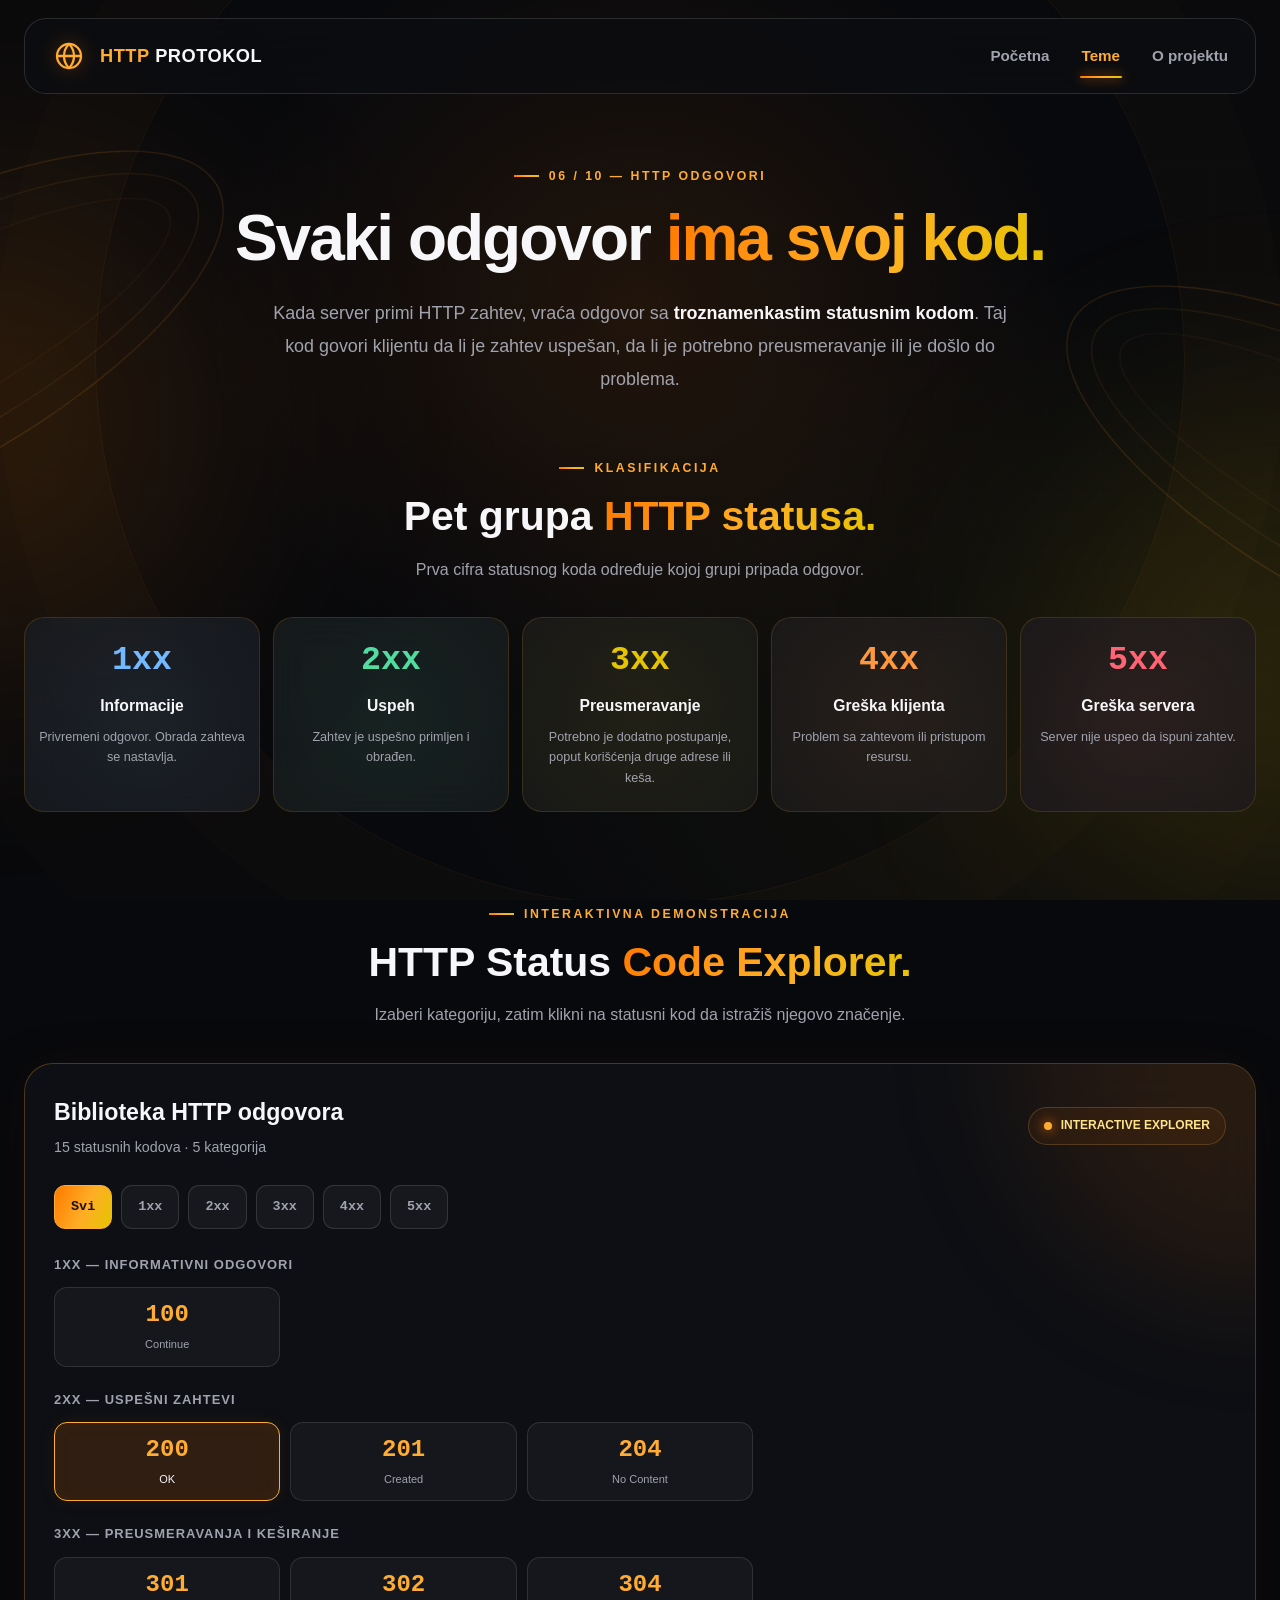
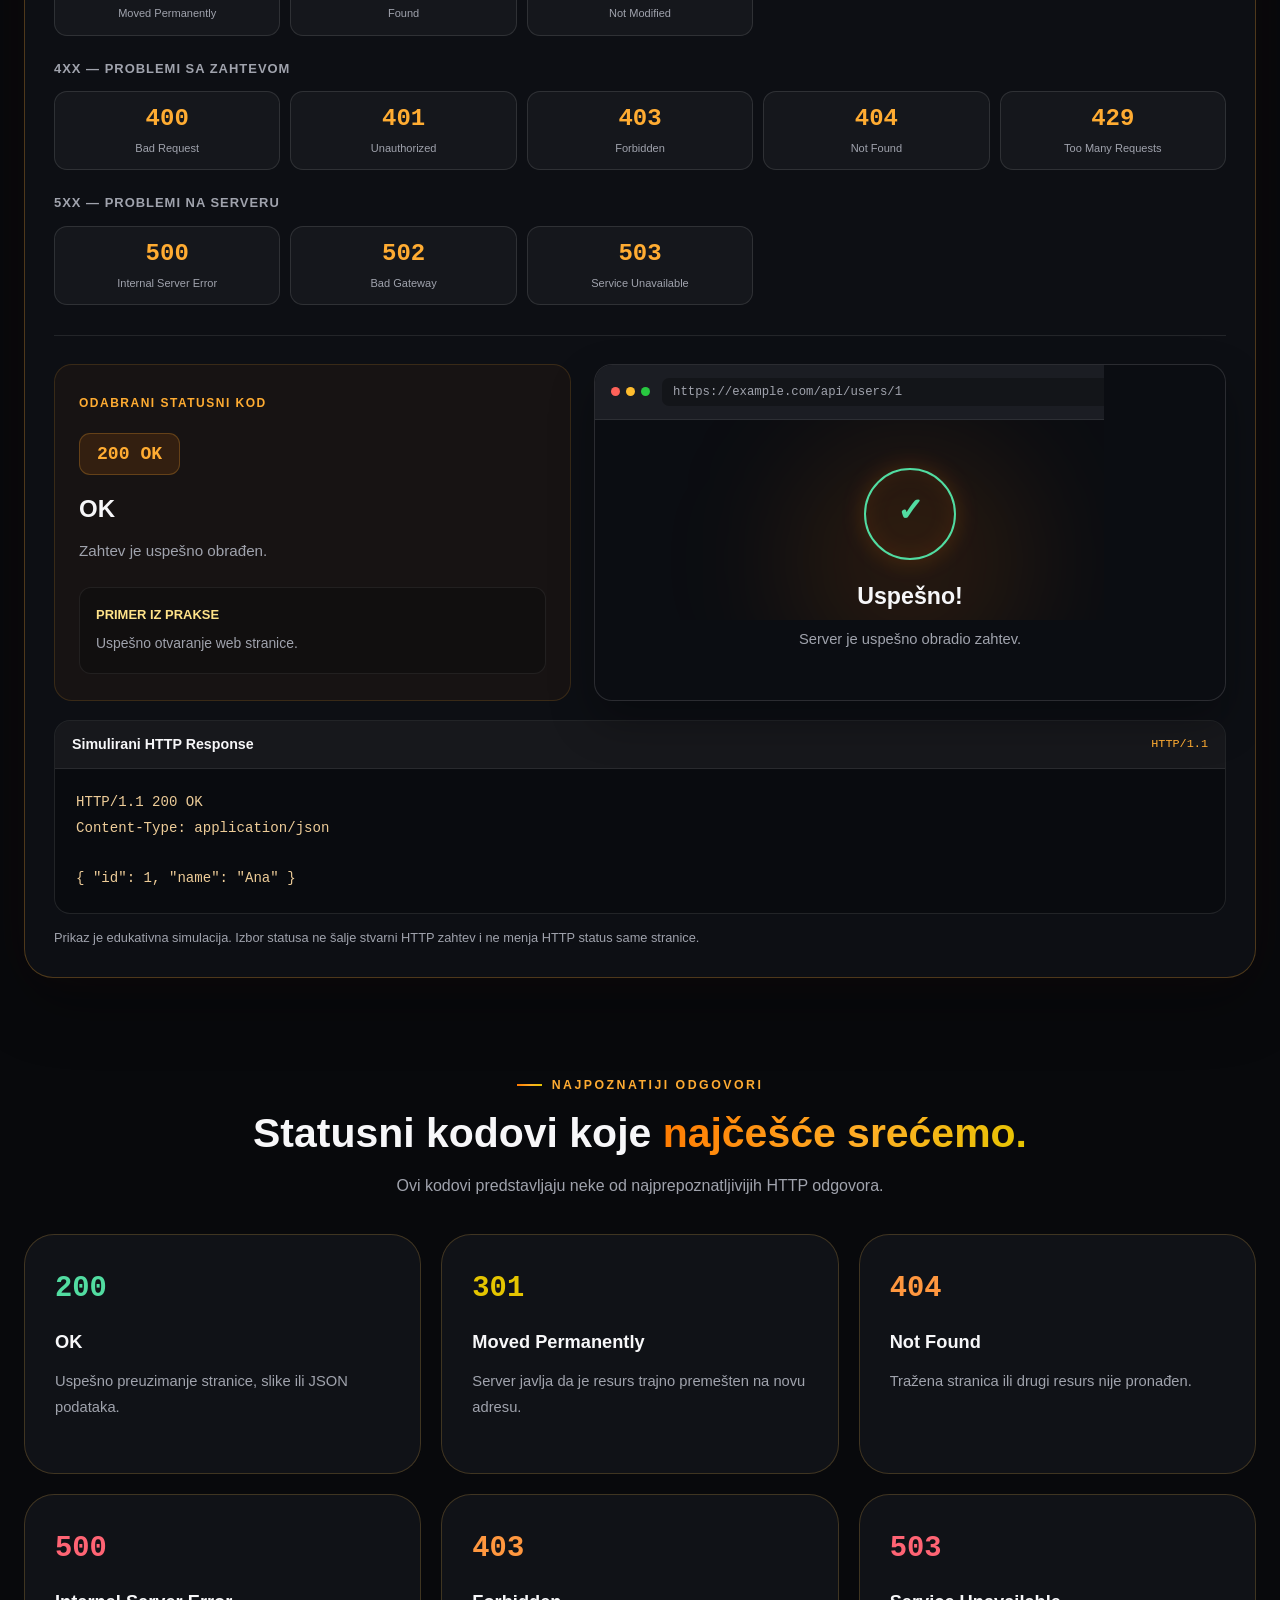
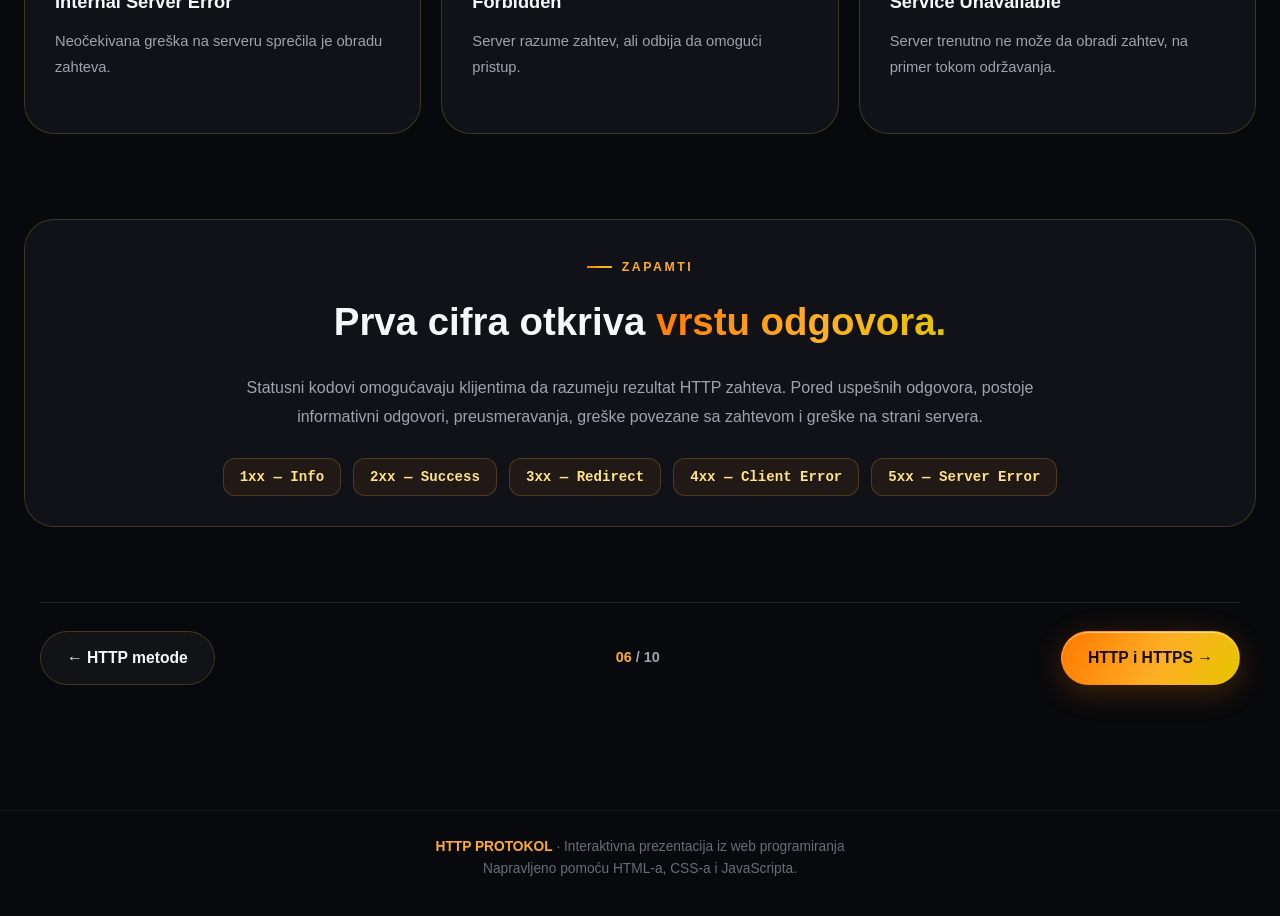
<file: statusni_kodovi.html>
<!DOCTYPE html>
<html lang="sr">
<head>
  <meta charset="UTF-8">
  <meta name="viewport"
        content="width=device-width, initial-scale=1.0">
  <meta name="theme-color" content="#08090c">

  <meta name="description"
        content="Interaktivni vodič kroz HTTP statusne kodove: 1xx, 2xx, 3xx, 4xx i 5xx.">

  <title>Statusni kodovi | HTTP Protokol</title>
  <link rel="icon" type="image/png" href="./slike/ikonica.png">
  

  <link rel="stylesheet" href="style.css">

  <link rel="stylesheet" href="style.css">

  <style>

    /* =====================================
       01 — UVOD
       ===================================== */

    .status-hero {
      max-width: 950px;
      margin: 0 auto 55px;
      text-align: center;
    }

    .status-hero h1 {
      margin: 17px 0 22px;
      font-size: clamp(2.8rem, 5vw, 5.1rem);
      line-height: 1.12;
      letter-spacing: -2px;
      font-weight: 900;
    }

    .status-hero p {
      max-width: 750px;
      margin: auto;
      color: var(--muted);
      font-size: 1.12rem;
      line-height: 1.85;
    }

    .status-hero strong {
      color: var(--white);
    }

    /* =====================================
       02 — PET KATEGORIJA
       ===================================== */

    .category-section {
      margin-bottom: 85px;
    }

    .section-heading {
      text-align: center;
      margin-bottom: 33px;
    }

    .section-heading h2 {
      margin: 13px 0;
      font-size: clamp(1.9rem, 3.2vw, 2.8rem);
      line-height: 1.25;
    }

    .section-heading p {
      max-width: 720px;
      margin: auto;
      color: var(--muted);
      line-height: 1.8;
    }

    .category-grid {
      display: grid;
      grid-template-columns: repeat(5, minmax(0, 1fr));
      gap: 13px;
    }

    .category-card {
      position: relative;
      overflow: hidden;
      min-height: 190px;
      padding: 23px 14px;
      border-radius: 20px;
      border: 1px solid rgba(255, 175, 50, 0.17);
      background: rgba(23, 24, 29, 0.75);
      text-align: center;
      backdrop-filter: blur(18px);
      transition:
        transform 0.3s,
        border-color 0.3s,
        box-shadow 0.3s;
    }

    .category-card::before {
      content: "";
      position: absolute;
      inset: -60%;
      border-radius: 50%;
      background: radial-gradient(
        circle,
        var(--category-glow, rgba(255, 121, 0, 0.1)),
        transparent 65%
      );
      opacity: 0.3;
      transition: opacity 0.3s;
      pointer-events: none;
    }

    .category-card:hover {
      transform: translateY(-6px);
      border-color: var(--category-color);
      box-shadow: 0 15px 35px rgba(0, 0, 0, 0.25);
    }

    .category-card:hover::before {
      opacity: 0.8;
    }

    .category-number {
      position: relative;
      display: block;
      margin-bottom: 12px;
      font-family: Consolas, monospace;
      font-size: clamp(1.6rem, 2.6vw, 2.5rem);
      line-height: 1.2;
      font-weight: 900;
      color: var(--category-color);
    }

    .category-card h3 {
      position: relative;
      font-size: 0.98rem;
      margin-bottom: 8px;
    }

    .category-card p {
      position: relative;
      color: var(--muted);
      font-size: 0.79rem;
      line-height: 1.6;
    }

    .category-1 {
      --category-color: #73b9ff;
      --category-glow: rgba(115,185,255,0.25);
    }

    .category-2 {
      --category-color: #52dca1;
      --category-glow: rgba(82,220,161,0.24);
    }

    .category-3 {
      --category-color: #e5c500;
      --category-glow: rgba(229,197,0,0.23);
    }

    .category-4 {
      --category-color: #ff973f;
      --category-glow: rgba(255,151,63,0.25);
    }

    .category-5 {
      --category-color: #ff6474;
      --category-glow: rgba(255,100,116,0.24);
    }

    /* =====================================
       03 — INTERAKTIVNI STATUS EXPLORER
       ===================================== */

    .explorer {
      position: relative;
      isolation: isolate;
      overflow: hidden;
      padding: 29px;
      border-radius: 29px;
      background: rgba(15, 17, 23, 0.85);
      border: 1px solid rgba(255, 170, 45, 0.27);
      backdrop-filter: blur(24px);
      box-shadow:
        0 25px 65px rgba(0, 0, 0, 0.30),
        0 0 48px rgba(255, 121, 0, 0.045);
    }

    .explorer::before {
      content: "";
      position: absolute;
      z-index: -1;
      width: 460px;
      height: 460px;
      right: -230px;
      top: -240px;
      border-radius: 50%;
      background: rgba(255, 121, 0, 0.11);
      filter: blur(70px);
      pointer-events: none;
    }

    .explorer-top {
      display: flex;
      align-items: center;
      justify-content: space-between;
      gap: 16px;
      flex-wrap: wrap;
      margin-bottom: 25px;
    }

    .explorer-top h3 {
      font-size: 1.45rem;
      margin-bottom: 5px;
    }

    .explorer-top p {
      color: var(--muted);
      font-size: 0.89rem;
    }

    .explorer-label {
      display: inline-flex;
      align-items: center;
      gap: 9px;
      padding: 8px 15px;
      border: 1px solid var(--glass-border);
      border-radius: 99px;
      background: rgba(255,121,0,0.07);
      color: var(--gold-light);
      font-size: 0.75rem;
      font-weight: 800;
    }

    .explorer-label::before {
      content: "";
      width: 8px;
      height: 8px;
      background: var(--orange-light);
      border-radius: 50%;
      box-shadow: 0 0 12px var(--orange);
    }

    /* =====================================
       04 — FILTERI
       ===================================== */

    .filter-bar {
      display: flex;
      flex-wrap: wrap;
      gap: 9px;
      margin-bottom: 25px;
    }

    .filter-button {
      min-height: 43px;
      padding: 10px 16px;
      border-radius: 11px;
      border: 1px solid rgba(255,255,255,0.12);
      background: rgba(255,255,255,0.04);
      color: var(--muted);
      font-family: Consolas, monospace;
      font-size: 0.84rem;
      font-weight: 800;
      transition: all 0.25s;
    }

    .filter-button:hover {
      color: var(--white);
      border-color: var(--orange-light);
    }

    .filter-button.active {
      background: var(--gradient);
      border-color: var(--orange-light);
      color: #17110a;
    }

    /* =====================================
       05 — STATUS KODOVI
       ===================================== */

    .status-group {
      margin-bottom: 22px;
    }

    .status-group:last-child {
      margin-bottom: 0;
    }

    .status-group h4 {
      margin-bottom: 12px;
      color: var(--muted);
      font-size: 0.81rem;
      letter-spacing: 1px;
      text-transform: uppercase;
    }

    .status-buttons {
      display: grid;
      grid-template-columns: repeat(5, minmax(0,1fr));
      gap: 10px;
    }

    .status-option {
      min-height: 76px;
      padding: 13px 9px;
      border: 1px solid rgba(255,255,255,0.11);
      border-radius: 13px;
      background: rgba(255,255,255,0.035);
      text-align: center;
      transition:
        transform 0.25s,
        border-color 0.25s,
        background 0.25s;
    }

    .status-option:hover {
      transform: translateY(-3px);
      border-color: rgba(255,171,49,0.55);
      background: rgba(255,121,0,0.08);
    }

    .status-option.active {
      border-color: var(--orange-light);
      background: rgba(255,121,0,0.14);
      box-shadow:
        inset 0 0 16px rgba(255,121,0,0.05),
        0 0 17px rgba(255,121,0,0.08);
    }

    .status-option strong {
      display: block;
      color: var(--orange-light);
      font-family: Consolas, monospace;
      font-size: 1.5rem;
      font-weight: 900;
      line-height: 1.2;
    }

    .status-option small {
      display: block;
      margin-top: 7px;
      color: var(--muted);
      font-size: 0.69rem;
      line-height: 1.4;
    }

    .status-option.active small {
      color: var(--white);
    }

    /* =====================================
       06 — DETALJI IZABRANOG STATUSA
       ===================================== */

    .status-details {
      display: grid;
      grid-template-columns: 0.9fr 1.1fr;
      gap: 23px;
      margin-top: 30px;
      padding-top: 28px;
      border-top: 1px solid rgba(255,255,255,0.09);
    }

    .status-info {
      min-width: 0;
      padding: 24px;
      border-radius: 18px;
      background: rgba(255,121,0,0.045);
      border: 1px solid rgba(255,171,49,0.15);
    }

    .status-info-label {
      color: var(--orange-light);
      font-size: 0.75rem;
      font-weight: 800;
      letter-spacing: 1.5px;
      text-transform: uppercase;
    }

    .selected-status {
      display: inline-flex;
      align-items: center;
      margin: 18px 0;
      padding: 10px 17px;
      border-radius: 11px;
      background: rgba(255,121,0,0.12);
      border: 1px solid rgba(255,171,49,0.25);
      color: var(--orange-light);
      font: 800 1.13rem Consolas, monospace;
      max-width: 100%;
      overflow-wrap: anywhere;
    }

    .status-info h3 {
      font-size: 1.5rem;
      line-height: 1.3;
      margin-bottom: 12px;
    }

    .status-info p {
      color: var(--muted);
      font-size: 0.95rem;
      line-height: 1.85;
    }

    .status-example {
      margin-top: 22px;
      padding: 16px;
      border-radius: 12px;
      background: rgba(0,0,0,0.20);
      border: 1px solid rgba(255,255,255,0.07);
    }

    .status-example strong {
      display: block;
      margin-bottom: 6px;
      color: var(--gold-light);
      font-size: 0.81rem;
    }

    .status-example p {
      font-size: 0.87rem;
    }

    /* =====================================
       07 — SIMULIRANI BROWSER
       ===================================== */

    .status-browser {
      min-width: 0;
      overflow: hidden;
      border-radius: 18px;
      border: 1px solid rgba(255,255,255,0.13);
      background: #0b0d12;
      box-shadow: 0 20px 45px rgba(0,0,0,0.3);
    }

    .browser-toolbar {
      display: flex;
      gap: 12px;
      align-items: center;
      padding: 13px 16px;
      background: #1b1d23;
      border-bottom: 1px solid rgba(255,255,255,0.08);
    }

    .browser-dots {
      display: flex;
      gap: 6px;
    }

    .browser-dots span {
      width: 9px;
      height: 9px;
      border-radius: 50%;
    }

    .browser-dots span:nth-child(1) {
      background: #ff6259;
    }

    .browser-dots span:nth-child(2) {
      background: #ffbd2e;
    }

    .browser-dots span:nth-child(3) {
      background: #28c840;
    }

    .browser-address {
      flex: 1;
      min-width: 0;
      padding: 7px 11px;
      border-radius: 7px;
      background: rgba(0,0,0,0.29);
      color: var(--muted);
      font: 0.77rem Consolas,monospace;
      overflow-wrap: anywhere;
    }

    .browser-preview {
      position: relative;
      display: flex;
      flex-direction: column;
      align-items: center;
      justify-content: center;
      text-align: center;
      gap: 12px;
      min-height: 280px;
      padding: 28px 24px;
      overflow: hidden;
      isolation: isolate;
    }

    .browser-preview::before {
      content: "";
      position: absolute;
      z-index: -1;
      width: 240px;
      height: 240px;
      border-radius: 50%;
      background: rgba(255,121,0,0.12);
      filter: blur(65px);
    }

    .preview-symbol {
      position: relative;
      display: grid;
      place-items: center;
      width: 92px;
      height: 92px;
      margin-bottom: 5px;
      border-radius: 50%;
      border: 2px solid var(--orange-light);
      box-shadow:
        0 0 25px rgba(255,121,0,0.20),
        inset 0 0 24px rgba(255,121,0,0.09);
      background: rgba(255,121,0,0.045);
      color: var(--orange-light);
      font-family: Consolas,monospace;
      font-size: 2rem;
      font-weight: 900;
      transition: all 0.3s;
    }

    .browser-preview[data-category="1"] .preview-symbol {
      color: #73b9ff;
      border-color: #73b9ff;
    }

    .browser-preview[data-category="2"] .preview-symbol {
      color: #52dca1;
      border-color: #52dca1;
    }

    .browser-preview[data-category="3"] .preview-symbol {
      color: #e5c500;
      border-color: #e5c500;
    }

    .browser-preview[data-category="4"] .preview-symbol {
      color: #ff973f;
      border-color: #ff973f;
    }

    .browser-preview[data-category="5"] .preview-symbol {
      color: #ff6474;
      border-color: #ff6474;
    }

    .browser-preview h3 {
      font-size: 1.45rem;
    }

    .browser-preview p {
      max-width: 330px;
      color: var(--muted);
      font-size: 0.92rem;
      line-height: 1.7;
    }

    /* =====================================
       08 — SIMULIRANI HTTP RESPONSE
       ===================================== */

    .raw-response {
      margin-top: 19px;
      border-radius: 16px;
      overflow: hidden;
      background: #090b0f;
      border: 1px solid rgba(255,255,255,0.1);
    }

    .raw-response-header {
      display: flex;
      justify-content: space-between;
      align-items: center;
      gap: 10px;
      flex-wrap: wrap;
      padding: 12px 17px;
      background: rgba(255,255,255,0.055);
      border-bottom: 1px solid rgba(255,255,255,0.08);
    }

    .raw-response-header strong {
      font-size: 0.89rem;
    }

    .raw-response-header span {
      color: var(--orange-light);
      font-family: Consolas,monospace;
      font-size: 0.74rem;
    }

    .raw-response pre {
      min-height: 115px;
      max-height: 280px;
      padding: 21px;
      overflow: auto;
      white-space: pre-wrap;
      overflow-wrap: anywhere;
      color: #edcc98;
      font: 0.88rem/1.8 Consolas,monospace;
    }

    .response-disclaimer {
      margin-top: 13px;
      color: var(--muted);
      font-size: 0.8rem;
    }

    /* =====================================
       09 — STATUSNI KODOVI U PRAKSI
       ===================================== */

    .practice-section {
      margin-top: 90px;
    }

    .practice-grid {
      display: grid;
      grid-template-columns: repeat(3,minmax(0,1fr));
      gap: 20px;
    }

    .practice-card {
      min-height: 240px;
    }

    .practice-number {
      display: block;
      margin-bottom: 14px;
      color: var(--orange-light);
      font-family: Consolas,monospace;
      font-size: 1.8rem;
      font-weight: 900;
    }

    .practice-card h3 {
      margin-bottom: 11px;
      font-size: 1.14rem;
    }

    .practice-card p {
      color: var(--muted);
      font-size: 0.92rem;
      line-height: 1.8;
    }

    /* =====================================
       10 — ZAKLJUČAK
       ===================================== */

    .status-summary {
      margin-top: 85px;
      text-align: center;
    }

    .status-summary h2 {
      margin: 13px 0 19px;
      font-size: clamp(1.8rem,3vw,2.7rem);
    }

    .status-summary p {
      max-width: 810px;
      margin: auto;
      color: var(--muted);
      line-height: 1.85;
    }

    .summary-codes {
      display: flex;
      justify-content: center;
      flex-wrap: wrap;
      gap: 12px;
      margin-top: 26px;
    }

    .summary-codes span {
      border-radius: 12px;
      padding: 10px 16px;
      background: rgba(255,121,0,0.075);
      border: 1px solid var(--glass-border);
      color: var(--gold-light);
      font: 800 0.88rem Consolas,monospace;
    }

    /* =====================================
       11 — RESPONSIVE
       ===================================== */

    @media (max-width: 1050px) {
      .category-grid {
        grid-template-columns: repeat(3,minmax(0,1fr));
      }

      .status-buttons {
        grid-template-columns: repeat(4,minmax(0,1fr));
      }
    }

    @media (max-width: 850px) {
      .status-details {
        grid-template-columns: 1fr;
      }

      .practice-grid {
        grid-template-columns: repeat(2,minmax(0,1fr));
      }
    }

    @media (max-width: 650px) {
      .category-grid {
        grid-template-columns: repeat(2,minmax(0,1fr));
      }

      .category-card {
        min-height: 155px;
        padding: 19px 10px;
      }

      .category-number {
        font-size: 1.8rem;
      }

      .explorer {
        padding: 16px;
        border-radius: 21px;
      }

      .status-buttons {
        grid-template-columns: repeat(3,minmax(0,1fr));
        gap: 8px;
      }

      .status-option {
        min-height: 70px;
      }

      .status-option strong {
        font-size: 1.25rem;
      }

      .status-option small {
        font-size: 0.64rem;
      }

      .status-info {
        padding: 19px;
      }

      .filter-button {
        flex: 1;
      }

      .practice-grid {
        grid-template-columns: 1fr;
      }

      .category-section,
      .practice-section,
      .status-summary {
        margin-top: 65px;
        margin-bottom: 65px;
      }
    }

  </style>

  <script src="script.js" defer></script>
</head>

<body>

  <!-- GLOBALNA POZADINA I HEADER -->

  <div id="site-background" aria-hidden="true"></div>
  <div id="site-header"></div>

  <main class="page-shell lesson-page">

    <!-- ===================================
         01 — HERO
         =================================== -->

    <section class="status-hero">

      <span class="section-label">
        06 / 10 — HTTP odgovori
      </span>

      <h1>
        Svaki odgovor
        <span class="gradient-text">ima svoj kod.</span>
      </h1>

      <p>
        Kada server primi HTTP zahtev,
        vraća odgovor sa <strong>troznamenkastim
        statusnim kodom</strong>.

        Taj kod govori klijentu da li je
        zahtev uspešan, da li je potrebno
        preusmeravanje ili je došlo do problema.
      </p>

    </section>


    <!-- ===================================
         02 — PET KATEGORIJA
         =================================== -->

    <section class="category-section"
             aria-labelledby="categories-title">

      <div class="section-heading">

        <span class="section-label">
          Klasifikacija
        </span>

        <h2 id="categories-title">
          Pet grupa
          <span class="gradient-text">HTTP statusa.</span>
        </h2>

        <p>
          Prva cifra statusnog koda
          određuje kojoj grupi pripada odgovor.
        </p>

      </div>


      <div class="category-grid">

        <!-- 1XX -->

        <article class="category-card category-1">

          <span class="category-number">1xx</span>

          <h3>Informacije</h3>

          <p>
            Privremeni odgovor.
            Obrada zahteva se nastavlja.
          </p>

        </article>


        <!-- 2XX -->

        <article class="category-card category-2">

          <span class="category-number">2xx</span>

          <h3>Uspeh</h3>

          <p>
            Zahtev je uspešno primljen
            i obrađen.
          </p>

        </article>


        <!-- 3XX -->

        <article class="category-card category-3">

          <span class="category-number">3xx</span>

          <h3>Preusmeravanje</h3>

          <p>
            Potrebno je dodatno postupanje,
            poput korišćenja druge adrese ili keša.
          </p>

        </article>


        <!-- 4XX -->

        <article class="category-card category-4">

          <span class="category-number">4xx</span>

          <h3>Greška klijenta</h3>

          <p>
            Problem sa zahtevom
            ili pristupom resursu.
          </p>

        </article>


        <!-- 5XX -->

        <article class="category-card category-5">

          <span class="category-number">5xx</span>

          <h3>Greška servera</h3>

          <p>
            Server nije uspeo
            da ispuni zahtev.
          </p>

        </article>

      </div>

    </section>


    <!-- ===================================
         03 — STATUS CODE EXPLORER
         =================================== -->

    <section aria-labelledby="explorer-title">

      <div class="section-heading">

        <span class="section-label">
          Interaktivna demonstracija
        </span>

        <h2 id="explorer-title">
          HTTP Status
          <span class="gradient-text">Code Explorer.</span>
        </h2>

        <p>
          Izaberi kategoriju, zatim klikni na
          statusni kod da istražiš njegovo značenje.
        </p>

      </div>


      <div class="explorer">

        <div class="explorer-top">

          <div>
            <h3>Biblioteka HTTP odgovora</h3>
            <p>15 statusnih kodova · 5 kategorija</p>
          </div>

          <span class="explorer-label">
            INTERACTIVE EXPLORER
          </span>

        </div>


        <!-- =================================
             FILTERI PO KATEGORIJAMA
             ================================= -->

        <div class="filter-bar"
             id="status-filters"
             aria-label="Filter statusnih kodova">

          <button type="button"
                  class="filter-button active"
                  data-filter="all"
                  aria-pressed="true">
            Svi
          </button>

          <button type="button"
                  class="filter-button"
                  data-filter="1"
                  aria-pressed="false">
            1xx
          </button>

          <button type="button"
                  class="filter-button"
                  data-filter="2"
                  aria-pressed="false">
            2xx
          </button>

          <button type="button"
                  class="filter-button"
                  data-filter="3"
                  aria-pressed="false">
            3xx
          </button>

          <button type="button"
                  class="filter-button"
                  data-filter="4"
                  aria-pressed="false">
            4xx
          </button>

          <button type="button"
                  class="filter-button"
                  data-filter="5"
                  aria-pressed="false">
            5xx
          </button>

        </div>


        <!-- =================================
             SVI STATUSNI KODOVI
             ================================= -->

        <div id="status-grid">

          <!-- 1XX -->

          <section class="status-group" data-group="1">

            <h4>1xx — Informativni odgovori</h4>

            <div class="status-buttons">

              <button type="button"
                      class="status-option"
                      data-status="100">
                <strong>100</strong>
                <small>Continue</small>
              </button>

            </div>

          </section>


          <!-- 2XX -->

          <section class="status-group" data-group="2">

            <h4>2xx — Uspešni zahtevi</h4>

            <div class="status-buttons">

              <button type="button"
                      class="status-option active"
                      data-status="200">
                <strong>200</strong>
                <small>OK</small>
              </button>

              <button type="button"
                      class="status-option"
                      data-status="201">
                <strong>201</strong>
                <small>Created</small>
              </button>

              <button type="button"
                      class="status-option"
                      data-status="204">
                <strong>204</strong>
                <small>No Content</small>
              </button>

            </div>

          </section>


          <!-- 3XX -->

          <section class="status-group" data-group="3">

            <h4>3xx — Preusmeravanja i keširanje</h4>

            <div class="status-buttons">

              <button type="button"
                      class="status-option"
                      data-status="301">
                <strong>301</strong>
                <small>Moved Permanently</small>
              </button>

              <button type="button"
                      class="status-option"
                      data-status="302">
                <strong>302</strong>
                <small>Found</small>
              </button>

              <button type="button"
                      class="status-option"
                      data-status="304">
                <strong>304</strong>
                <small>Not Modified</small>
              </button>

            </div>

          </section>


          <!-- 4XX -->

          <section class="status-group" data-group="4">

            <h4>4xx — Problemi sa zahtevom</h4>

            <div class="status-buttons">

              <button type="button"
                      class="status-option"
                      data-status="400">
                <strong>400</strong>
                <small>Bad Request</small>
              </button>

              <button type="button"
                      class="status-option"
                      data-status="401">
                <strong>401</strong>
                <small>Unauthorized</small>
              </button>

              <button type="button"
                      class="status-option"
                      data-status="403">
                <strong>403</strong>
                <small>Forbidden</small>
              </button>

              <button type="button"
                      class="status-option"
                      data-status="404">
                <strong>404</strong>
                <small>Not Found</small>
              </button>

              <button type="button"
                      class="status-option"
                      data-status="429">
                <strong>429</strong>
                <small>Too Many Requests</small>
              </button>

            </div>

          </section>


          <!-- 5XX -->

          <section class="status-group" data-group="5">

            <h4>5xx — Problemi na serveru</h4>

            <div class="status-buttons">

              <button type="button"
                      class="status-option"
                      data-status="500">
                <strong>500</strong>
                <small>Internal Server Error</small>
              </button>

              <button type="button"
                      class="status-option"
                      data-status="502">
                <strong>502</strong>
                <small>Bad Gateway</small>
              </button>

              <button type="button"
                      class="status-option"
                      data-status="503">
                <strong>503</strong>
                <small>Service Unavailable</small>
              </button>

            </div>

          </section>

        </div>


        <!-- =================================
             DETALJI IZABRANOG STATUSA
             ================================= -->

        <div class="status-details">

          <!-- OBJAŠNJENJE -->

          <div class="status-info"
               aria-live="polite">

            <span class="status-info-label">
              Odabrani statusni kod
            </span>

            <div>
              <span class="selected-status"
                    id="status-badge">
                200 OK
              </span>
            </div>

            <h3 id="status-title">
              OK
            </h3>

            <p id="status-description">
              Zahtev je uspešno obrađen.
            </p>

            <div class="status-example">

              <strong>PRIMER IZ PRAKSE</strong>

              <p id="status-example">
                Uspešno otvaranje web stranice.
              </p>

            </div>

          </div>


          <!-- SIMULIRANI BROWSER -->

          <div class="status-browser">

            <div class="browser-toolbar">

              <div class="browser-dots"
                   aria-hidden="true">
                <span></span>
                <span></span>
                <span></span>
              </div>

              <div class="browser-address"
                   id="preview-address">
                https://example.com/
              </div>

            </div>


            <div class="browser-preview"
                 id="status-preview"
                 data-category="2"
                 aria-live="polite">

              <div class="preview-symbol"
                   id="preview-symbol">
                ✓
              </div>

              <h3 id="preview-heading">
                Uspešno!
              </h3>

              <p id="preview-message">
                Server je uspešno odgovorio na zahtev.
              </p>

            </div>

          </div>

        </div>


        <!-- =================================
             SIROVI HTTP ODGOVOR
             ================================= -->

        <div class="raw-response">

          <div class="raw-response-header">

            <strong>Simulirani HTTP Response</strong>

            <span>HTTP/1.1</span>

          </div>

          <pre id="status-raw-response"
               aria-live="polite">HTTP/1.1 200 OK
Content-Type: application/json

{
  "message": "Success"
}</pre>

        </div>

        <p class="response-disclaimer">
          Prikaz je edukativna simulacija. Izbor statusa
          ne šalje stvarni HTTP zahtev i ne menja
          HTTP status same stranice.
        </p>

      </div>

    </section>


    <!-- ===================================
         04 — PRIMERI IZ PRAKSE
         =================================== -->

    <section class="practice-section"
             aria-labelledby="practice-title">

      <div class="section-heading">

        <span class="section-label">
          Najpoznatiji odgovori
        </span>

        <h2 id="practice-title">
          Statusni kodovi koje
          <span class="gradient-text">najčešće srećemo.</span>
        </h2>

        <p>
          Ovi kodovi predstavljaju neke
          od najprepoznatljivijih HTTP odgovora.
        </p>

      </div>


      <div class="practice-grid">

        <article class="glass-card practice-card">

          <span class="practice-number"
                style="color:#52dca1">
            200
          </span>

          <h3>OK</h3>

          <p>
            Uspešno preuzimanje stranice,
            slike ili JSON podataka.
          </p>

        </article>


        <article class="glass-card practice-card">

          <span class="practice-number"
                style="color:#e5c500">
            301
          </span>

          <h3>Moved Permanently</h3>

          <p>
            Server javlja da je resurs trajno
            premešten na novu adresu.
          </p>

        </article>


        <article class="glass-card practice-card">

          <span class="practice-number"
                style="color:#ff973f">
            404
          </span>

          <h3>Not Found</h3>

          <p>
            Tražena stranica ili drugi resurs
            nije pronađen.
          </p>

        </article>


        <article class="glass-card practice-card">

          <span class="practice-number"
                style="color:#ff6474">
            500
          </span>

          <h3>Internal Server Error</h3>

          <p>
            Neočekivana greška na serveru
            sprečila je obradu zahteva.
          </p>

        </article>


        <article class="glass-card practice-card">

          <span class="practice-number"
                style="color:#ff973f">
            403
          </span>

          <h3>Forbidden</h3>

          <p>
            Server razume zahtev,
            ali odbija da omogući pristup.
          </p>

        </article>


        <article class="glass-card practice-card">

          <span class="practice-number"
                style="color:#ff6474">
            503
          </span>

          <h3>Service Unavailable</h3>

          <p>
            Server trenutno ne može da obradi
            zahtev, na primer tokom održavanja.
          </p>

        </article>

      </div>

    </section>


    <!-- ===================================
         05 — ZAKLJUČAK
         =================================== -->

    <section class="status-summary">

      <div class="glass-card">

        <span class="section-label">
          Zapamti
        </span>

        <h2>
          Prva cifra otkriva
          <span class="gradient-text">vrstu odgovora.</span>
        </h2>

        <p>
          Statusni kodovi omogućavaju klijentima
          da razumeju rezultat HTTP zahteva.

          Pored uspešnih odgovora, postoje
          informativni odgovori, preusmeravanja,
          greške povezane sa zahtevom
          i greške na strani servera.
        </p>

        <div class="summary-codes">
          <span>1xx — Info</span>
          <span>2xx — Success</span>
          <span>3xx — Redirect</span>
          <span>4xx — Client Error</span>
          <span>5xx — Server Error</span>
        </div>

      </div>

    </section>


    <!-- NAVIGACIJA -->

    <div id="lesson-navigation"></div>

  </main>

  <div id="site-footer"></div>


  <!-- ===================================
       06 — JAVASCRIPT ZA STATUS EXPLORER
       =================================== -->

  <script>
    (() => {
      "use strict";

      /*
       * Zajednički script.js već obrađuje
       * izbor statusnog koda i menja:
       *
       * status-title
       * status-description
       * status-example
       * status-badge
       *
       * Ovaj skript dodaje:
       * - filtriranje po kategorijama
       * - vizuelni browser preview
       * - simulirane HTTP/1.1 odgovore
       */

      const previewData = {

        100: {
          symbol: "···",
          heading: "Nastavi slanje",
          message:
            "Server je prihvatio početni deo zahteva. " +
            "Klijent može da nastavi sa slanjem.",
          url: "/upload",
          raw:
            "HTTP/1.1 100 Continue\n\n" +
            "(Privremeni odgovor — bez tela)"
        },

        200: {
          symbol: "✓",
          heading: "Uspešno!",
          message:
            "Server je uspešno obradio zahtev.",
          url: "/api/users/1",
          raw:
            "HTTP/1.1 200 OK\n" +
            "Content-Type: application/json\n\n" +
            '{ "id": 1, "name": "Ana" }'
        },

        201: {
          symbol: "+",
          heading: "Resurs je kreiran",
          message:
            "Novi resurs je uspešno napravljen.",
          url: "/api/users",
          raw:
            "HTTP/1.1 201 Created\n" +
            "Location: /api/users/3\n" +
            "Content-Type: application/json\n\n" +
            '{ "id": 3, "name": "Marko" }'
        },

        204: {
          symbol: "✓",
          heading: "Uspešno, bez sadržaja",
          message:
            "Operacija je uspela, ali odgovor nema telo.",
          url: "/api/users/1",
          raw:
            "HTTP/1.1 204 No Content\n\n" +
            "(Odgovor nema telo)"
        },

        301: {
          symbol: "→",
          heading: "Trajno premešteno",
          message:
            "Resurs se trajno nalazi na drugoj adresi.",
          url: "/stara-stranica",
          raw:
            "HTTP/1.1 301 Moved Permanently\n" +
            "Location: https://example.com/nova-stranica\n\n" +
            "(Primer preusmeravanja)"
        },

        302: {
          symbol: "↗",
          heading: "Privremena lokacija",
          message:
            "Resurs je privremeno dostupan na drugoj adresi.",
          url: "/prijava",
          raw:
            "HTTP/1.1 302 Found\n" +
            "Location: https://example.com/login\n\n" +
            "(Primer preusmeravanja)"
        },

        304: {
          symbol: "↻",
          heading: "Nije promenjeno",
          message:
            "Prema uslovima zahteva, keširana verzija " +
            "resursa i dalje može da se koristi.",
          url: "/style.css",
          raw:
            "HTTP/1.1 304 Not Modified\n" +
            "ETag: \"demo-version-1\"\n\n" +
            "(Odgovor nema telo)"
        },

        400: {
          symbol: "!",
          heading: "Neispravan zahtev",
          message:
            "Server ne može da obradi zahtev " +
            "zbog greške u njegovom formatu.",
          url: "/api/users",
          raw:
            "HTTP/1.1 400 Bad Request\n" +
            "Content-Type: application/json\n\n" +
            '{ "error": "Invalid request" }'
        },

        401: {
          symbol: "🔒",
          heading: "Potrebna autentifikacija",
          message:
            "Za pristup ovom resursu potrebni su " +
            "odgovarajući podaci za autentifikaciju.",
          url: "/api/profile",
          raw:
            "HTTP/1.1 401 Unauthorized\n" +
            'WWW-Authenticate: Basic realm="Demo"\n\n' +
            "(Primer zahteva za autentifikaciju)"
        },

        403: {
          symbol: "×",
          heading: "Pristup odbijen",
          message:
            "Server razume zahtev, " +
            "ali ne dozvoljava pristup resursu.",
          url: "/admin",
          raw:
            "HTTP/1.1 403 Forbidden\n" +
            "Content-Type: text/plain\n\n" +
            "Access denied"
        },

        404: {
          symbol: "?",
          heading: "Stranica nije pronađena",
          message:
            "Server nije pronašao traženi resurs.",
          url: "/nepostojeca-stranica",
          raw:
            "HTTP/1.1 404 Not Found\n" +
            "Content-Type: text/plain\n\n" +
            "Resource not found"
        },

        429: {
          symbol: "!",
          heading: "Previše zahteva",
          message:
            "Klijent je prekoračio " +
            "ograničenje broja zahteva.",
          url: "/api/data",
          raw:
            "HTTP/1.1 429 Too Many Requests\n" +
            "Retry-After: 60\n\n" +
            "Rate limit exceeded"
        },

        500: {
          symbol: "!",
          heading: "Greška servera",
          message:
            "Neočekivana serverska greška " +
            "sprečila je obradu zahteva.",
          url: "/api/data",
          raw:
            "HTTP/1.1 500 Internal Server Error\n" +
            "Content-Type: text/plain\n\n" +
            "Internal server error"
        },

        502: {
          symbol: "×",
          heading: "Neispravan odgovor",
          message:
            "Posrednički server dobio je " +
            "neispravan odgovor od drugog servera.",
          url: "/api/data",
          raw:
            "HTTP/1.1 502 Bad Gateway\n" +
            "Content-Type: text/plain\n\n" +
            "Bad gateway"
        },

        503: {
          symbol: "⏳",
          heading: "Servis nije dostupan",
          message:
            "Server privremeno ne može da obradi zahtev.",
          url: "/api/data",
          raw:
            "HTTP/1.1 503 Service Unavailable\n" +
            "Retry-After: 120\n\n" +
            "Service temporarily unavailable"
        }

      };


      const statusGrid =
        document.getElementById("status-grid");

      const filterBar =
        document.getElementById("status-filters");

      const preview =
        document.getElementById("status-preview");

      if (!statusGrid || !filterBar || !preview) {
        return;
      }


      /* ---------------------------------
         POMOĆNA FUNKCIJA
         --------------------------------- */

      function updateText(id, value) {
        const element = document.getElementById(id);

        if (element) {
          element.textContent = value;
        }
      }


      /* ---------------------------------
         VIZUELNI PRIKAZ STATUSA
         --------------------------------- */

      function showStatus(code) {

        const data = previewData[code];

        if (!data) return;

        const category = String(code)[0];

        preview.dataset.category = category;

        updateText("preview-symbol", data.symbol);
        updateText("preview-heading", data.heading);
        updateText("preview-message", data.message);

        updateText(
          "preview-address",
          "https://example.com" + data.url
        );

        updateText(
          "status-raw-response",
          data.raw
        );

      }


      /* ---------------------------------
         IZBOR KODA
         --------------------------------- */

      statusGrid
        .querySelectorAll("[data-status]")
        .forEach(button => {

          button.addEventListener("click", () => {

            showStatus(
              button.dataset.status
            );

          });

        });


      /* ---------------------------------
         FILTERI
         --------------------------------- */

      function filterStatuses(category) {

        filterBar
          .querySelectorAll("[data-filter]")
          .forEach(button => {

            const active =
              button.dataset.filter === category;

            button.classList.toggle(
              "active",
              active
            );

            button.setAttribute(
              "aria-pressed",
              String(active)
            );

          });


        statusGrid
          .querySelectorAll(".status-group")
          .forEach(group => {

            const visible =
              category === "all" ||
              group.dataset.group === category;

            group.classList.toggle(
              "hidden",
              !visible
            );

          });


        /*
         * Ako odabrani kod nije u prikazanoj
         * kategoriji, izaberi prvi dostupan kod.
         */

        const activeButton = statusGrid.querySelector(
          ".status-option.active"
        );

        if (
          category !== "all" &&
          activeButton &&
          !activeButton.closest(
            '.status-group[data-group="' + category + '"]'
          )
        ) {

          const firstButton = statusGrid.querySelector(
            '.status-group[data-group="' + category + '"] ' +
            "[data-status]"
          );

          if (firstButton) {
            firstButton.click();
          }

        }

      }


      filterBar
        .querySelectorAll("[data-filter]")
        .forEach(button => {

          button.addEventListener("click", () => {

            filterStatuses(
              button.dataset.filter
            );

          });

        });


      /* ---------------------------------
         POČETNI STATUS
         --------------------------------- */

      showStatus("200");

    })();
  </script>

</body>
</html>
</file>
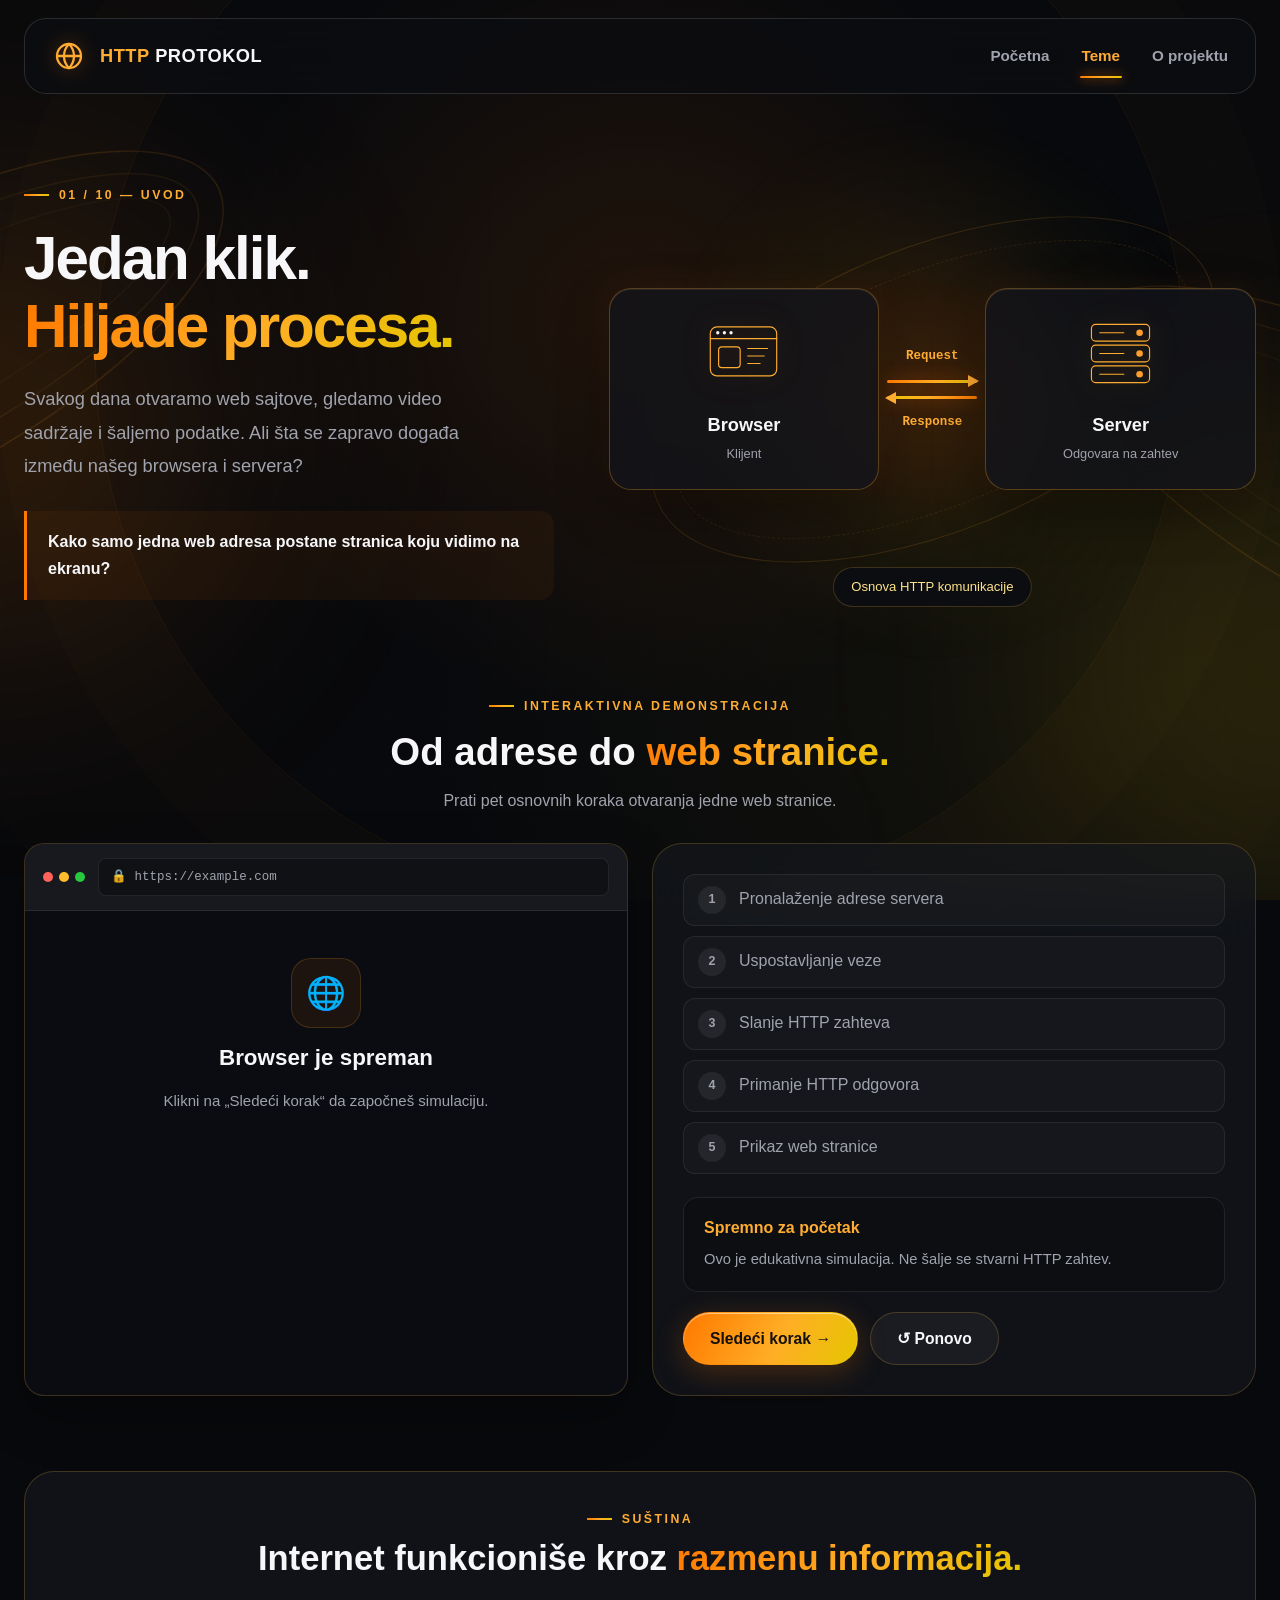
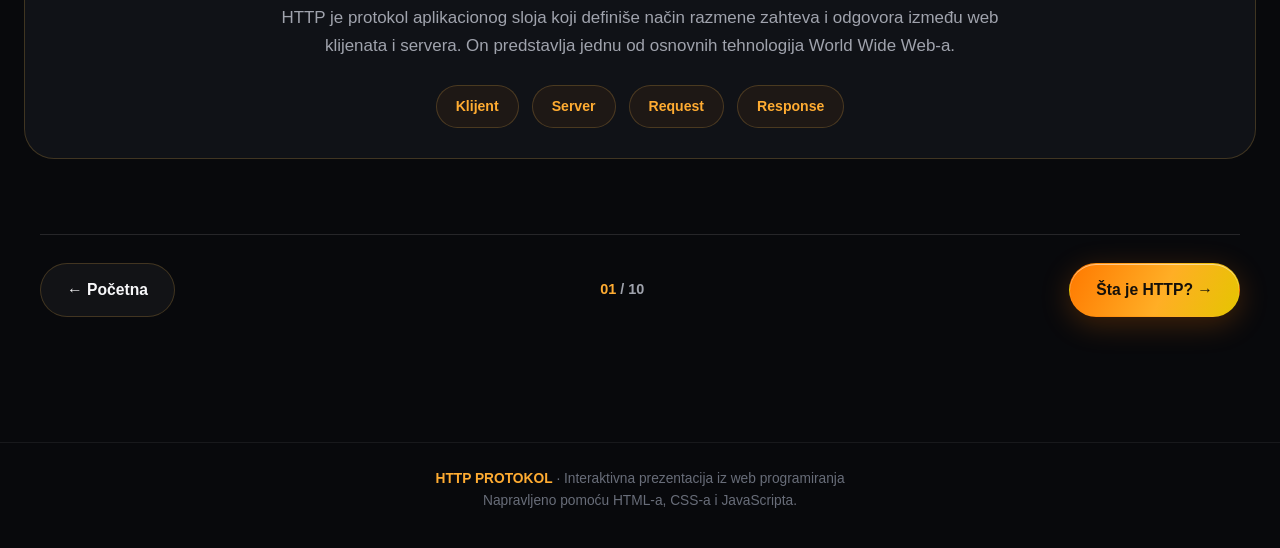
<file: uvod.html>
<!DOCTYPE html>
<html lang="sr">
<head>
  <meta charset="UTF-8">
  <meta name="viewport"
        content="width=device-width, initial-scale=1.0">

  <meta name="theme-color" content="#08090c">

  <meta name="description"
        content="Uvod u HTTP protokol i interaktivna demonstracija otvaranja web stranice.">

  <title>Uvod | HTTP Protokol</title>
  <link rel="icon" type="image/png" href="./slike/ikonica.png">
  

  <link rel="stylesheet" href="style.css">

  <link rel="stylesheet" href="style.css">

  <style>

    /* ======================================
       UVOD — POSEBAN DIZAJN STRANICE
       ====================================== */

    .intro-hero {
      display: grid;
      grid-template-columns: 0.9fr 1.1fr;
      align-items: center;
      gap: 55px;
      min-height: 460px;
    }

    .intro-heading {
      font-size: clamp(2.7rem, 4.7vw, 4.8rem);
      line-height: 1.12;
      font-weight: 900;
      letter-spacing: -2px;
      margin: 20px 0 22px;
    }

    .intro-lead {
      max-width: 490px;
      font-size: 1.14rem;
      color: var(--muted);
      line-height: 1.85;
    }

    .intro-question {
      margin-top: 28px;
      padding: 18px 21px;
      border-left: 3px solid var(--orange);
      border-radius: 0 14px 14px 0;
      background: rgba(255, 121, 0, 0.06);
      color: var(--white);
      font-weight: 650;
    }

    .intro-stage {
      position: relative;
      min-height: 380px;
      display: flex;
      align-items: center;
      justify-content: center;
      isolation: isolate;
    }

    .intro-stage::before {
      content: "";
      position: absolute;
      width: 85%;
      aspect-ratio: 1;
      z-index: -1;
      border-radius: 50%;
      background: radial-gradient(
        circle,
        rgba(255, 121, 0, 0.18),
        rgba(229, 197, 0, 0.035) 42%,
        transparent 70%
      );
      filter: blur(14px);
    }

    .intro-orbit {
      position: absolute;
      width: 92%;
      height: 75%;
      border: 1px solid rgba(255, 171, 49, 0.15);
      border-radius: 50%;
      transform: rotate(-22deg);
      pointer-events: none;
    }

    .intro-orbit::after {
      content: "";
      position: absolute;
      inset: 24px;
      border: 1px dashed rgba(255, 171, 49, 0.11);
      border-radius: inherit;
    }

    .intro-device-row {
      position: relative;
      width: 100%;
      display: grid;
      grid-template-columns: 1fr 90px 1fr;
      gap: 8px;
      align-items: center;
    }

    .intro-device {
      min-height: 190px;
      border-radius: 22px;
      padding: 23px 15px;
      display: flex;
      flex-direction: column;
      justify-content: center;
      align-items: center;
      gap: 15px;
      text-align: center;
      background: rgba(18, 20, 26, 0.78);
      border: 1px solid rgba(255, 170, 42, 0.30);
      backdrop-filter: blur(20px);
      box-shadow:
        inset 0 1px 0 rgba(255,255,255,0.08),
        0 20px 50px rgba(0,0,0,0.35),
        0 0 35px rgba(255,121,0,0.07);
    }

    .intro-device svg {
      width: 83px;
      height: 83px;
      stroke: var(--orange-light);
      fill: none;
      stroke-width: 1.4;
      stroke-linecap: round;
      stroke-linejoin: round;
      filter: drop-shadow(
        0 0 15px rgba(255, 145, 0, 0.25)
      );
    }

    .intro-device strong {
      display: block;
      font-size: 1.14rem;
    }

    .intro-device small {
      color: var(--muted);
      font-size: 0.8rem;
    }

    .intro-center-flow {
      position: relative;
      display: flex;
      flex-direction: column;
      align-items: center;
      gap: 13px;
    }

    .intro-flow-arrow {
      width: 100%;
      height: 3px;
      position: relative;
      border-radius: 10px;
      background: var(--gradient);
      box-shadow: 0 0 16px rgba(255, 121, 0, 0.5);
    }

    .intro-flow-arrow::after {
      content: "";
      position: absolute;
      right: -2px;
      top: -5px;
      border-top: 6px solid transparent;
      border-bottom: 6px solid transparent;
      border-left: 11px solid var(--orange-light);
    }

    .intro-flow-arrow.backward {
      transform: rotate(180deg);
    }

    .intro-center-flow span {
      font-family: Consolas, monospace;
      font-size: 0.78rem;
      font-weight: 700;
      color: var(--orange-light);
    }

    .intro-center-tag {
      position: absolute;
      bottom: -28px;
      left: 50%;
      transform: translateX(-50%);
      padding: 8px 17px;
      border-radius: 30px;
      border: 1px solid var(--glass-border);
      background: rgba(13, 14, 18, 0.92);
      color: var(--gold-light);
      font-size: 0.82rem;
      white-space: nowrap;
    }

    /* ======================================
       INTERAKTIVNI DEO
       ====================================== */

    .intro-demo-section {
      margin-top: 70px;
    }

    .intro-demo-header {
      text-align: center;
      margin-bottom: 28px;
    }

    .intro-demo-header h2 {
      font-size: clamp(1.8rem, 3vw, 2.7rem);
      line-height: 1.25;
      margin: 12px 0;
    }

    .intro-demo-header p {
      color: var(--muted);
    }

    .intro-demo-layout {
      display: grid;
      grid-template-columns: 1fr 1fr;
      gap: 24px;
    }

    .intro-browser {
      overflow: hidden;
      border-radius: 20px;
      border: 1px solid var(--glass-border);
      background: rgba(11, 13, 18, 0.95);
      box-shadow: 0 20px 50px rgba(0,0,0,0.3);
    }

    .intro-browser-bar {
      display: flex;
      align-items: center;
      gap: 13px;
      padding: 14px 18px;
      background: rgba(255,255,255,0.055);
      border-bottom: 1px solid rgba(255,255,255,0.08);
    }

    .intro-browser-dots {
      display: flex;
      gap: 6px;
    }

    .intro-browser-dots span {
      width: 10px;
      height: 10px;
      border-radius: 50%;
    }

    .intro-browser-dots span:nth-child(1) {
      background: #ff6259;
    }

    .intro-browser-dots span:nth-child(2) {
      background: #ffbd2e;
    }

    .intro-browser-dots span:nth-child(3) {
      background: #28c840;
    }

    .intro-address {
      flex: 1;
      min-width: 0;
      padding: 8px 12px;
      background: rgba(0,0,0,0.3);
      border: 1px solid rgba(255,255,255,0.08);
      border-radius: 8px;
      color: var(--muted);
      font-family: Consolas, monospace;
      font-size: 0.78rem;
    }

    .intro-browser-content {
      min-height: 250px;
      padding: 30px 22px;
      display: flex;
      align-items: center;
      justify-content: center;
      flex-direction: column;
      text-align: center;
      gap: 12px;
    }

    .intro-browser-icon {
      width: 70px;
      height: 70px;
      display: grid;
      place-items: center;
      border-radius: 20px;
      background: rgba(255,121,0,0.08);
      border: 1px solid rgba(255,170,42,0.18);
      font-size: 2rem;
      color: var(--orange-light);
    }

    .intro-browser-content h3 {
      font-size: 1.4rem;
    }

    .intro-browser-content p {
      color: var(--muted);
      font-size: 0.94rem;
      max-width: 350px;
    }

    .intro-steps {
      display: grid;
      gap: 10px;
      margin-bottom: 23px;
    }

    .intro-step {
      display: flex;
      align-items: center;
      gap: 13px;
      padding: 11px 14px;
      border-radius: 12px;
      border: 1px solid rgba(255,255,255,0.07);
      background: rgba(255,255,255,0.025);
      color: var(--muted);
      transition:
        border-color 0.25s,
        color 0.25s,
        background 0.25s;
    }

    .intro-step-number {
      width: 28px;
      height: 28px;
      flex: 0 0 28px;
      display: grid;
      place-items: center;
      border-radius: 50%;
      background: rgba(255,255,255,0.065);
      font-size: 0.78rem;
      font-weight: 800;
    }

    .intro-step.active {
      color: var(--white);
      border-color: rgba(255,171,49,0.4);
      background: rgba(255,121,0,0.075);
    }

    .intro-step.active .intro-step-number {
      background: var(--gradient);
      color: #17110b;
    }

    .intro-step.completed .intro-step-number {
      background: rgba(57,217,138,0.13);
      color: var(--success);
    }

    .intro-step.completed {
      color: #c5c5c9;
    }

    .intro-demo-message {
      min-height: 95px;
      margin-bottom: 20px;
      padding: 17px 20px;
      border-radius: 15px;
      background: rgba(0,0,0,0.24);
      border: 1px solid rgba(255,255,255,0.09);
    }

    .intro-demo-message strong {
      display: block;
      color: var(--orange-light);
      margin-bottom: 6px;
    }

    .intro-demo-message p {
      color: var(--muted);
      font-size: 0.92rem;
    }

    .intro-demo-buttons {
      display: flex;
      flex-wrap: wrap;
      gap: 12px;
    }

    .intro-code {
      width: 100%;
      margin-top: 14px;
      padding: 13px;
      border-radius: 10px;
      background: #08090c;
      border: 1px solid rgba(255,255,255,0.08);
      color: #f0c78b;
      text-align: left;
      font-size: 0.78rem;
      line-height: 1.65;
      font-family: Consolas, monospace;
      white-space: pre-wrap;
      overflow-wrap: anywhere;
    }

    /* ======================================
       ZAKLJUČNA MISAO
       ====================================== */

    .intro-takeaway {
      margin-top: 75px;
      text-align: center;
    }

    .intro-takeaway h2 {
      font-size: clamp(1.6rem, 2.7vw, 2.3rem);
      margin-bottom: 17px;
    }

    .intro-takeaway p {
      max-width: 780px;
      margin: 0 auto;
      color: var(--muted);
      font-size: 1.06rem;
    }

    .intro-keywords {
      display: flex;
      justify-content: center;
      flex-wrap: wrap;
      gap: 13px;
      margin-top: 25px;
    }

    .intro-keywords span {
      padding: 9px 19px;
      border: 1px solid var(--glass-border);
      background: rgba(255, 121, 0, 0.06);
      color: var(--orange-light);
      border-radius: 99px;
      font-weight: 700;
      font-size: 0.88rem;
    }

    /* ======================================
       RESPONSIVE
       ====================================== */

    @media (max-width: 900px) {
      .intro-hero {
        grid-template-columns: 1fr;
        gap: 35px;
        text-align: center;
      }

      .intro-lead {
        margin-inline: auto;
      }

      .intro-question {
        max-width: 600px;
        margin-inline: auto;
      }

      .intro-demo-layout {
        grid-template-columns: 1fr;
      }

      .intro-stage {
        max-width: 650px;
        width: 100%;
        margin: auto;
      }
    }

    @media (max-width: 480px) {
      .intro-device-row {
        grid-template-columns: 1fr 58px 1fr;
        gap: 5px;
      }

      .intro-device {
        min-height: 150px;
        padding: 12px 7px;
      }

      .intro-device svg {
        width: 55px;
        height: 55px;
      }

      .intro-device strong {
        font-size: 0.95rem;
      }

      .intro-device small {
        font-size: 0.67rem;
      }

      .intro-center-flow span {
        font-size: 0.59rem;
      }

      .intro-flow-arrow {
        width: 100%;
      }

      .intro-stage {
        min-height: 270px;
      }

      .intro-demo-buttons .btn {
        flex: 1;
        padding-inline: 12px;
        font-size: 0.85rem;
      }
    }

  </style>

  <script src="script.js" defer></script>
</head>

<body>

  <!-- Zajednička pozadina i navigacija -->

  <div id="site-background" aria-hidden="true"></div>
  <div id="site-header"></div>

  <main class="page-shell lesson-page">

    <!-- ===================================
         01 — UVODNA SEKCIJA
         =================================== -->

    <section class="intro-hero">

      <div class="fade-up">

        <span class="section-label">
          01 / 10 — Uvod
        </span>

        <h1 class="intro-heading">
          Jedan klik.
          <br>
          <span class="gradient-text">
            Hiljade procesa.
          </span>
        </h1>

        <p class="intro-lead">
          Svakog dana otvaramo web sajtove,
          gledamo video sadržaje i šaljemo podatke.

          Ali šta se zapravo događa između
          našeg browsera i servera?
        </p>

        <div class="intro-question">
          Kako samo jedna web adresa postane
          stranica koju vidimo na ekranu?
        </div>

      </div>


      <!-- Vizuelna komunikacija klijent / server -->

      <div class="intro-stage">

        <div class="intro-orbit" aria-hidden="true"></div>

        <div class="intro-device-row">

          <!-- Browser -->

          <div class="intro-device">

            <svg viewBox="0 0 100 100"
                 aria-hidden="true">

              <rect x="10" y="18"
                    width="80" height="59" rx="8"/>

              <path d="M10 32h80"/>

              <circle cx="19" cy="25" r="2"
                      fill="currentColor"
                      stroke="none"/>

              <circle cx="27" cy="25" r="2"
                      fill="currentColor"
                      stroke="none"/>

              <circle cx="35" cy="25" r="2"
                      fill="currentColor"
                      stroke="none"/>

              <rect x="20" y="42"
                    width="26" height="25" rx="4"/>

              <path d="M55 44h24M55 53h20M55 62h15"/>

            </svg>

            <div>
              <strong>Browser</strong>
              <small>Klijent</small>
            </div>

          </div>


          <!-- Request / Response -->

          <div class="intro-center-flow"
               aria-hidden="true">

            <span>Request</span>

            <div class="intro-flow-arrow"></div>

            <div class="intro-flow-arrow backward"></div>

            <span>Response</span>

          </div>


          <!-- Server -->

          <div class="intro-device">

            <svg viewBox="0 0 100 100"
                 aria-hidden="true">

              <rect x="15" y="15"
                    width="70" height="20" rx="5"/>

              <rect x="15" y="40"
                    width="70" height="20" rx="5"/>

              <rect x="15" y="65"
                    width="70" height="20" rx="5"/>

              <path d="M25 25h29M25 50h29M25 75h29"/>

              <circle cx="73" cy="25" r="4"
                      fill="#ff9d2e" stroke="none"/>

              <circle cx="73" cy="50" r="4"
                      fill="#ff9d2e" stroke="none"/>

              <circle cx="73" cy="75" r="4"
                      fill="#ff9d2e" stroke="none"/>

            </svg>

            <div>
              <strong>Server</strong>
              <small>Odgovara na zahtev</small>
            </div>

          </div>

        </div>

        <span class="intro-center-tag">
          Osnova HTTP komunikacije
        </span>

      </div>

    </section>


    <!-- ===================================
         02 — INTERAKTIVNA DEMONSTRACIJA
         =================================== -->

    <section class="intro-demo-section"
             aria-labelledby="demo-title">

      <div class="intro-demo-header">

        <span class="section-label">
          Interaktivna demonstracija
        </span>

        <h2 id="demo-title">
          Od adrese do
          <span class="gradient-text">web stranice.</span>
        </h2>

        <p>
          Prati pet osnovnih koraka otvaranja
          jedne web stranice.
        </p>

      </div>


      <div class="intro-demo-layout">

        <!-- Simulirani browser -->

        <div class="intro-browser">

          <div class="intro-browser-bar">

            <div class="intro-browser-dots"
                 aria-hidden="true">
              <span></span>
              <span></span>
              <span></span>
            </div>

            <div class="intro-address">
              🔒 https://example.com
            </div>

          </div>

          <div class="intro-browser-content"
               aria-live="polite"
               aria-atomic="true">

            <div class="intro-browser-icon"
                 id="intro-browser-icon"
                 aria-hidden="true">
              🌐
            </div>

            <h3 id="intro-browser-title">
              Browser je spreman
            </h3>

            <p id="intro-browser-description">
              Klikni na „Sledeći korak“
              da započneš simulaciju.
            </p>

            <pre class="intro-code hidden"
                 id="intro-code"></pre>

          </div>

        </div>


        <!-- Koraci komunikacije -->

        <div class="glass-card">

          <div class="intro-steps"
               id="intro-steps">

            <div class="intro-step" data-step="1">
              <span class="intro-step-number">1</span>
              <span>Pronalaženje adrese servera</span>
            </div>

            <div class="intro-step" data-step="2">
              <span class="intro-step-number">2</span>
              <span>Uspostavljanje veze</span>
            </div>

            <div class="intro-step" data-step="3">
              <span class="intro-step-number">3</span>
              <span>Slanje HTTP zahteva</span>
            </div>

            <div class="intro-step" data-step="4">
              <span class="intro-step-number">4</span>
              <span>Primanje HTTP odgovora</span>
            </div>

            <div class="intro-step" data-step="5">
              <span class="intro-step-number">5</span>
              <span>Prikaz web stranice</span>
            </div>

          </div>


          <div class="intro-demo-message"
               aria-live="polite">

            <strong id="intro-message-title">
              Spremno za početak
            </strong>

            <p id="intro-message-text">
              Ovo je edukativna simulacija.
              Ne šalje se stvarni HTTP zahtev.
            </p>

          </div>


          <div class="intro-demo-buttons">

            <button type="button"
                    class="btn btn-primary"
                    id="intro-next">

              Sledeći korak →

            </button>

            <button type="button"
                    class="btn btn-secondary"
                    id="intro-reset">

              ↺ Ponovo

            </button>

          </div>

        </div>

      </div>

    </section>


    <!-- ===================================
         03 — GLAVNA PORUKA
         =================================== -->

    <section class="intro-takeaway">

      <div class="glass-card">

        <span class="section-label">
          Suština
        </span>

        <h2>
          Internet funkcioniše kroz
          <span class="gradient-text">
            razmenu informacija.
          </span>
        </h2>

        <p>
          HTTP je protokol aplikacionog sloja
          koji definiše način razmene zahteva
          i odgovora između web klijenata
          i servera. On predstavlja jednu od
          osnovnih tehnologija World Wide Web-a.
        </p>

        <div class="intro-keywords">
          <span>Klijent</span>
          <span>Server</span>
          <span>Request</span>
          <span>Response</span>
        </div>

      </div>

    </section>


    <!-- Navigacija na sledeću temu -->

    <div id="lesson-navigation"></div>

  </main>


  <!-- Footer -->

  <div id="site-footer"></div>


  <!-- ===================================
       JAVASCRIPT ZA UVODNU SIMULACIJU
       =================================== -->

  <script>

    (() => {

      const steps = [

        {
          title: "Pronalaženje servera",
          description:
            "Browser pronalazi mrežnu adresu servera, " +
            "najčešće uz pomoć DNS sistema ako potrebni " +
            "podaci nisu već dostupni.",
          icon: "🌍",
          code: "",
          message:
            "DNS povezuje ime domena sa odgovarajućom IP adresom."
        },

        {
          title: "Uspostavljanje veze",
          description:
            "Browser uspostavlja potrebnu mrežnu vezu. " +
            "Za HTTPS se uspostavlja i zaštićena komunikacija.",
          icon: "🔒",
          code: "",
          message:
            "HTTPS koristi TLS zaštitu za siguran prenos podataka."
        },

        {
          title: "Slanje HTTP zahteva",
          description:
            "Browser šalje zahtev serveru i navodi " +
            "resurs koji želi da preuzme.",
          icon: "📤",
          code:
            "GET / HTTP/1.1\n" +
            "Host: example.com\n" +
            "Accept: text/html",
          message:
            "Metoda GET označava zahtev za preuzimanje resursa."
        },

        {
          title: "Primanje HTTP odgovora",
          description:
            "Server vraća statusni kod, zaglavlja " +
            "i sadržaj odgovora kada je potreban.",
          icon: "📥",
          code:
            "HTTP/1.1 200 OK\n" +
            "Content-Type: text/html\n\n" +
            "<html>...</html>",
          message:
            "Status 200 OK znači da je zahtev uspešno obrađen."
        },

        {
          title: "Web stranica je prikazana!",
          description:
            "Browser obrađuje HTML i prikazuje stranicu. " +
            "Po potrebi učitava CSS, JavaScript, slike " +
            "i druge dodatne resurse.",
          icon: "✨",
          code: "",
          message:
            "Jednostavna stranica može zahtevati više HTTP zahteva."
        }

      ];

      let currentStep = 0;

      const nextButton =
        document.getElementById("intro-next");

      const resetButton =
        document.getElementById("intro-reset");

      const browserIcon =
        document.getElementById("intro-browser-icon");

      const browserTitle =
        document.getElementById("intro-browser-title");

      const browserDescription =
        document.getElementById("intro-browser-description");

      const codeElement =
        document.getElementById("intro-code");

      const messageTitle =
        document.getElementById("intro-message-title");

      const messageText =
        document.getElementById("intro-message-text");

      const stepElements =
        document.querySelectorAll(".intro-step");


      function updateStepIndicators() {

        stepElements.forEach(element => {

          const number = Number(element.dataset.step);

          element.classList.toggle(
            "active",
            number === currentStep
          );

          element.classList.toggle(
            "completed",
            number < currentStep
          );

        });

      }


      function renderStep() {

        updateStepIndicators();

        if (currentStep === 0) {

          browserIcon.textContent = "🌐";

          browserTitle.textContent =
            "Browser je spreman";

          browserDescription.textContent =
            "Klikni na „Sledeći korak“ " +
            "da započneš simulaciju.";

          codeElement.classList.add("hidden");
          codeElement.textContent = "";

          messageTitle.textContent =
            "Spremno za početak";

          messageText.textContent =
            "Ovo je edukativna simulacija. " +
            "Ne šalje se stvarni HTTP zahtev.";

          nextButton.disabled = false;
          nextButton.textContent = "Sledeći korak →";

          return;
        }

        const data = steps[currentStep - 1];

        browserIcon.textContent = data.icon;

        browserTitle.textContent = data.title;

        browserDescription.textContent =
          data.description;

        messageTitle.textContent =
          `Korak ${currentStep} od ${steps.length}`;

        messageText.textContent = data.message;

        if (data.code) {

          codeElement.textContent = data.code;
          codeElement.classList.remove("hidden");

        } else {

          codeElement.textContent = "";
          codeElement.classList.add("hidden");

        }

        if (currentStep === steps.length) {

          nextButton.disabled = true;
          nextButton.textContent = "Završeno ✓";

        } else {

          nextButton.disabled = false;
          nextButton.textContent = "Sledeći korak →";

        }

      }


      nextButton.addEventListener("click", () => {

        if (currentStep < steps.length) {
          currentStep++;
          renderStep();
        }

      });


      resetButton.addEventListener("click", () => {

        currentStep = 0;
        renderStep();

      });


      renderStep();

    })();

  </script>

</body>
</html>
</file>
<file: style.css>
/* =========================================
   HTTP PROTOKOL — GLOBALNI DIZAJN SISTEM
   ========================================= */

/* 01 — BOJE I OSNOVNE VREDNOSTI */

:root {
  --bg: #08090c;
  --bg-light: #111319;
  --surface: #15171d;
  --orange: #ff7900;
  --orange-light: #ffac32;
  --gold: #e5c500;
  --gold-light: #ffe389;
  --white: #f7f7f9;
  --muted: #a0a3ad;
  --dim: #686d79;
  --success: #39d98a;
  --danger: #ff626b;
  --info: #64b5ff;
  --gradient: linear-gradient(115deg, #ff7900 0%, #ffae25 55%, #e5c500 100%);
  --glass: rgba(22, 24, 30, 0.68);
  --glass-light: rgba(255, 255, 255, 0.065);
  --glass-border: rgba(255, 188, 75, 0.20);
  --shadow-glow: 0 0 38px rgba(255, 121, 0, 0.16);
  --radius-sm: 12px;
  --radius-md: 20px;
  --radius-lg: 30px;
  --max-width: 1380px;
  --header-height: 76px;
  color-scheme: dark;
}

/* 02 — RESET */

* { margin: 0; padding: 0; box-sizing: border-box; }
html { scroll-behavior: smooth; }

body {
  min-height: 100vh;
  background: var(--bg);
  color: var(--white);
  font-family: "Segoe UI", Arial, sans-serif;
  line-height: 1.65;
  overflow-x: hidden;
}

button, input, textarea, select { font: inherit; }
button { cursor: pointer; }
a { color: inherit; text-decoration: none; }
button, a { -webkit-tap-highlight-color: transparent; }

button:focus-visible,
a:focus-visible,
input:focus-visible,
select:focus-visible {
  outline: 3px solid var(--gold-light);
  outline-offset: 4px;
}

img, svg { max-width: 100%; }
::selection { background: var(--orange); color: #08090c; }

/* 03 — GLOBALNA POZADINA */

.site-background {
  position: fixed;
  inset: 0;
  z-index: -2;
  overflow: hidden;
  pointer-events: none;
  background:
    radial-gradient(ellipse at 50% 35%, rgba(255,121,0,0.10), transparent 48%),
    radial-gradient(ellipse at 90% 80%, rgba(229,197,0,0.05), transparent 45%),
    #08090c;
}

.site-background::before {
  content: "";
  position: absolute;
  inset: 0;
  opacity: 0.16;
  background-image:
    linear-gradient(rgba(255,255,255,0.045) 1px, transparent 1px),
    linear-gradient(90deg, rgba(255,255,255,0.045) 1px, transparent 1px);
  background-size: 55px 55px;
  mask-image: linear-gradient(to bottom, transparent, black 30%, black 80%, transparent);
}

.site-background::after {
  content: "";
  position: absolute;
  width: 85vw;
  height: 85vw;
  max-width: 1200px;
  max-height: 1200px;
  left: 50%;
  top: 40%;
  transform: translate(-50%, -50%);
  border: 1px solid rgba(255,153,0,0.075);
  border-radius: 50%;
  box-shadow:
    0 0 0 100px rgba(255,153,0,0.012),
    0 0 0 240px rgba(255,153,0,0.009);
}

.ambient-glow {
  position: absolute;
  width: 480px;
  height: 480px;
  border-radius: 50%;
  background: rgba(255,121,0,0.12);
  filter: blur(120px);
}

.ambient-glow.left { left: -250px; top: 20%; }
.ambient-glow.right { right: -250px; bottom: 0; background: rgba(229,197,0,0.10); }

.parametric-ribbon {
  position: absolute;
  width: 720px;
  height: 260px;
  border: 1px solid rgba(255,157,31,0.20);
  border-radius: 50%;
  filter: drop-shadow(0 0 14px rgba(255,121,0,0.13));
  transform: rotate(-28deg);
}

.parametric-ribbon::before,
.parametric-ribbon::after {
  content: "";
  position: absolute;
  inset: 25px;
  border: 1px solid rgba(255,170,50,0.13);
  border-radius: 50%;
}

.parametric-ribbon::after { inset: 55px; opacity: 0.6; }
.parametric-ribbon.left { left: -460px; top: 25%; }
.parametric-ribbon.right { right: -470px; top: 40%; transform: rotate(28deg); }

/* 04 — ZAJEDNIČKI LAYOUT */

.page-shell { width: min(100% - 48px, var(--max-width)); margin-inline: auto; }
section { position: relative; }
.gradient-text { background: var(--gradient); -webkit-background-clip: text; background-clip: text; color: transparent; }
.text-muted { color: var(--muted); }
.text-center { text-align: center; }
.hidden { display: none !important; }

.glass {
  background: var(--glass);
  border: 1px solid var(--glass-border);
  box-shadow:
    inset 0 1px 0 rgba(255,255,255,0.065),
    0 18px 50px rgba(0,0,0,0.28);
  backdrop-filter: blur(22px);
  -webkit-backdrop-filter: blur(22px);
}

.glass-card {
  background: var(--glass);
  border: 1px solid var(--glass-border);
  border-radius: var(--radius-lg);
  padding: 30px;
  backdrop-filter: blur(20px);
  -webkit-backdrop-filter: blur(20px);
  transition: border-color 0.3s ease, transform 0.3s ease, box-shadow 0.3s ease;
}

.glass-card:hover {
  border-color: rgba(255,170,45,0.42);
  box-shadow: var(--shadow-glow);
}

.section-label {
  display: inline-flex;
  align-items: center;
  gap: 10px;
  color: var(--orange-light);
  font-size: 0.77rem;
  font-weight: 700;
  letter-spacing: 2.5px;
  text-transform: uppercase;
}

.section-label::before {
  content: "";
  display: block;
  width: 25px;
  height: 2px;
  background: var(--gradient);
}

/* 05 — NAVIGACIJA */

.site-header { position: relative; z-index: 100; padding: 18px 24px 0; }

.nav-shell {
  width: min(100%, var(--max-width));
  min-height: var(--header-height);
  margin: auto;
  padding: 12px 25px;
  display: flex;
  align-items: center;
  justify-content: space-between;
  gap: 25px;
  background: rgba(12,13,17,0.78);
  border: 1px solid rgba(255,255,255,0.13);
  border-radius: 22px;
  backdrop-filter: blur(24px);
  -webkit-backdrop-filter: blur(24px);
}

.brand {
  display: inline-flex;
  align-items: center;
  gap: 12px;
  font-size: 1.14rem;
  font-weight: 800;
  letter-spacing: 0.5px;
  white-space: nowrap;
}

.brand-icon {
  width: 38px;
  height: 38px;
  display: grid;
  place-items: center;
  color: var(--orange-light);
  filter: drop-shadow(0 0 10px rgba(255,121,0,0.4));
}

.brand strong { color: var(--orange-light); }
.nav-links { display: flex; align-items: center; gap: 28px; }

.nav-link {
  position: relative;
  color: var(--muted);
  font-size: 0.95rem;
  font-weight: 600;
  padding: 9px 2px;
  transition: color 0.25s ease;
}

.nav-link:hover, .nav-link.active { color: var(--orange-light); }

.nav-link.active::after {
  content: "";
  position: absolute;
  left: 0;
  right: 0;
  bottom: 0;
  height: 2px;
  border-radius: 4px;
  background: var(--gradient);
  box-shadow: 0 0 12px var(--orange);
}

/* 06 — DUGMAD */

.btn {
  position: relative;
  display: inline-flex;
  align-items: center;
  justify-content: center;
  gap: 12px;
  min-height: 50px;
  padding: 13px 26px;
  border-radius: 999px;
  border: 1px solid transparent;
  font-weight: 750;
  font-size: 0.98rem;
  transition: transform 0.25s ease, box-shadow 0.25s ease, background 0.25s ease;
}

.btn:hover { transform: translateY(-3px); }

.btn-primary {
  background: var(--gradient);
  color: #15100a;
  box-shadow:
    0 7px 30px rgba(255,121,0,0.24),
    inset 0 1px 0 rgba(255,255,255,0.50);
}

.btn-primary:hover { box-shadow: 0 10px 45px rgba(255,121,0,0.40); }

.btn-secondary {
  background: rgba(255,255,255,0.045);
  color: var(--white);
  border-color: var(--glass-border);
}

.btn-secondary:hover { background: rgba(255,121,0,0.09); }
.btn-large { min-height: 60px; padding-inline: 42px; font-size: 1.06rem; }
.btn:disabled { opacity: 0.45; cursor: not-allowed; transform: none; }

/* 07 — HOMEPAGE */

.home-hero { padding: 55px 0 65px; text-align: center; }

.home-title {
  font-size: clamp(3rem,6.5vw,6.4rem);
  line-height: 1.03;
  letter-spacing: -3px;
  font-weight: 900;
  text-transform: uppercase;
  text-shadow: 0 8px 30px rgba(0,0,0,0.5);
}

.home-subtitle {
  max-width: 750px;
  margin: 17px auto 0;
  color: var(--muted);
  font-size: clamp(1rem,1.5vw,1.35rem);
}

.home-cta { position: relative; z-index: 10; margin-top: 15px; }

/* =========================================
   08 — NOVA KRUŽNA ORBITA
   ========================================= */

/*
  10 ikonica raspoređenih na svakih 36 stepeni.
  Cela orbita se okreće za 100 sekundi.
  Kontrarotacija održava natpise uspravnim.
*/

.orbit-stage {
  --orbit-size: min(760px, calc(100vw - 160px));
  position: relative;
  width: 100%;
  height: calc(var(--orbit-size) + 140px);
  margin: 12px auto 0;
  isolation: isolate;
}

/* Pravilna kružna putanja */

.orbit-path {
  position: absolute;
  z-index: 0;
  width: var(--orbit-size);
  height: var(--orbit-size);
  left: 50%;
  top: 50%;
  transform: translate(-50%, -50%);
  border: 1px solid rgba(255,174,52,0.35);
  border-radius: 50%;
  box-shadow:
    0 0 25px rgba(255,121,0,0.06),
    inset 0 0 30px rgba(255,121,0,0.035);
  pointer-events: none;
}

.orbit-path::before {
  content: "";
  position: absolute;
  inset: 45px;
  border: 1px dashed rgba(255,170,36,0.13);
  border-radius: 50%;
}

/* Rotirajući nosač ikonica */

.orbit-wheel {
  position: absolute;
  z-index: 5;
  left: 50%;
  top: 50%;
  width: var(--orbit-size);
  height: var(--orbit-size);
  transform: translate(-50%, -50%);
  animation: orbit-revolution 100s linear infinite;
  pointer-events: none;
}

@keyframes orbit-revolution {
  from { transform: translate(-50%, -50%) rotate(0deg); }
  to { transform: translate(-50%, -50%) rotate(360deg); }
}

@keyframes orbit-counter-revolution {
  from { transform: rotate(0deg); }
  to { transform: rotate(-360deg); }
}

/* Pojedinačne teme */

.orbit-node {
  position: absolute;
  z-index: 5;
  top: 50%;
  left: 50%;
  width: 112px;
  height: 112px;
  border-radius: 50%;
  border: 1px solid rgba(255,190,95,0.37);
  background:
    radial-gradient(circle at 35% 15%, rgba(255,255,255,0.13), transparent 47%),
    rgba(24,22,21,0.85);
  box-shadow:
    inset 0 2px 5px rgba(255,255,255,0.09),
    inset 0 -7px 15px rgba(255,128,0,0.07),
    0 8px 28px rgba(0,0,0,0.50),
    0 0 18px rgba(255,121,0,0.12);
  backdrop-filter: blur(20px);
  -webkit-backdrop-filter: blur(20px);
  transform:
    translate(-50%, -50%)
    rotate(var(--angle))
    translateY(calc(var(--orbit-size) / -2))
    rotate(calc(-1 * var(--angle)));
  transition:
    border-color 0.3s ease,
    box-shadow 0.3s ease,
    scale 0.3s ease;
  pointer-events: auto;
}

/* Ikonice ostaju uspravne */

.orbit-face {
  width: 100%;
  height: 100%;
  padding: 13px 7px;
  display: flex;
  flex-direction: column;
  justify-content: center;
  align-items: center;
  gap: 7px;
  animation: orbit-counter-revolution 100s linear infinite;
}

/* Pauza kada korisnik priđe mišem */

.orbit-stage:hover .orbit-wheel,
.orbit-stage:hover .orbit-face,
.orbit-stage:focus-within .orbit-wheel,
.orbit-stage:focus-within .orbit-face {
  animation-play-state: paused;
}

.orbit-node:hover,
.orbit-node:focus-visible {
  z-index: 20;
  scale: 1.12;
  border-color: var(--orange-light);
  box-shadow:
    0 0 28px rgba(255,121,0,0.35),
    0 0 60px rgba(255,121,0,0.12),
    inset 0 0 18px rgba(255,145,0,0.12);
}

.node-icon {
  width: 33px;
  height: 33px;
  display: grid;
  place-items: center;
  color: var(--orange-light);
  filter: drop-shadow(0 0 8px rgba(255,121,0,0.4));
}

.node-icon svg { width: 100%; height: 100%; }

.node-label {
  max-width: 100%;
  font-size: 0.77rem;
  line-height: 1.25;
  font-weight: 700;
  text-align: center;
}

.node-index { display: none; }

/* 09 — CENTRALNA HTTP ILUSTRACIJA */

.connection-core {
  position: absolute;
  z-index: 2;
  top: 50%;
  left: 50%;
  width: min(58%,540px);
  height: 300px;
  transform: translate(-50%, -50%);
}

.connection-glow {
  position: absolute;
  inset: 10%;
  background: radial-gradient(ellipse, rgba(255,121,0,0.16), transparent 70%);
  filter: blur(30px);
}

.browser-card {
  position: absolute;
  top: 25%;
  left: 2%;
  width: 42%;
  height: 57%;
  border-radius: 15px;
  overflow: hidden;
  border: 1px solid rgba(255,182,72,0.40);
  background: rgba(16,18,23,0.95);
  box-shadow:
    0 25px 45px rgba(0,0,0,0.50),
    0 0 30px rgba(255,121,0,0.12);
  transform: perspective(700px) rotateY(6deg);
}

.browser-topbar {
  height: 25%;
  display: flex;
  align-items: center;
  gap: 7px;
  padding: 0 12px;
  border-bottom: 1px solid rgba(255,255,255,0.09);
}

.browser-dot { width: 9px; height: 9px; border-radius: 50%; }
.browser-dot:nth-child(1) { background: #ff6259; }
.browser-dot:nth-child(2) { background: #ffbd2e; }
.browser-dot:nth-child(3) { background: #28c840; }

.browser-url {
  margin-left: 7px;
  padding: 3px 10px;
  flex: 1;
  border-radius: 6px;
  background: rgba(255,255,255,0.065);
  color: #c4c5ca;
  font-size: 0.65rem;
  text-align: left;
}

.browser-content {
  height: 75%;
  padding: 15px;
  display: flex;
  gap: 13px;
  align-items: flex-start;
}

.browser-image {
  flex: 0 0 35%;
  height: 68%;
  border-radius: 9px;
  background: linear-gradient(145deg, rgba(255,171,53,0.3), rgba(255,255,255,0.04));
}

.browser-lines { flex: 1; display: flex; flex-direction: column; gap: 9px; }

.browser-lines span {
  display: block;
  height: 10px;
  border-radius: 5px;
  background: rgba(255,255,255,0.10);
}

.browser-lines span:nth-child(2) { width: 80%; }
.browser-lines span:nth-child(3) { width: 60%; }

.server-cloud {
  position: absolute;
  right: 0;
  top: 15%;
  width: 37%;
  height: 72%;
  border-radius: 45%;
  background:
    radial-gradient(circle at 50% 30%, rgba(255,178,54,0.19), rgba(255,121,0,0.025) 65%, transparent 75%);
  border: 1px solid rgba(255,178,54,0.30);
  box-shadow: 0 0 45px rgba(255,121,0,0.16);
}

.server-stack {
  position: absolute;
  right: 6%;
  top: 34%;
  width: 29%;
  display: flex;
  flex-direction: column;
  gap: 7px;
  transform: perspective(700px) rotateY(-8deg);
}

.server-unit {
  height: 42px;
  border-radius: 9px;
  border: 1px solid rgba(255,164,35,0.45);
  background: linear-gradient(120deg, #34302b, #151619 65%, #29231d);
  box-shadow:
    0 6px 14px rgba(0,0,0,0.40),
    inset 0 2px 2px rgba(255,255,255,0.12);
  display: flex;
  align-items: center;
  justify-content: space-between;
  padding: 0 15px;
}

.server-vents { display: flex; gap: 4px; }

.server-vents span {
  width: 4px;
  height: 13px;
  background: rgba(255,188,90,0.35);
  border-radius: 2px;
}

.server-light {
  width: 8px;
  height: 8px;
  border-radius: 50%;
  background: var(--orange-light);
  box-shadow: 0 0 13px var(--orange);
  animation: pulse 2s ease-in-out infinite;
}

/* 10 — REQUEST / RESPONSE ANIMACIJE */

.traffic-line {
  position: absolute;
  left: 42%;
  width: 25%;
  height: 3px;
  border-radius: 5px;
  background: var(--gradient);
  box-shadow: 0 0 17px rgba(255,145,0,0.55);
  transform-origin: center;
}

.traffic-line.request { top: 36%; }
.traffic-line.response { top: 72%; transform: rotate(180deg); }

.traffic-line::after {
  content: "";
  position: absolute;
  right: -2px;
  top: -6px;
  width: 0;
  height: 0;
  border-top: 8px solid transparent;
  border-bottom: 8px solid transparent;
  border-left: 13px solid var(--orange-light);
}

.traffic-particle {
  position: absolute;
  top: 50%;
  left: 0;
  width: 11px;
  height: 11px;
  border-radius: 50%;
  background: #fff1bf;
  box-shadow: 0 0 20px 6px rgba(255,145,0,0.60);
  transform: translateY(-50%);
  animation: packet-travel 2.5s linear infinite;
}

.flow-label {
  position: absolute;
  left: 54%;
  transform: translateX(-50%);
  color: var(--white);
  font-weight: 750;
  font-size: 0.88rem;
  text-shadow: 0 0 12px rgba(255,121,0,0.55);
}

.flow-label.request { top: 23%; }
.flow-label.response { top: 78%; }

/* 11 — UNUTRAŠNJE STRANICE */

.lesson-page { padding: 65px 0 90px; }
.lesson-hero { max-width: 970px; margin: 0 auto 50px; text-align: center; }
.lesson-number { display: inline-block; margin-bottom: 12px; color: var(--orange-light); font-size: 0.9rem; font-weight: 700; letter-spacing: 3px; }
.lesson-title { font-size: clamp(2.7rem,5.2vw,5rem); font-weight: 900; letter-spacing: -2px; line-height: 1.13; }
.lesson-description { max-width: 730px; margin: 20px auto 0; color: var(--muted); font-size: 1.15rem; }
.lesson-content { max-width: 1200px; margin: auto; }
.lesson-grid { display: grid; grid-template-columns: repeat(2,minmax(0,1fr)); gap: 24px; }
.lesson-grid.three { grid-template-columns: repeat(3,minmax(0,1fr)); }
.full-width { grid-column: 1 / -1; }

.info-card {
  padding: 28px;
  background: var(--glass);
  border: 1px solid var(--glass-border);
  border-radius: var(--radius-md);
  backdrop-filter: blur(16px);
  -webkit-backdrop-filter: blur(16px);
}

.info-card h2,
.info-card h3,
.glass-card h2,
.glass-card h3 {
  margin-bottom: 12px;
  color: var(--white);
}

.info-card p, .glass-card p { color: var(--muted); }

.info-icon {
  width: 55px;
  height: 55px;
  margin-bottom: 18px;
  display: grid;
  place-items: center;
  border-radius: 16px;
  color: var(--orange-light);
  background: rgba(255,121,0,0.10);
  border: 1px solid rgba(255,156,32,0.20);
}

/* 12 — INTERAKTIVNI DEMO ELEMENTI */

.demo-panel {
  padding: 30px;
  background: rgba(12,14,18,0.86);
  border: 1px solid rgba(255,171,53,0.28);
  border-radius: 24px;
  box-shadow: var(--shadow-glow);
}

.demo-header {
  display: flex;
  justify-content: space-between;
  align-items: center;
  gap: 16px;
  margin-bottom: 22px;
}

.demo-controls { display: flex; align-items: center; flex-wrap: wrap; gap: 12px; }

.demo-output {
  margin-top: 20px;
  padding: 20px;
  min-height: 100px;
  border-radius: 14px;
  background: #0b0d12;
  border: 1px solid rgba(255,255,255,0.075);
  overflow-x: auto;
}

.code-window {
  overflow: hidden;
  background: #0a0c10;
  border: 1px solid rgba(255,255,255,0.12);
  border-radius: 17px;
}

.code-header {
  display: flex;
  justify-content: space-between;
  align-items: center;
  padding: 13px 20px;
  background: #17191e;
  border-bottom: 1px solid rgba(255,255,255,0.08);
  font-size: 0.85rem;
  color: var(--muted);
}

.code-window pre,
.demo-output pre {
  padding: 20px;
  overflow-x: auto;
  color: #e7d7ba;
  font-family: Consolas,"Courier New",monospace;
  font-size: 0.93rem;
  line-height: 1.75;
  white-space: pre-wrap;
  overflow-wrap: anywhere;
}

.demo-output pre { padding: 0; }
.code-keyword { color: var(--orange-light); }
.code-value { color: var(--success); }
.code-comment { color: var(--dim); }

/* 13 — TABOVI I METODE */

.tab-bar, .method-tabs {
  display: flex;
  flex-wrap: wrap;
  gap: 10px;
  margin-bottom: 24px;
}

.tab, .method-tab {
  border: 1px solid rgba(255,255,255,0.12);
  border-radius: 12px;
  padding: 10px 18px;
  background: rgba(255,255,255,0.045);
  color: var(--muted);
  font-weight: 700;
  transition: all 0.25s ease;
}

.tab:hover,
.method-tab:hover,
.tab.active,
.method-tab.active {
  color: #17120a;
  background: var(--gradient);
  border-color: var(--orange-light);
}

.method-badge, .status-badge {
  display: inline-flex;
  justify-content: center;
  align-items: center;
  min-width: 65px;
  padding: 6px 12px;
  border-radius: 8px;
  background: rgba(255,151,0,0.12);
  border: 1px solid rgba(255,151,0,0.25);
  color: var(--orange-light);
  font-family: Consolas,monospace;
  font-weight: 800;
  font-size: 0.85rem;
}

.status-badge.success {
  color: var(--success);
  background: rgba(57,217,138,0.10);
  border-color: rgba(57,217,138,0.25);
}

.status-badge.error {
  color: var(--danger);
  background: rgba(255,98,107,0.10);
  border-color: rgba(255,98,107,0.25);
}

/* 14 — VREMENSKA LINIJA */

.timeline {
  position: relative;
  display: grid;
  gap: 25px;
  max-width: 850px;
  margin: 30px auto;
}

.timeline::before {
  content: "";
  position: absolute;
  top: 10px;
  bottom: 10px;
  left: 20px;
  width: 2px;
  background: linear-gradient(to bottom, var(--orange), var(--gold), rgba(255,255,255,0.1));
}

.timeline-item { position: relative; padding: 24px 24px 24px 70px; }

.timeline-item::before {
  content: "";
  position: absolute;
  left: 12px;
  top: 31px;
  width: 18px;
  height: 18px;
  border-radius: 50%;
  background: var(--gradient);
  box-shadow: 0 0 16px rgba(255,121,0,0.45);
}

.timeline-year { color: var(--orange-light); font-weight: 800; letter-spacing: 1px; }

/* 15 — KVIZ */

.quiz-container { width: min(100%,850px); margin: auto; }

.quiz-progress {
  height: 7px;
  margin: 20px 0 30px;
  background: rgba(255,255,255,0.10);
  border-radius: 20px;
  overflow: hidden;
}

.quiz-progress-fill {
  height: 100%;
  width: 0;
  border-radius: inherit;
  background: var(--gradient);
  transition: width 0.5s ease;
}

.quiz-question { margin-bottom: 25px; font-size: clamp(1.3rem,2.3vw,1.9rem); }
.quiz-options { display: grid; gap: 13px; }

.quiz-option {
  display: block;
  width: 100%;
  padding: 18px 22px;
  text-align: left;
  color: var(--white);
  border: 1px solid rgba(255,255,255,0.13);
  border-radius: 15px;
  background: rgba(255,255,255,0.04);
  transition: all 0.25s ease;
}

.quiz-option:hover:not(:disabled) {
  border-color: var(--orange-light);
  background: rgba(255,121,0,0.09);
}

.quiz-option.correct {
  color: var(--success);
  border-color: var(--success);
  background: rgba(57,217,138,0.08);
}

.quiz-option.incorrect {
  color: var(--danger);
  border-color: var(--danger);
  background: rgba(255,98,107,0.08);
}

.quiz-option:disabled { cursor: default; }

/* 16 — NAVIGACIJA IZMEĐU LEKCIJA */

.lesson-navigation {
  max-width: 1200px;
  margin: 75px auto 0;
  padding-top: 28px;
  display: flex;
  align-items: center;
  justify-content: space-between;
  gap: 15px;
  border-top: 1px solid rgba(255,255,255,0.12);
}

.lesson-counter {
  color: var(--muted);
  font-size: 0.9rem;
  font-weight: 650;
  white-space: nowrap;
}

.lesson-counter strong { color: var(--orange-light); }

/* 17 — FOOTER */

.site-footer {
  position: relative;
  z-index: 1;
  margin-top: 35px;
  padding: 25px 20px 35px;
  text-align: center;
  color: var(--dim);
  font-size: 0.86rem;
  border-top: 1px solid rgba(255,255,255,0.065);
}

.site-footer strong { color: var(--orange-light); }

/* 18 — ANIMACIJE */

@keyframes pulse {
  0%, 100% {
    opacity: 0.6;
    box-shadow: 0 0 7px var(--orange);
  }
  50% {
    opacity: 1;
    box-shadow: 0 0 19px var(--orange);
  }
}

@keyframes packet-travel {
  0% { left: 0; opacity: 0; }
  12% { opacity: 1; }
  88% { opacity: 1; }
  100% { left: 100%; opacity: 0; }
}

@keyframes fade-up {
  from { opacity: 0; transform: translateY(24px); }
  to { opacity: 1; transform: translateY(0); }
}

@keyframes float {
  0%, 100% { transform: translateY(0); }
  50% { transform: translateY(-9px); }
}

.fade-up { animation: fade-up 0.75s ease both; }
.float-animation { animation: float 5s ease-in-out infinite; }

/* 19 — TABLETI I MANJI LAPTOPOVI */

@media (max-width: 1100px) {

  .orbit-stage {
    height: calc(var(--orbit-size) + 140px);
  }

  .orbit-node {
    width: 96px;
    min-height: 96px;
    padding: 10px 7px;
  }

  .node-icon {
    width: 27px;
    height: 27px;
  }

  .node-label { font-size: 0.68rem; }

  .connection-core {
    width: 60%;
    height: 250px;
  }

  .server-unit { height: 35px; }

  .lesson-grid.three {
    grid-template-columns: repeat(2,minmax(0,1fr));
  }
}

/* 20 — MOBILNI PRIKAZ */

@media (max-width: 760px) {

  :root { --header-height: 60px; }

  .page-shell {
    width: min(100% - 30px, var(--max-width));
  }

  .site-header { padding: 12px 12px 0; }

  .nav-shell {
    padding: 12px 15px;
    flex-wrap: wrap;
    justify-content: center;
    gap: 12px;
  }

  .brand { font-size: 0.98rem; }
  .nav-links { gap: 17px; }
  .nav-link { font-size: 0.82rem; }
  .home-hero { padding: 45px 0 35px; }
  .home-title { letter-spacing: -1.5px; }
  .home-subtitle { font-size: 0.95rem; }

  /*
    Na telefonu umesto rotirajuće orbite
    prikazujemo preglednu mrežu tema.
  */

  .orbit-stage {
    height: auto;
    margin-top: 30px;
    display: grid;
    grid-template-columns: repeat(2,minmax(0,1fr));
    gap: 12px;
  }

  .orbit-path {
    display: none;
  }

  .orbit-wheel {
    display: contents;
    animation: none;
  }

  .orbit-face {
    animation: none;
    flex-direction: row;
    justify-content: flex-start;
    padding: 0;
    text-align: left;
  }

  .connection-core {
    position: relative;
    order: -1;
    grid-column: 1 / -1;
    top: auto;
    left: auto;
    width: min(100%,470px);
    height: 245px;
    margin: 0 auto 25px;
    transform: none;
  }

  .orbit-node {
    position: relative;
    top: auto;
    left: auto;
    width: 100%;
    min-height: 83px;
    flex-direction: row;
    border-radius: 18px;
    padding: 12px;
    gap: 12px;
    transform: none;
  }

  .orbit-node:hover,
  .orbit-node:focus-visible {
    transform: translateY(-3px);
    scale: 1;
  }

  .node-icon {
    flex: 0 0 31px;
    width: 31px;
    height: 31px;
  }

  .node-label {
    font-size: 0.78rem;
    text-align: left;
  }

  .home-cta { margin-top: 32px; }
  .lesson-page { padding: 45px 0 65px; }
  .lesson-title { letter-spacing: -1px; }
  .lesson-description { font-size: 1rem; }

  .lesson-grid,
  .lesson-grid.three {
    grid-template-columns: 1fr;
  }

  .glass-card,
  .demo-panel,
  .info-card {
    padding: 22px;
  }

  .lesson-navigation {
    flex-wrap: wrap;
    margin-top: 45px;
  }

  .lesson-counter {
    order: -1;
    width: 100%;
    text-align: center;
  }

  .parametric-ribbon { opacity: 0.35; }
}

/* 21 — VRLO MALI EKRANI */

@media (max-width: 420px) {

  .home-title { font-size: 2.65rem; }
  .orbit-stage { gap: 9px; }
  .orbit-node { padding: 9px; gap: 7px; }

  .node-icon {
    flex-basis: 25px;
    width: 25px;
    height: 25px;
  }

  .node-label { font-size: 0.7rem; }
  .connection-core { height: 195px; }
  .server-unit { height: 27px; padding: 0 7px; }
  .browser-content { padding: 8px; }
  .flow-label { font-size: 0.65rem; }
  .btn-large { width: 100%; }
}

/* 22 — PRISTUPAČNOST */

@media (prefers-reduced-motion: reduce) {
  *,
  *::before,
  *::after {
    animation-duration: 0.01ms !important;
    animation-iteration-count: 1 !important;
    transition-duration: 0.01ms !important;
    scroll-behavior: auto !important;
  }
}
</file>
